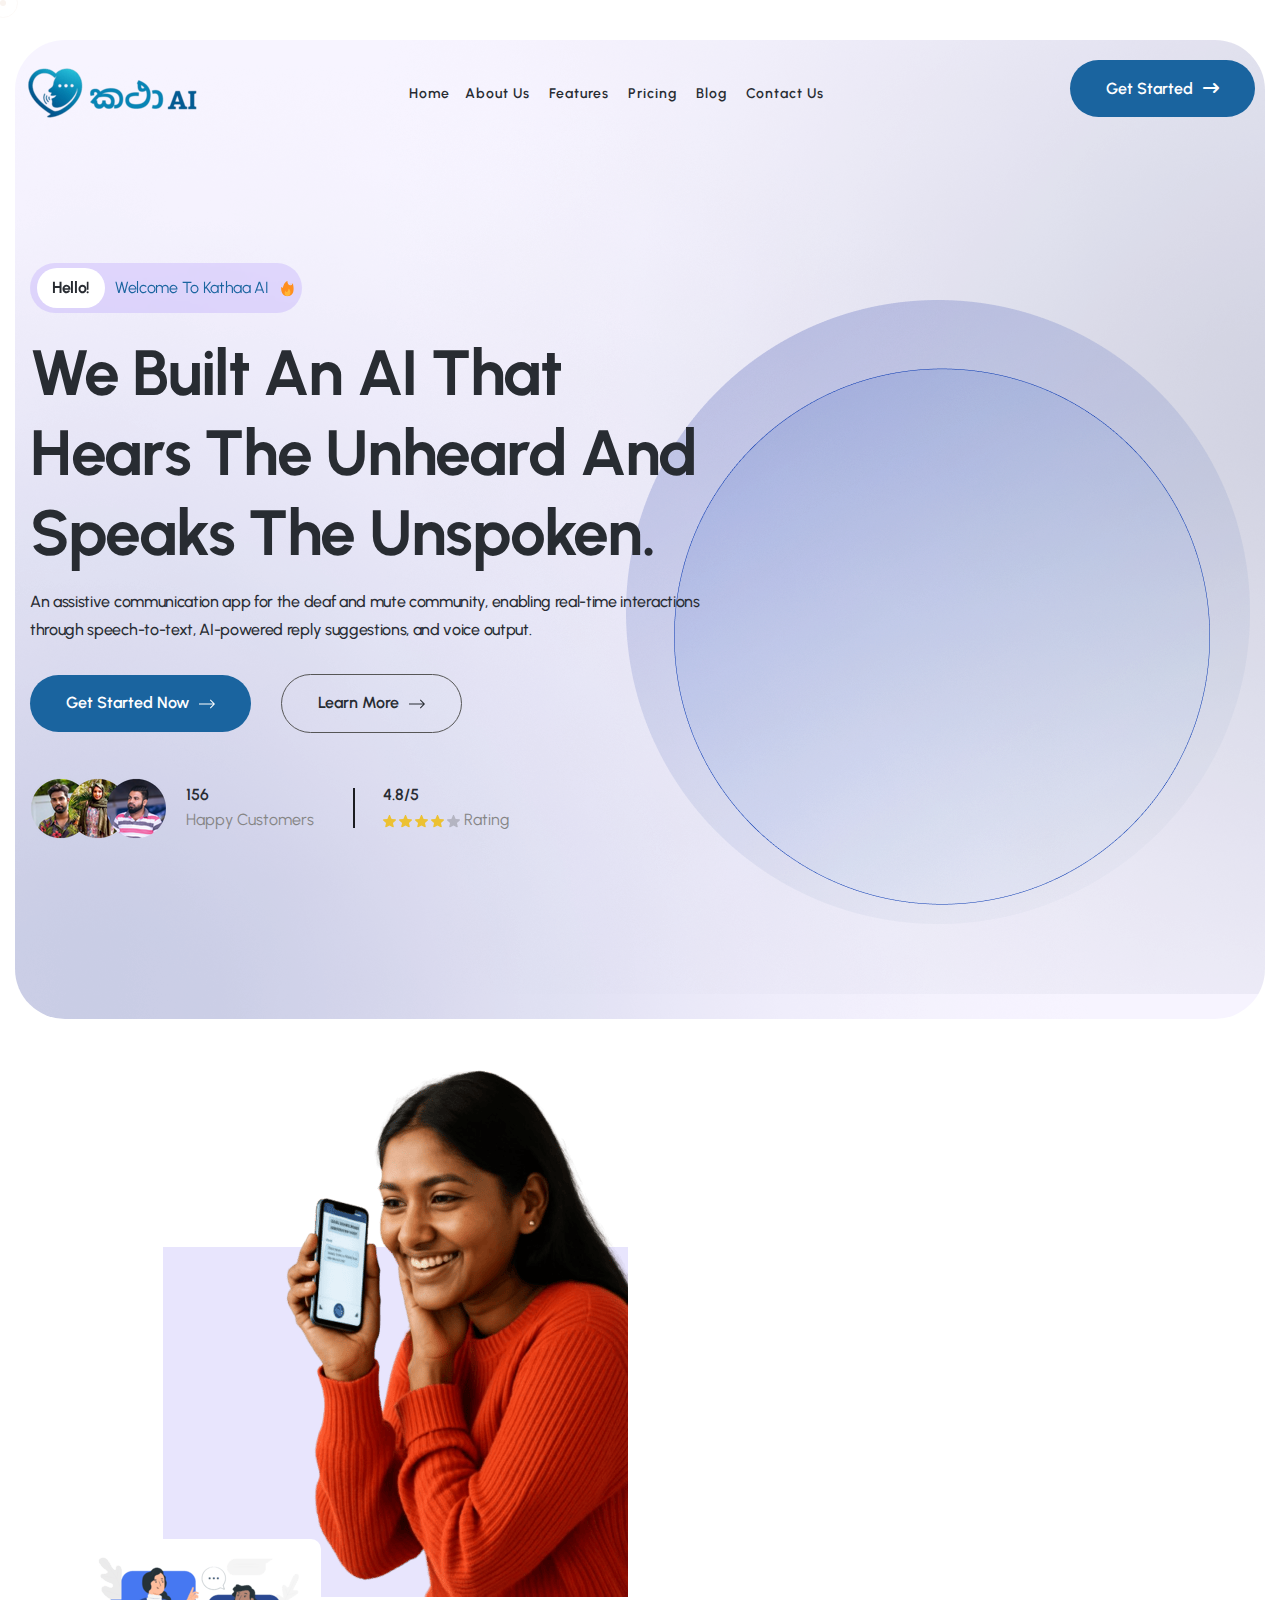
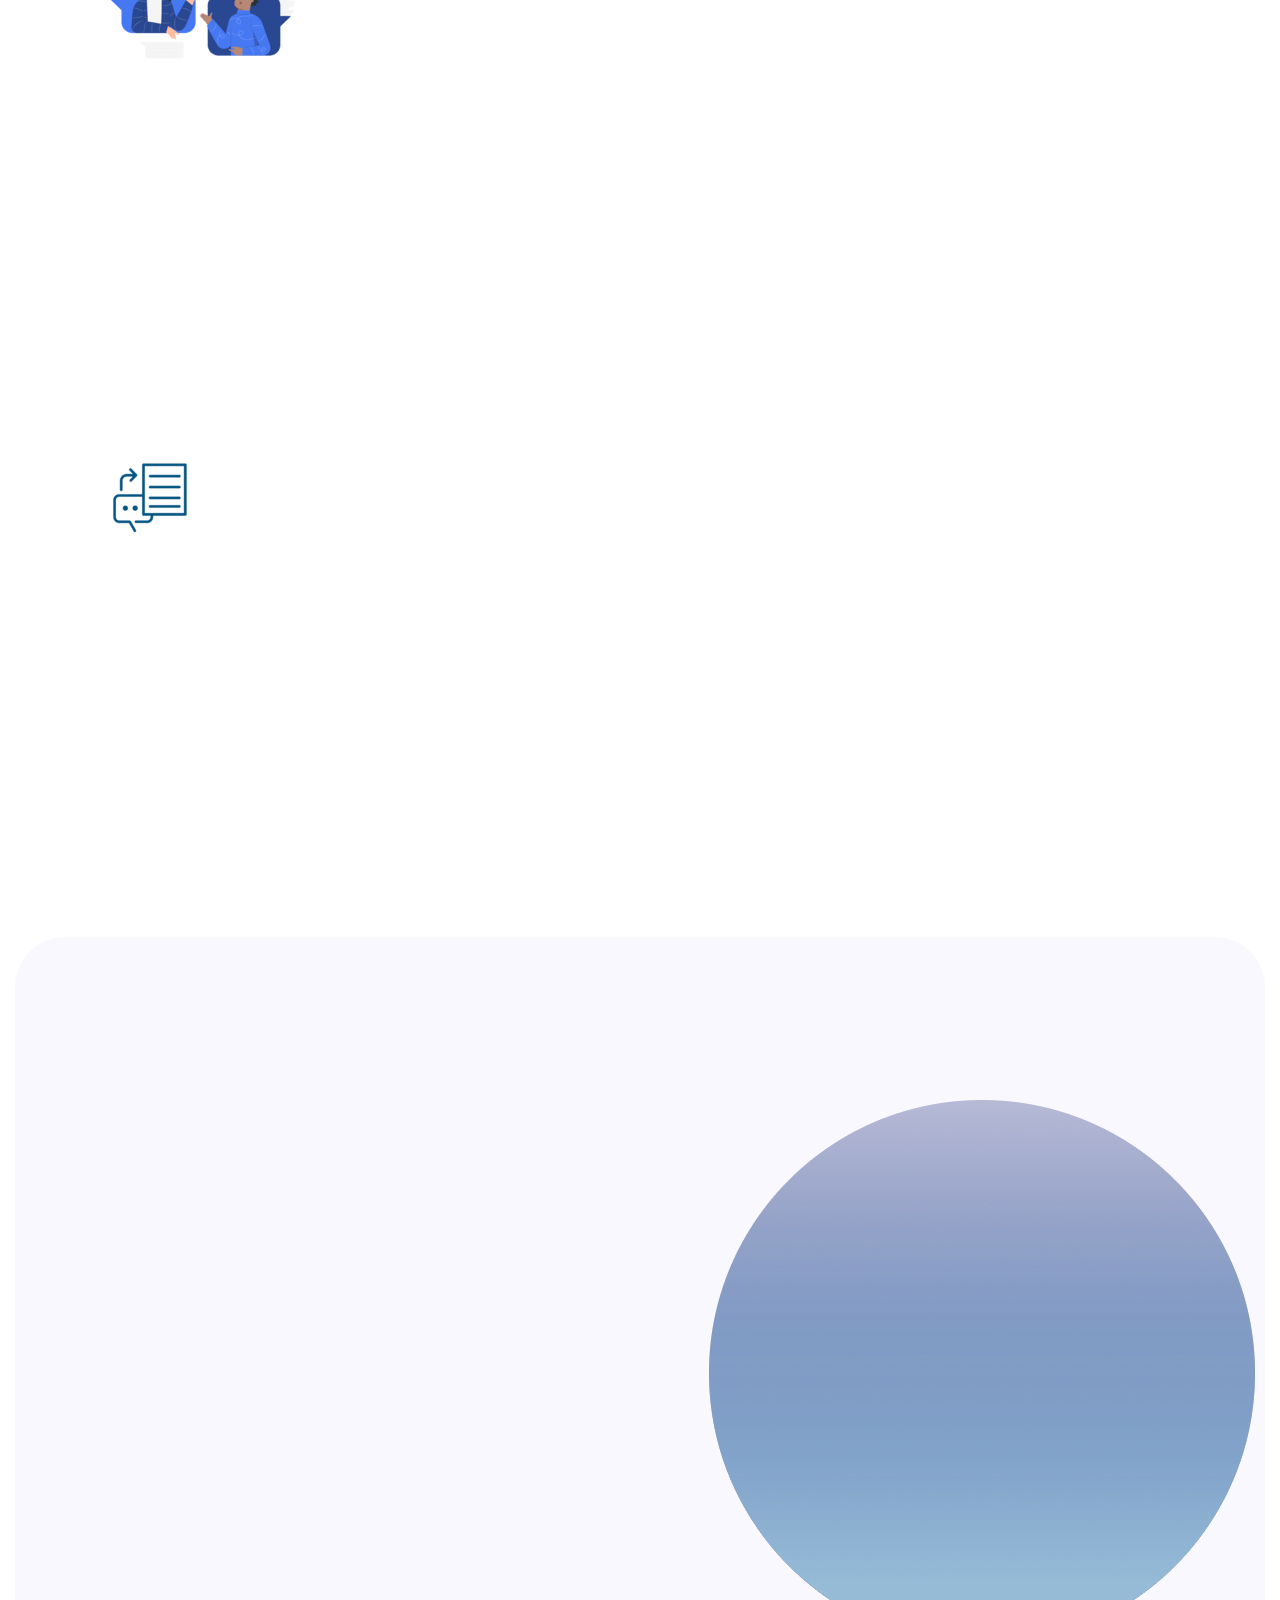
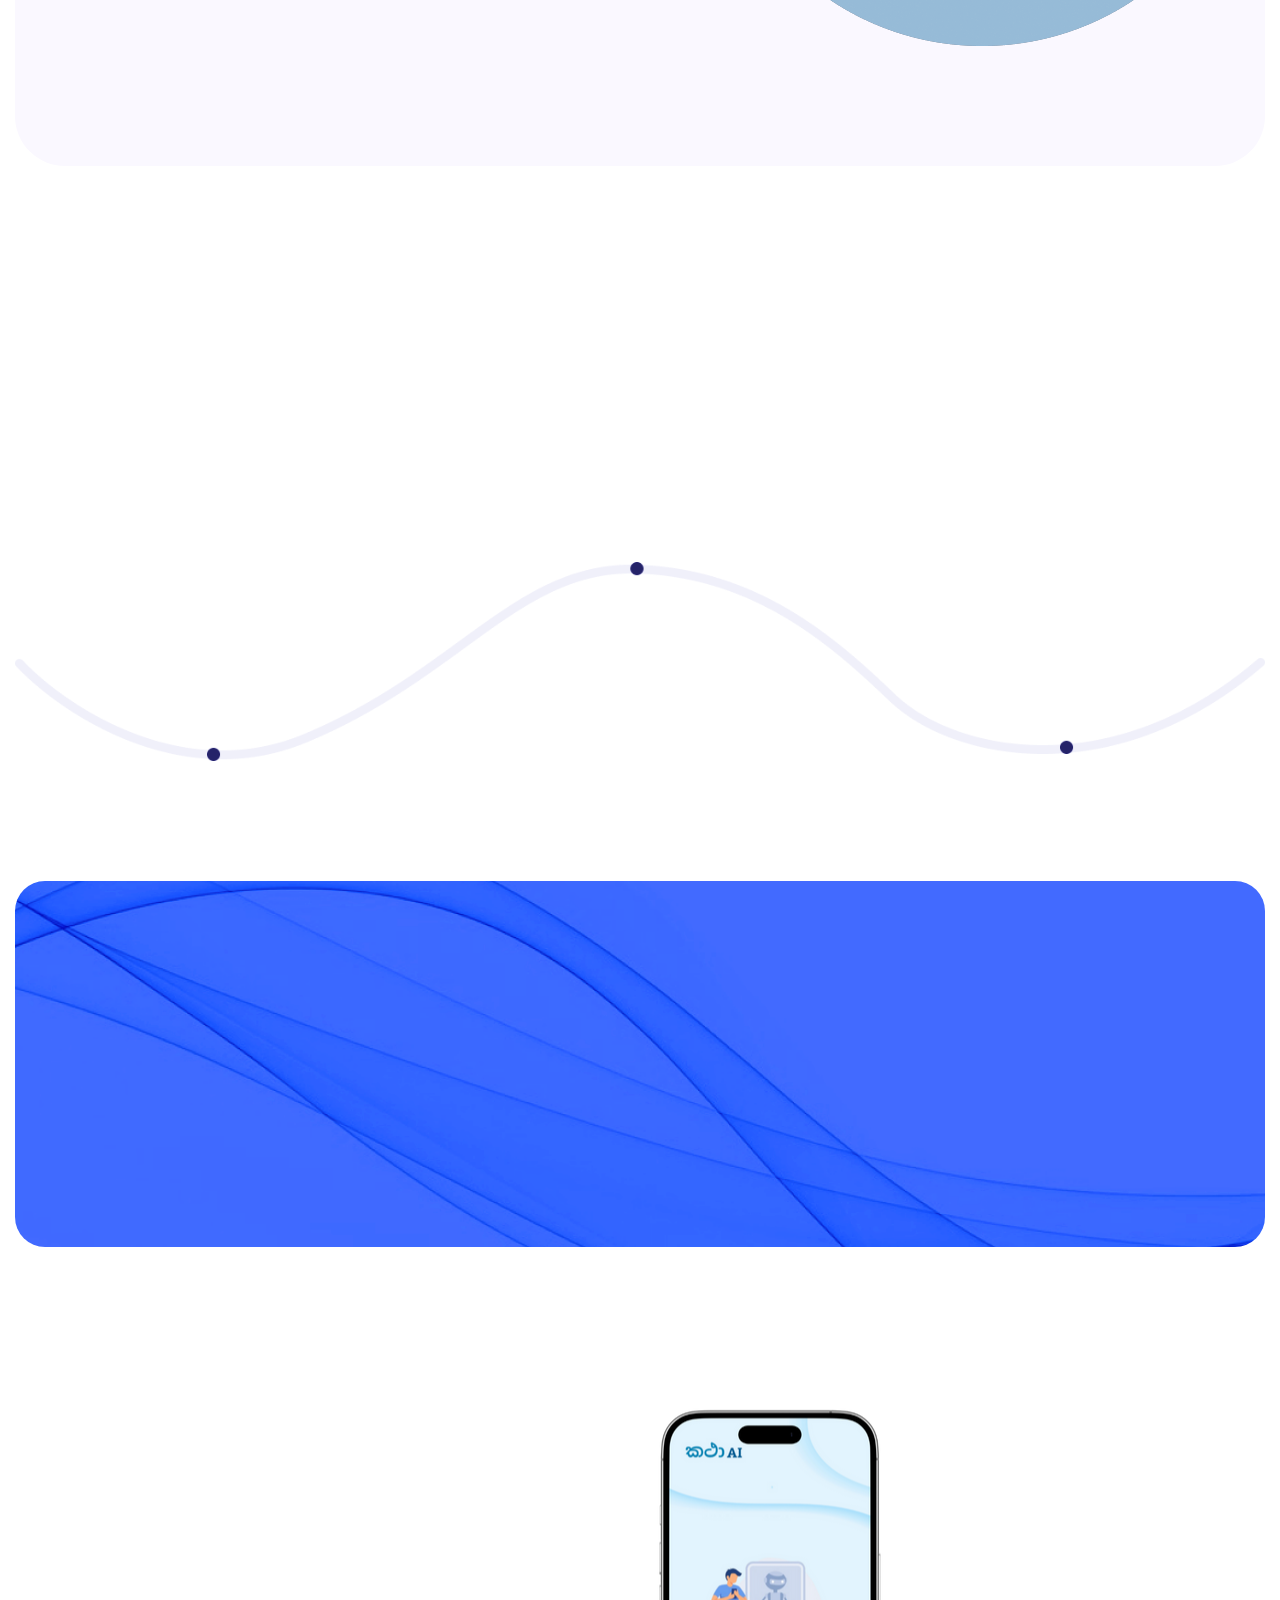
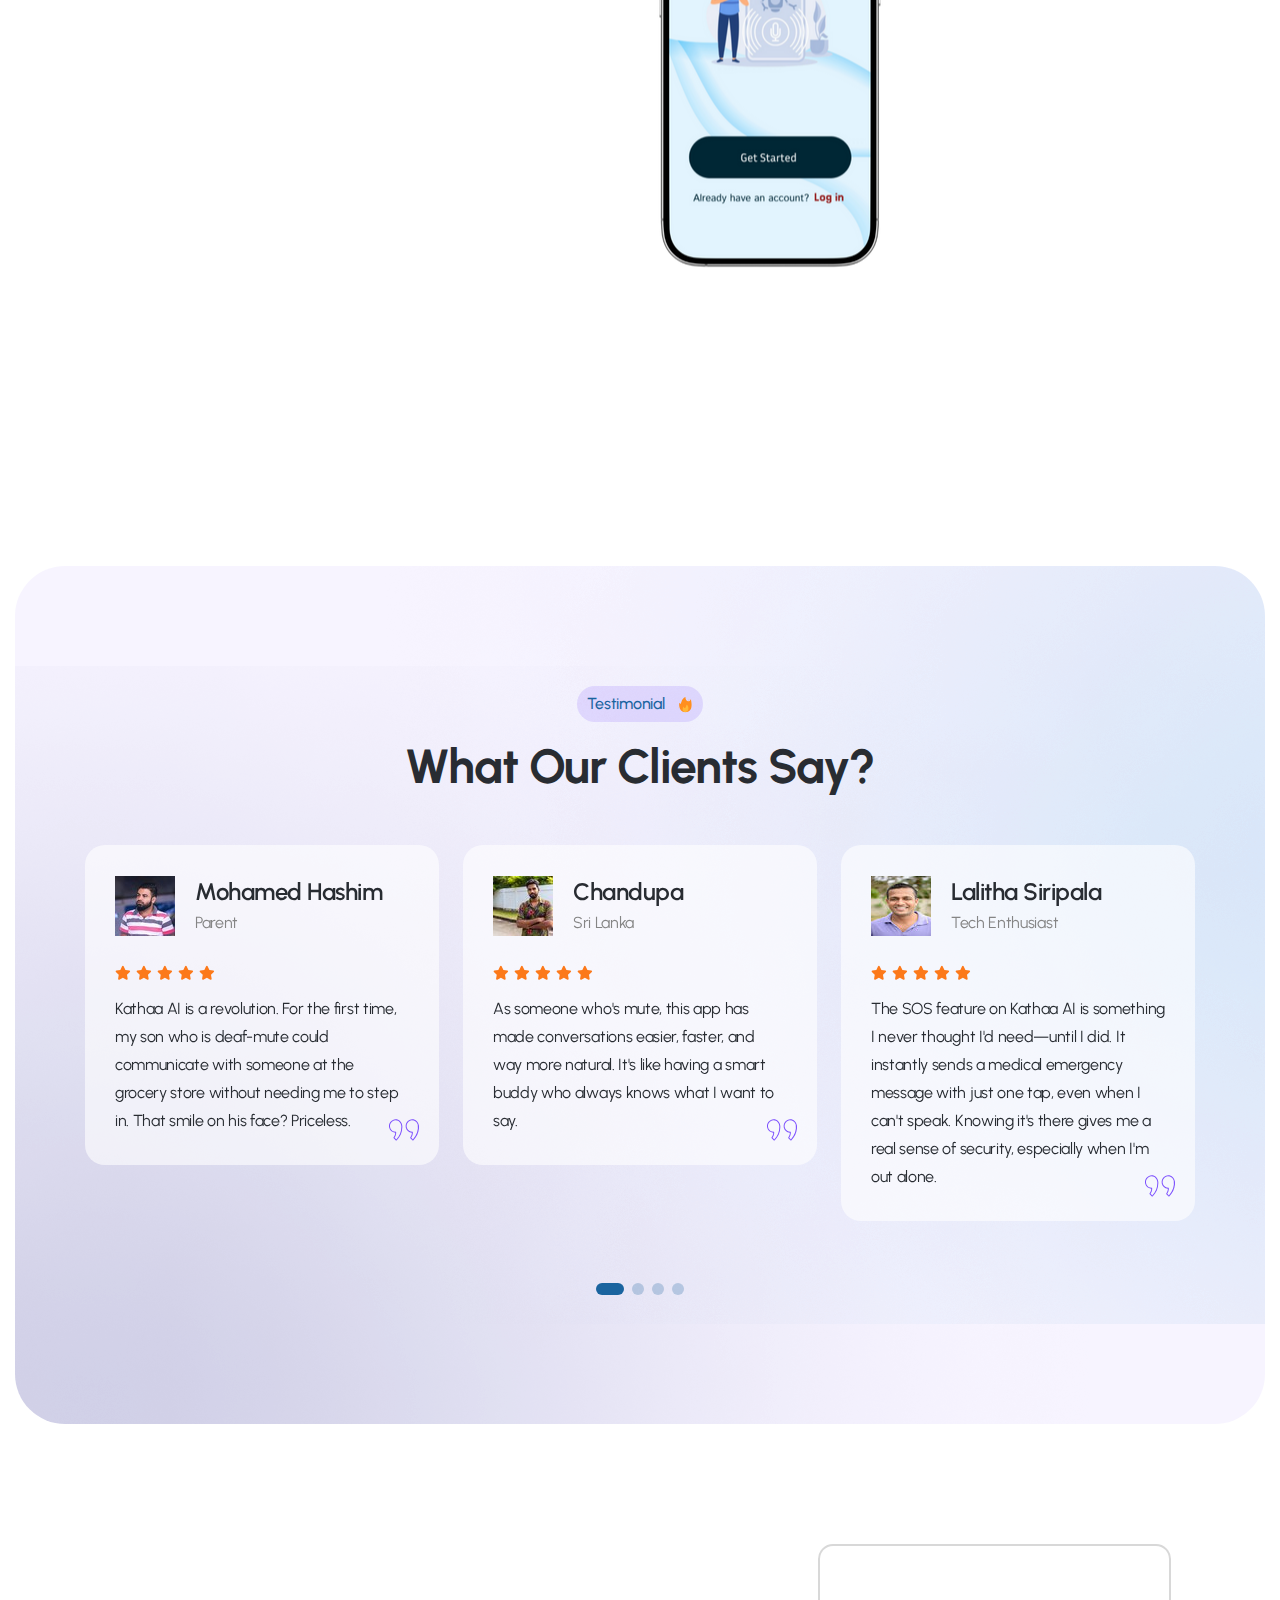
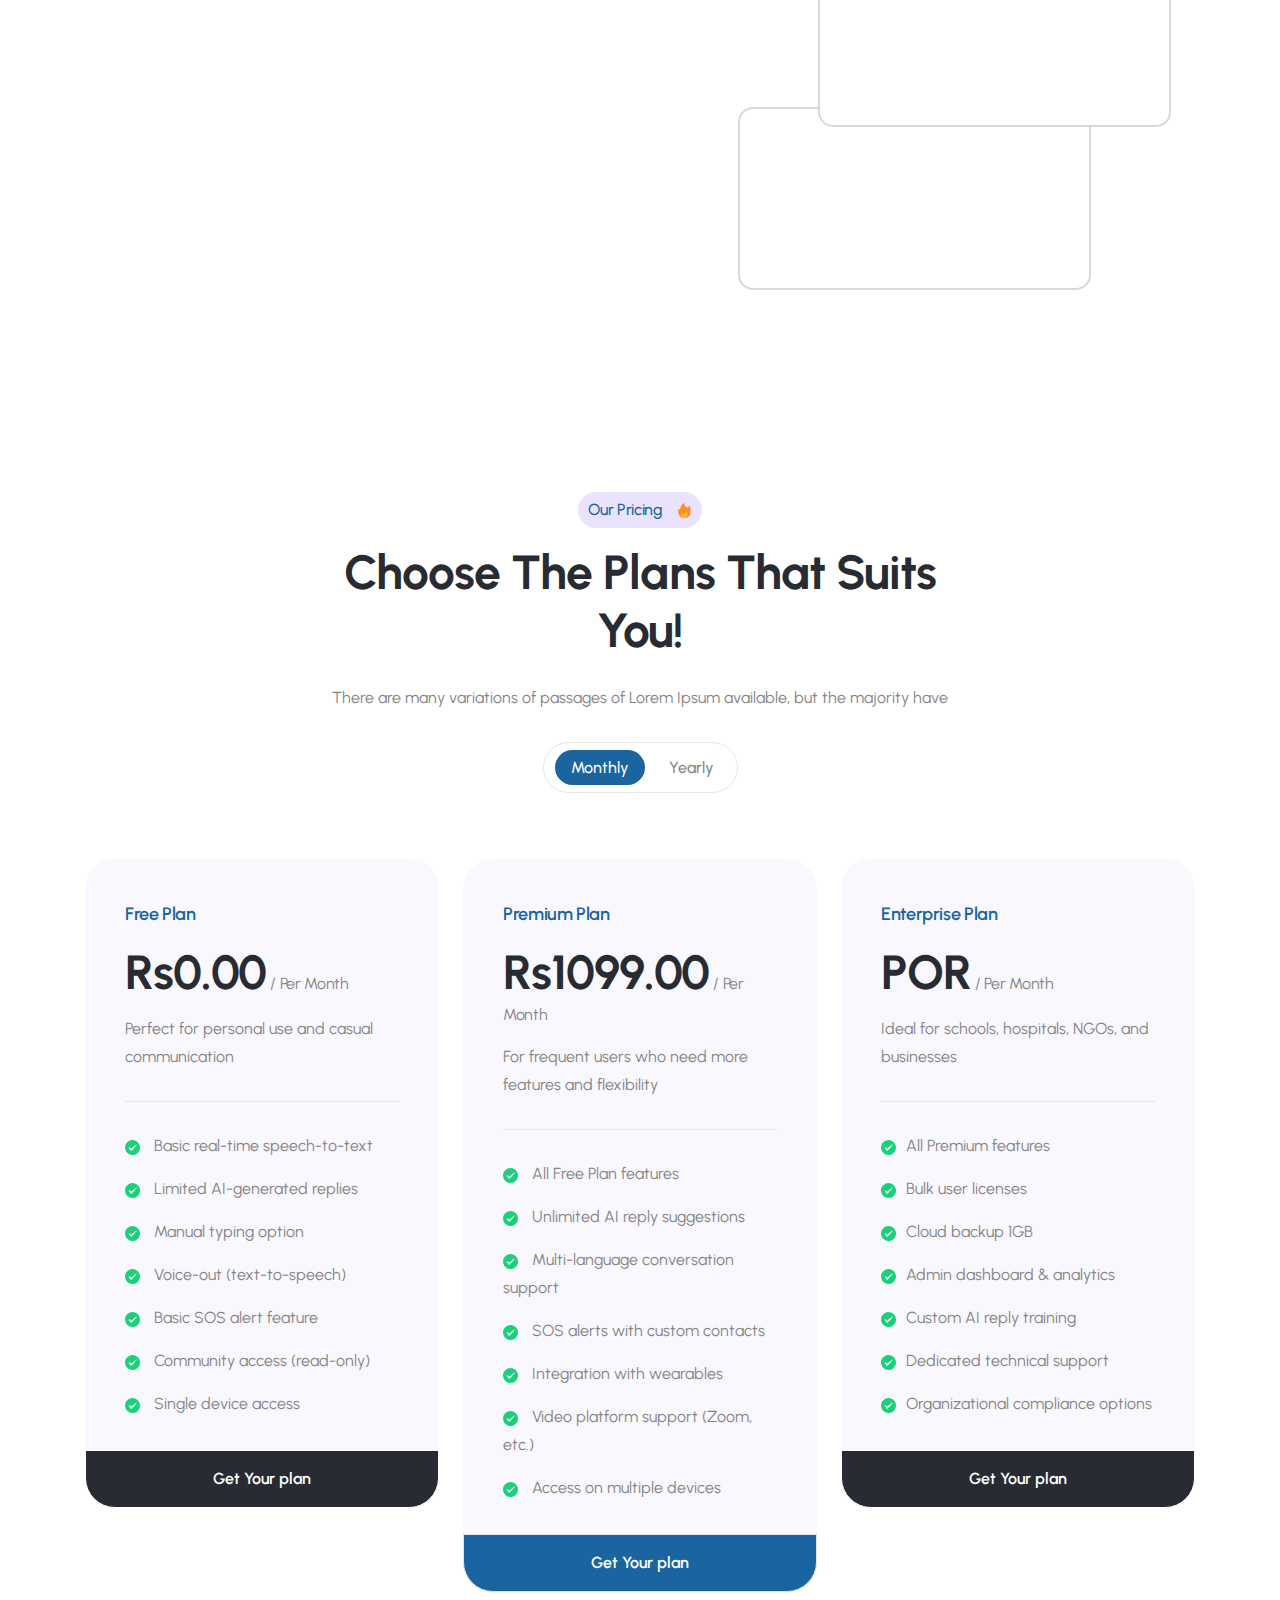
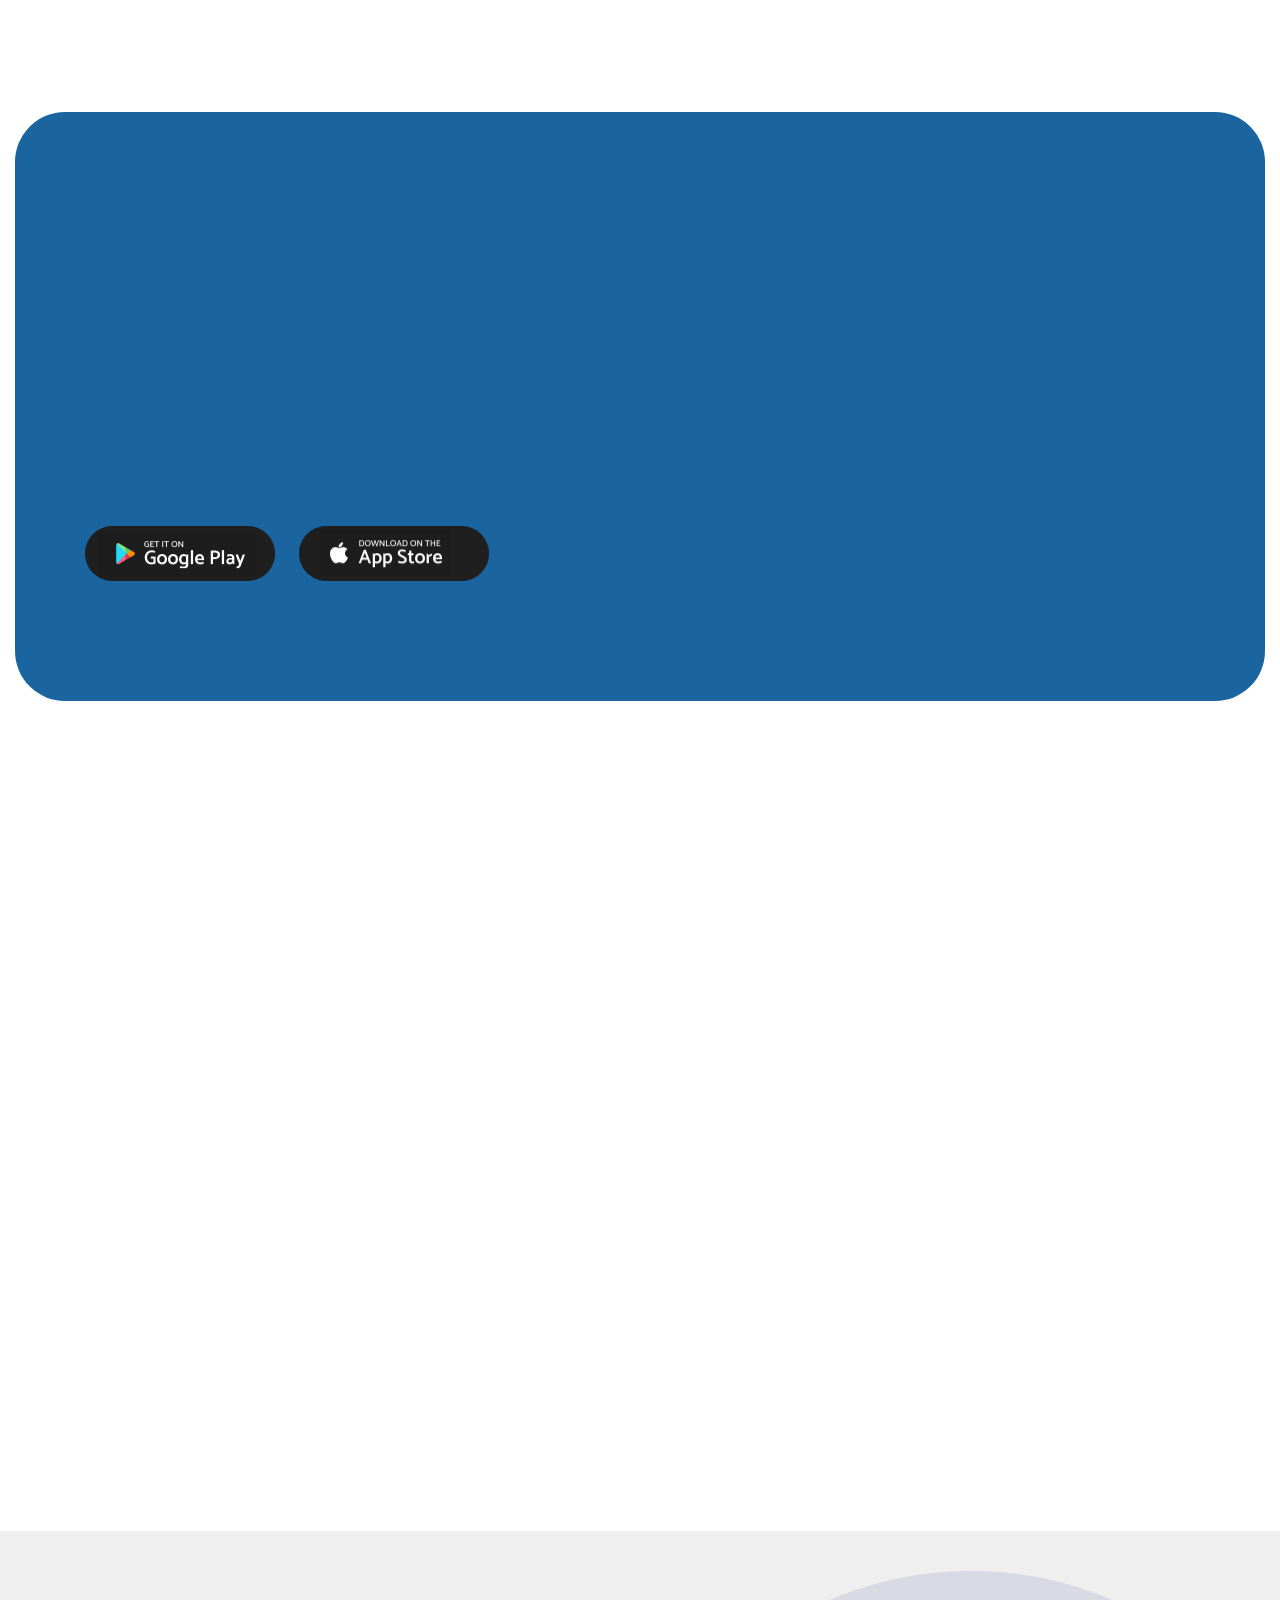
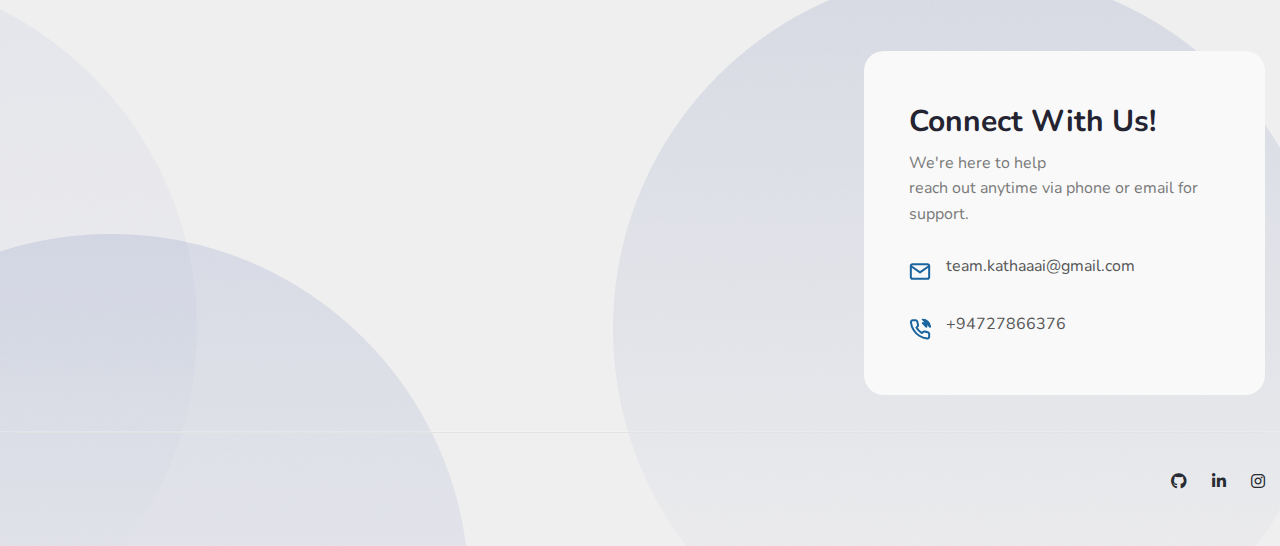
<file: index.html>
<!DOCTYPE html>
<html lang="zxx">
<!--<< Header Area >>-->

<head>
    <!-- ========== Meta Tags ========== -->
    <meta charset="UTF-8">
    <meta http-equiv="X-UA-Compatible" content="IE=edge">
    <meta name="viewport" content="width=device-width, initial-scale=1">
    <!-- ======== Page title ============ -->
    <title>Kathaa AI | Home</title>
    <!--<< Favcion >>-->
    <link rel="shortcut icon" href="assets/images/favicon.png">
    <!--<< Bootstrap min.css >>-->
    <link rel="stylesheet" href="assets/css/bootstrap.min.css">
    <!--<< All Min Css >>-->
    <link rel="stylesheet" href="assets/css/all.min.css">
    <!--<< Animate.css >>-->
    <link rel="stylesheet" href="assets/css/animate.css">
    <!--<< Magnific popup.css >>-->
    <link rel="stylesheet" href="assets/css/magnific-popup.css">
    <!--<< MeanMenu.css >>-->
    <link rel="stylesheet" href="assets/css/meanmenu.css">
    <!--<< Swiper Bundle.css >>-->
    <link rel="stylesheet" href="assets/css/swiper-bundle.min.css">
    <!--<< NiceSelect.css >>-->
    <link rel="stylesheet" href="assets/css/nice-select.css">
    <!--<< Main.css >>-->
    <link rel="stylesheet" href="assets/css/main.css">
</head>

<body>

    <!-- Preloader Start -->
    <div id="preloader" class="preloader">
        <div class="animation-preloader">
            <div class="spinner">
            </div>
            <div class="txt-loading">
                <span data-text-preloader="කථා" class="letters-loading">
                    කථා
                </span>
                <span data-text-preloader="AI" class="letters-loading">
                    AI
                </span>
            </div>
            <p class="text-center">Loading</p>
        </div>
        <div class="loader">
            <div class="row">
                <div class="col-3 loader-section section-left">
                    <div class="bg"></div>
                </div>
                <div class="col-3 loader-section section-left">
                    <div class="bg"></div>
                </div>
                <div class="col-3 loader-section section-right">
                    <div class="bg"></div>
                </div>
                <div class="col-3 loader-section section-right">
                    <div class="bg"></div>
                </div>
            </div>
        </div>
    </div>

    <!-- Mouse Cursor Start -->
    <div class="mouse-cursor cursor-outer"></div>
    <div class="mouse-cursor cursor-inner"></div>

    <!-- Back To Top Start -->
    <button id="back-top" class="back-to-top">
        <i class="fa-solid fa-chevron-up"></i>
    </button>


    <!-- Offcanvas Area Start -->
    <div class="fix-area">
        <div class="offcanvas__info">
            <div class="offcanvas__wrapper">
                <div class="offcanvas__content">
                    <div class="offcanvas__top mb-5 d-flex justify-content-between align-items-center">
                        <div class="offcanvas__logo">
                            <a href="index.html">
                                <img src="assets/images/logo/logo.png" alt="logo-img">
                            </a>
                        </div>
                        <div class="offcanvas__close">
                            <button>
                                <i class="fas fa-times"></i>
                            </button>
                        </div>
                    </div>
                    <p class="text d-none d-xl-block">
                        Nullam dignissim, ante scelerisque the is euismod fermentum odio sem semper the is erat, a
                        feugiat leo urna eget eros. Duis Aenean a imperdiet risus.
                    </p>
                    <div class="mobile-menu fix mb-3"></div>
                    <div class="offcanvas__contact">
                        <h4>Contact Info</h4>
                        <ul>
                            <li class="d-flex align-items-center">
                                <div class="offcanvas__contact-icon">
                                    <i class="fal fa-map-marker-alt"></i>
                                </div>
                                <div class="offcanvas__contact-text">
                                    <a target="_blank" href="#">IIT Business School, 528 R.A. De Mel Mawatha, Colombo
                                        03.</a>
                                </div>
                            </li>
                            <li class="d-flex align-items-center">
                                <div class="offcanvas__contact-icon mr-15">
                                    <i class="fal fa-envelope"></i>
                                </div>
                                <div class="offcanvas__contact-text">
                                    <a href="mailto:team.kathaaai@gmail.com"><span
                                            class="mailto:team.kathaaai@gmail.com">team.kathaaai@gmail.com</span></a>

                                </div>
                            </li>

                            <li class="d-flex align-items-center">
                                <div class="offcanvas__contact-icon mr-15">
                                    <i class="far fa-phone"></i>
                                </div>
                                <div class="offcanvas__contact-text">
                                    <a href="tel:+94727866376">+94727866376</a>
                                </div>
                            </li>
                        </ul>
                        <div class="header-button mt-4">
                            <a href="contact.html" class="theme-btn text-center">
                                <span>Contact us<i class="fa-solid fa-arrow-right-long"></i></span>
                            </a>
                        </div>
                        <div class="social-icon d-flex align-items-center">
                            <a href="#"><i class="fab fa-github"></i></a>
                            <a href="#"><i class="fab fa-instagram"></i></a>
                            <a href="#"><i class="fab fa-linkedin-in"></i></a>
                        </div>
                    </div>
                </div>
            </div>
        </div>
    </div>
    <div class="offcanvas__overlay"></div>

    <!-- Header Section Start -->
    <header class="header-section-1">
        <div id="header-sticky" class="header-1">
            <div class="container">
                <div class="mega-menu-wrapper">
                    <div class="header-main">
                        <div class="header-left">
                            <div class="logo">
                                <a href="index.html" class="header-logo">
                                    <img src="assets/images/logo/logo.png" alt="logo-img">
                                </a>
                            </div>
                        </div>
                        <div class="header-middle">
                            <div class="mean__menu-wrapper">
                                <div class="main-menu">
                                    <nav id="mobile-menu">
                                        <ul>
                                            <li>
                                                <a href="index.html" class="border-none">
                                                    Home
                                                </a>
                                            <li>
                                                <a href="./about.html">About Us</a>
                                            </li>
                                            <li>
                                                <a href="#feature"> Features </a>
                                            </li>
                                            <li>
                                                <a href="#pricing"> Pricing </a>
                                            </li>
                                            <li>
                                                <a href="#blog"> Blog </a>
                                            </li>
                                            <li>
                                                <a href="./contact.html">Contact Us</a>
                                            </li>
                                        </ul>
                                    </nav>
                                </div>
                            </div>
                        </div>
                        <div class="header-right d-flex justify-content-end align-items-center">
                            <!-- <a href="#0" class="search-trigger search-icon"><i class="fal fa-search"></i></a> -->

                            <div class="header-button ms-4">
                                <a href="contact.html" class="theme-btn">
                                    <span>
                                        Get Started
                                        <i class="fa-solid fa-arrow-right-long"></i>
                                    </span>
                                </a>
                            </div>
                            <div class="header__hamburger d-block d-xl-none my-auto">
                                <div class="sidebar__toggle">
                                    <i class="fas fa-bars"></i>
                                </div>
                            </div>
                        </div>
                    </div>
                </div>
            </div>
        </div>
    </header>

    <!-- Search Area Start -->

    <!-- Intro Section S T A R T -->
    <section class="intro-section">
        <div class="intro-container-wrapper style1">
            <div class="container">
                <div class="intro-wrapper style1 fix">
                    <div class="shape1"><img src="assets/images/shape/introShape1_1.png" alt="shape"></div>
                    <div class="shape2"><img src="assets/images/shape/introShape1_2.png" alt="shape"></div>

                    <div class="container">
                        <div class="row">
                            <div class="col-xl-7 order-2 order-xl-1">
                                <div class="intro-content">
                                    <div class="intro-section-title">
                                        <div class="intro-subtitle">
                                            <span>Hello!</span>Welcome To Kathaa AI <img
                                                src="assets/images/icon/fireIcon.svg" alt="icon">
                                        </div>
                                        <h1 class="intro-title wow fadeInUp" data-wow-delay=".2s">We built an AI
                                            that
                                            hears the unheard
                                            and
                                            speaks the unspoken.</h1>
                                        <p class="intro-desc wow fadeInUp" data-wow-delay=".4s">
                                            An assistive communication app for the deaf and mute community,
                                            enabling real-time interactions through speech-to-text,
                                            AI-powered reply suggestions, and voice output.</p>
                                    </div>
                                    <div class="btn-wrapper style1 wow fadeInUp" data-wow-delay=".6s">
                                        <a class="theme-btn" href="contact.html">Get Started Now
                                            <svg xmlns="http://www.w3.org/2000/svg" width="16" height="16"
                                                viewBox="0 0 16 16" fill="none">
                                                <g clip-path="url(#clip0_11_22)">
                                                    <path
                                                        d="M11.6118 3.61182L10.8991 4.32454L14.0706 7.49603H0V8.50398H14.0706L10.8991 11.6754L11.6118 12.3882L16 7.99997L11.6118 3.61182Z"
                                                        fill="white" />
                                                </g>
                                                <defs>
                                                    <clipPath id="clip0_11_22">
                                                        <rect width="16" height="16" fill="white" />
                                                    </clipPath>
                                                </defs>
                                            </svg>

                                        </a>
                                        <a class="theme-btn style2 wow fadeInUp" data-wow-delay=".2s"
                                            href="about.html">Learn More
                                            <svg xmlns="http://www.w3.org/2000/svg" width="16" height="16"
                                                viewBox="0 0 16 16" fill="none">
                                                <g clip-path="url(#clip0_11_27)">
                                                    <path
                                                        d="M11.6118 3.61182L10.8991 4.32454L14.0706 7.49603H0V8.50398H14.0706L10.8991 11.6754L11.6118 12.3882L16 7.99997L11.6118 3.61182Z"
                                                        fill="#282C32" />
                                                </g>
                                                <defs>
                                                    <clipPath id="clip0_11_27">
                                                        <rect width="16" height="16" fill="white" />
                                                    </clipPath>
                                                </defs>
                                            </svg>
                                        </a>
                                    </div>
                                    <div class="fancy-box-wrapper style1">
                                        <div class="fancy-box style1 wow fadeInUp" data-wow-delay=".2s">
                                            <div class="item">
                                                <img src="assets/images/intro/introProfileThumb1_1.png" alt="thumb">
                                            </div>
                                            <div class="item">
                                                <h6>156</h6>
                                                <p>Happy Customers</p>
                                            </div>
                                        </div>
                                        <div class="fancy-box style5 wow fadeInUp" data-wow-delay=".4s">
                                            <h6>4.8/5</h6>
                                            <div class="rating">
                                                <svg xmlns="http://www.w3.org/2000/svg" width="77" height="13"
                                                    viewBox="0 0 77 13" fill="none">
                                                    <g clip-path="url(#clip0_20_34)">
                                                        <path
                                                            d="M12.3738 4.23335L8.62048 3.8926L7.13714 0.419814C7.02762 0.164672 6.77843 0 6.50107 0C6.22371 0 5.97442 0.164672 5.8656 0.419814L4.38226 3.8926L0.62834 4.23335C0.353159 4.25875 0.120139 4.44515 0.0340334 4.70793C-0.0515761 4.9712 0.0274862 5.25997 0.235608 5.4425L3.07282 7.93034L2.23627 11.6148C2.17506 11.8857 2.28022 12.1659 2.505 12.3284C2.62583 12.4162 2.76778 12.46 2.91023 12.46C3.03265 12.46 3.15516 12.4275 3.26458 12.362L6.50107 10.4268L9.73697 12.362C9.97436 12.5038 10.2728 12.4909 10.4971 12.3284C10.7219 12.1659 10.8271 11.8857 10.7659 11.6148L9.92932 7.93034L12.7665 5.4425C12.9746 5.25997 13.0537 4.9718 12.9681 4.70793C12.8825 4.44465 12.649 4.25825 12.3738 4.23335Z"
                                                            fill="#ECC132" />
                                                        <path
                                                            d="M28.3758 4.23335L24.6224 3.8926L23.1391 0.419814C23.0296 0.164672 22.7804 0 22.503 0C22.2257 0 21.9764 0.164672 21.8676 0.419814L20.3842 3.8926L16.6303 4.23335C16.3551 4.25875 16.1221 4.44515 16.036 4.70793C15.9504 4.9712 16.0294 5.25997 16.2376 5.4425L19.0748 7.93034L18.2382 11.6148C18.177 11.8857 18.2822 12.1659 18.507 12.3284C18.6278 12.4162 18.7697 12.46 18.9122 12.46C19.0346 12.46 19.1571 12.4275 19.2665 12.362L22.503 10.4268L25.7389 12.362C25.9763 12.5038 26.2748 12.4909 26.4991 12.3284C26.7239 12.1659 26.829 11.8857 26.7678 11.6148L25.9313 7.93034L28.7685 5.4425C28.9765 5.25997 29.0557 4.9718 28.9701 4.70793C28.8845 4.44465 28.6509 4.25825 28.3758 4.23335Z"
                                                            fill="#ECC132" />
                                                        <path
                                                            d="M44.3777 4.23335L40.6244 3.8926L39.141 0.419814C39.0315 0.164672 38.7823 0 38.505 0C38.2276 0 37.9783 0.164672 37.8695 0.419814L36.3862 3.8926L32.6322 4.23335C32.3571 4.25875 32.124 4.44515 32.0379 4.70793C31.9523 4.9712 32.0314 5.25997 32.2395 5.4425L35.0767 7.93034L34.2402 11.6148C34.179 11.8857 34.2841 12.1659 34.5089 12.3284C34.6297 12.4162 34.7717 12.46 34.9141 12.46C35.0366 12.46 35.1591 12.4275 35.2685 12.362L38.505 10.4268L41.7409 12.362C41.9783 12.5038 42.2768 12.4909 42.501 12.3284C42.7258 12.1659 42.831 11.8857 42.7698 11.6148L41.9332 7.93034L44.7704 5.4425C44.9785 5.25997 45.0576 4.9718 44.972 4.70793C44.8864 4.44465 44.6529 4.25825 44.3777 4.23335Z"
                                                            fill="#ECC132" />
                                                        <path
                                                            d="M60.3797 4.23335L56.6263 3.8926L55.143 0.419814C55.0335 0.164672 54.7843 0 54.5069 0C54.2296 0 53.9803 0.164672 53.8715 0.419814L52.3881 3.8926L48.6342 4.23335C48.359 4.25875 48.126 4.44515 48.0399 4.70793C47.9543 4.9712 48.0333 5.25997 48.2415 5.4425L51.0787 7.93034L50.2421 11.6148C50.1809 11.8857 50.2861 12.1659 50.5109 12.3284C50.6317 12.4162 50.7736 12.46 50.9161 12.46C51.0385 12.46 51.161 12.4275 51.2704 12.362L54.5069 10.4268L57.7428 12.362C57.9802 12.5038 58.2787 12.4909 58.503 12.3284C58.7278 12.1659 58.8329 11.8857 58.7717 11.6148L57.9352 7.93034L60.7724 5.4425C60.9804 5.25997 61.0596 4.9718 60.974 4.70793C60.8884 4.44465 60.6548 4.25825 60.3797 4.23335Z"
                                                            fill="#ECC132" />
                                                        <path opacity="0.3"
                                                            d="M76.3816 4.23335L72.6283 3.8926L71.145 0.419814C71.0354 0.164672 70.7862 0 70.5089 0C70.2315 0 69.9822 0.164672 69.8734 0.419814L68.3901 3.8926L64.6362 4.23335C64.361 4.25875 64.128 4.44515 64.0418 4.70793C63.9562 4.9712 64.0353 5.25997 64.2434 5.4425L67.0806 7.93034L66.2441 11.6148C66.1829 11.8857 66.288 12.1659 66.5128 12.3284C66.6336 12.4162 66.7756 12.46 66.918 12.46C67.0405 12.46 67.163 12.4275 67.2724 12.362L70.5089 10.4268L73.7448 12.362C73.9822 12.5038 74.2807 12.4909 74.505 12.3284C74.7297 12.1659 74.8349 11.8857 74.7737 11.6148L73.9371 7.93034L76.7743 5.4425C76.9824 5.25997 77.0615 4.9718 76.9759 4.70793C76.8903 4.44465 76.6568 4.25825 76.3816 4.23335Z"
                                                            fill="#565656" />
                                                    </g>
                                                    <defs>
                                                        <clipPath id="clip0_20_34">
                                                            <rect width="77.0099" height="12.46" fill="white" />
                                                        </clipPath>
                                                    </defs>
                                                </svg>
                                                Rating
                                            </div>
                                        </div>
                                    </div>
                                </div>
                            </div>
                            <div class="col-xl-5 order-1 order-xl-2">
                                <div class="intro-thumb">
                                    <div class="thumbShape1"><img src="assets/images/shape/introThumbShape1_1.png"
                                            alt="thumbShape"></div>
                                    <div class="thumbShape2"><img src="assets/images/shape/introThumbShape1_2.png"
                                            alt="thumbShape"></div>
                                    <img class="main-thumb img-custom-anim-right wow fadeInUp" data-wow-delay=".4s"
                                        src="assets/images/intro/introThumb1_1.png" alt="thumb">
                                </div>
                            </div>
                        </div>
                    </div>
                </div>
            </div>
        </div>
    </section>

    <!-- Brand Slider Section S T A R T
    <div class="brand-slider-section section-padding fix">
        <div class="brand-slider-container-wrapper style1">
            <div class="container">
                <div class="brand-slider-wrapper style1">
                    <h2 class="single-section-title wow fadeInUp" data-wow-delay=".2s">
                        Millions of clients trust us.
                    </h2>
                    <div class="row">
                        <div class="slider-area brandSliderOne">
                            <div class="swiper gt-slider" id="brandSliderOne"
                                data-slider-options='{"loop": true,"breakpoints":{"0":{"slidesPerView":1},"576":{"slidesPerView":2,"centeredSlides":true},"768":{"slidesPerView":3},"1025":{"slidesPerView":4},"1400":{"slidesPerView":5}}}'>
                                <div class="swiper-wrapper">
                                    <div class="swiper-slide">
                                        <div class="brand-logo">
                                            <img src="assets/images/logo/brandLogo1_1.png" alt="logo">
                                        </div>
                                    </div>
                                    <div class="swiper-slide">
                                        <div class="brand-logo">
                                            <img src="assets/images/logo/brandLogo1_2.png" alt="logo">
                                        </div>
                                    </div>
                                    <div class="swiper-slide">
                                        <div class="brand-logo">
                                            <img src="assets/images/logo/brandLogo1_3.png" alt="logo">
                                        </div>
                                    </div>
                                    <div class="swiper-slide">
                                        <div class="brand-logo">
                                            <img src="assets/images/logo/brandLogo1_4.png" alt="logo">
                                        </div>
                                    </div>
                                    <div class="swiper-slide">
                                        <div class="brand-logo">
                                            <img src="assets/images/logo/brandLogo1_5.png" alt="logo">
                                        </div>
                                    </div>
                                    <div class="swiper-slide">
                                        <div class="brand-logo">
                                            <img src="assets/images/logo/brandLogo1_3.png" alt="logo">
                                        </div>
                                    </div>
                                </div>
                            </div>
                        </div>
                    </div>
                </div>
            </div>
        </div>
    </div>
-->

    <!-- About Us Section S T A R T -->
    <section class="about-section fix mt-5" id="about"></section>
    <div class="about-container-wrapper style1">
        <div class="container">
            <div class="about-wrapper style1">
                <div class="row gy-5 gx-60">
                    <div class="col-xl-6">
                        <div class="about-thumb">
                            <div class="bg"></div>
                            <div class="thumbShape2 d-none d-xxl-block cir36"><img
                                    src="assets/images/shape/aboutThumbShape1_2.png" alt="shape"></div>
                            <div class="thumbShape3 d-none d-xxl-block cir36 float-bob-y"><img
                                    src="assets/images/shape/aboutThumbShape1_3.png" alt="shape"></div>
                            <div class="thumbShape4 d-none d-xxl-block cir36"><img
                                    src="assets/images/shape/aboutThumbShape1_4.png" alt="shape"></div>
                            <div class="main-thumb">
                                <img src="assets/images/about/aboutThumb1_1.png" alt="thumb">
                            </div>
                            <div class="absolute-thumb float-bob-x">
                                <img src="assets/images/about/aboutThumb1_2.png" alt="thumb">
                            </div>

                        </div>
                    </div>
                    <div class="col-xl-6">
                        <div class="about-content">
                            <div class="section-title">
                                <div class="subtitle wow fadeInUp" data-wow-delay=".2s">
                                    About Our App <img src="assets/images/icon/fireIcon.svg" alt="icon">
                                </div>
                                <h2 class="title wow fadeInUp" data-wow-delay=".4s">Built to Break Barriers.
                                    Designed to Connect.
                                </h2>
                                <p class="section-desc wow fadeInUp" data-wow-delay=".6s">Our purpose is to break
                                    down the barriers that isolate deaf and mute individuals from everyday life.
                                    We're creating a future where communication is natural, inclusive, and
                                    empowering for all.Built with empathy and driven by impact, Kathaa AI is more
                                    than an app — it's a movement for connection, understanding, and equality.


                                </p>
                            </div>
                            <ul class="checklist style1 wow fadeInUp" data-wow-delay=".2s">
                                <li><img src="assets/images/icon/checkmarkIcon.svg" alt="icon">AI-Powered &
                                    Seamless : Smart, intuitive communication.
                                </li>
                                <li><img src="assets/images/icon/checkmarkIcon.svg" alt="icon">Real-Time Interaction
                                    : Connect instantly, wherever you are.

                                </li>
                                <li><img src="assets/images/icon/checkmarkIcon.svg" alt="icon">Mission-Driven :
                                    Empowering and uniting communities.

                                </li>
                            </ul>
                            <a class="theme-btn wow fadeInUp" data-wow-delay=".2s" href="about.html">Discover More
                                <svg xmlns="http://www.w3.org/2000/svg" width="16" height="16" viewBox="0 0 16 16"
                                    fill="none">
                                    <g clip-path="url(#clip0_18_41)">
                                        <path
                                            d="M11.6118 3.61182L10.8991 4.32454L14.0706 7.49603H0V8.50398H14.0706L10.8991 11.6754L11.6118 12.3882L16 7.99997L11.6118 3.61182Z"
                                            fill="white" />
                                    </g>
                                    <defs>
                                        <clipPath id="clip0_18_41">
                                            <rect width="16" height="16" fill="white" />
                                        </clipPath>
                                    </defs>
                                </svg>
                            </a>
                        </div>
                    </div>
                </div>
            </div>
        </div>
    </div>
    </section>

    <!-- Wcu Section S T A R T -->
    <section class="wcu-section section-padding fix" id="feature">
        <div class="wcu-container-wrapper style1">
            <div class="container">
                <div class="section-title text-center mxw-685 mx-auto wow fadeInUp" data-wow-delay=".2s">
                    <div class="subtitle">
                        Key Features<img src="assets/images/icon/fireIcon.svg" alt="icon">
                    </div>
                    <h2 class="title">Smart Features That Make Conversations Effortless</h2>
                </div>
                <div class="wcu-wrapper style1">
                    <div class="row gy-5 d-flex justify-content-center">
                        <div class="col-xl-4 d-flex justify-content-center">
                            <div class="wcu-content">
                                <div class="fancy-box style2">
                                    <div class="icon"><img src="assets/images/icon/icon/Sppech to Text.png" alt="icon">
                                    </div>
                                    <div class="content wow fadeInUp" data-wow-delay=".2s">
                                        <h4>Speech-to-Text</h4>
                                        <p class="text">Instantly turns spoken words into live readable text</p>
                                    </div>
                                </div>
                                <div class="fancy-box style2 wow fadeInUp" data-wow-delay=".4s">
                                    <div class="icon"><img src="assets/images/icon/icon/Customizable Suggestions.png"
                                            alt="icon"></div>
                                    <div class="content">
                                        <h4>Custom responses
                                        </h4>
                                        <p class="text">Select, regenerate with keywords, or type manually</p>
                                    </div>
                                </div>
                                <div class="fancy-box style2 wow fadeInUp" data-wow-delay=".6s">
                                    <div class="icon"><img src="assets/images/icon/icon/Community Space.png" alt="icon">
                                    </div>
                                    <div class="content">
                                        <h4>Community Space</h4>
                                        <p class="text">Connect, chat, and share text posts with other users.
                                        </p>
                                    </div>
                                </div>
                            </div>
                        </div>
                        <div class="col-xl-4 d-flex justify-content-center">
                            <div class="wcu-thumb wow fadeInUp" data-wow-delay=".2s">
                                <div class="main-thumb wow bounceInUp" data-wow-delay=".6s"><img
                                        src="assets/images/wcu/wcuThumb1_1.png" alt="thumb"></div>
                                <div class="shape"><img src="assets/images/shape/wcuThumbShape1_1.png" alt="shape">
                                </div>
                            </div>
                        </div>
                        <div class="col-xl-4 d-flex justify-content-center justify-content-xl-end">
                            <div class="wcu-content">
                                <div class="fancy-box style2 wow fadeInUp" data-wow-delay=".2s">
                                    <div class="icon"><img src="assets/images/icon/icon/AI Response Suggestions.png"
                                            alt="icon"></div>
                                    <div class="content">
                                        <h4>AI Responses</h4>
                                        <p class="text">Quick smart replies for<br>real-time chat.</p>
                                    </div>
                                </div>
                                <div class="fancy-box style2 wow fadeInUp" data-wow-delay=".4s">
                                    <div class="icon"><img src="assets/images/icon/icon/Text to speech.png" alt="icon">
                                    </div>
                                    <div class="content">
                                        <h4>Text-to-Voice</h4>
                                        <p class="text">Converts your text into clear, natural-sounding speech.</p>
                                    </div>
                                </div>
                                <div class="fancy-box style2 wow fadeInUp" data-wow-delay=".6s">
                                    <div class="icon"><img src="assets/images/icon/icon/Emergency SOS.png" alt="icon">
                                    </div>
                                    <div class="content">
                                        <h4>Emergency SOS </h4>
                                        <p class="text">Sends location and alert to contacts instantly.</p>
                                    </div>
                                </div>
                            </div>
                        </div>
                    </div>
                </div>
            </div>
        </div>
    </section>


    <!-- Advantage Section S T A R T -->
    <section class="advantage-section fix">
        <div class="advantage-container-wrapper style1">
            <div class="container">
                <div class="advantage-wrapper style1 section-padding">
                    <div class="container">
                        <div class="row gy-5 d-flex align-items-center">
                            <div class="col-xl-6 order-2 order-xl-1">
                                <div class="advantage-content">
                                    <div class="section-title wow fadeInUp" data-wow-delay=".2s">
                                        <div class="subtitle">
                                            More Features <img src="assets/images/icon/fireIcon.svg" alt="icon">
                                        </div>
                                        <h2 class="title">Additional Features <br>of කථා AI</h2>
                                        <p class="section-desc">There are many ways Kathaa AI enhances communication and
                                            accessibility for all users. With intelligent features and thoughtful
                                            design, it's more than just an app it's your smart companion.</p>
                                    </div>
                                    <div class="checklist-wrapper style1 wow fadeInUp" data-wow-delay=".4s">
                                        <ul class="checklist style1">
                                            <li><img src="assets/images/icon/checkmarkIcon.svg" alt="icon">"Get to Know
                                                You" Quiz
                                            </li>
                                            <li><img src="assets/images/icon/checkmarkIcon.svg" alt="icon">Smart
                                                Notifications
                                            </li>
                                        </ul>
                                        <ul class="checklist style1">
                                            <li><img src="assets/images/icon/checkmarkIcon.svg"
                                                    alt="icon">Multi-language Support</li>
                                            <li><img src="assets/images/icon/checkmarkIcon.svg" alt="icon">Customizable
                                                Interface</li>
                                        </ul>
                                    </div>
                                    <a class="theme-btn wow fadeInUp" data-wow-delay=".6s" href="#app"> Download
                                        App
                                        <svg xmlns="http://www.w3.org/2000/svg" width="16" height="16"
                                            viewBox="0 0 16 16" fill="none">
                                            <g clip-path="url(#clip0_43_54)">
                                                <path
                                                    d="M11.6118 3.61182L10.8991 4.32454L14.0706 7.49603H0V8.50398H14.0706L10.8991 11.6754L11.6118 12.3882L16 7.99997L11.6118 3.61182Z"
                                                    fill="white" />
                                            </g>
                                            <defs>
                                                <clipPath id="clip0_43_54">
                                                    <rect width="16" height="16" fill="white" />
                                                </clipPath>
                                            </defs>
                                        </svg>
                                    </a>
                                </div>
                            </div>
                            <div class="col-xl-6 order-1 order-xl-2">
                                <div class="advantage-thumb">
                                    <div class="thumb1 img-custom-anim-top wow fadeInDown" data-wow-delay=".8s"
                                        data-tilt data-tilt-max="10"><img
                                            src="assets/images/advantage/advantageThumb1_1.png" alt="thumb"></div>
                                    <div class="thumb2 img-custom-anim-right wow fadeInRight" data-wow-delay=".4s"
                                        data-tilt data-tilt-max="15"><img
                                            src="assets/images/advantage/advantageThumb1_2.png" alt="thumb"></div>
                                    <div class="shape1"><img src="assets/images/shape/advanceThumbShape1_1.png"
                                            alt="shape"></div>
                                </div>
                            </div>
                        </div>
                    </div>
                </div>
            </div>
        </div>
    </section>


    <!-- Work Process Section S T A R T -->
    <section class="work-process-section section-padding fix">
        <div class="work-process-container-wrapper style1">
            <div class="container">
                <div class="section-title text-center mxw-565 mx-auto">
                    <div class="subtitle wow fadeInUp" data-wow-delay=".2s">
                        How It Works <img src="assets/images/icon/fireIcon.svg" alt="icon">
                    </div>
                    <h2 class="title wow fadeInUp" data-wow-delay=".4s">Effortless communication in just three simple
                        steps.</h2>
                </div>
                <div class="work-process-wrapper style1">
                    <div class="shape"><img src="assets/images/shape/workProcessShape1_1.png" alt="shape"></div>
                    <div class="row">
                        <div class="col-xl-4">
                            <div class="work-process-box style1 wow fadeInUp" data-wow-delay=".2s">
                                <div class="step">STEP - 01</div>
                                <div class="title">Listen & Transcribe</div>
                                <div class="text"> Kathaa AI turns nearby speech into real-time on-screen text.</div>
                            </div>
                        </div>
                        <div class="col-xl-4">
                            <div class="work-process-box style1 child2 wow fadeInUp" data-wow-delay=".4s">
                                <div class="step">STEP - 02</div>
                                <div class="title">Choose or Generate a Reply</div>
                                <div class="text"> Pick a suggestion, type to generate, or write your own.</div>
                            </div>
                        </div>
                        <div class="col-xl-4">
                            <div class="work-process-box style1 wow fadeInUp" data-wow-delay=".6s">
                                <div class="step">STEP - 03</div>
                                <div class="title">Let කථා AI Speak for You</div>
                                <div class="text">The app speaks your message aloud for communication.
                                </div>
                            </div>
                        </div>
                    </div>
                </div>
            </div>
        </div>
    </section>

    <!-- Counter Section S T A R T -->
    <div class="counter-section fix">
        <div class="counter-container-wrapper style1">
            <div class="container">
                <div class="counter-wrapper style1 section-padding"
                    data-bg-src="assets/images/shape/counterShape1_1.png">
                    <div class="shape"></div>
                    <div class="container">
                        <div class="row gy-5">
                            <div class="col-xl-3 col-md-6 d-flex justify-content-center">
                                <div class="counter-box style1 wow fadeInUp" data-wow-delay=".2s">
                                    <div class="counter">
                                        <span class="counter-number">150</span> <span class="plus">+</span>
                                    </div>
                                    <p class="text">People use Kathaa AI daily</p>
                                </div>
                            </div>
                            <div class="col-xl-3 col-md-6 d-flex justify-content-center">
                                <div class="counter-box style1 wow fadeInUp" data-wow-delay=".4s">
                                    <div class="counter">
                                        <span class="counter-number">80</span> <span class="plus">+</span>
                                    </div>
                                    <p class="text">downloads across all devices</p>
                                </div>
                            </div>
                            <div class="col-xl-3 col-md-6 d-flex justify-content-center">
                                <div class="counter-box style1 wow fadeInUp" data-wow-delay=".6s">
                                    <div class="counter">
                                        <span class="counter-number">200</span> <span class="plus">k</span>
                                    </div>
                                    <p class="text">messages smartly converted
                                    </p>
                                </div>
                            </div>
                            <div class="col-xl-3 col-md-6 d-flex justify-content-center">
                                <div class="counter-box style1 wow fadeInUp" data-wow-delay=".8s">
                                    <div class="counter">
                                        <span class="counter-number">98</span> <span class="plus">%</span>
                                    </div>
                                    <p class="text">User satisfaction rate</p>
                                </div>
                            </div>
                        </div>
                    </div>
                </div>
            </div>
        </div>
    </div>

    <!-- Faq Section S T A R T -->
    <section class="faq-section section-padding fix">
        <div class="container">
            <div class="faq-wrapper style1">
                <div class="row gy-5 gy-xl-0 gx-60 d-flex align-items-start">
                    <div class="col-xl-6">
                        <div class="faq-content style1">
                            <div class="section-title">
                                <div class="subtitle wow fadeInUp" data-wow-delay=".2s">
                                    FAQs <img src="assets/images/icon/fireIcon.svg" alt="icon">
                                </div>
                                <h2 class="title wow fadeInUp" data-wow-delay=".4s">Frequently Ask Questions</h2>
                                <p class="section-desc wow fadeInUp" data-wow-delay=".6s">Find quick answers to common
                                    questions about how කථා AI (Kathaa AI) helps you connect, communicate, and stay
                                    safe.</p>
                            </div>
                            <div class="faq-accordion">
                                <div class="accordion" id="accordion">
                                    <div class="accordion-item mb-3 wow fadeInUp" data-wow-delay=".3s">
                                        <h5 class="accordion-header">
                                            <button class="accordion-button collapsed" type="button"
                                                data-bs-toggle="collapse" data-bs-target="#faq1" aria-expanded="true"
                                                aria-controls="faq1">
                                                Is it free to use?
                                            </button>
                                        </h5>
                                        <div id="faq1" class="accordion-collapse collapse" data-bs-parent="#accordion">
                                            <div class="accordion-body">
                                                We offer a free version with essential features. A premium plan with
                                                advanced tools, personalized settings, and extra support will also be
                                                available for those who want more.

                                            </div>
                                        </div>
                                    </div>
                                    <div class="accordion-item mb-3 wow fadeInUp" data-wow-delay=".5s">
                                        <h5 class="accordion-header">
                                            <button class="accordion-button collapsed" type="button"
                                                data-bs-toggle="collapse" data-bs-target="#faq2" aria-expanded="false"
                                                aria-controls="faq2">
                                                Does කථා AI (Kathaa AI) support emergencies?
                                            </button>
                                        </h5>
                                        <div id="faq2" class="accordion-collapse collapse" data-bs-parent="#accordion">
                                            <div class="accordion-body">
                                                Yes. Kathaa AI includes an SOS feature that lets users send emergency
                                                alerts quickly and contact pre-saved numbers in seconds because safety
                                                is priority.

                                            </div>
                                        </div>
                                    </div>
                                    <div class="accordion-item mb-3 wow fadeInUp" data-wow-delay=".7s">
                                        <h5 class="accordion-header">
                                            <button class="accordion-button" type="button" data-bs-toggle="collapse"
                                                data-bs-target="#faq3" aria-expanded="false" aria-controls="faq3">
                                                Is it only for Sri Lanka?
                                            </button>
                                        </h5>
                                        <div id="faq3" class="accordion-collapse show" data-bs-parent="#accordion">
                                            <div class="accordion-body">
                                                We're starting with Sri Lanka, building the app with local languages and
                                                experiences in mind. But yes, we're planning to expand worldwide soon.

                                            </div>
                                        </div>
                                    </div>
                                </div>
                            </div>
                        </div>
                    </div>
                    <div class="col-xl-6">
                        <div class="faq-thumb">
                            <img class="main-thumb  wow fadeInUp" data-wow-delay=".2s"
                                src="assets/images/faq/faqThumb1_2.png" alt="thumb">
                            <div class="absolute-thumb float-bob-x">
                                <img src="assets/images/faq/faqThumb1_1.png" alt="thumb">
                            </div>
                        </div>
                    </div>
                </div>
            </div>
        </div>
    </section>

    <!-- Testimonial Section S T A R T -->
    <section class="testimonial-section">
        <div class="testimonial-container-wrapper style1">
            <div class="container">
                <div class="testimonial-wrapper style1 section-padding fix">
                    <div class="shape1"><img src="assets/images/shape/testimonialShape1_1.png" alt="shape"></div>
                    <div class="shape2"><img src="assets/images/shape/testimonialShape1_2.png" alt="shape"></div>
                    <div class="container">
                        <div class="section-title text-center mxw-685 mx-auto">
                            <div class="subtitle">
                                Testimonial <img src="assets/images/icon/fireIcon.svg" alt="icon">
                            </div>
                            <h2 class="title">What our clients say?</h2>
                        </div>
                        <div class="slider-area testimonialSliderOne">
                            <div class="swiper gt-slider" id="testimonialSliderOne"
                                data-slider-options='{"loop": true,"breakpoints":{"0":{"slidesPerView":1},"576":{"slidesPerView":1,"centeredSlides":true},"768":{"slidesPerView":2},"992":{"slidesPerView":2},"1200":{"slidesPerView":3}}}'>
                                <div class="swiper-wrapper">
                                    <div class="swiper-slide">
                                        <div class="testimonial-card style1">
                                            <div class="testimonial-header">
                                                <div class="profile-thumb">
                                                    <img src="assets/images/testimoial/hashim.jpg" alt="thumb">
                                                </div>
                                                <div class="content">
                                                    <h5>Mohamed Hashim</h5>
                                                    <p class="text">Parent</p>
                                                </div>
                                            </div>
                                            <div class="testimonial-body">
                                                <ul class="star-wrapper style1">
                                                    <li><img src="assets/images/icon/starIcon1_1.svg" alt="icon"></li>
                                                    <li><img src="assets/images/icon/starIcon1_1.svg" alt="icon"></li>
                                                    <li><img src="assets/images/icon/starIcon1_1.svg" alt="icon"></li>
                                                    <li><img src="assets/images/icon/starIcon1_1.svg" alt="icon"></li>
                                                    <li><img src="assets/images/icon/starIcon1_1.svg" alt="icon"></li>
                                                </ul>
                                                <p class="desc">Kathaa AI is a revolution. For the first time, my son
                                                    who is deaf-mute could communicate with someone at the grocery store
                                                    without needing me to step in. That smile on his face? Priceless.
                                                </p>
                                            </div>
                                            <div class="quote-icon"><img src="assets/images/icon/quoteIcon.svg"
                                                    alt="icon"></div>
                                        </div>
                                    </div>
                                    <div class="swiper-slide">
                                        <div class="testimonial-card style1">
                                            <div class="testimonial-header">
                                                <div class="profile-thumb">
                                                    <img src="assets/images/testimoial/chandupa.jpg" alt="thumb">
                                                </div>
                                                <div class="content">
                                                    <h5>Chandupa</h5>
                                                    <p class="text">Sri Lanka</p>
                                                </div>
                                            </div>
                                            <div class="testimonial-body">
                                                <ul class="star-wrapper style1">
                                                    <li><img src="assets/images/icon/starIcon1_1.svg" alt="icon"></li>
                                                    <li><img src="assets/images/icon/starIcon1_1.svg" alt="icon"></li>
                                                    <li><img src="assets/images/icon/starIcon1_1.svg" alt="icon"></li>
                                                    <li><img src="assets/images/icon/starIcon1_1.svg" alt="icon"></li>
                                                    <li><img src="assets/images/icon/starIcon1_1.svg" alt="icon"></li>
                                                </ul>
                                                <p class="desc">As someone who's mute, this app has made conversations
                                                    easier, faster, and way more natural. It's like having a smart buddy
                                                    who always knows what I want to say.</p>
                                            </div>
                                            <div class="quote-icon"><img src="assets/images/icon/quoteIcon.svg"
                                                    alt="icon"></div>
                                        </div>
                                    </div>
                                    <div class="swiper-slide">
                                        <div class="testimonial-card style1">
                                            <div class="testimonial-header">
                                                <div class="profile-thumb">
                                                    <img src="assets/images/testimoial/siripala.jpg" alt="thumb">
                                                </div>
                                                <div class="content">
                                                    <h5>Lalitha Siripala</h5>
                                                    <p class="text">Tech Enthusiast</p>
                                                </div>
                                            </div>
                                            <div class="testimonial-body">
                                                <ul class="star-wrapper style1">
                                                    <li><img src="assets/images/icon/starIcon1_1.svg" alt="icon"></li>
                                                    <li><img src="assets/images/icon/starIcon1_1.svg" alt="icon"></li>
                                                    <li><img src="assets/images/icon/starIcon1_1.svg" alt="icon"></li>
                                                    <li><img src="assets/images/icon/starIcon1_1.svg" alt="icon"></li>
                                                    <li><img src="assets/images/icon/starIcon1_1.svg" alt="icon"></li>
                                                </ul>
                                                <p class="desc">The SOS feature on Kathaa AI is something I never
                                                    thought I'd need—until I did. It instantly sends a medical emergency
                                                    message with just one tap, even when I can't speak. Knowing it's
                                                    there gives me a real sense of security, especially when I'm out
                                                    alone.</p>
                                            </div>
                                            <div class="quote-icon"><img src="assets/images/icon/quoteIcon.svg"
                                                    alt="icon"></div>
                                        </div>
                                    </div>
                                    <div class="swiper-slide">
                                        <div class="testimonial-card style1">
                                            <div class="testimonial-header">
                                                <div class="profile-thumb">
                                                    <img src="assets/images/testimoial/hafsa.jpg" alt="thumb">
                                                </div>
                                                <div class="content">
                                                    <h5>Fathima Hafsa</h5>
                                                    <p class="text">University Student</p>
                                                </div>
                                            </div>
                                            <div class="testimonial-body">
                                                <ul class="star-wrapper style1">
                                                    <li><img src="assets/images/icon/starIcon1_1.svg" alt="icon"></li>
                                                    <li><img src="assets/images/icon/starIcon1_1.svg" alt="icon"></li>
                                                    <li><img src="assets/images/icon/starIcon1_1.svg" alt="icon"></li>
                                                    <li><img src="assets/images/icon/starIcon1_1.svg" alt="icon"></li>
                                                    <li><img src="assets/images/icon/starIcon1_1.svg" alt="icon"></li>
                                                </ul>
                                                <p class="desc">I often felt left out in group chats and meetings
                                                    because I couldn't speak. Kathaa AI changed that. Now I can join
                                                    conversations easily, and it works so smoothly.</p>
                                            </div>
                                            <div class="quote-icon"><img src="assets/images/icon/quoteIcon.svg"
                                                    alt="icon"></div>
                                        </div>
                                    </div>
                                </div>
                                <div class="slider-pagination"></div>
                            </div>
                        </div>
                    </div>
                </div>
            </div>
        </div>
    </section>

    <!-- Feature Section S T A R T -->
    <section class="feature-section section-padding fix" id="features">
        <div class="container">
            <div class="feature-wrapper style1">
                <div class="row gy-5 gx-134">
                    <div class="col-xl-6 order-2 order-xl-1">
                        <div class="feature-content">
                            <div class="section-title">
                                <div class="subtitle wow fadeInUp" data-wow-delay=".2s">
                                    Our Future <img src="assets/images/icon/fireIcon.svg" alt="icon">
                                </div>
                                <h2 class="title wow fadeInUp" data-wow-delay=".4s">Smarter Integrations, Seamless
                                    Communication
                                </h2>
                                <p class="section-desc wow fadeInUp" data-wow-delay=".6s">Kathaa AI is evolving to meet
                                    tomorrow's needs — with smart integrations designed for real-life use. Whether it's
                                    hands-free communication with wearable devices or smooth participation in meetings
                                    via live captions and AI-powered responses, we're building a future where
                                    accessibility meets innovation.</p>
                            </div>
                            <a class="theme-btn wow fadeInUp" data-wow-delay=".2s" href="contact.html">
                                Connect us <svg xmlns="http://www.w3.org/2000/svg" width="16" height="16"
                                    viewBox="0 0 16 16" fill="none">
                                    <g clip-path="url(#clip0_91_29)">
                                        <path
                                            d="M11.6118 3.61182L10.8991 4.32454L14.0706 7.49603H0V8.50398H14.0706L10.8991 11.6754L11.6118 12.3882L16 7.99997L11.6118 3.61182Z"
                                            fill="white" />
                                    </g>
                                    <defs>
                                        <clipPath id="clip0_91_29">
                                            <rect width="16" height="16" fill="white" />
                                        </clipPath>
                                    </defs>
                                </svg>
                            </a>
                        </div>
                    </div>
                    <div class="col-xl-6 order-1 order-xl-2">
                        <div class="feature-box-wrapper">
                            <div class="feature-box style1 child1">
                                <div class="feature-box-header wow fadeInUp" data-wow-delay=".2s">
                                    <div class="content">
                                        <h5> Wearable Devices
                                        </h5>
                                        <p class="text"> Hands-free communication via smartwatches and assistive
                                            wearables.</p>
                                    </div>
                                    <div class="icon">
                                        <svg xmlns="http://www.w3.org/2000/svg" width="34" height="35"
                                            viewBox="0 0 34 35" fill="none">
                                            <circle cx="17" cy="17.5" r="16" stroke="#F1F1F1" stroke-width="2" />
                                        </svg>
                                    </div>
                                </div>
                                <div class="feature-box-footer wow fadeInUp" data-wow-delay=".4s">
                                    <div class="content">
                                        <span class="day">Launching Soon</span>
                                        <!-- <span class="time">07:02 AM</span> -->
                                    </div>
                                    <!-- <div class="shape"><img src="assets/images/shape/featureProfileShape1_1.png"
                                            alt="shape"></div> -->
                                </div>
                            </div>
                            <div class="feature-box style1 child2">
                                <div class="feature-box-header wow fadeInUp" data-wow-delay=".6s">
                                    <div class="content">
                                        <h5>Video Calls & Meetings</h5>
                                        <p class="text">Live captions and instant replies in Zoom, Meet, and more.</p>
                                    </div>
                                    <div class="icon">
                                        <svg xmlns="http://www.w3.org/2000/svg" width="34" height="35"
                                            viewBox="0 0 34 35" fill="none">
                                            <circle cx="17" cy="17.5" r="16" stroke="#F1F1F1" stroke-width="2" />
                                        </svg>
                                    </div>
                                </div>
                                <div class="feature-box-footer wow fadeInUp" data-wow-delay=".6s">
                                    <div class="content">
                                        <span class="day">Launching Soon</span>
                                        <!-- <span class="time">07:02 AM</span> -->
                                    </div>
                                    <!-- <div class="shape"><img src="assets/images/shape/featureProfileShape1_1.png"
                                            alt="shape"></div> -->
                                </div>
                            </div>

                        </div>
                    </div>
                </div>
            </div>
        </div>
    </section>


    <!-- Pricing Section S T A R T -->
    <section class="pricing-section section-padding pt-0 fix" id="pricing">
        <div class="container">
            <div class="section-title text-center mxw-685 mx-auto">
                <div class="subtitle">
                    Our Pricing <img src="assets/images/icon/fireIcon.svg" alt="icon">
                </div>
                <h2 class="title">Choose The Plans That Suits You!</h2>
                <p class="text">There are many variations of passages of Lorem Ipsum available, but the majority have
                </p>
            </div>
            <div class="pricing-wrapper style1">
                <div class="tab-section d-flex justify-content-center align-items-center">
                    <ul class="nav nav-pills mb-3" id="pills-tab" role="tablist">
                        <li class="nav-item" role="presentation">
                            <button class="nav-link active" id="pills-monthly-tab" data-bs-toggle="pill"
                                data-bs-target="#pills-monthly" type="button" role="tab" aria-controls="pills-monthly"
                                aria-selected="true">Monthly</button>
                        </li>
                        <li class="nav-item" role="presentation">
                            <button class="nav-link" id="pills-yearly-tab" data-bs-toggle="pill"
                                data-bs-target="#pills-yearly" type="button" role="tab" aria-controls="pills-yearly"
                                aria-selected="false" tabindex="-1">Yearly</button>
                        </li>
                    </ul>
                </div>
                <div class="tab-content" id="pills-tabContent">
                    <div class="tab-pane fade active show" id="pills-monthly" role="tabpanel"
                        aria-labelledby="pills-monthly-tab">
                        <div class="row gy-5">
                            <div class="col-xl-4 col-md-6">
                                <div class="pricing-card style1">
                                    <div class="pricing-card-header">
                                        <h6>Free Plan</h6>
                                        <div class="price-wrapper">
                                            <span class="price">Rs0.00</span> <span class="text"> / Per Month</span>
                                        </div>
                                        <p class="text">Perfect for personal use and casual communication</p>
                                    </div>
                                    <div class="pricing-card-body">
                                        <ul class="checklist">
                                            <li><svg xmlns="http://www.w3.org/2000/svg" width="15" height="15"
                                                    viewBox="0 0 15 15" fill="none">
                                                    <path opacity="0.992" fill-rule="evenodd" clip-rule="evenodd"
                                                        d="M7.22393 0C10.1444 0.0048682 12.3871 1.22628 13.952 3.66423C15.1321 5.76513 15.3168 7.95136 14.5062 10.2229C13.3721 12.8859 11.3758 14.4614 8.51719 14.9495C5.62984 15.2424 3.28454 14.2622 1.48125 12.0088C-0.0776275 9.77987 -0.406074 7.37811 0.495906 4.80353C1.26674 2.9139 2.5754 1.53341 4.42187 0.662026C5.31983 0.270692 6.25384 0.0500183 7.22393 0ZM11.2269 4.43403C11.6225 4.43526 11.7508 4.62002 11.6118 4.98829C9.90797 6.93843 8.20413 8.8886 6.50032 10.8387C6.34295 10.9814 6.17359 10.9968 5.99226 10.8849C5.24811 9.89445 4.50399 8.904 3.75985 7.91352C3.63052 7.68883 3.67671 7.50922 3.89841 7.37466C3.99079 7.35412 4.08316 7.35412 4.17554 7.37466C4.74004 7.75441 5.30458 8.1342 5.86909 8.51396C6.02234 8.62678 6.18659 8.64729 6.36176 8.57554C7.97994 7.1872 9.60165 5.80667 11.2269 4.43403Z"
                                                        fill="#1AD079" />
                                                </svg> Basic real-time speech-to-text

                                            </li>
                                            <li><svg xmlns="http://www.w3.org/2000/svg" width="15" height="15"
                                                    viewBox="0 0 15 15" fill="none">
                                                    <path opacity="0.992" fill-rule="evenodd" clip-rule="evenodd"
                                                        d="M7.22393 0C10.1444 0.0048682 12.3871 1.22628 13.952 3.66423C15.1321 5.76513 15.3168 7.95136 14.5062 10.2229C13.3721 12.8859 11.3758 14.4614 8.51719 14.9495C5.62984 15.2424 3.28454 14.2622 1.48125 12.0088C-0.0776275 9.77987 -0.406074 7.37811 0.495906 4.80353C1.26674 2.9139 2.5754 1.53341 4.42187 0.662026C5.31983 0.270692 6.25384 0.0500183 7.22393 0ZM11.2269 4.43403C11.6225 4.43526 11.7508 4.62002 11.6118 4.98829C9.90797 6.93843 8.20413 8.8886 6.50032 10.8387C6.34295 10.9814 6.17359 10.9968 5.99226 10.8849C5.24811 9.89445 4.50399 8.904 3.75985 7.91352C3.63052 7.68883 3.67671 7.50922 3.89841 7.37466C3.99079 7.35412 4.08316 7.35412 4.17554 7.37466C4.74004 7.75441 5.30458 8.1342 5.86909 8.51396C6.02234 8.62678 6.18659 8.64729 6.36176 8.57554C7.97994 7.1872 9.60165 5.80667 11.2269 4.43403Z"
                                                        fill="#1AD079" />
                                                </svg> Limited AI-generated replies
                                            </li>
                                            <li><svg xmlns="http://www.w3.org/2000/svg" width="15" height="15"
                                                    viewBox="0 0 15 15" fill="none">
                                                    <path opacity="0.992" fill-rule="evenodd" clip-rule="evenodd"
                                                        d="M7.22393 0C10.1444 0.0048682 12.3871 1.22628 13.952 3.66423C15.1321 5.76513 15.3168 7.95136 14.5062 10.2229C13.3721 12.8859 11.3758 14.4614 8.51719 14.9495C5.62984 15.2424 3.28454 14.2622 1.48125 12.0088C-0.0776275 9.77987 -0.406074 7.37811 0.495906 4.80353C1.26674 2.9139 2.5754 1.53341 4.42187 0.662026C5.31983 0.270692 6.25384 0.0500183 7.22393 0ZM11.2269 4.43403C11.6225 4.43526 11.7508 4.62002 11.6118 4.98829C9.90797 6.93843 8.20413 8.8886 6.50032 10.8387C6.34295 10.9814 6.17359 10.9968 5.99226 10.8849C5.24811 9.89445 4.50399 8.904 3.75985 7.91352C3.63052 7.68883 3.67671 7.50922 3.89841 7.37466C3.99079 7.35412 4.08316 7.35412 4.17554 7.37466C4.74004 7.75441 5.30458 8.1342 5.86909 8.51396C6.02234 8.62678 6.18659 8.64729 6.36176 8.57554C7.97994 7.1872 9.60165 5.80667 11.2269 4.43403Z"
                                                        fill="#1AD079" />
                                                </svg> Manual typing option
                                            </li>
                                            <li><svg xmlns="http://www.w3.org/2000/svg" width="15" height="15"
                                                    viewBox="0 0 15 15" fill="none">
                                                    <path opacity="0.992" fill-rule="evenodd" clip-rule="evenodd"
                                                        d="M7.22393 0C10.1444 0.0048682 12.3871 1.22628 13.952 3.66423C15.1321 5.76513 15.3168 7.95136 14.5062 10.2229C13.3721 12.8859 11.3758 14.4614 8.51719 14.9495C5.62984 15.2424 3.28454 14.2622 1.48125 12.0088C-0.0776275 9.77987 -0.406074 7.37811 0.495906 4.80353C1.26674 2.9139 2.5754 1.53341 4.42187 0.662026C5.31983 0.270692 6.25384 0.0500183 7.22393 0ZM11.2269 4.43403C11.6225 4.43526 11.7508 4.62002 11.6118 4.98829C9.90797 6.93843 8.20413 8.8886 6.50032 10.8387C6.34295 10.9814 6.17359 10.9968 5.99226 10.8849C5.24811 9.89445 4.50399 8.904 3.75985 7.91352C3.63052 7.68883 3.67671 7.50922 3.89841 7.37466C3.99079 7.35412 4.08316 7.35412 4.17554 7.37466C4.74004 7.75441 5.30458 8.1342 5.86909 8.51396C6.02234 8.62678 6.18659 8.64729 6.36176 8.57554C7.97994 7.1872 9.60165 5.80667 11.2269 4.43403Z"
                                                        fill="#1AD079" />
                                                </svg> Voice-out (text-to-speech)
                                            </li>
                                            <li><svg xmlns="http://www.w3.org/2000/svg" width="15" height="15"
                                                    viewBox="0 0 15 15" fill="none">
                                                    <path opacity="0.992" fill-rule="evenodd" clip-rule="evenodd"
                                                        d="M7.22393 0C10.1444 0.0048682 12.3871 1.22628 13.952 3.66423C15.1321 5.76513 15.3168 7.95136 14.5062 10.2229C13.3721 12.8859 11.3758 14.4614 8.51719 14.9495C5.62984 15.2424 3.28454 14.2622 1.48125 12.0088C-0.0776275 9.77987 -0.406074 7.37811 0.495906 4.80353C1.26674 2.9139 2.5754 1.53341 4.42187 0.662026C5.31983 0.270692 6.25384 0.0500183 7.22393 0ZM11.2269 4.43403C11.6225 4.43526 11.7508 4.62002 11.6118 4.98829C9.90797 6.93843 8.20413 8.8886 6.50032 10.8387C6.34295 10.9814 6.17359 10.9968 5.99226 10.8849C5.24811 9.89445 4.50399 8.904 3.75985 7.91352C3.63052 7.68883 3.67671 7.50922 3.89841 7.37466C3.99079 7.35412 4.08316 7.35412 4.17554 7.37466C4.74004 7.75441 5.30458 8.1342 5.86909 8.51396C6.02234 8.62678 6.18659 8.64729 6.36176 8.57554C7.97994 7.1872 9.60165 5.80667 11.2269 4.43403Z"
                                                        fill="#1AD079" />
                                                </svg> Basic SOS alert feature
                                            </li>
                                            <li><svg xmlns="http://www.w3.org/2000/svg" width="15" height="15"
                                                    viewBox="0 0 15 15" fill="none">
                                                    <path opacity="0.992" fill-rule="evenodd" clip-rule="evenodd"
                                                        d="M7.22393 0C10.1444 0.0048682 12.3871 1.22628 13.952 3.66423C15.1321 5.76513 15.3168 7.95136 14.5062 10.2229C13.3721 12.8859 11.3758 14.4614 8.51719 14.9495C5.62984 15.2424 3.28454 14.2622 1.48125 12.0088C-0.0776275 9.77987 -0.406074 7.37811 0.495906 4.80353C1.26674 2.9139 2.5754 1.53341 4.42187 0.662026C5.31983 0.270692 6.25384 0.0500183 7.22393 0ZM11.2269 4.43403C11.6225 4.43526 11.7508 4.62002 11.6118 4.98829C9.90797 6.93843 8.20413 8.8886 6.50032 10.8387C6.34295 10.9814 6.17359 10.9968 5.99226 10.8849C5.24811 9.89445 4.50399 8.904 3.75985 7.91352C3.63052 7.68883 3.67671 7.50922 3.89841 7.37466C3.99079 7.35412 4.08316 7.35412 4.17554 7.37466C4.74004 7.75441 5.30458 8.1342 5.86909 8.51396C6.02234 8.62678 6.18659 8.64729 6.36176 8.57554C7.97994 7.1872 9.60165 5.80667 11.2269 4.43403Z"
                                                        fill="#1AD079" />
                                                </svg> Community access (read-only)

                                            </li>
                                            <li><svg xmlns="http://www.w3.org/2000/svg" width="15" height="15"
                                                    viewBox="0 0 15 15" fill="none">
                                                    <path opacity="0.992" fill-rule="evenodd" clip-rule="evenodd"
                                                        d="M7.22393 0C10.1444 0.0048682 12.3871 1.22628 13.952 3.66423C15.1321 5.76513 15.3168 7.95136 14.5062 10.2229C13.3721 12.8859 11.3758 14.4614 8.51719 14.9495C5.62984 15.2424 3.28454 14.2622 1.48125 12.0088C-0.0776275 9.77987 -0.406074 7.37811 0.495906 4.80353C1.26674 2.9139 2.5754 1.53341 4.42187 0.662026C5.31983 0.270692 6.25384 0.0500183 7.22393 0ZM11.2269 4.43403C11.6225 4.43526 11.7508 4.62002 11.6118 4.98829C9.90797 6.93843 8.20413 8.8886 6.50032 10.8387C6.34295 10.9814 6.17359 10.9968 5.99226 10.8849C5.24811 9.89445 4.50399 8.904 3.75985 7.91352C3.63052 7.68883 3.67671 7.50922 3.89841 7.37466C3.99079 7.35412 4.08316 7.35412 4.17554 7.37466C4.74004 7.75441 5.30458 8.1342 5.86909 8.51396C6.02234 8.62678 6.18659 8.64729 6.36176 8.57554C7.97994 7.1872 9.60165 5.80667 11.2269 4.43403Z"
                                                        fill="#1AD079" />
                                                </svg> Single device access

                                            </li>
                                        </ul>
                                    </div>
                                    <a class="theme-btn style5" href="pricing.html"> Get Your plan </a>
                                </div>
                            </div>
                            <div class="col-xl-4 col-md-6">
                                <div class="pricing-card style1">
                                    <div class="pricing-card-header">
                                        <h6>Premium Plan</h6>
                                        <div class="price-wrapper">
                                            <span class="price">Rs1099.00</span> <span class="text"> / Per Month</span>
                                        </div>
                                        <p class="text">For frequent users who need more features and flexibility</p>
                                    </div>
                                    <div class="pricing-card-body">
                                        <ul class="checklist">
                                            <li><svg xmlns="http://www.w3.org/2000/svg" width="15" height="15"
                                                    viewBox="0 0 15 15" fill="none">
                                                    <path opacity="0.992" fill-rule="evenodd" clip-rule="evenodd"
                                                        d="M7.22393 0C10.1444 0.0048682 12.3871 1.22628 13.952 3.66423C15.1321 5.76513 15.3168 7.95136 14.5062 10.2229C13.3721 12.8859 11.3758 14.4614 8.51719 14.9495C5.62984 15.2424 3.28454 14.2622 1.48125 12.0088C-0.0776275 9.77987 -0.406074 7.37811 0.495906 4.80353C1.26674 2.9139 2.5754 1.53341 4.42187 0.662026C5.31983 0.270692 6.25384 0.0500183 7.22393 0ZM11.2269 4.43403C11.6225 4.43526 11.7508 4.62002 11.6118 4.98829C9.90797 6.93843 8.20413 8.8886 6.50032 10.8387C6.34295 10.9814 6.17359 10.9968 5.99226 10.8849C5.24811 9.89445 4.50399 8.904 3.75985 7.91352C3.63052 7.68883 3.67671 7.50922 3.89841 7.37466C3.99079 7.35412 4.08316 7.35412 4.17554 7.37466C4.74004 7.75441 5.30458 8.1342 5.86909 8.51396C6.02234 8.62678 6.18659 8.64729 6.36176 8.57554C7.97994 7.1872 9.60165 5.80667 11.2269 4.43403Z"
                                                        fill="#1AD079" />
                                                </svg> All Free Plan features
                                            </li>
                                            <li><svg xmlns="http://www.w3.org/2000/svg" width="15" height="15"
                                                    viewBox="0 0 15 15" fill="none">
                                                    <path opacity="0.992" fill-rule="evenodd" clip-rule="evenodd"
                                                        d="M7.22393 0C10.1444 0.0048682 12.3871 1.22628 13.952 3.66423C15.1321 5.76513 15.3168 7.95136 14.5062 10.2229C13.3721 12.8859 11.3758 14.4614 8.51719 14.9495C5.62984 15.2424 3.28454 14.2622 1.48125 12.0088C-0.0776275 9.77987 -0.406074 7.37811 0.495906 4.80353C1.26674 2.9139 2.5754 1.53341 4.42187 0.662026C5.31983 0.270692 6.25384 0.0500183 7.22393 0ZM11.2269 4.43403C11.6225 4.43526 11.7508 4.62002 11.6118 4.98829C9.90797 6.93843 8.20413 8.8886 6.50032 10.8387C6.34295 10.9814 6.17359 10.9968 5.99226 10.8849C5.24811 9.89445 4.50399 8.904 3.75985 7.91352C3.63052 7.68883 3.67671 7.50922 3.89841 7.37466C3.99079 7.35412 4.08316 7.35412 4.17554 7.37466C4.74004 7.75441 5.30458 8.1342 5.86909 8.51396C6.02234 8.62678 6.18659 8.64729 6.36176 8.57554C7.97994 7.1872 9.60165 5.80667 11.2269 4.43403Z"
                                                        fill="#1AD079" />
                                                </svg> Unlimited AI reply suggestions
                                            </li>
                                            <li><svg xmlns="http://www.w3.org/2000/svg" width="15" height="15"
                                                    viewBox="0 0 15 15" fill="none">
                                                    <path opacity="0.992" fill-rule="evenodd" clip-rule="evenodd"
                                                        d="M7.22393 0C10.1444 0.0048682 12.3871 1.22628 13.952 3.66423C15.1321 5.76513 15.3168 7.95136 14.5062 10.2229C13.3721 12.8859 11.3758 14.4614 8.51719 14.9495C5.62984 15.2424 3.28454 14.2622 1.48125 12.0088C-0.0776275 9.77987 -0.406074 7.37811 0.495906 4.80353C1.26674 2.9139 2.5754 1.53341 4.42187 0.662026C5.31983 0.270692 6.25384 0.0500183 7.22393 0ZM11.2269 4.43403C11.6225 4.43526 11.7508 4.62002 11.6118 4.98829C9.90797 6.93843 8.20413 8.8886 6.50032 10.8387C6.34295 10.9814 6.17359 10.9968 5.99226 10.8849C5.24811 9.89445 4.50399 8.904 3.75985 7.91352C3.63052 7.68883 3.67671 7.50922 3.89841 7.37466C3.99079 7.35412 4.08316 7.35412 4.17554 7.37466C4.74004 7.75441 5.30458 8.1342 5.86909 8.51396C6.02234 8.62678 6.18659 8.64729 6.36176 8.57554C7.97994 7.1872 9.60165 5.80667 11.2269 4.43403Z"
                                                        fill="#1AD079" />
                                                </svg> Multi-language conversation support
                                            </li>
                                            <li><svg xmlns="http://www.w3.org/2000/svg" width="15" height="15"
                                                    viewBox="0 0 15 15" fill="none">
                                                    <path opacity="0.992" fill-rule="evenodd" clip-rule="evenodd"
                                                        d="M7.22393 0C10.1444 0.0048682 12.3871 1.22628 13.952 3.66423C15.1321 5.76513 15.3168 7.95136 14.5062 10.2229C13.3721 12.8859 11.3758 14.4614 8.51719 14.9495C5.62984 15.2424 3.28454 14.2622 1.48125 12.0088C-0.0776275 9.77987 -0.406074 7.37811 0.495906 4.80353C1.26674 2.9139 2.5754 1.53341 4.42187 0.662026C5.31983 0.270692 6.25384 0.0500183 7.22393 0ZM11.2269 4.43403C11.6225 4.43526 11.7508 4.62002 11.6118 4.98829C9.90797 6.93843 8.20413 8.8886 6.50032 10.8387C6.34295 10.9814 6.17359 10.9968 5.99226 10.8849C5.24811 9.89445 4.50399 8.904 3.75985 7.91352C3.63052 7.68883 3.67671 7.50922 3.89841 7.37466C3.99079 7.35412 4.08316 7.35412 4.17554 7.37466C4.74004 7.75441 5.30458 8.1342 5.86909 8.51396C6.02234 8.62678 6.18659 8.64729 6.36176 8.57554C7.97994 7.1872 9.60165 5.80667 11.2269 4.43403Z"
                                                        fill="#1AD079" />
                                                </svg> SOS alerts with custom contacts
                                            </li>
                                            <li><svg xmlns="http://www.w3.org/2000/svg" width="15" height="15"
                                                    viewBox="0 0 15 15" fill="none">
                                                    <path opacity="0.992" fill-rule="evenodd" clip-rule="evenodd"
                                                        d="M7.22393 0C10.1444 0.0048682 12.3871 1.22628 13.952 3.66423C15.1321 5.76513 15.3168 7.95136 14.5062 10.2229C13.3721 12.8859 11.3758 14.4614 8.51719 14.9495C5.62984 15.2424 3.28454 14.2622 1.48125 12.0088C-0.0776275 9.77987 -0.406074 7.37811 0.495906 4.80353C1.26674 2.9139 2.5754 1.53341 4.42187 0.662026C5.31983 0.270692 6.25384 0.0500183 7.22393 0ZM11.2269 4.43403C11.6225 4.43526 11.7508 4.62002 11.6118 4.98829C9.90797 6.93843 8.20413 8.8886 6.50032 10.8387C6.34295 10.9814 6.17359 10.9968 5.99226 10.8849C5.24811 9.89445 4.50399 8.904 3.75985 7.91352C3.63052 7.68883 3.67671 7.50922 3.89841 7.37466C3.99079 7.35412 4.08316 7.35412 4.17554 7.37466C4.74004 7.75441 5.30458 8.1342 5.86909 8.51396C6.02234 8.62678 6.18659 8.64729 6.36176 8.57554C7.97994 7.1872 9.60165 5.80667 11.2269 4.43403Z"
                                                        fill="#1AD079" />
                                                </svg> Integration with wearables
                                            </li>
                                            <li><svg xmlns="http://www.w3.org/2000/svg" width="15" height="15"
                                                    viewBox="0 0 15 15" fill="none">
                                                    <path opacity="0.992" fill-rule="evenodd" clip-rule="evenodd"
                                                        d="M7.22393 0C10.1444 0.0048682 12.3871 1.22628 13.952 3.66423C15.1321 5.76513 15.3168 7.95136 14.5062 10.2229C13.3721 12.8859 11.3758 14.4614 8.51719 14.9495C5.62984 15.2424 3.28454 14.2622 1.48125 12.0088C-0.0776275 9.77987 -0.406074 7.37811 0.495906 4.80353C1.26674 2.9139 2.5754 1.53341 4.42187 0.662026C5.31983 0.270692 6.25384 0.0500183 7.22393 0ZM11.2269 4.43403C11.6225 4.43526 11.7508 4.62002 11.6118 4.98829C9.90797 6.93843 8.20413 8.8886 6.50032 10.8387C6.34295 10.9814 6.17359 10.9968 5.99226 10.8849C5.24811 9.89445 4.50399 8.904 3.75985 7.91352C3.63052 7.68883 3.67671 7.50922 3.89841 7.37466C3.99079 7.35412 4.08316 7.35412 4.17554 7.37466C4.74004 7.75441 5.30458 8.1342 5.86909 8.51396C6.02234 8.62678 6.18659 8.64729 6.36176 8.57554C7.97994 7.1872 9.60165 5.80667 11.2269 4.43403Z"
                                                        fill="#1AD079" />
                                                </svg> Video platform support (Zoom, etc.)
                                            </li>
                                            <li><svg xmlns="http://www.w3.org/2000/svg" width="15" height="15"
                                                    viewBox="0 0 15 15" fill="none">
                                                    <path opacity="0.992" fill-rule="evenodd" clip-rule="evenodd"
                                                        d="M7.22393 0C10.1444 0.0048682 12.3871 1.22628 13.952 3.66423C15.1321 5.76513 15.3168 7.95136 14.5062 10.2229C13.3721 12.8859 11.3758 14.4614 8.51719 14.9495C5.62984 15.2424 3.28454 14.2622 1.48125 12.0088C-0.0776275 9.77987 -0.406074 7.37811 0.495906 4.80353C1.26674 2.9139 2.5754 1.53341 4.42187 0.662026C5.31983 0.270692 6.25384 0.0500183 7.22393 0ZM11.2269 4.43403C11.6225 4.43526 11.7508 4.62002 11.6118 4.98829C9.90797 6.93843 8.20413 8.8886 6.50032 10.8387C6.34295 10.9814 6.17359 10.9968 5.99226 10.8849C5.24811 9.89445 4.50399 8.904 3.75985 7.91352C3.63052 7.68883 3.67671 7.50922 3.89841 7.37466C3.99079 7.35412 4.08316 7.35412 4.17554 7.37466C4.74004 7.75441 5.30458 8.1342 5.86909 8.51396C6.02234 8.62678 6.18659 8.64729 6.36176 8.57554C7.97994 7.1872 9.60165 5.80667 11.2269 4.43403Z"
                                                        fill="#1AD079" />
                                                </svg> Access on multiple devices
                                            </li>
                                        </ul>
                                    </div>
                                    <a class="theme-btn style4" href="pricing.html"> Get Your plan </a>
                                </div>
                            </div>
                            <div class="col-xl-4 col-md-6">
                                <div class="pricing-card style1">
                                    <div class="pricing-card-header">
                                        <h6>Enterprise Plan</h6>
                                        <div class="price-wrapper">
                                            <span class="price">POR</span> <span class="text"> / Per Month</span>
                                        </div>
                                        <p class="text">Ideal for schools, hospitals, NGOs, and businesses
                                        </p>
                                    </div>
                                    <div class="pricing-card-body">
                                        <ul class="checklist">
                                            <li><svg xmlns="http://www.w3.org/2000/svg" width="15" height="15"
                                                    viewBox="0 0 15 15" fill="none">
                                                    <path opacity="0.992" fill-rule="evenodd" clip-rule="evenodd"
                                                        d="M7.22393 0C10.1444 0.0048682 12.3871 1.22628 13.952 3.66423C15.1321 5.76513 15.3168 7.95136 14.5062 10.2229C13.3721 12.8859 11.3758 14.4614 8.51719 14.9495C5.62984 15.2424 3.28454 14.2622 1.48125 12.0088C-0.0776275 9.77987 -0.406074 7.37811 0.495906 4.80353C1.26674 2.9139 2.5754 1.53341 4.42187 0.662026C5.31983 0.270692 6.25384 0.0500183 7.22393 0ZM11.2269 4.43403C11.6225 4.43526 11.7508 4.62002 11.6118 4.98829C9.90797 6.93843 8.20413 8.8886 6.50032 10.8387C6.34295 10.9814 6.17359 10.9968 5.99226 10.8849C5.24811 9.89445 4.50399 8.904 3.75985 7.91352C3.63052 7.68883 3.67671 7.50922 3.89841 7.37466C3.99079 7.35412 4.08316 7.35412 4.17554 7.37466C4.74004 7.75441 5.30458 8.1342 5.86909 8.51396C6.02234 8.62678 6.18659 8.64729 6.36176 8.57554C7.97994 7.1872 9.60165 5.80667 11.2269 4.43403Z"
                                                        fill="#1AD079" />
                                                </svg>All Premium features
                                            </li>
                                            <li><svg xmlns="http://www.w3.org/2000/svg" width="15" height="15"
                                                    viewBox="0 0 15 15" fill="none">
                                                    <path opacity="0.992" fill-rule="evenodd" clip-rule="evenodd"
                                                        d="M7.22393 0C10.1444 0.0048682 12.3871 1.22628 13.952 3.66423C15.1321 5.76513 15.3168 7.95136 14.5062 10.2229C13.3721 12.8859 11.3758 14.4614 8.51719 14.9495C5.62984 15.2424 3.28454 14.2622 1.48125 12.0088C-0.0776275 9.77987 -0.406074 7.37811 0.495906 4.80353C1.26674 2.9139 2.5754 1.53341 4.42187 0.662026C5.31983 0.270692 6.25384 0.0500183 7.22393 0ZM11.2269 4.43403C11.6225 4.43526 11.7508 4.62002 11.6118 4.98829C9.90797 6.93843 8.20413 8.8886 6.50032 10.8387C6.34295 10.9814 6.17359 10.9968 5.99226 10.8849C5.24811 9.89445 4.50399 8.904 3.75985 7.91352C3.63052 7.68883 3.67671 7.50922 3.89841 7.37466C3.99079 7.35412 4.08316 7.35412 4.17554 7.37466C4.74004 7.75441 5.30458 8.1342 5.86909 8.51396C6.02234 8.62678 6.18659 8.64729 6.36176 8.57554C7.97994 7.1872 9.60165 5.80667 11.2269 4.43403Z"
                                                        fill="#1AD079" />
                                                </svg>Bulk user licenses
                                            </li>
                                            <li><svg xmlns="http://www.w3.org/2000/svg" width="15" height="15"
                                                    viewBox="0 0 15 15" fill="none">
                                                    <path opacity="0.992" fill-rule="evenodd" clip-rule="evenodd"
                                                        d="M7.22393 0C10.1444 0.0048682 12.3871 1.22628 13.952 3.66423C15.1321 5.76513 15.3168 7.95136 14.5062 10.2229C13.3721 12.8859 11.3758 14.4614 8.51719 14.9495C5.62984 15.2424 3.28454 14.2622 1.48125 12.0088C-0.0776275 9.77987 -0.406074 7.37811 0.495906 4.80353C1.26674 2.9139 2.5754 1.53341 4.42187 0.662026C5.31983 0.270692 6.25384 0.0500183 7.22393 0ZM11.2269 4.43403C11.6225 4.43526 11.7508 4.62002 11.6118 4.98829C9.90797 6.93843 8.20413 8.8886 6.50032 10.8387C6.34295 10.9814 6.17359 10.9968 5.99226 10.8849C5.24811 9.89445 4.50399 8.904 3.75985 7.91352C3.63052 7.68883 3.67671 7.50922 3.89841 7.37466C3.99079 7.35412 4.08316 7.35412 4.17554 7.37466C4.74004 7.75441 5.30458 8.1342 5.86909 8.51396C6.02234 8.62678 6.18659 8.64729 6.36176 8.57554C7.97994 7.1872 9.60165 5.80667 11.2269 4.43403Z"
                                                        fill="#1AD079" />
                                                </svg>Cloud backup 1GB
                                            </li>
                                            <li><svg xmlns="http://www.w3.org/2000/svg" width="15" height="15"
                                                    viewBox="0 0 15 15" fill="none">
                                                    <path opacity="0.992" fill-rule="evenodd" clip-rule="evenodd"
                                                        d="M7.22393 0C10.1444 0.0048682 12.3871 1.22628 13.952 3.66423C15.1321 5.76513 15.3168 7.95136 14.5062 10.2229C13.3721 12.8859 11.3758 14.4614 8.51719 14.9495C5.62984 15.2424 3.28454 14.2622 1.48125 12.0088C-0.0776275 9.77987 -0.406074 7.37811 0.495906 4.80353C1.26674 2.9139 2.5754 1.53341 4.42187 0.662026C5.31983 0.270692 6.25384 0.0500183 7.22393 0ZM11.2269 4.43403C11.6225 4.43526 11.7508 4.62002 11.6118 4.98829C9.90797 6.93843 8.20413 8.8886 6.50032 10.8387C6.34295 10.9814 6.17359 10.9968 5.99226 10.8849C5.24811 9.89445 4.50399 8.904 3.75985 7.91352C3.63052 7.68883 3.67671 7.50922 3.89841 7.37466C3.99079 7.35412 4.08316 7.35412 4.17554 7.37466C4.74004 7.75441 5.30458 8.1342 5.86909 8.51396C6.02234 8.62678 6.18659 8.64729 6.36176 8.57554C7.97994 7.1872 9.60165 5.80667 11.2269 4.43403Z"
                                                        fill="#1AD079" />
                                                </svg>Admin dashboard & analytics
                                            </li>
                                            <li><svg xmlns="http://www.w3.org/2000/svg" width="15" height="15"
                                                    viewBox="0 0 15 15" fill="none">
                                                    <path opacity="0.992" fill-rule="evenodd" clip-rule="evenodd"
                                                        d="M7.22393 0C10.1444 0.0048682 12.3871 1.22628 13.952 3.66423C15.1321 5.76513 15.3168 7.95136 14.5062 10.2229C13.3721 12.8859 11.3758 14.4614 8.51719 14.9495C5.62984 15.2424 3.28454 14.2622 1.48125 12.0088C-0.0776275 9.77987 -0.406074 7.37811 0.495906 4.80353C1.26674 2.9139 2.5754 1.53341 4.42187 0.662026C5.31983 0.270692 6.25384 0.0500183 7.22393 0ZM11.2269 4.43403C11.6225 4.43526 11.7508 4.62002 11.6118 4.98829C9.90797 6.93843 8.20413 8.8886 6.50032 10.8387C6.34295 10.9814 6.17359 10.9968 5.99226 10.8849C5.24811 9.89445 4.50399 8.904 3.75985 7.91352C3.63052 7.68883 3.67671 7.50922 3.89841 7.37466C3.99079 7.35412 4.08316 7.35412 4.17554 7.37466C4.74004 7.75441 5.30458 8.1342 5.86909 8.51396C6.02234 8.62678 6.18659 8.64729 6.36176 8.57554C7.97994 7.1872 9.60165 5.80667 11.2269 4.43403Z"
                                                        fill="#1AD079" />
                                                </svg>Custom AI reply training
                                            </li>
                                            <li><svg xmlns="http://www.w3.org/2000/svg" width="15" height="15"
                                                    viewBox="0 0 15 15" fill="none">
                                                    <path opacity="0.992" fill-rule="evenodd" clip-rule="evenodd"
                                                        d="M7.22393 0C10.1444 0.0048682 12.3871 1.22628 13.952 3.66423C15.1321 5.76513 15.3168 7.95136 14.5062 10.2229C13.3721 12.8859 11.3758 14.4614 8.51719 14.9495C5.62984 15.2424 3.28454 14.2622 1.48125 12.0088C-0.0776275 9.77987 -0.406074 7.37811 0.495906 4.80353C1.26674 2.9139 2.5754 1.53341 4.42187 0.662026C5.31983 0.270692 6.25384 0.0500183 7.22393 0ZM11.2269 4.43403C11.6225 4.43526 11.7508 4.62002 11.6118 4.98829C9.90797 6.93843 8.20413 8.8886 6.50032 10.8387C6.34295 10.9814 6.17359 10.9968 5.99226 10.8849C5.24811 9.89445 4.50399 8.904 3.75985 7.91352C3.63052 7.68883 3.67671 7.50922 3.89841 7.37466C3.99079 7.35412 4.08316 7.35412 4.17554 7.37466C4.74004 7.75441 5.30458 8.1342 5.86909 8.51396C6.02234 8.62678 6.18659 8.64729 6.36176 8.57554C7.97994 7.1872 9.60165 5.80667 11.2269 4.43403Z"
                                                        fill="#1AD079" />
                                                </svg>Dedicated technical support
                                            </li>
                                            <li><svg xmlns="http://www.w3.org/2000/svg" width="15" height="15"
                                                    viewBox="0 0 15 15" fill="none">
                                                    <path opacity="0.992" fill-rule="evenodd" clip-rule="evenodd"
                                                        d="M7.22393 0C10.1444 0.0048682 12.3871 1.22628 13.952 3.66423C15.1321 5.76513 15.3168 7.95136 14.5062 10.2229C13.3721 12.8859 11.3758 14.4614 8.51719 14.9495C5.62984 15.2424 3.28454 14.2622 1.48125 12.0088C-0.0776275 9.77987 -0.406074 7.37811 0.495906 4.80353C1.26674 2.9139 2.5754 1.53341 4.42187 0.662026C5.31983 0.270692 6.25384 0.0500183 7.22393 0ZM11.2269 4.43403C11.6225 4.43526 11.7508 4.62002 11.6118 4.98829C9.90797 6.93843 8.20413 8.8886 6.50032 10.8387C6.34295 10.9814 6.17359 10.9968 5.99226 10.8849C5.24811 9.89445 4.50399 8.904 3.75985 7.91352C3.63052 7.68883 3.67671 7.50922 3.89841 7.37466C3.99079 7.35412 4.08316 7.35412 4.17554 7.37466C4.74004 7.75441 5.30458 8.1342 5.86909 8.51396C6.02234 8.62678 6.18659 8.64729 6.36176 8.57554C7.97994 7.1872 9.60165 5.80667 11.2269 4.43403Z"
                                                        fill="#1AD079" />
                                                </svg>Organizational compliance options
                                            </li>
                                        </ul>
                                    </div>
                                    <a class="theme-btn style5" href="pricing.html"> Get Your plan </a>
                                </div>
                            </div>
                        </div>
                    </div>
                    <div class="tab-pane fade" id="pills-yearly" role="tabpanel" aria-labelledby="pills-yearly-tab">
                        <div class="row gy-5">
                            <div class="col-xl-4 col-md-6">
                                <div class="pricing-card style1">
                                    <div class="pricing-card-header">
                                        <h6>Free Plan</h6>
                                        <div class="price-wrapper">
                                            <span class="price">Rs0.00</span> <span class="text"> / Per Yearly</span>
                                        </div>
                                        <p class="text">Perfect for personal use and casual communication</p>
                                    </div>
                                    <div class="pricing-card-body">
                                        <ul class="checklist">
                                            <li><svg xmlns="http://www.w3.org/2000/svg" width="15" height="15"
                                                    viewBox="0 0 15 15" fill="none">
                                                    <path opacity="0.992" fill-rule="evenodd" clip-rule="evenodd"
                                                        d="M7.22393 0C10.1444 0.0048682 12.3871 1.22628 13.952 3.66423C15.1321 5.76513 15.3168 7.95136 14.5062 10.2229C13.3721 12.8859 11.3758 14.4614 8.51719 14.9495C5.62984 15.2424 3.28454 14.2622 1.48125 12.0088C-0.0776275 9.77987 -0.406074 7.37811 0.495906 4.80353C1.26674 2.9139 2.5754 1.53341 4.42187 0.662026C5.31983 0.270692 6.25384 0.0500183 7.22393 0ZM11.2269 4.43403C11.6225 4.43526 11.7508 4.62002 11.6118 4.98829C9.90797 6.93843 8.20413 8.8886 6.50032 10.8387C6.34295 10.9814 6.17359 10.9968 5.99226 10.8849C5.24811 9.89445 4.50399 8.904 3.75985 7.91352C3.63052 7.68883 3.67671 7.50922 3.89841 7.37466C3.99079 7.35412 4.08316 7.35412 4.17554 7.37466C4.74004 7.75441 5.30458 8.1342 5.86909 8.51396C6.02234 8.62678 6.18659 8.64729 6.36176 8.57554C7.97994 7.1872 9.60165 5.80667 11.2269 4.43403Z"
                                                        fill="#1AD079" />
                                                </svg> Basic real-time speech-to-text

                                            </li>
                                            <li><svg xmlns="http://www.w3.org/2000/svg" width="15" height="15"
                                                    viewBox="0 0 15 15" fill="none">
                                                    <path opacity="0.992" fill-rule="evenodd" clip-rule="evenodd"
                                                        d="M7.22393 0C10.1444 0.0048682 12.3871 1.22628 13.952 3.66423C15.1321 5.76513 15.3168 7.95136 14.5062 10.2229C13.3721 12.8859 11.3758 14.4614 8.51719 14.9495C5.62984 15.2424 3.28454 14.2622 1.48125 12.0088C-0.0776275 9.77987 -0.406074 7.37811 0.495906 4.80353C1.26674 2.9139 2.5754 1.53341 4.42187 0.662026C5.31983 0.270692 6.25384 0.0500183 7.22393 0ZM11.2269 4.43403C11.6225 4.43526 11.7508 4.62002 11.6118 4.98829C9.90797 6.93843 8.20413 8.8886 6.50032 10.8387C6.34295 10.9814 6.17359 10.9968 5.99226 10.8849C5.24811 9.89445 4.50399 8.904 3.75985 7.91352C3.63052 7.68883 3.67671 7.50922 3.89841 7.37466C3.99079 7.35412 4.08316 7.35412 4.17554 7.37466C4.74004 7.75441 5.30458 8.1342 5.86909 8.51396C6.02234 8.62678 6.18659 8.64729 6.36176 8.57554C7.97994 7.1872 9.60165 5.80667 11.2269 4.43403Z"
                                                        fill="#1AD079" />
                                                </svg> Limited AI-generated replies
                                            </li>
                                            <li><svg xmlns="http://www.w3.org/2000/svg" width="15" height="15"
                                                    viewBox="0 0 15 15" fill="none">
                                                    <path opacity="0.992" fill-rule="evenodd" clip-rule="evenodd"
                                                        d="M7.22393 0C10.1444 0.0048682 12.3871 1.22628 13.952 3.66423C15.1321 5.76513 15.3168 7.95136 14.5062 10.2229C13.3721 12.8859 11.3758 14.4614 8.51719 14.9495C5.62984 15.2424 3.28454 14.2622 1.48125 12.0088C-0.0776275 9.77987 -0.406074 7.37811 0.495906 4.80353C1.26674 2.9139 2.5754 1.53341 4.42187 0.662026C5.31983 0.270692 6.25384 0.0500183 7.22393 0ZM11.2269 4.43403C11.6225 4.43526 11.7508 4.62002 11.6118 4.98829C9.90797 6.93843 8.20413 8.8886 6.50032 10.8387C6.34295 10.9814 6.17359 10.9968 5.99226 10.8849C5.24811 9.89445 4.50399 8.904 3.75985 7.91352C3.63052 7.68883 3.67671 7.50922 3.89841 7.37466C3.99079 7.35412 4.08316 7.35412 4.17554 7.37466C4.74004 7.75441 5.30458 8.1342 5.86909 8.51396C6.02234 8.62678 6.18659 8.64729 6.36176 8.57554C7.97994 7.1872 9.60165 5.80667 11.2269 4.43403Z"
                                                        fill="#1AD079" />
                                                </svg> Manual typing option
                                            </li>
                                            <li><svg xmlns="http://www.w3.org/2000/svg" width="15" height="15"
                                                    viewBox="0 0 15 15" fill="none">
                                                    <path opacity="0.992" fill-rule="evenodd" clip-rule="evenodd"
                                                        d="M7.22393 0C10.1444 0.0048682 12.3871 1.22628 13.952 3.66423C15.1321 5.76513 15.3168 7.95136 14.5062 10.2229C13.3721 12.8859 11.3758 14.4614 8.51719 14.9495C5.62984 15.2424 3.28454 14.2622 1.48125 12.0088C-0.0776275 9.77987 -0.406074 7.37811 0.495906 4.80353C1.26674 2.9139 2.5754 1.53341 4.42187 0.662026C5.31983 0.270692 6.25384 0.0500183 7.22393 0ZM11.2269 4.43403C11.6225 4.43526 11.7508 4.62002 11.6118 4.98829C9.90797 6.93843 8.20413 8.8886 6.50032 10.8387C6.34295 10.9814 6.17359 10.9968 5.99226 10.8849C5.24811 9.89445 4.50399 8.904 3.75985 7.91352C3.63052 7.68883 3.67671 7.50922 3.89841 7.37466C3.99079 7.35412 4.08316 7.35412 4.17554 7.37466C4.74004 7.75441 5.30458 8.1342 5.86909 8.51396C6.02234 8.62678 6.18659 8.64729 6.36176 8.57554C7.97994 7.1872 9.60165 5.80667 11.2269 4.43403Z"
                                                        fill="#1AD079" />
                                                </svg> Voice-out (text-to-speech)
                                            </li>
                                            <li><svg xmlns="http://www.w3.org/2000/svg" width="15" height="15"
                                                    viewBox="0 0 15 15" fill="none">
                                                    <path opacity="0.992" fill-rule="evenodd" clip-rule="evenodd"
                                                        d="M7.22393 0C10.1444 0.0048682 12.3871 1.22628 13.952 3.66423C15.1321 5.76513 15.3168 7.95136 14.5062 10.2229C13.3721 12.8859 11.3758 14.4614 8.51719 14.9495C5.62984 15.2424 3.28454 14.2622 1.48125 12.0088C-0.0776275 9.77987 -0.406074 7.37811 0.495906 4.80353C1.26674 2.9139 2.5754 1.53341 4.42187 0.662026C5.31983 0.270692 6.25384 0.0500183 7.22393 0ZM11.2269 4.43403C11.6225 4.43526 11.7508 4.62002 11.6118 4.98829C9.90797 6.93843 8.20413 8.8886 6.50032 10.8387C6.34295 10.9814 6.17359 10.9968 5.99226 10.8849C5.24811 9.89445 4.50399 8.904 3.75985 7.91352C3.63052 7.68883 3.67671 7.50922 3.89841 7.37466C3.99079 7.35412 4.08316 7.35412 4.17554 7.37466C4.74004 7.75441 5.30458 8.1342 5.86909 8.51396C6.02234 8.62678 6.18659 8.64729 6.36176 8.57554C7.97994 7.1872 9.60165 5.80667 11.2269 4.43403Z"
                                                        fill="#1AD079" />
                                                </svg> Basic SOS alert feature
                                            </li>
                                            <li><svg xmlns="http://www.w3.org/2000/svg" width="15" height="15"
                                                    viewBox="0 0 15 15" fill="none">
                                                    <path opacity="0.992" fill-rule="evenodd" clip-rule="evenodd"
                                                        d="M7.22393 0C10.1444 0.0048682 12.3871 1.22628 13.952 3.66423C15.1321 5.76513 15.3168 7.95136 14.5062 10.2229C13.3721 12.8859 11.3758 14.4614 8.51719 14.9495C5.62984 15.2424 3.28454 14.2622 1.48125 12.0088C-0.0776275 9.77987 -0.406074 7.37811 0.495906 4.80353C1.26674 2.9139 2.5754 1.53341 4.42187 0.662026C5.31983 0.270692 6.25384 0.0500183 7.22393 0ZM11.2269 4.43403C11.6225 4.43526 11.7508 4.62002 11.6118 4.98829C9.90797 6.93843 8.20413 8.8886 6.50032 10.8387C6.34295 10.9814 6.17359 10.9968 5.99226 10.8849C5.24811 9.89445 4.50399 8.904 3.75985 7.91352C3.63052 7.68883 3.67671 7.50922 3.89841 7.37466C3.99079 7.35412 4.08316 7.35412 4.17554 7.37466C4.74004 7.75441 5.30458 8.1342 5.86909 8.51396C6.02234 8.62678 6.18659 8.64729 6.36176 8.57554C7.97994 7.1872 9.60165 5.80667 11.2269 4.43403Z"
                                                        fill="#1AD079" />
                                                </svg> Community access (read-only)

                                            </li>
                                            <li><svg xmlns="http://www.w3.org/2000/svg" width="15" height="15"
                                                    viewBox="0 0 15 15" fill="none">
                                                    <path opacity="0.992" fill-rule="evenodd" clip-rule="evenodd"
                                                        d="M7.22393 0C10.1444 0.0048682 12.3871 1.22628 13.952 3.66423C15.1321 5.76513 15.3168 7.95136 14.5062 10.2229C13.3721 12.8859 11.3758 14.4614 8.51719 14.9495C5.62984 15.2424 3.28454 14.2622 1.48125 12.0088C-0.0776275 9.77987 -0.406074 7.37811 0.495906 4.80353C1.26674 2.9139 2.5754 1.53341 4.42187 0.662026C5.31983 0.270692 6.25384 0.0500183 7.22393 0ZM11.2269 4.43403C11.6225 4.43526 11.7508 4.62002 11.6118 4.98829C9.90797 6.93843 8.20413 8.8886 6.50032 10.8387C6.34295 10.9814 6.17359 10.9968 5.99226 10.8849C5.24811 9.89445 4.50399 8.904 3.75985 7.91352C3.63052 7.68883 3.67671 7.50922 3.89841 7.37466C3.99079 7.35412 4.08316 7.35412 4.17554 7.37466C4.74004 7.75441 5.30458 8.1342 5.86909 8.51396C6.02234 8.62678 6.18659 8.64729 6.36176 8.57554C7.97994 7.1872 9.60165 5.80667 11.2269 4.43403Z"
                                                        fill="#1AD079" />
                                                </svg> Single device access

                                            </li>
                                        </ul>
                                    </div>
                                    <a class="theme-btn style5" href="pricing.html"> Get Your plan </a>
                                </div>
                            </div>
                            <div class="col-xl-4 col-md-6">
                                <div class="pricing-card style1">
                                    <div class="pricing-card-header">
                                        <h6>Premium Plan</h6>
                                        <div class="price-wrapper">
                                            <span class="price">Rs19.99</span> <span class="text"> / Per Yearly</span>
                                        </div>
                                        <p class="text">For frequent users who need more features and flexibility</p>
                                    </div>
                                    <div class="pricing-card-body">
                                        <ul class="checklist">
                                            <li><svg xmlns="http://www.w3.org/2000/svg" width="15" height="15"
                                                    viewBox="0 0 15 15" fill="none">
                                                    <path opacity="0.992" fill-rule="evenodd" clip-rule="evenodd"
                                                        d="M7.22393 0C10.1444 0.0048682 12.3871 1.22628 13.952 3.66423C15.1321 5.76513 15.3168 7.95136 14.5062 10.2229C13.3721 12.8859 11.3758 14.4614 8.51719 14.9495C5.62984 15.2424 3.28454 14.2622 1.48125 12.0088C-0.0776275 9.77987 -0.406074 7.37811 0.495906 4.80353C1.26674 2.9139 2.5754 1.53341 4.42187 0.662026C5.31983 0.270692 6.25384 0.0500183 7.22393 0ZM11.2269 4.43403C11.6225 4.43526 11.7508 4.62002 11.6118 4.98829C9.90797 6.93843 8.20413 8.8886 6.50032 10.8387C6.34295 10.9814 6.17359 10.9968 5.99226 10.8849C5.24811 9.89445 4.50399 8.904 3.75985 7.91352C3.63052 7.68883 3.67671 7.50922 3.89841 7.37466C3.99079 7.35412 4.08316 7.35412 4.17554 7.37466C4.74004 7.75441 5.30458 8.1342 5.86909 8.51396C6.02234 8.62678 6.18659 8.64729 6.36176 8.57554C7.97994 7.1872 9.60165 5.80667 11.2269 4.43403Z"
                                                        fill="#1AD079" />
                                                </svg> All Free Plan features
                                            </li>
                                            <li><svg xmlns="http://www.w3.org/2000/svg" width="15" height="15"
                                                    viewBox="0 0 15 15" fill="none">
                                                    <path opacity="0.992" fill-rule="evenodd" clip-rule="evenodd"
                                                        d="M7.22393 0C10.1444 0.0048682 12.3871 1.22628 13.952 3.66423C15.1321 5.76513 15.3168 7.95136 14.5062 10.2229C13.3721 12.8859 11.3758 14.4614 8.51719 14.9495C5.62984 15.2424 3.28454 14.2622 1.48125 12.0088C-0.0776275 9.77987 -0.406074 7.37811 0.495906 4.80353C1.26674 2.9139 2.5754 1.53341 4.42187 0.662026C5.31983 0.270692 6.25384 0.0500183 7.22393 0ZM11.2269 4.43403C11.6225 4.43526 11.7508 4.62002 11.6118 4.98829C9.90797 6.93843 8.20413 8.8886 6.50032 10.8387C6.34295 10.9814 6.17359 10.9968 5.99226 10.8849C5.24811 9.89445 4.50399 8.904 3.75985 7.91352C3.63052 7.68883 3.67671 7.50922 3.89841 7.37466C3.99079 7.35412 4.08316 7.35412 4.17554 7.37466C4.74004 7.75441 5.30458 8.1342 5.86909 8.51396C6.02234 8.62678 6.18659 8.64729 6.36176 8.57554C7.97994 7.1872 9.60165 5.80667 11.2269 4.43403Z"
                                                        fill="#1AD079" />
                                                </svg> Unlimited AI reply suggestions
                                            </li>
                                            <li><svg xmlns="http://www.w3.org/2000/svg" width="15" height="15"
                                                    viewBox="0 0 15 15" fill="none">
                                                    <path opacity="0.992" fill-rule="evenodd" clip-rule="evenodd"
                                                        d="M7.22393 0C10.1444 0.0048682 12.3871 1.22628 13.952 3.66423C15.1321 5.76513 15.3168 7.95136 14.5062 10.2229C13.3721 12.8859 11.3758 14.4614 8.51719 14.9495C5.62984 15.2424 3.28454 14.2622 1.48125 12.0088C-0.0776275 9.77987 -0.406074 7.37811 0.495906 4.80353C1.26674 2.9139 2.5754 1.53341 4.42187 0.662026C5.31983 0.270692 6.25384 0.0500183 7.22393 0ZM11.2269 4.43403C11.6225 4.43526 11.7508 4.62002 11.6118 4.98829C9.90797 6.93843 8.20413 8.8886 6.50032 10.8387C6.34295 10.9814 6.17359 10.9968 5.99226 10.8849C5.24811 9.89445 4.50399 8.904 3.75985 7.91352C3.63052 7.68883 3.67671 7.50922 3.89841 7.37466C3.99079 7.35412 4.08316 7.35412 4.17554 7.37466C4.74004 7.75441 5.30458 8.1342 5.86909 8.51396C6.02234 8.62678 6.18659 8.64729 6.36176 8.57554C7.97994 7.1872 9.60165 5.80667 11.2269 4.43403Z"
                                                        fill="#1AD079" />
                                                </svg> Multi-language conversation support
                                            </li>
                                            <li><svg xmlns="http://www.w3.org/2000/svg" width="15" height="15"
                                                    viewBox="0 0 15 15" fill="none">
                                                    <path opacity="0.992" fill-rule="evenodd" clip-rule="evenodd"
                                                        d="M7.22393 0C10.1444 0.0048682 12.3871 1.22628 13.952 3.66423C15.1321 5.76513 15.3168 7.95136 14.5062 10.2229C13.3721 12.8859 11.3758 14.4614 8.51719 14.9495C5.62984 15.2424 3.28454 14.2622 1.48125 12.0088C-0.0776275 9.77987 -0.406074 7.37811 0.495906 4.80353C1.26674 2.9139 2.5754 1.53341 4.42187 0.662026C5.31983 0.270692 6.25384 0.0500183 7.22393 0ZM11.2269 4.43403C11.6225 4.43526 11.7508 4.62002 11.6118 4.98829C9.90797 6.93843 8.20413 8.8886 6.50032 10.8387C6.34295 10.9814 6.17359 10.9968 5.99226 10.8849C5.24811 9.89445 4.50399 8.904 3.75985 7.91352C3.63052 7.68883 3.67671 7.50922 3.89841 7.37466C3.99079 7.35412 4.08316 7.35412 4.17554 7.37466C4.74004 7.75441 5.30458 8.1342 5.86909 8.51396C6.02234 8.62678 6.18659 8.64729 6.36176 8.57554C7.97994 7.1872 9.60165 5.80667 11.2269 4.43403Z"
                                                        fill="#1AD079" />
                                                </svg> SOS alerts with custom contacts
                                            </li>
                                            <li><svg xmlns="http://www.w3.org/2000/svg" width="15" height="15"
                                                    viewBox="0 0 15 15" fill="none">
                                                    <path opacity="0.992" fill-rule="evenodd" clip-rule="evenodd"
                                                        d="M7.22393 0C10.1444 0.0048682 12.3871 1.22628 13.952 3.66423C15.1321 5.76513 15.3168 7.95136 14.5062 10.2229C13.3721 12.8859 11.3758 14.4614 8.51719 14.9495C5.62984 15.2424 3.28454 14.2622 1.48125 12.0088C-0.0776275 9.77987 -0.406074 7.37811 0.495906 4.80353C1.26674 2.9139 2.5754 1.53341 4.42187 0.662026C5.31983 0.270692 6.25384 0.0500183 7.22393 0ZM11.2269 4.43403C11.6225 4.43526 11.7508 4.62002 11.6118 4.98829C9.90797 6.93843 8.20413 8.8886 6.50032 10.8387C6.34295 10.9814 6.17359 10.9968 5.99226 10.8849C5.24811 9.89445 4.50399 8.904 3.75985 7.91352C3.63052 7.68883 3.67671 7.50922 3.89841 7.37466C3.99079 7.35412 4.08316 7.35412 4.17554 7.37466C4.74004 7.75441 5.30458 8.1342 5.86909 8.51396C6.02234 8.62678 6.18659 8.64729 6.36176 8.57554C7.97994 7.1872 9.60165 5.80667 11.2269 4.43403Z"
                                                        fill="#1AD079" />
                                                </svg> Integration with wearables
                                            </li>
                                            <li><svg xmlns="http://www.w3.org/2000/svg" width="15" height="15"
                                                    viewBox="0 0 15 15" fill="none">
                                                    <path opacity="0.992" fill-rule="evenodd" clip-rule="evenodd"
                                                        d="M7.22393 0C10.1444 0.0048682 12.3871 1.22628 13.952 3.66423C15.1321 5.76513 15.3168 7.95136 14.5062 10.2229C13.3721 12.8859 11.3758 14.4614 8.51719 14.9495C5.62984 15.2424 3.28454 14.2622 1.48125 12.0088C-0.0776275 9.77987 -0.406074 7.37811 0.495906 4.80353C1.26674 2.9139 2.5754 1.53341 4.42187 0.662026C5.31983 0.270692 6.25384 0.0500183 7.22393 0ZM11.2269 4.43403C11.6225 4.43526 11.7508 4.62002 11.6118 4.98829C9.90797 6.93843 8.20413 8.8886 6.50032 10.8387C6.34295 10.9814 6.17359 10.9968 5.99226 10.8849C5.24811 9.89445 4.50399 8.904 3.75985 7.91352C3.63052 7.68883 3.67671 7.50922 3.89841 7.37466C3.99079 7.35412 4.08316 7.35412 4.17554 7.37466C4.74004 7.75441 5.30458 8.1342 5.86909 8.51396C6.02234 8.62678 6.18659 8.64729 6.36176 8.57554C7.97994 7.1872 9.60165 5.80667 11.2269 4.43403Z"
                                                        fill="#1AD079" />
                                                </svg> Video platform support (Zoom, etc.)
                                            </li>
                                            <li><svg xmlns="http://www.w3.org/2000/svg" width="15" height="15"
                                                    viewBox="0 0 15 15" fill="none">
                                                    <path opacity="0.992" fill-rule="evenodd" clip-rule="evenodd"
                                                        d="M7.22393 0C10.1444 0.0048682 12.3871 1.22628 13.952 3.66423C15.1321 5.76513 15.3168 7.95136 14.5062 10.2229C13.3721 12.8859 11.3758 14.4614 8.51719 14.9495C5.62984 15.2424 3.28454 14.2622 1.48125 12.0088C-0.0776275 9.77987 -0.406074 7.37811 0.495906 4.80353C1.26674 2.9139 2.5754 1.53341 4.42187 0.662026C5.31983 0.270692 6.25384 0.0500183 7.22393 0ZM11.2269 4.43403C11.6225 4.43526 11.7508 4.62002 11.6118 4.98829C9.90797 6.93843 8.20413 8.8886 6.50032 10.8387C6.34295 10.9814 6.17359 10.9968 5.99226 10.8849C5.24811 9.89445 4.50399 8.904 3.75985 7.91352C3.63052 7.68883 3.67671 7.50922 3.89841 7.37466C3.99079 7.35412 4.08316 7.35412 4.17554 7.37466C4.74004 7.75441 5.30458 8.1342 5.86909 8.51396C6.02234 8.62678 6.18659 8.64729 6.36176 8.57554C7.97994 7.1872 9.60165 5.80667 11.2269 4.43403Z"
                                                        fill="#1AD079" />
                                                </svg> Access on multiple devices
                                            </li>
                                        </ul>
                                    </div>
                                    <a class="theme-btn style4" href="pricing.html"> Get Your plan </a>
                                </div>
                            </div>
                            <div class="col-xl-4 col-md-6">
                                <div class="pricing-card style1">
                                    <div class="pricing-card-header">
                                        <h6>Enterprise Plan</h6>
                                        <div class="price-wrapper">
                                            <span class="price">Rs240</span> <span class="text"> / Per Yearly</span>
                                        </div>
                                        <p class="text">Ideal for schools, hospitals, NGOs, and businesses
                                        </p>
                                    </div>
                                    <div class="pricing-card-body">
                                        <ul class="checklist">
                                            <li><svg xmlns="http://www.w3.org/2000/svg" width="15" height="15"
                                                    viewBox="0 0 15 15" fill="none">
                                                    <path opacity="0.992" fill-rule="evenodd" clip-rule="evenodd"
                                                        d="M7.22393 0C10.1444 0.0048682 12.3871 1.22628 13.952 3.66423C15.1321 5.76513 15.3168 7.95136 14.5062 10.2229C13.3721 12.8859 11.3758 14.4614 8.51719 14.9495C5.62984 15.2424 3.28454 14.2622 1.48125 12.0088C-0.0776275 9.77987 -0.406074 7.37811 0.495906 4.80353C1.26674 2.9139 2.5754 1.53341 4.42187 0.662026C5.31983 0.270692 6.25384 0.0500183 7.22393 0ZM11.2269 4.43403C11.6225 4.43526 11.7508 4.62002 11.6118 4.98829C9.90797 6.93843 8.20413 8.8886 6.50032 10.8387C6.34295 10.9814 6.17359 10.9968 5.99226 10.8849C5.24811 9.89445 4.50399 8.904 3.75985 7.91352C3.63052 7.68883 3.67671 7.50922 3.89841 7.37466C3.99079 7.35412 4.08316 7.35412 4.17554 7.37466C4.74004 7.75441 5.30458 8.1342 5.86909 8.51396C6.02234 8.62678 6.18659 8.64729 6.36176 8.57554C7.97994 7.1872 9.60165 5.80667 11.2269 4.43403Z"
                                                        fill="#1AD079" />
                                                </svg>All Premium features
                                            </li>
                                            <li><svg xmlns="http://www.w3.org/2000/svg" width="15" height="15"
                                                    viewBox="0 0 15 15" fill="none">
                                                    <path opacity="0.992" fill-rule="evenodd" clip-rule="evenodd"
                                                        d="M7.22393 0C10.1444 0.0048682 12.3871 1.22628 13.952 3.66423C15.1321 5.76513 15.3168 7.95136 14.5062 10.2229C13.3721 12.8859 11.3758 14.4614 8.51719 14.9495C5.62984 15.2424 3.28454 14.2622 1.48125 12.0088C-0.0776275 9.77987 -0.406074 7.37811 0.495906 4.80353C1.26674 2.9139 2.5754 1.53341 4.42187 0.662026C5.31983 0.270692 6.25384 0.0500183 7.22393 0ZM11.2269 4.43403C11.6225 4.43526 11.7508 4.62002 11.6118 4.98829C9.90797 6.93843 8.20413 8.8886 6.50032 10.8387C6.34295 10.9814 6.17359 10.9968 5.99226 10.8849C5.24811 9.89445 4.50399 8.904 3.75985 7.91352C3.63052 7.68883 3.67671 7.50922 3.89841 7.37466C3.99079 7.35412 4.08316 7.35412 4.17554 7.37466C4.74004 7.75441 5.30458 8.1342 5.86909 8.51396C6.02234 8.62678 6.18659 8.64729 6.36176 8.57554C7.97994 7.1872 9.60165 5.80667 11.2269 4.43403Z"
                                                        fill="#1AD079" />
                                                </svg>Bulk user licenses
                                            </li>
                                            <li><svg xmlns="http://www.w3.org/2000/svg" width="15" height="15"
                                                    viewBox="0 0 15 15" fill="none">
                                                    <path opacity="0.992" fill-rule="evenodd" clip-rule="evenodd"
                                                        d="M7.22393 0C10.1444 0.0048682 12.3871 1.22628 13.952 3.66423C15.1321 5.76513 15.3168 7.95136 14.5062 10.2229C13.3721 12.8859 11.3758 14.4614 8.51719 14.9495C5.62984 15.2424 3.28454 14.2622 1.48125 12.0088C-0.0776275 9.77987 -0.406074 7.37811 0.495906 4.80353C1.26674 2.9139 2.5754 1.53341 4.42187 0.662026C5.31983 0.270692 6.25384 0.0500183 7.22393 0ZM11.2269 4.43403C11.6225 4.43526 11.7508 4.62002 11.6118 4.98829C9.90797 6.93843 8.20413 8.8886 6.50032 10.8387C6.34295 10.9814 6.17359 10.9968 5.99226 10.8849C5.24811 9.89445 4.50399 8.904 3.75985 7.91352C3.63052 7.68883 3.67671 7.50922 3.89841 7.37466C3.99079 7.35412 4.08316 7.35412 4.17554 7.37466C4.74004 7.75441 5.30458 8.1342 5.86909 8.51396C6.02234 8.62678 6.18659 8.64729 6.36176 8.57554C7.97994 7.1872 9.60165 5.80667 11.2269 4.43403Z"
                                                        fill="#1AD079" />
                                                </svg>Cloud backup 1GB
                                            </li>
                                            <li><svg xmlns="http://www.w3.org/2000/svg" width="15" height="15"
                                                    viewBox="0 0 15 15" fill="none">
                                                    <path opacity="0.992" fill-rule="evenodd" clip-rule="evenodd"
                                                        d="M7.22393 0C10.1444 0.0048682 12.3871 1.22628 13.952 3.66423C15.1321 5.76513 15.3168 7.95136 14.5062 10.2229C13.3721 12.8859 11.3758 14.4614 8.51719 14.9495C5.62984 15.2424 3.28454 14.2622 1.48125 12.0088C-0.0776275 9.77987 -0.406074 7.37811 0.495906 4.80353C1.26674 2.9139 2.5754 1.53341 4.42187 0.662026C5.31983 0.270692 6.25384 0.0500183 7.22393 0ZM11.2269 4.43403C11.6225 4.43526 11.7508 4.62002 11.6118 4.98829C9.90797 6.93843 8.20413 8.8886 6.50032 10.8387C6.34295 10.9814 6.17359 10.9968 5.99226 10.8849C5.24811 9.89445 4.50399 8.904 3.75985 7.91352C3.63052 7.68883 3.67671 7.50922 3.89841 7.37466C3.99079 7.35412 4.08316 7.35412 4.17554 7.37466C4.74004 7.75441 5.30458 8.1342 5.86909 8.51396C6.02234 8.62678 6.18659 8.64729 6.36176 8.57554C7.97994 7.1872 9.60165 5.80667 11.2269 4.43403Z"
                                                        fill="#1AD079" />
                                                </svg>Admin dashboard & analytics
                                            </li>
                                            <li><svg xmlns="http://www.w3.org/2000/svg" width="15" height="15"
                                                    viewBox="0 0 15 15" fill="none">
                                                    <path opacity="0.992" fill-rule="evenodd" clip-rule="evenodd"
                                                        d="M7.22393 0C10.1444 0.0048682 12.3871 1.22628 13.952 3.66423C15.1321 5.76513 15.3168 7.95136 14.5062 10.2229C13.3721 12.8859 11.3758 14.4614 8.51719 14.9495C5.62984 15.2424 3.28454 14.2622 1.48125 12.0088C-0.0776275 9.77987 -0.406074 7.37811 0.495906 4.80353C1.26674 2.9139 2.5754 1.53341 4.42187 0.662026C5.31983 0.270692 6.25384 0.0500183 7.22393 0ZM11.2269 4.43403C11.6225 4.43526 11.7508 4.62002 11.6118 4.98829C9.90797 6.93843 8.20413 8.8886 6.50032 10.8387C6.34295 10.9814 6.17359 10.9968 5.99226 10.8849C5.24811 9.89445 4.50399 8.904 3.75985 7.91352C3.63052 7.68883 3.67671 7.50922 3.89841 7.37466C3.99079 7.35412 4.08316 7.35412 4.17554 7.37466C4.74004 7.75441 5.30458 8.1342 5.86909 8.51396C6.02234 8.62678 6.18659 8.64729 6.36176 8.57554C7.97994 7.1872 9.60165 5.80667 11.2269 4.43403Z"
                                                        fill="#1AD079" />
                                                </svg>Custom AI reply training
                                            </li>
                                            <li><svg xmlns="http://www.w3.org/2000/svg" width="15" height="15"
                                                    viewBox="0 0 15 15" fill="none">
                                                    <path opacity="0.992" fill-rule="evenodd" clip-rule="evenodd"
                                                        d="M7.22393 0C10.1444 0.0048682 12.3871 1.22628 13.952 3.66423C15.1321 5.76513 15.3168 7.95136 14.5062 10.2229C13.3721 12.8859 11.3758 14.4614 8.51719 14.9495C5.62984 15.2424 3.28454 14.2622 1.48125 12.0088C-0.0776275 9.77987 -0.406074 7.37811 0.495906 4.80353C1.26674 2.9139 2.5754 1.53341 4.42187 0.662026C5.31983 0.270692 6.25384 0.0500183 7.22393 0ZM11.2269 4.43403C11.6225 4.43526 11.7508 4.62002 11.6118 4.98829C9.90797 6.93843 8.20413 8.8886 6.50032 10.8387C6.34295 10.9814 6.17359 10.9968 5.99226 10.8849C5.24811 9.89445 4.50399 8.904 3.75985 7.91352C3.63052 7.68883 3.67671 7.50922 3.89841 7.37466C3.99079 7.35412 4.08316 7.35412 4.17554 7.37466C4.74004 7.75441 5.30458 8.1342 5.86909 8.51396C6.02234 8.62678 6.18659 8.64729 6.36176 8.57554C7.97994 7.1872 9.60165 5.80667 11.2269 4.43403Z"
                                                        fill="#1AD079" />
                                                </svg>Dedicated technical support
                                            </li>
                                            <li><svg xmlns="http://www.w3.org/2000/svg" width="15" height="15"
                                                    viewBox="0 0 15 15" fill="none">
                                                    <path opacity="0.992" fill-rule="evenodd" clip-rule="evenodd"
                                                        d="M7.22393 0C10.1444 0.0048682 12.3871 1.22628 13.952 3.66423C15.1321 5.76513 15.3168 7.95136 14.5062 10.2229C13.3721 12.8859 11.3758 14.4614 8.51719 14.9495C5.62984 15.2424 3.28454 14.2622 1.48125 12.0088C-0.0776275 9.77987 -0.406074 7.37811 0.495906 4.80353C1.26674 2.9139 2.5754 1.53341 4.42187 0.662026C5.31983 0.270692 6.25384 0.0500183 7.22393 0ZM11.2269 4.43403C11.6225 4.43526 11.7508 4.62002 11.6118 4.98829C9.90797 6.93843 8.20413 8.8886 6.50032 10.8387C6.34295 10.9814 6.17359 10.9968 5.99226 10.8849C5.24811 9.89445 4.50399 8.904 3.75985 7.91352C3.63052 7.68883 3.67671 7.50922 3.89841 7.37466C3.99079 7.35412 4.08316 7.35412 4.17554 7.37466C4.74004 7.75441 5.30458 8.1342 5.86909 8.51396C6.02234 8.62678 6.18659 8.64729 6.36176 8.57554C7.97994 7.1872 9.60165 5.80667 11.2269 4.43403Z"
                                                        fill="#1AD079" />
                                                </svg>Organizational compliance options
                                            </li>
                                        </ul>
                                    </div>
                                    <a class="theme-btn style5" href="pricing.html"> Get Your plan </a>
                                </div>
                            </div>
                        </div>
                    </div>
                </div>
            </div>
        </div>
    </section>

    <!-- Cta Section S T A R T -->
    <section class="cta-section" id="app">
        <div class="cta-container-wrapper style1">
            <div class="container">
                <div class="cta-wrapper style1  section-padding fix">
                    <div class="shape1 d-none d-xxl-block"><img src="assets/images/shape/ctaShape1_1.png" alt="shape">
                    </div>
                    <div class="shape2 d-none d-xxl-block"><img src="assets/images/shape/ctaShape1_2.png" alt="shape">
                    </div>
                    <div class="shape3 d-none d-xxl-block"><img src="assets/images/shape/ctaShape1_3.png" alt="shape">
                    </div>
                    <div class="shape4 d-none d-xxl-block"><img src="assets/images/shape/ctaShape1_4.png" alt="shape">
                    </div>
                    <div class="container">
                        <div class="row gy-5">
                            <div class="col-xl-8 order-2 order-xl-1">
                                <div class="cta-content">
                                    <div class="section-title">
                                        <div class="subtitle text-white bg2 wow fadeInUp" data-wow-delay=".2s">
                                            Our App <img src="assets/images/icon/fireIcon.svg" alt="icon">
                                        </div>
                                        <h2 class="title text-white wow fadeInUp" data-wow-delay=".4s">Download කථා AI
                                            <br>
                                            Smart Communication Assistant.
                                        </h2>
                                        <p class="section-desc text-white mxw-651 wow fadeInUp" data-wow-delay=".6s">
                                            Kathaa AI helps the deaf and mute communicate easily<br>
                                            with smart features that understand and suggest instant replies.</p>
                                    </div>
                                    <a class="playstore" href="https://play.google.com/store"><img
                                            src="assets/images/cta/ctaplayStore1_1.png" alt="img"></a>
                                    <a href="https://www.apple.com/store"><img
                                            src="assets/images/cta/ctaAppleStore1_1.png" alt="img"></a>
                                </div>
                            </div>
                            <div class="col-xl-4 order-1 order-xl-2">
                                <div class="cta-thumb wow fadeInUp" data-wow-delay=".2s">
                                    <img src="assets/images/cta/ctaThumb1_1.png" alt="thumb">
                                </div>
                            </div>
                        </div>
                    </div>
                </div>
            </div>
        </div>
    </section>

    <!-- Blog Section S T A R T -->
    <section class="blog-section section-padding fix" id="blog">
        <div class="container">
            <div class="blog-wrapper style1">
                <div class="section-title text-center mxw-685 mx-auto">
                    <div class="subtitle wow fadeInUp" data-wow-delay=".2s">
                        Our Blog <img src="assets/images/icon/fireIcon.svg" alt="icon">
                    </div>
                    <h2 class="title wow fadeInUp" data-wow-delay=".4s">Recent Articles And Latest Blog</h2>
                </div>


                <div class="row gy-5">
                    <div class="col-xl-4 col-md-6">
                        <div class="blog-card style1 wow fadeInUp" data-wow-delay=".4s">
                            <div class="thumb">
                                <img src="assets/images/blog/blogThumb1_3.jpg" alt="thumb">
                            </div>
                            <div class="body">
                                <div class="tag-meta">
                                    <img src="assets/images/icon/FolderIcon.svg" alt="icon">
                                    Testing
                                </div>
                                <h3><a href="#">Exploring Insights: User Testing with කථා AI</a></h3>
                                <div class="blog-meta">
                                    <div class="item child1">
                                        <span class="icon">
                                            <img src="assets/images/icon/userIcon.svg" alt="icon">
                                        </span>
                                        <span class="text">By Admin</span>
                                    </div>
                                    <div class="item">
                                        <span class="icon">
                                            <img src="assets/images/icon/calendar.svg" alt="icon">
                                        </span>
                                        <span class="text">May 12, 2025</span>
                                    </div>
                                </div>
                            </div>
                        </div>
                    </div>
                    <div class="col-xl-4 col-md-6">
                        <div class="blog-card style1 wow fadeInUp" data-wow-delay=".4s">
                            <div class="thumb">
                                <img src="assets/images/blog/blogThumb1_2.png" alt="thumb">
                            </div>
                            <div class="body">
                                <div class="tag-meta">
                                    <img src="assets/images/icon/FolderIcon.svg" alt="icon">
                                    NowLive
                                </div>
                                <h3><a href="#">Vision Into Reality: Launching කථා AI Website</a></h3>
                                <div class="blog-meta">
                                    <div class="item child1">
                                        <span class="icon">
                                            <img src="assets/images/icon/userIcon.svg" alt="icon">
                                        </span>
                                        <span class="text">By Admin</span>
                                    </div>
                                    <div class="item">
                                        <span class="icon">
                                            <img src="assets/images/icon/calendar.svg" alt="icon">
                                        </span>
                                        <span class="text">May 01, 2025</span>
                                    </div>
                                </div>
                            </div>
                        </div>
                    </div>
                    <div class="col-xl-4 col-md-6">
                        <div class="blog-card style1 wow fadeInUp" data-wow-delay=".2s">
                            <div class="thumb">
                                <img src="assets/images/blog/blogThumb1_1.jpg" alt="thumb">
                            </div>
                            <div class="body">
                                <div class="tag-meta">
                                    <img src="assets/images/icon/FolderIcon.svg" alt="icon">
                                    Inclusion
                                </div>
                                <h3><a href="#">Crossing Paths with Purpose: කථා AI Meets Palmingo</a></h3>
                                <div class="blog-meta">
                                    <div class="item child1">
                                        <span class="icon">
                                            <img src="assets/images/icon/userIcon.svg" alt="icon">
                                        </span>
                                        <span class="text">By Admin</span>
                                    </div>
                                    <div class="item">
                                        <span class="icon">
                                            <img src="assets/images/icon/calendar.svg" alt="icon">
                                        </span>
                                        <span class="text">Apr 09, 2025</span>
                                    </div>
                                </div>
                            </div>
                        </div>
                    </div>


                </div>
            </div>
        </div>
    </section>


    <!-- Footer Section    S T A R T -->
    <footer class="footer-section position-relative">
        <div class="footer-widgets-wrapper style1 fix">
            <div class="shape1"><img src="assets/images/shape/footerShape1_1.png" alt="shape"></div>
            <div class="shape2"><img src="assets/images/shape/footerShape1_2.png" alt="shape"></div>
            <div class="shape3"><img src="assets/images/shape/footerShape1_3.png" alt="shape"></div>
            <div class="container">
                <div class="row">
                    <div class="col-xl-4 col-lg-4 col-md-6 wow fadeInUp" data-wow-delay=".2s">
                        <div class="single-footer-widget">
                            <div class="widget-head">
                                <a href="index.html">
                                    <img src="assets/images/logo/logo.png" alt="logo-img">
                                </a>
                            </div>
                            <div class="footer-content">
                                <p>
                                    It Listens, It Responds, It Connects...
                                </p>
                                <div class="store-links">
                                    <div class="apple">
                                        <a href="#"><svg xmlns="http://www.w3.org/2000/svg" width="19" height="17"
                                                viewBox="0 0 19 17" fill="none">
                                                <path
                                                    d="M13.9741 0.148438C11.9982 0.148438 11.1631 1.09311 9.78702 1.09311C8.37612 1.09311 7.29994 0.155311 5.58766 0.155311C3.91164 0.155311 2.12437 1.1805 0.989386 2.92696C-0.604303 5.38978 -0.333787 10.0282 2.24738 13.9797C3.17066 15.3942 4.40366 16.9806 6.02087 16.9978H6.05028C7.45578 16.9978 7.87332 16.0757 9.8076 16.0649H9.837C11.7424 16.0649 12.1246 16.9924 13.5242 16.9924H13.5536C15.1709 16.9752 16.47 15.2175 17.3933 13.8083C18.0578 12.7949 18.3048 12.2863 18.8145 11.1398C15.0807 9.71985 14.4809 4.41664 18.1735 2.38344C17.0463 0.969377 15.4624 0.150401 13.9692 0.150401L13.9741 0.148438Z"
                                                    fill="white" />
                                            </svg> App Store</a>
                                    </div>
                                    <div class="play">
                                        <a href="#"><svg xmlns="http://www.w3.org/2000/svg" width="26" height="17"
                                                viewBox="0 0 26 17" fill="none">
                                                <path
                                                    d="M18.8732 5.50779L20.9775 1.64735C21.0339 1.54372 21.0493 1.42066 21.0204 1.30505C20.9914 1.18943 20.9204 1.09065 20.8229 1.03026C20.7748 1.00032 20.7215 0.980802 20.6661 0.97283C20.6108 0.964858 20.5545 0.968593 20.5005 0.983821C20.4466 0.999048 20.396 1.02546 20.3517 1.06154C20.3075 1.09761 20.2704 1.14263 20.2427 1.19398L18.1122 5.10427C16.4855 4.31717 14.6547 3.87902 12.6857 3.87902C10.7167 3.87902 8.88588 4.3177 7.25923 5.10427L5.12868 1.19398C5.07191 1.09044 4.97863 1.01502 4.86936 0.984319C4.76008 0.953616 4.64377 0.970142 4.546 1.03026C4.44823 1.09038 4.37702 1.18917 4.34803 1.3049C4.31904 1.42062 4.33464 1.54381 4.39141 1.64735L6.49075 5.50779C2.86386 7.58782 0.405796 11.4776 0 16.0313H25.3684C24.9626 11.4776 22.5046 7.58782 18.8732 5.50779ZM6.85988 12.2584C6.64958 12.2584 6.444 12.1924 6.26914 12.0687C6.09429 11.9449 5.958 11.7691 5.87752 11.5633C5.79705 11.3575 5.77599 11.1311 5.81702 10.9127C5.85804 10.6942 5.95931 10.4936 6.10802 10.3361C6.25672 10.1786 6.44618 10.0714 6.65244 10.0279C6.8587 9.98449 7.07249 10.0068 7.26678 10.092C7.46108 10.1772 7.62714 10.3216 7.74398 10.5068C7.86081 10.6919 7.92317 10.9097 7.92317 11.1324C7.92304 11.431 7.81097 11.7173 7.6116 11.9285C7.41222 12.1396 7.14184 12.2583 6.85988 12.2584ZM18.5036 12.2584C18.2935 12.2575 18.0883 12.1907 17.9141 12.0664C17.7398 11.9421 17.6042 11.7659 17.5244 11.56C17.4446 11.3542 17.4242 11.1279 17.4657 10.9098C17.5073 10.6917 17.6089 10.4915 17.7578 10.3345C17.9066 10.1775 18.0961 10.0707 18.3022 10.0276C18.5084 9.98453 18.7219 10.0071 18.916 10.0925C19.11 10.1778 19.2758 10.3222 19.3924 10.5073C19.5091 10.6923 19.5713 10.9099 19.5713 11.1324C19.5713 11.2804 19.5436 11.4271 19.49 11.5638C19.4364 11.7006 19.3579 11.8248 19.2589 11.9294C19.1599 12.034 19.0424 12.1169 18.9132 12.1733C18.7839 12.2298 18.6454 12.2587 18.5056 12.2584H18.5036Z"
                                                    fill="#242331" />
                                            </svg> Play Store</a>
                                    </div>
                                </div>
                            </div>
                        </div>
                    </div>
                    <div class="col-xl-2 col-lg-4 col-md-6 ps-lg-5 wow fadeInUp" data-wow-delay=".4s">
                        <div class="single-footer-widget">
                            <div class="widget-head">
                                <h3> Pages </h3>
                            </div>
                            <ul class="list-area">
                                <li>
                                    <a href="index.html">
                                        Home
                                    </a>
                                </li>
                                <li>
                                    <a href="about.html">
                                        About Us
                                    </a>
                                </li>
                                <li>
                                    <a href="#pricing">
                                        Pricing
                                    </a>
                                </li>

                                <li>
                                    <a href="contact.html">
                                        Contact Us
                                    </a>
                                </li>
                            </ul>
                        </div>
                    </div>
                    <div class="col-xl-2 col-lg-4 col-md-6 wow fadeInUp" data-wow-delay=".8s">
                        <div class="single-footer-widget">
                            <div class="widget-head">
                                <h3> Utility Pages </h3>
                            </div>
                            <ul class="list-area">
                                <li>
                                    <a href="#blog">
                                        Blog
                                    </a>
                                </li>
                                <li>
                                    <a href="#feature">
                                        Features
                                    </a>
                                </li>
                                <li>
                                    <a href="about.html#team">
                                        Our Team
                                    </a>
                                </li>
                            </ul>
                        </div>
                    </div>
                    <div class="col-xl-4 col-lg-4 col-md-6">
                        <div class="single-footer-widget">
                            <div class="contact-box">
                                <div class="widget-head">Connect With Us!</div>
                                <div class="text">We're here to help<br>reach out anytime via phone or email for
                                    support.
                                </div>
                                <div class="info">
                                    <div class="icon"><svg xmlns="http://www.w3.org/2000/svg" width="22" height="23"
                                            viewBox="0 0 22 23" fill="none">
                                            <path
                                                d="M3.66671 4.16699H18.3334C19.3417 4.16699 20.1667 4.99199 20.1667 6.00033V17.0003C20.1667 18.0087 19.3417 18.8337 18.3334 18.8337H3.66671C2.65837 18.8337 1.83337 18.0087 1.83337 17.0003V6.00033C1.83337 4.99199 2.65837 4.16699 3.66671 4.16699Z"
                                                stroke="#1A649F" stroke-width="2" stroke-linecap="round"
                                                stroke-linejoin="round" />
                                            <path d="M20.1667 6L11 12.4167L1.83337 6" stroke="#1A649F" stroke-width="2"
                                                stroke-linecap="round" stroke-linejoin="round" />
                                        </svg>
                                    </div>
                                    <div class="link">
                                        <a href=" team.kathaaai@gmail.com
                                        "> team.kathaaai@gmail.com
                                        </a> <br>

                                    </div>
                                </div>
                                <div class="info">
                                    <div class="icon">
                                        <svg xmlns="http://www.w3.org/2000/svg" width="22" height="23"
                                            viewBox="0 0 22 23" fill="none">
                                            <g clip-path="url(#clip0_2011_91)">
                                                <path
                                                    d="M13.7959 5.08366C14.6912 5.25834 15.514 5.69623 16.1591 6.34127C16.8041 6.9863 17.242 7.80915 17.4167 8.70449L13.7959 5.08366ZM13.7959 1.41699C15.656 1.62364 17.3906 2.45665 18.7149 3.77925C20.0392 5.10185 20.8744 6.83542 21.0834 8.69533L13.7959 1.41699ZM20.1667 16.0103V18.7603C20.1677 19.0156 20.1154 19.2683 20.0132 19.5022C19.9109 19.7361 19.7609 19.9461 19.5728 20.1187C19.3846 20.2913 19.1625 20.4227 18.9207 20.5045C18.6789 20.5863 18.4226 20.6166 18.1684 20.5937C15.3476 20.2872 12.6381 19.3233 10.2575 17.7795C8.0427 16.3721 6.16491 14.4943 4.75752 12.2795C3.20833 9.8881 2.24424 7.1654 1.94335 4.33199C1.92045 4.0785 1.95057 3.82302 2.03181 3.58181C2.11305 3.34061 2.24363 3.11896 2.41522 2.93098C2.58682 2.743 2.79567 2.59281 3.0285 2.48997C3.26132 2.38713 3.513 2.3339 3.76752 2.33366H6.51752C6.96238 2.32928 7.39366 2.48681 7.73097 2.7769C8.06827 3.06698 8.28859 3.46982 8.35085 3.91033C8.46692 4.79039 8.68218 5.65449 8.99252 6.48616C9.11585 6.81426 9.14254 7.17083 9.06943 7.51363C8.99632 7.85643 8.82648 8.17109 8.58002 8.42033L7.41585 9.58449C8.72078 11.8794 10.6209 13.7796 12.9159 15.0845L14.08 13.9203C14.3293 13.6739 14.6439 13.504 14.9867 13.4309C15.3295 13.3578 15.6861 13.3845 16.0142 13.5078C16.8459 13.8182 17.71 14.0334 18.59 14.1495C19.0353 14.2123 19.442 14.4366 19.7327 14.7797C20.0234 15.1228 20.1778 15.5608 20.1667 16.0103Z"
                                                    stroke="#1A649F" stroke-width="2" stroke-linecap="round"
                                                    stroke-linejoin="round" />
                                            </g>
                                            <defs>
                                                <clipPath id="clip0_2011_91">
                                                    <rect width="22" height="22" fill="white"
                                                        transform="translate(0 0.5)" />
                                                </clipPath>
                                            </defs>
                                        </svg>
                                    </div>
                                    <div class="link">
                                        <a href="tel:+94727866376">+94727866376</a>

                                    </div>
                                </div>
                            </div>
                        </div>
                    </div>
                </div>
            </div>
        </div>
        <div class="footer-bottom style1">
            <div class="container">
                <div class="footer-wrapper d-flex align-items-center justify-content-between">
                    <p class="wow fadeInLeft" data-wow-delay=".3s">
                        Copyright © Kathaa AI All rights
                    </p>
                    <ul class="social-links" data-wow-delay=".5s">
                        <li> <a href="#"><i class="fa-brands fa-github"></i></a> </li>
                        <li> <a href="#"><i class="fa-brands fa-linkedin-in"></i></a> </li>
                        <li> <a href="#"><i class="fa-brands fa-instagram"></i></a> </li>
                    </ul>
                </div>
            </div>
        </div>
    </footer>



    <!--<< All JS Plugins >>-->
    <script src="assets/js/jquery-3.7.1.min.js"></script>
    <!--<< Bootstrap Js >>-->
    <script src="assets/js/bootstrap.bundle.min.js"></script>
    <!--<< Waypoints Js >>-->
    <script src="assets/js/jquery.waypoints.js"></script>
    <!--<< Counterup Js >>-->
    <script src="assets/js/jquery.counterup.min.js"></script>
    <!--<< Viewport Js >>-->
    <script src="assets/js/viewport.jquery.js"></script>
    <!--<< Tilt Js >>-->
    <script src="assets/js/tilt.min.js"></script>
    <!--<< Swiper Slider Js >>-->
    <script src="assets/js/swiper-bundle.min.js"></script>
    <!--<< MeanMenu Js >>-->
    <script src="assets/js/jquery.meanmenu.min.js"></script>
    <!--<< Magnific popup Js >>-->
    <script src="assets/js/magnific-popup.min.js"></script>
    <!--<< Wow Animation Js >>-->
    <script src="assets/js/wow.min.js"></script>
    <!--<< NIce Select Js >>-->
    <script src="assets/js/nice-select.min.js"></script>
    <!--<< Main.js >>-->
    <script src="assets/js/main.js"></script>
</body>

</html>
</file>
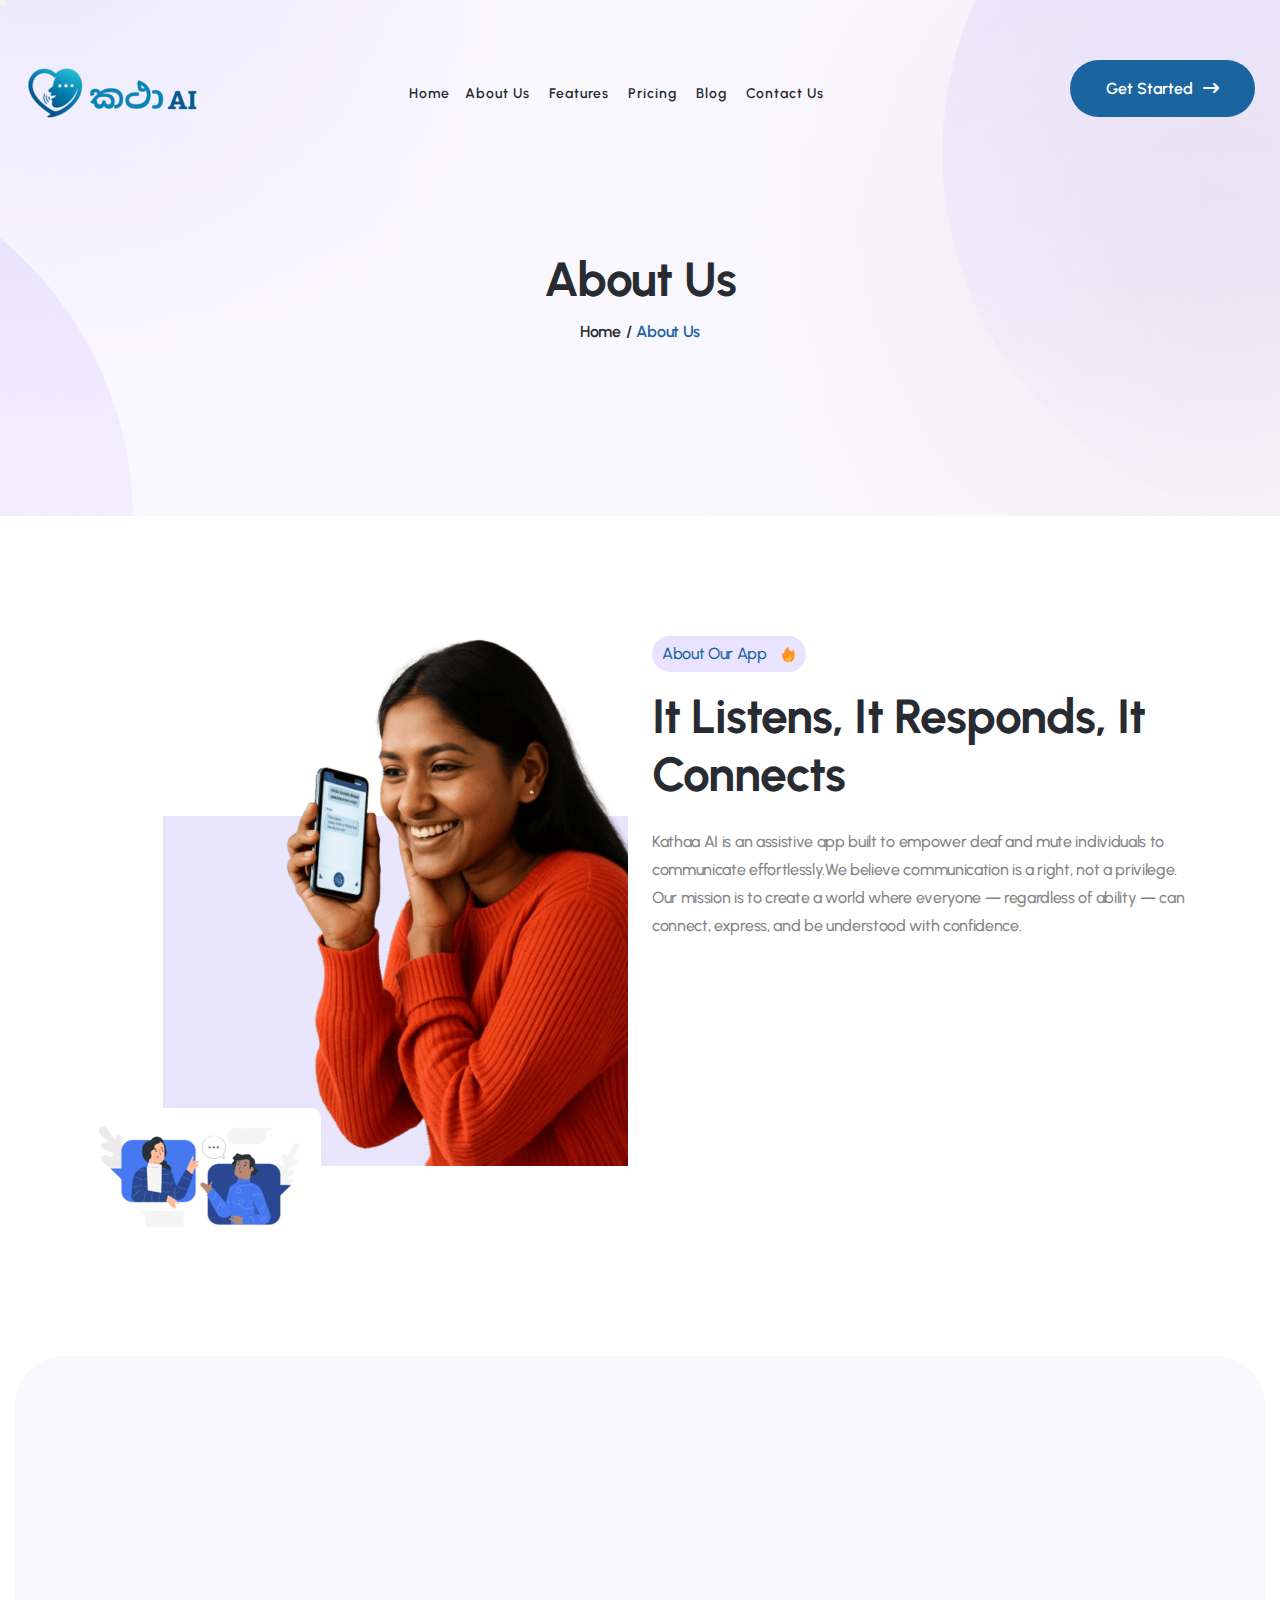
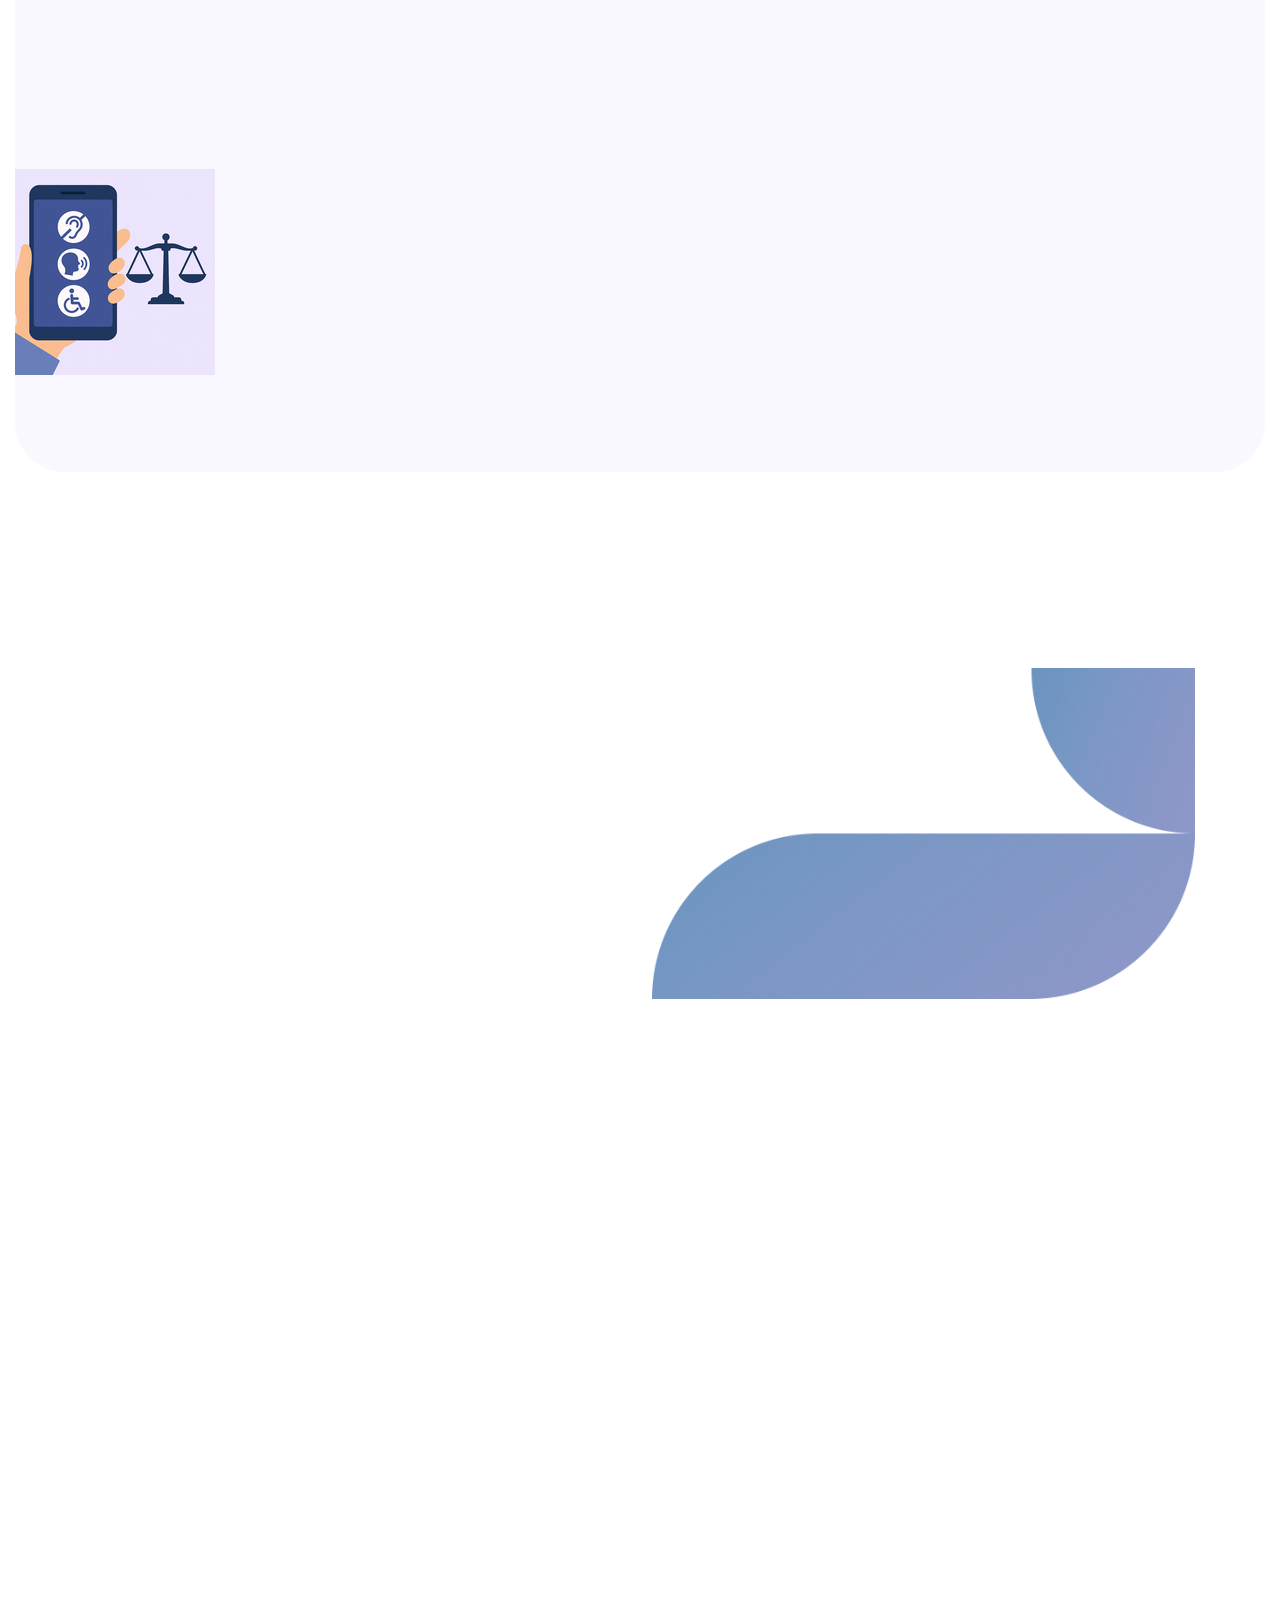
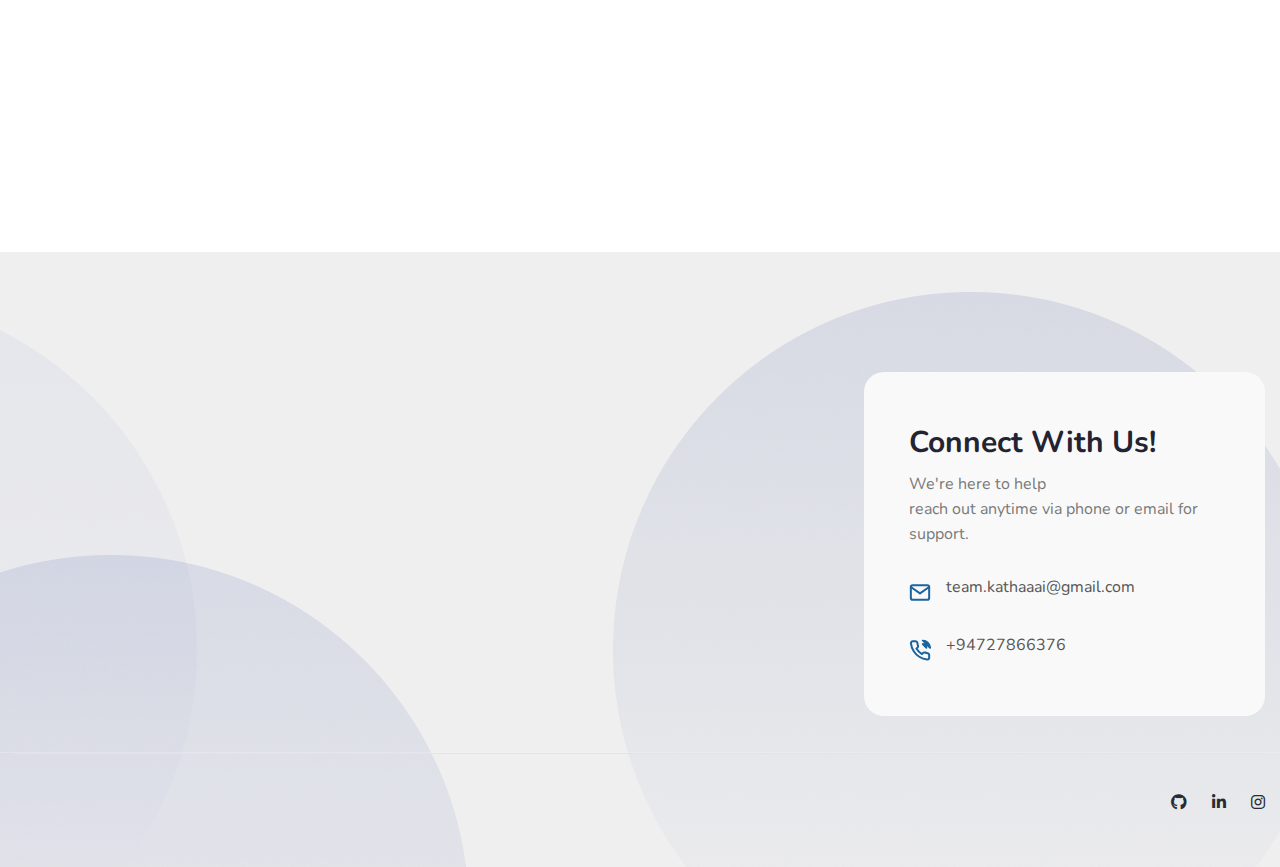
<file: about.html>
<!DOCTYPE html>
<html lang="zxx">
<!--<< Header Area >>-->

<head>
    <!-- ========== Meta Tags ========== -->
    <meta charset="UTF-8">
    <meta http-equiv="X-UA-Compatible" content="IE=edge">
    <meta name="viewport" content="width=device-width, initial-scale=1">
    <!-- ======== Page title ============ -->
    <title>Kathaa AI | About </title>
    <!--<< Favcion >>-->
    <link rel="shortcut icon" href="assets/images/favicon.png">
    <!--<< Bootstrap min.css >>-->
    <link rel="stylesheet" href="assets/css/bootstrap.min.css">
    <!--<< All Min Css >>-->
    <link rel="stylesheet" href="assets/css/all.min.css">
    <!--<< Animate.css >>-->
    <link rel="stylesheet" href="assets/css/animate.css">
    <!--<< Magnific popup.css >>-->
    <link rel="stylesheet" href="assets/css/magnific-popup.css">
    <!--<< MeanMenu.css >>-->
    <link rel="stylesheet" href="assets/css/meanmenu.css">
    <!--<< Swiper Bundle.css >>-->
    <link rel="stylesheet" href="assets/css/swiper-bundle.min.css">
    <!--<< NiceSelect.css >>-->
    <link rel="stylesheet" href="assets/css/nice-select.css">
    <!--<< Main.css >>-->
    <link rel="stylesheet" href="assets/css/main.css">
</head>

<body>

    <!-- Preloader Start -->
    <div id="preloader" class="preloader">
        <div class="animation-preloader">
            <div class="spinner">
            </div>
            <div class="txt-loading">
                <span data-text-preloader="කථා" class="letters-loading">
                    කථා
                </span>
                <span data-text-preloader="AI" class="letters-loading">
                    AI
                </span>
            </div>
            <p class="text-center">Loading</p>
        </div>
        <div class="loader">
            <div class="row">
                <div class="col-3 loader-section section-left">
                    <div class="bg"></div>
                </div>
                <div class="col-3 loader-section section-left">
                    <div class="bg"></div>
                </div>
                <div class="col-3 loader-section section-right">
                    <div class="bg"></div>
                </div>
                <div class="col-3 loader-section section-right">
                    <div class="bg"></div>
                </div>
            </div>
        </div>
    </div>
    <!-- Mouse Cursor Start -->
    <div class="mouse-cursor cursor-outer"></div>
    <div class="mouse-cursor cursor-inner"></div>

    <!-- Back To Top Start -->
    <button id="back-top" class="back-to-top">
        <i class="fa-solid fa-chevron-up"></i>
    </button>


    <!-- Offcanvas Area Start -->
    <div class="fix-area">
        <div class="offcanvas__info">
            <div class="offcanvas__wrapper">
                <div class="offcanvas__content">
                    <div class="offcanvas__top mb-5 d-flex justify-content-between align-items-center">
                        <div class="offcanvas__logo">
                            <a href="index.html">
                                <img src="assets/images/logo/logo.png" alt="logo-img">
                            </a>
                        </div>
                        <div class="offcanvas__close">
                            <button>
                                <i class="fas fa-times"></i>
                            </button>
                        </div>
                    </div>
                    <p class="text d-none d-xl-block">
                        Nullam dignissim, ante scelerisque the is euismod fermentum odio sem semper the is erat, a
                        feugiat leo urna eget eros. Duis Aenean a imperdiet risus.
                    </p>
                    <div class="mobile-menu fix mb-3"></div>
                    <div class="offcanvas__contact">
                        <h4>Contact Info</h4>
                        <ul>
                            <li class="d-flex align-items-center">
                                <div class="offcanvas__contact-icon">
                                    <i class="fal fa-map-marker-alt"></i>
                                </div>
                                <div class="offcanvas__contact-text">
                                    <a target="_blank" href="#">IIT Business School, 528 R.A. De Mel Mawatha, Colombo
                                        03.</a>
                                </div>
                            </li>
                            <li class="d-flex align-items-center">
                                <div class="offcanvas__contact-icon mr-15">
                                    <i class="fal fa-envelope"></i>
                                </div>
                                <div class="offcanvas__contact-text">
                                    <a href="mailto:team.kathaaai@gmail.com"><span
                                            class="mailto:team.kathaaai@gmail.com">team.kathaaai@gmail.com</span></a>

                                </div>
                            </li>
                            <!-- <li class="d-flex align-items-center">
                                <div class="offcanvas__contact-icon mr-15">
                                    <i class="fal fa-clock"></i>
                                </div>
                                <div class="offcanvas__contact-text">
                                    <a target="_blank" href="#">Mod-friday, 09am -05pm</a>
                                </div>
                            </li> -->
                            <li class="d-flex align-items-center">
                                <div class="offcanvas__contact-icon mr-15">
                                    <i class="far fa-phone"></i>
                                </div>
                                <div class="offcanvas__contact-text">
                                    <a href="tel:+94727866376">+94727866376</a>
                                </div>
                            </li>
                        </ul>
                        <div class="header-button mt-4">
                            <a href="contact.html" class="theme-btn text-center">
                                <span>Contact us<i class="fa-solid fa-arrow-right-long"></i></span>
                            </a>
                        </div>
                        <div class="social-icon d-flex align-items-center">
                            <a href="#"><i class="fab fa-github"></i></a>
                            <a href="#"><i class="fab fa-instagram"></i></a>
                            <a href="#"><i class="fab fa-linkedin-in"></i></a>
                        </div>
                    </div>
                </div>
            </div>
        </div>
    </div>
    <div class="offcanvas__overlay"></div>

    <!-- Header Section Start -->
    <header class="header-section-1">
        <div id="header-sticky" class="header-1">
            <div class="container">
                <div class="mega-menu-wrapper">
                    <div class="header-main">
                        <div class="header-left">
                            <div class="logo">
                                <a href="index.html" class="header-logo">
                                    <img src="assets/images/logo/logo.png" alt="logo-img">
                                </a>
                            </div>
                        </div>
                        <div class="header-middle">
                            <div class="mean__menu-wrapper">
                                <div class="main-menu">
                                    <nav id="mobile-menu">
                                        <ul>
                                            <li>
                                                <a href="index.html" class="border-none">
                                                    Home
                                                </a>
                                            <li>
                                                <a href="./about.html">About Us</a>
                                            </li>
                                            <li>
                                                <a href="./index.html#feature"> Features </a>
                                            </li>
                                            <li>
                                                <a href="./index.html#pricing"> Pricing </a>
                                            </li>
                                            <li>
                                                <a href="./index.html#blog"> Blog </a>
                                            </li>
                                            <li>
                                                <a href="./contact.html">Contact Us</a>
                                            </li>
                                        </ul>
                                    </nav>
                                </div>
                            </div>
                        </div>
                        <div class="header-right d-flex justify-content-end align-items-center">
                            <!-- <a href="#0" class="search-trigger search-icon"><i class="fal fa-search"></i></a> -->

                            <div class="header-button ms-4">
                                <a href="contact.html" class="theme-btn">
                                    <span>
                                        Get Started
                                        <i class="fa-solid fa-arrow-right-long"></i>
                                    </span>
                                </a>
                            </div>
                            <div class="header__hamburger d-block d-xl-none my-auto">
                                <div class="sidebar__toggle">
                                    <i class="fas fa-bars"></i>
                                </div>
                            </div>
                        </div>
                    </div>
                </div>
            </div>
        </div>
    </header>

    <!-- Search Area Start -->
    <div class="search-wrap">
        <div class="search-inner">
            <i class="fas fa-times search-close" id="search-close"></i>
            <div class="search-cell">
                <form method="get">
                    <div class="search-field-holder">
                        <input type="search" class="main-search-input" placeholder="Search...">
                    </div>
                </form>
            </div>
        </div>
    </div>

    <!-- Breadcumb Section S T A R T -->
    <div class="breadcumb-section fix">
        <div class="breadcumb-container-wrapper" data-bg-src="assets/images/bg/breadcumgBg.png">
            <div class="container">
                <div class="shape1"><img src="assets/images/shape/breadCumbShape1_1.png" alt="shape"></div>
                <div class="shape2"><img src="assets/images/shape/breadCumbShape1_2.png" alt="shape"></div>
                <div class="breadcumb-wrapper">
                    <div class="page-heading">
                        <h1>About Us</h1>
                        <div class="links">
                            <a href="index.html">Home<span class="slash">/</span></a>About Us
                        </div>
                    </div>
                </div>
            </div>
        </div>
    </div>

    <!-- About Us Section S T A R T -->
    <section class="about-section section-padding fix">
        <div class="about-container-wrapper style1">
            <div class="container">
                <div class="about-wrapper style1">
                    <div class="row gy-5 gx-60">
                        <div class="col-xl-6">
                            <div class="about-thumb">
                                <div class="bg"></div>
                                <div class="thumbShape1 d-none d-xxl-block cir36"><img
                                        src="assets/images/shape/aboutThumbShape1_1.png" alt="shape"></div>
                                <div class="thumbShape2 d-none d-xxl-block cir36"><img
                                        src="assets/images/shape/aboutThumbShape1_2.png" alt="shape"></div>
                                <div class="thumbShape3 d-none d-xxl-block cir36 float-bob-y"><img
                                        src="assets/images/shape/aboutThumbShape1_3.png" alt="shape"></div>
                                <div class="thumbShape4 d-none d-xxl-block cir36"><img
                                        src="assets/images/shape/aboutThumbShape1_4.png" alt="shape"></div>
                                <div class="main-thumb">
                                    <img src="assets/images/about/aboutThumb1_1.png" alt="thumb">
                                </div>
                                <div class="absolute-thumb float-bob-x">
                                    <img src="assets/images/about/aboutThumb1_2.png" alt="thumb">
                                </div>

                            </div>
                        </div>
                        <div class="col-xl-6">
                            <div class="about-content">
                                <div class="section-title">
                                    <div class="subtitle wow fadeInUp" data-wow-delay=".2s">
                                        About Our App <img src="assets/images/icon/fireIcon.svg" alt="icon">
                                    </div>
                                    <h2 class="title wow fadeInUp" data-wow-delay=".4s"> It listens, It responds, It
                                        connects </h2>
                                    <p class="section-desc wow fadeInUp" data-wow-delay=".6s">Kathaa AI is an assistive
                                        app built to empower deaf and mute individuals to communicate effortlessly.We
                                        believe communication is a right, not a privilege. Our mission is to create a
                                        world where everyone — regardless of ability — can connect, express, and be
                                        understood with confidence.</p>
                                </div>
                                <ul class="checklist style1 wow fadeInUp" data-wow-delay=".2s">
                                    <li><img src="assets/images/icon/checkmarkIcon.svg" alt="icon">Built to Meet Global
                                        & Local Accessibility Standards
                                    </li>
                                    <li><img src="assets/images/icon/checkmarkIcon.svg" alt="icon"> Our Mission:
                                        Communication Without Barriers </li>
                                    <li><img src="assets/images/icon/checkmarkIcon.svg" alt="icon"> Our Team: Built by
                                        Students, Driven by Purpose </li>
                                </ul>
                                <a class="theme-btn wow fadeInUp" data-wow-delay=".2s" href="#team">Our Team
                                    <svg xmlns="http://www.w3.org/2000/svg" width="16" height="16" viewBox="0 0 16 16"
                                        fill="none">
                                        <g clip-path="url(#clip0_18_41)">
                                            <path
                                                d="M11.6118 3.61182L10.8991 4.32454L14.0706 7.49603H0V8.50398H14.0706L10.8991 11.6754L11.6118 12.3882L16 7.99997L11.6118 3.61182Z"
                                                fill="white" />
                                        </g>
                                        <defs>
                                            <clipPath id="clip0_18_41">
                                                <rect width="16" height="16" fill="white" />
                                            </clipPath>
                                        </defs>
                                    </svg>
                                </a>
                            </div>
                        </div>
                    </div>
                </div>
            </div>
        </div>
    </section>

    <!-- Why Choose Us Section S T A R T -->
    <section class="wcu-section">
        <div class="wcu-container-wrapper style2">
            <div class="container">
                <div class="wcu-wrapper style2  section-padding fix">
                    <div class="container">
                        <div class="row gy-5 gx-60 d-flex align-items-center">
                            <div class="col-xl-6">
                                <div class="wcu-thumb">
                                    <div class="main-thumb img-custom-anim-right wow fadeInUp" data-wow-delay=".4s">
                                        <img src="assets/images/wcu/wcuThumb2_1.png" alt="thumb">
                                    </div>
                                    <div class="thumb2 float-bob-y"><img src="assets/images/wcu/wcuThumb2_2.png"
                                            alt="thumb"></div>
                                    
                                </div>
                            </div>
                            <div class="col-xl-6">
                                <div class="wcu-content">
                                    <div class="section-title">
                                        <div class="subtitle wow fadeInUp" data-wow-delay=".2s">
                                            Customizations & Analysis <img src="assets/images/icon/fireIcon.svg"
                                                alt="icon">
                                        </div>
                                        <h2 class="title wow fadeInUp" data-wow-delay=".4s">How we meet local and global
                                            standards</h2>
                                        <p class="text1 wow fadeInUp" data-wow-delay=".6s">Kathaa AI supports
                                            accessibility through
                                            smart tools for users with speech and hearing impairments.
                                        </p>
                                    </div>
                                    <div class="fancy-box style3 mb-20 wow fadeInUp" data-wow-delay=".4s">
                                        <div class="icon">
                                            <img src="assets/images/icon/wcuIcon2_1.png" alt="icon">
                                        </div>
                                        <div class="content">
                                            <h4>2007 No. 28 Disabilities Act:</h4>
                                            <p class="text">We align with Sri Lanka’s law by enabling equal access
                                                through assistive tech.
                                            </p>
                                        </div>
                                    </div>
                                    <div class="fancy-box style3 wow fadeInUp" data-wow-delay=".6s">
                                        <div class="icon">
                                            <img src="assets/images/icon/wcuIcon2_2.png" alt="icon">
                                        </div>
                                        <div class="content">
                                            <h4>WCAG Guidelines:</h4>
                                            <p class="text">Kathaa AI follows global standards to ensure clear and
                                                usable digital content for all.</p>
                                        </div>
                                    </div>
                                </div>
                            </div>
                        </div>
                    </div>
                </div>
            </div>
        </div>
    </section>


    <!-- Why Choose Us Section S T A R T -->
    <section class="wcu-section section-padding pt-6 fix">
        <div class="wcu-container-wrapper style3">
            <div class="container">
                <div class="wcu-wrapper style3">
                    <div class="row gy-5 gx-60">
                        <div class="col-xl-6">
                            <div class="wcu-content">
                                <div class="section-title">
                                    <div class="subtitle wow fadeInUp" data-wow-delay=".2s">
                                        Mission<img src="assets/images/icon/fireIcon.svg" alt="icon">
                                    </div>
                                    <h2 class="title wow fadeInUp" data-wow-delay=".4s">Our Mission and Vision</h2>
                                    <p class="text1 wow fadeInUp" data-wow-delay=".6s">At Kathaa AI, our mission is to
                                        bridge communication gaps for mute and deaf individuals with innovative tools
                                        for seamless interaction. </p>
                                    <p class="text2 wow fadeInUp" data-wow-delay=".8s">Our vision is to empower users
                                        with technology that fosters independence, confidence, and equal participation,
                                        creating meaningful connections and a more inclusive world.</p>
                                </div>
                                <a class="theme-btn rounded-5 wow fadeInUp" data-wow-delay=".4s" href="about.html">View
                                    All Project
                                    <svg class="ms-2" xmlns="http://www.w3.org/2000/svg" width="16" height="16"
                                        viewBox="0 0 16 16" fill="none">
                                        <g clip-path="url(#clip0_190_64)">
                                            <path
                                                d="M11.6118 3.61182L10.8991 4.32454L14.0706 7.49603H0V8.50398H14.0706L10.8991 11.6754L11.6118 12.3882L16 7.99997L11.6118 3.61182Z"
                                                fill="white" />
                                        </g>
                                        <defs>
                                            <clipPath id="clip0_190_64">
                                                <rect width="16" height="16" fill="white" />
                                            </clipPath>
                                        </defs>
                                    </svg>
                                </a>
                                <!-- <div class="counter-box-wrapper style3">
                                    <div class="counter-box style3 wow fadeInUp" data-wow-delay=".2s">
                                        <div class="counter">
                                            <span class="counter-nubmer">56</span> <span>k+</span>
                                        </div>
                                        <p class="text">Comparers</p>
                                    </div>
                                    <div class="counter-box style3 wow fadeInUp" data-wow-delay=".4s">
                                        <div class="counter">
                                            <span class="counter-nubmer">126</span> <span>k+</span>
                                        </div>
                                        <p class="text">Use People</p>
                                    </div>
                                    <div class="counter-box style3 wow fadeInUp" data-wow-delay=".6s">
                                        <div class="counter">
                                            <span class="counter-nubmer">1.2</span> <span>M+</span>
                                        </div>
                                        <p class="text">Download It</p>
                                    </div>
                                </div> -->
                            </div>
                        </div>
                        <div class="col-xl-6">
                            <div class="wcu-thumb">
                                <div class="main-thumb img-custom-anim-left wow fadeInUp" data-wow-delay=".4s">
                                    <img src="assets/images/wcu/wcuThumb3_1.png" alt="thumb">
                                </div>
                                <div class="thumb2">
                                    <img src="assets/images/wcu/wcuThumb3_2.png" alt="thumb">
                                </div>
                                <!-- <div class="thumb-box wow fadeInUp" data-wow-delay=".4s">
                                    <h5>Accessibility Impact
                                    </h5>
                                    <p class="text">Inclusive communication tools
                                    </p>
                                    <div class="shape-box">
                                        <img src="assets/images/shape/wcuThumbShape3_1.png" alt="shape">
                                        <div class="shape-content">
                                            <h6>Satisfaction</h6>
                                            <h3>86%</h3>
                                        </div>
                                    </div>
                                </div> -->
                            </div>
                        </div>
                    </div>
                </div>
            </div>
        </div>
    </section>
    <!-- Team Section S T A R T -->
    <section class="team-section-3 section-padding pt-0 fix" id="team">
        <div class="container">
            <div class="section-title text-center mxw-565 mx-auto">
                <div class="subtitle wow fadeInUp" data-wow-delay=".2s">
                    Our Team <img src="assets/images/icon/fireIcon.svg" alt="icon">
                </div>
                <div class="section-title text-center mxw-685 mx-auto">
                    <h2 class="title wow fadeInUp" data-wow-delay=".4s">We Provide the Best Quality</h2>
                </div>
            </div>
            <div class="row">
                <div class="col-xl-3 col-md-6">
                    <div class="team-card style1 wow fadeInLeft" data-wow-delay=".3s">
                        <div class="team-thumb">
                            <img src="assets/images/team/Akmal.jpg" alt="thumb">
                        </div>
                        <div class="team-card-content">
                            <h3>
                                <a href="team-details.html">Akmal Iqbarek</a>
                            </h3>
                            <p class="designation">Team Lead,<br> Developer,<br> UI/UX Designer</p>
                            <ul class="social-links">
                                <li><a href="https://github.com/akmal-iqbarek"><i class="fa-brands fa-github"></i></a></li>
                                <li><a href="http://www.linkedin.com/in/akmal-iqbarek-7065a7246"><i class="fa-brands fa-linkedin-in"></i></a></li>
                                <li><a href="#"><i class="fa-brands fa-instagram"></i></a></li>
                            </ul>
                        </div>
                    </div>
                </div>
                <div class="col-xl-3 col-md-6">
                    <div class="team-card style1 wow fadeInLeft" data-wow-delay=".5s">
                        <div class="team-thumb">
                            <img src="assets/images/team/ravindu.jpg" alt="thumb">
                        </div>
                        <div class="team-card-content">
                            <h3>
                                <a href="team-details.html">Ravindu Wickramasinghe</a>
                            </h3>
                            <p class="designation">Lead Developer,<br> UI/UX Designer</p>
                            <ul class="social-links">
                                <li><a href="https://github.com/Ravindukavi"><i class="fa-brands fa-github"></i></a></li>
                                <li><a href="https://www.linkedin.com/in/ravindu-wickramasinghe-116063241/"><i class="fa-brands fa-linkedin-in"></i></a></li>
                                <li><a href="https://www.instagram.com/rav1ndu_kav1/"><i class="fa-brands fa-instagram"></i></a></li>
                            </ul>
                        </div>
                    </div>
                </div>
                <div class="col-xl-3 col-md-6">
                    <div class="team-card style1 wow fadeInLeft" data-wow-delay=".6s">
                        <div class="team-thumb">
                            <img src="assets/images/team/Pasi.jpg" alt="thumb">
                        </div>
                        <div class="team-card-content">
                            <h3>
                                <a href="team-details.html">Pasindi Dassanayaka</a>
                            </h3>
                            <p class="designation">Developer,<br> UI/UX Designer</p>
                            <ul class="social-links">
                                <li><a href="https://github.com/Pasindi09"><i class="fa-brands fa-github"></i></a></li>
                                <li><a href="http://www.linkedin.com/in/pasindi-dassanayaka-b24bba34a"><i class="fa-brands fa-linkedin-in"></i></a></li>
                                <li><a href="https://www.instagram.com/pasi_09_?igsh=bHN0dm5oNzJjeXBt"><i class="fa-brands fa-instagram"></i></a></li>
                            </ul>
                        </div>
                    </div>
                </div>
                <div class="col-xl-3 col-md-6">
                    <div class="team-card style1 wow fadeInLeft" data-wow-delay=".7s">
                        <div class="team-thumb">
                            <img src="assets/images/team/Viduu.jpg" alt="thumb">
                        </div>
                        <div class="team-card-content">
                            <h3>
                                <a href="team-details.html">Viduranga Thrimahavithana</a>
                            </h3>
                            <p class="designation">Business Analysis,<br> UI/UX Designer</p>
                            <ul class="social-links">
                                <li><a href="https://github.com/Sanduvidut2004"><i class="fa-brands fa-github"></i></a></li>
                                <li><a href="http://www.linkedin.com/in/sanduni-viduranga-thrimahavithana-877246352"><i class="fa-brands fa-linkedin-in"></i></a></li>
                                <li><a href="https://www.instagram.com/vidu__thrima?igsh=MWQ0ZWw2emZveWZjdQ=="><i class="fa-brands fa-instagram"></i></a></li>
                            </ul>
                        </div>
                    </div>
                </div>
            </div>
        </div>
    </section>

    <!-- Footer Section    S T A R T -->
    <footer class="footer-section position-relative">
        <div class="footer-widgets-wrapper style1 fix">
            <div class="shape1"><img src="assets/images/shape/footerShape1_1.png" alt="shape"></div>
            <div class="shape2"><img src="assets/images/shape/footerShape1_2.png" alt="shape"></div>
            <div class="shape3"><img src="assets/images/shape/footerShape1_3.png" alt="shape"></div>
            <div class="container">
                <div class="row">
                    <div class="col-xl-4 col-lg-4 col-md-6 wow fadeInUp" data-wow-delay=".2s">
                        <div class="single-footer-widget">
                            <div class="widget-head">
                                <a href="index.html">
                                    <img src="assets/images/logo/logo.png" alt="logo-img">
                                </a>
                            </div>
                            <div class="footer-content">
                                <p>
                                    It Listens, It Responds, It Connects...
                                </p>
                                <div class="store-links">
                                    <div class="apple">
                                        <a href="#"><svg xmlns="http://www.w3.org/2000/svg" width="19" height="17"
                                                viewBox="0 0 19 17" fill="none">
                                                <path
                                                    d="M13.9741 0.148438C11.9982 0.148438 11.1631 1.09311 9.78702 1.09311C8.37612 1.09311 7.29994 0.155311 5.58766 0.155311C3.91164 0.155311 2.12437 1.1805 0.989386 2.92696C-0.604303 5.38978 -0.333787 10.0282 2.24738 13.9797C3.17066 15.3942 4.40366 16.9806 6.02087 16.9978H6.05028C7.45578 16.9978 7.87332 16.0757 9.8076 16.0649H9.837C11.7424 16.0649 12.1246 16.9924 13.5242 16.9924H13.5536C15.1709 16.9752 16.47 15.2175 17.3933 13.8083C18.0578 12.7949 18.3048 12.2863 18.8145 11.1398C15.0807 9.71985 14.4809 4.41664 18.1735 2.38344C17.0463 0.969377 15.4624 0.150401 13.9692 0.150401L13.9741 0.148438Z"
                                                    fill="white" />
                                            </svg> App Store</a>
                                    </div>
                                    <div class="play">
                                        <a href="#"><svg xmlns="http://www.w3.org/2000/svg" width="26" height="17"
                                                viewBox="0 0 26 17" fill="none">
                                                <path
                                                    d="M18.8732 5.50779L20.9775 1.64735C21.0339 1.54372 21.0493 1.42066 21.0204 1.30505C20.9914 1.18943 20.9204 1.09065 20.8229 1.03026C20.7748 1.00032 20.7215 0.980802 20.6661 0.97283C20.6108 0.964858 20.5545 0.968593 20.5005 0.983821C20.4466 0.999048 20.396 1.02546 20.3517 1.06154C20.3075 1.09761 20.2704 1.14263 20.2427 1.19398L18.1122 5.10427C16.4855 4.31717 14.6547 3.87902 12.6857 3.87902C10.7167 3.87902 8.88588 4.3177 7.25923 5.10427L5.12868 1.19398C5.07191 1.09044 4.97863 1.01502 4.86936 0.984319C4.76008 0.953616 4.64377 0.970142 4.546 1.03026C4.44823 1.09038 4.37702 1.18917 4.34803 1.3049C4.31904 1.42062 4.33464 1.54381 4.39141 1.64735L6.49075 5.50779C2.86386 7.58782 0.405796 11.4776 0 16.0313H25.3684C24.9626 11.4776 22.5046 7.58782 18.8732 5.50779ZM6.85988 12.2584C6.64958 12.2584 6.444 12.1924 6.26914 12.0687C6.09429 11.9449 5.958 11.7691 5.87752 11.5633C5.79705 11.3575 5.77599 11.1311 5.81702 10.9127C5.85804 10.6942 5.95931 10.4936 6.10802 10.3361C6.25672 10.1786 6.44618 10.0714 6.65244 10.0279C6.8587 9.98449 7.07249 10.0068 7.26678 10.092C7.46108 10.1772 7.62714 10.3216 7.74398 10.5068C7.86081 10.6919 7.92317 10.9097 7.92317 11.1324C7.92304 11.431 7.81097 11.7173 7.6116 11.9285C7.41222 12.1396 7.14184 12.2583 6.85988 12.2584ZM18.5036 12.2584C18.2935 12.2575 18.0883 12.1907 17.9141 12.0664C17.7398 11.9421 17.6042 11.7659 17.5244 11.56C17.4446 11.3542 17.4242 11.1279 17.4657 10.9098C17.5073 10.6917 17.6089 10.4915 17.7578 10.3345C17.9066 10.1775 18.0961 10.0707 18.3022 10.0276C18.5084 9.98453 18.7219 10.0071 18.916 10.0925C19.11 10.1778 19.2758 10.3222 19.3924 10.5073C19.5091 10.6923 19.5713 10.9099 19.5713 11.1324C19.5713 11.2804 19.5436 11.4271 19.49 11.5638C19.4364 11.7006 19.3579 11.8248 19.2589 11.9294C19.1599 12.034 19.0424 12.1169 18.9132 12.1733C18.7839 12.2298 18.6454 12.2587 18.5056 12.2584H18.5036Z"
                                                    fill="#242331" />
                                            </svg> Play Store</a>
                                    </div>
                                </div>
                            </div>
                        </div>
                    </div>
                    <div class="col-xl-2 col-lg-4 col-md-6 ps-lg-5 wow fadeInUp" data-wow-delay=".4s">
                        <div class="single-footer-widget">
                            <div class="widget-head">
                                <h3> Pages </h3>
                            </div>
                            <ul class="list-area">
                                <li>
                                    <a href="index.html">
                                        Home
                                    </a>
                                </li>
                                <li>
                                    <a href="about.html">
                                        About Us
                                    </a>
                                </li>
                                <li>
                                    <a href="index.html#pricing">
                                        Pricing
                                    </a>
                                </li>

                                <li>
                                    <a href="contact.html">
                                        Contact Us
                                    </a>
                                </li>
                            </ul>
                        </div>
                    </div>
                    <div class="col-xl-2 col-lg-4 col-md-6 wow fadeInUp" data-wow-delay=".8s">
                        <div class="single-footer-widget">
                            <div class="widget-head">
                                <h3> Utility Pages </h3>
                            </div>
                            <ul class="list-area">
                                <li>
                                    <a href="index.html#blog">
                                        Blog
                                    </a>
                                </li>
                                <li>
                                    <a href="index.html#feature">
                                        Features
                                    </a>
                                </li>
                                <li>
                                    <a href="about.html#team">
                                        Our Team
                                    </a>
                                </li>
                            </ul>
                        </div>
                    </div>
                    <div class="col-xl-4 col-lg-4 col-md-6">
                        <div class="single-footer-widget">
                            <div class="contact-box">
                                <div class="widget-head">Connect With Us!</div>
                                <div class="text">We're here to help<br>reach out anytime via phone or email for
                                    support.
                                </div>
                                <div class="info">
                                    <div class="icon"><svg xmlns="http://www.w3.org/2000/svg" width="22" height="23"
                                            viewBox="0 0 22 23" fill="none">
                                            <path
                                                d="M3.66671 4.16699H18.3334C19.3417 4.16699 20.1667 4.99199 20.1667 6.00033V17.0003C20.1667 18.0087 19.3417 18.8337 18.3334 18.8337H3.66671C2.65837 18.8337 1.83337 18.0087 1.83337 17.0003V6.00033C1.83337 4.99199 2.65837 4.16699 3.66671 4.16699Z"
                                                stroke="#1A649F" stroke-width="2" stroke-linecap="round"
                                                stroke-linejoin="round" />
                                            <path d="M20.1667 6L11 12.4167L1.83337 6" stroke="#1A649F" stroke-width="2"
                                                stroke-linecap="round" stroke-linejoin="round" />
                                        </svg>
                                    </div>
                                    <div class="link">
                                        <a href=" team.kathaaai@gmail.com
                                        "> team.kathaaai@gmail.com
                                        </a> <br>

                                    </div>
                                </div>
                                <div class="info">
                                    <div class="icon">
                                        <svg xmlns="http://www.w3.org/2000/svg" width="22" height="23"
                                            viewBox="0 0 22 23" fill="none">
                                            <g clip-path="url(#clip0_2011_91)">
                                                <path
                                                    d="M13.7959 5.08366C14.6912 5.25834 15.514 5.69623 16.1591 6.34127C16.8041 6.9863 17.242 7.80915 17.4167 8.70449L13.7959 5.08366ZM13.7959 1.41699C15.656 1.62364 17.3906 2.45665 18.7149 3.77925C20.0392 5.10185 20.8744 6.83542 21.0834 8.69533L13.7959 1.41699ZM20.1667 16.0103V18.7603C20.1677 19.0156 20.1154 19.2683 20.0132 19.5022C19.9109 19.7361 19.7609 19.9461 19.5728 20.1187C19.3846 20.2913 19.1625 20.4227 18.9207 20.5045C18.6789 20.5863 18.4226 20.6166 18.1684 20.5937C15.3476 20.2872 12.6381 19.3233 10.2575 17.7795C8.0427 16.3721 6.16491 14.4943 4.75752 12.2795C3.20833 9.8881 2.24424 7.1654 1.94335 4.33199C1.92045 4.0785 1.95057 3.82302 2.03181 3.58181C2.11305 3.34061 2.24363 3.11896 2.41522 2.93098C2.58682 2.743 2.79567 2.59281 3.0285 2.48997C3.26132 2.38713 3.513 2.3339 3.76752 2.33366H6.51752C6.96238 2.32928 7.39366 2.48681 7.73097 2.7769C8.06827 3.06698 8.28859 3.46982 8.35085 3.91033C8.46692 4.79039 8.68218 5.65449 8.99252 6.48616C9.11585 6.81426 9.14254 7.17083 9.06943 7.51363C8.99632 7.85643 8.82648 8.17109 8.58002 8.42033L7.41585 9.58449C8.72078 11.8794 10.6209 13.7796 12.9159 15.0845L14.08 13.9203C14.3293 13.6739 14.6439 13.504 14.9867 13.4309C15.3295 13.3578 15.6861 13.3845 16.0142 13.5078C16.8459 13.8182 17.71 14.0334 18.59 14.1495C19.0353 14.2123 19.442 14.4366 19.7327 14.7797C20.0234 15.1228 20.1778 15.5608 20.1667 16.0103Z"
                                                    stroke="#1A649F" stroke-width="2" stroke-linecap="round"
                                                    stroke-linejoin="round" />
                                            </g>
                                            <defs>
                                                <clipPath id="clip0_2011_91">
                                                    <rect width="22" height="22" fill="white"
                                                        transform="translate(0 0.5)" />
                                                </clipPath>
                                            </defs>
                                        </svg>
                                    </div>
                                    <div class="link">
                                        <a href="tel:+94727866376">+94727866376</a>

                                    </div>
                                </div>
                            </div>
                        </div>
                    </div>
                </div>
            </div>
        </div>
        <div class="footer-bottom style1">
            <div class="container">
                <div class="footer-wrapper d-flex align-items-center justify-content-between">
                    <p class="wow fadeInLeft" data-wow-delay=".3s">
                        Copyright © Kathaa AI All rights
                    </p>
                    <ul class="social-links" data-wow-delay=".5s">
                        <li> <a href="#"><i class="fa-brands fa-github"></i></a> </li>
                        <li> <a href="#"><i class="fa-brands fa-linkedin-in"></i></a> </li>
                        <li> <a href="#"><i class="fa-brands fa-instagram"></i></a> </li>
                    </ul>
                </div>
            </div>
        </div>
    </footer>


    <!--<< All JS Plugins >>-->
    <script src="assets/js/jquery-3.7.1.min.js"></script>
    <!--<< Bootstrap Js >>-->
    <script src="assets/js/bootstrap.bundle.min.js"></script>
    <!--<< Waypoints Js >>-->
    <script src="assets/js/jquery.waypoints.js"></script>
    <!--<< Counterup Js >>-->
    <script src="assets/js/jquery.counterup.min.js"></script>
    <!--<< Viewport Js >>-->
    <script src="assets/js/viewport.jquery.js"></script>
    <!--<< Tilt Js >>-->
    <script src="assets/js/tilt.min.js"></script>
    <!--<< Swiper Slider Js >>-->
    <script src="assets/js/swiper-bundle.min.js"></script>
    <!--<< MeanMenu Js >>-->
    <script src="assets/js/jquery.meanmenu.min.js"></script>
    <!--<< Magnific popup Js >>-->
    <script src="assets/js/magnific-popup.min.js"></script>
    <!--<< Wow Animation Js >>-->
    <script src="assets/js/wow.min.js"></script>
    <!--<< NIce Select Js >>-->
    <script src="assets/js/nice-select.min.js"></script>
    <!--<< Main.js >>-->
    <script src="assets/js/main.js"></script>
</body>

</html>
</file>
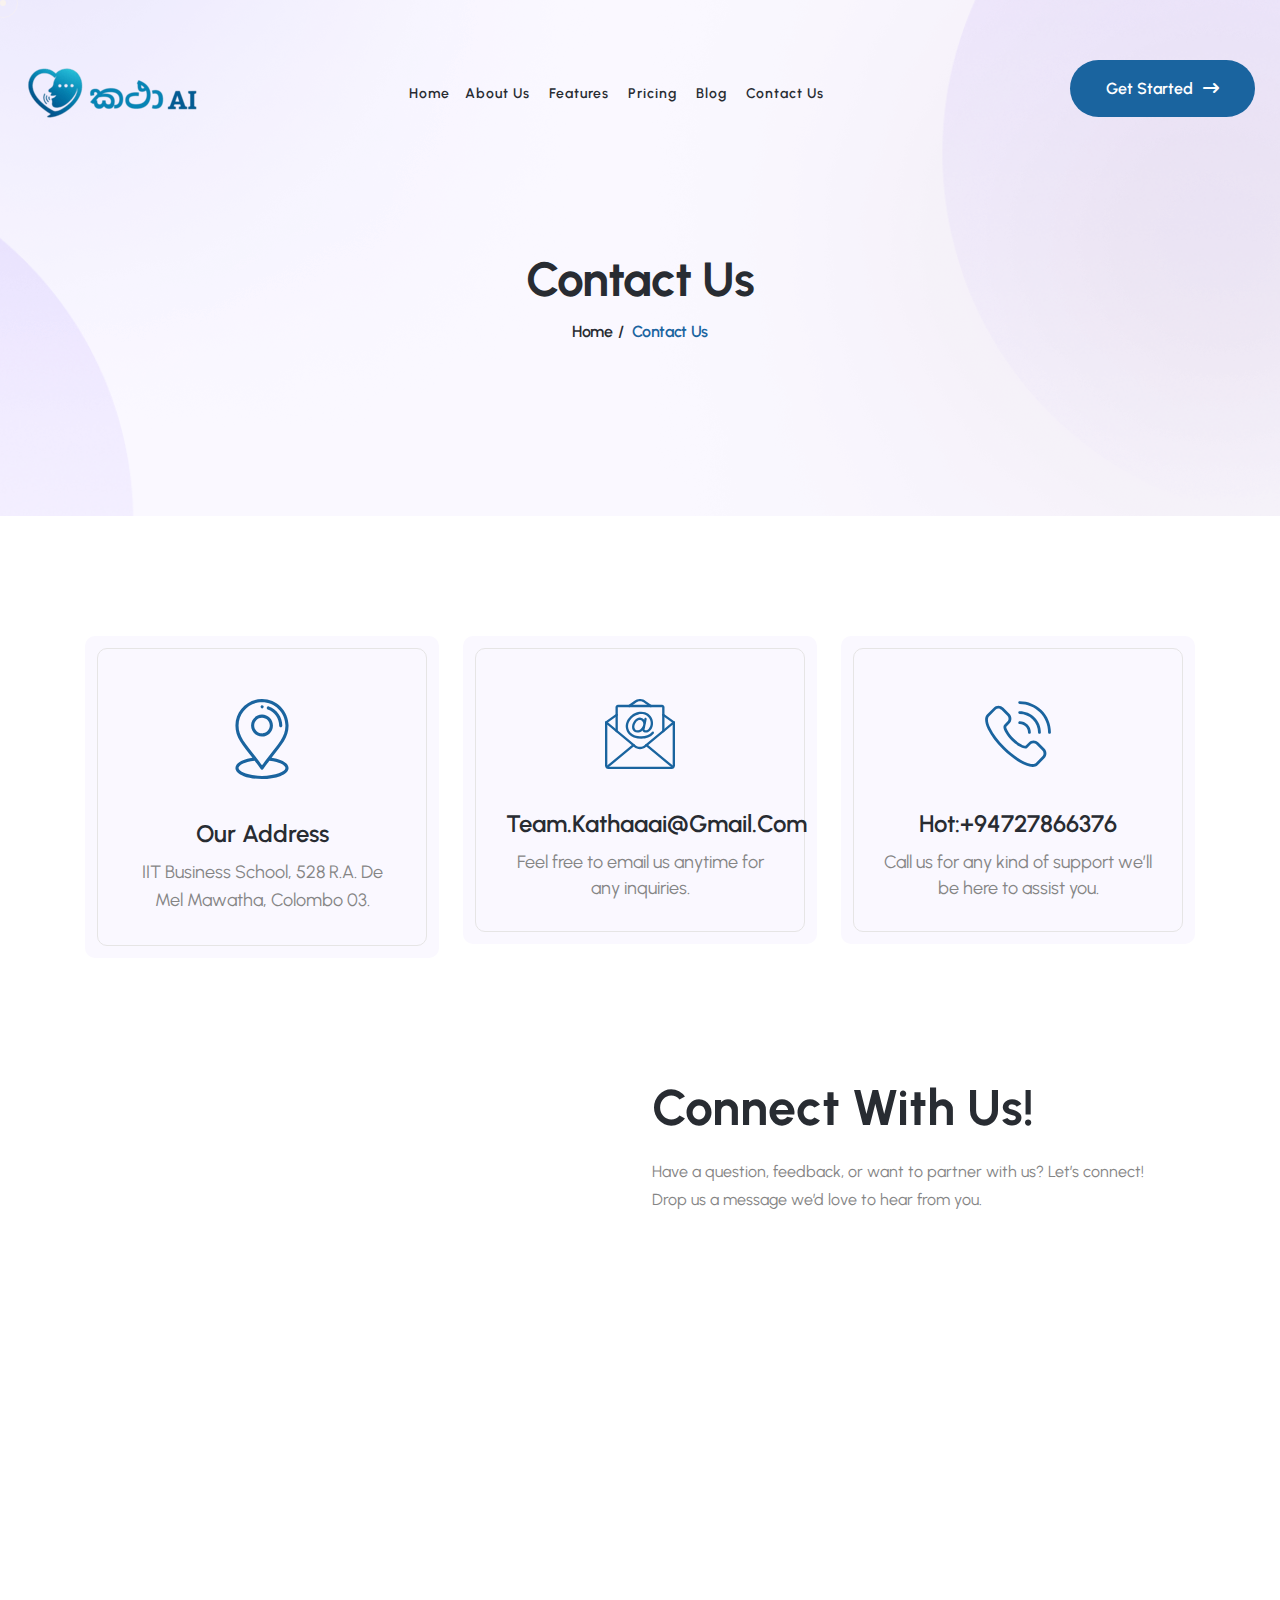
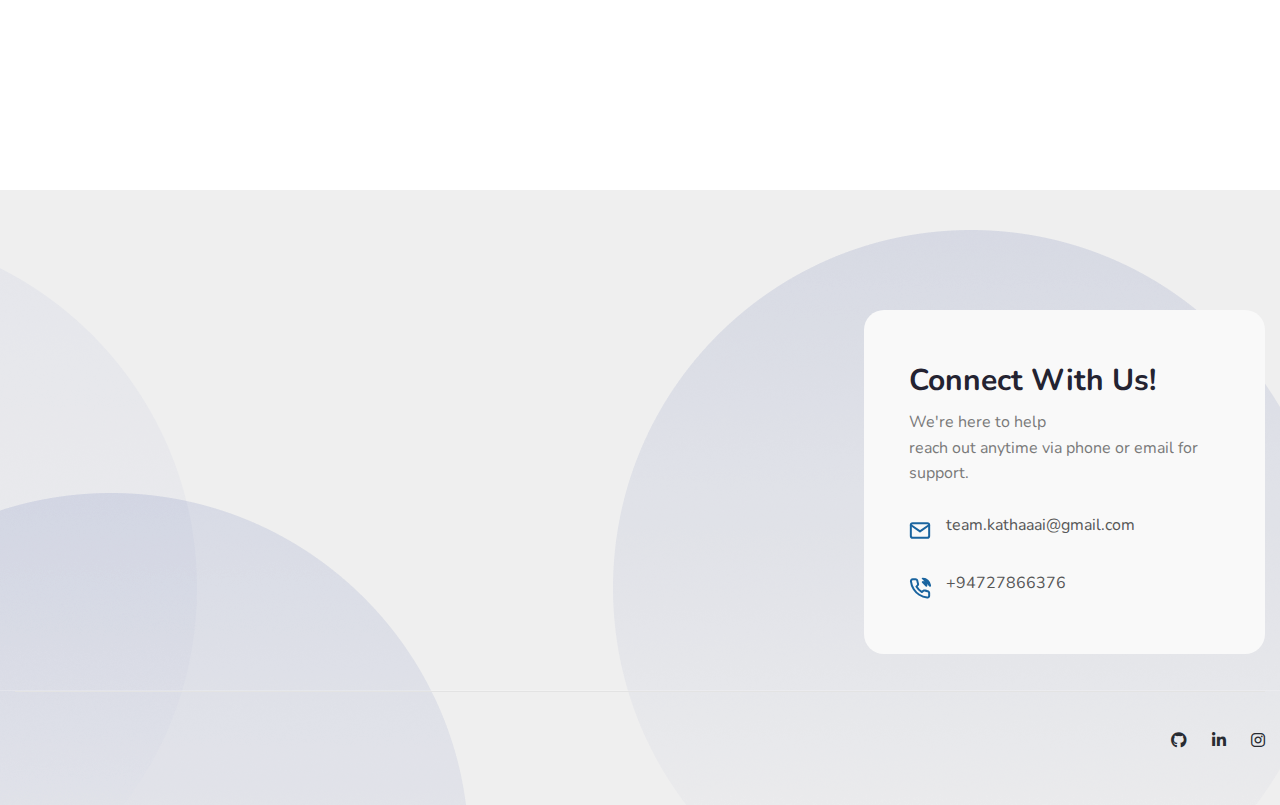
<file: contact.html>
<!DOCTYPE html>
<html lang="zxx">
<!--<< Header Area >>-->

<head>
    <!-- ========== Meta Tags ========== -->
    <meta charset="UTF-8">
    <meta http-equiv="X-UA-Compatible" content="IE=edge">
    <meta name="viewport" content="width=device-width, initial-scale=1">
    <!-- ======== Page title ============ -->
    <title>Kathaa AI | Contact </title>
    <!--<< Favcion >>-->
    <link rel="shortcut icon" href="assets/images/favicon.png">
    <!--<< Bootstrap min.css >>-->
    <link rel="stylesheet" href="assets/css/bootstrap.min.css">
    <!--<< All Min Css >>-->
    <link rel="stylesheet" href="assets/css/all.min.css">
    <!--<< Animate.css >>-->
    <link rel="stylesheet" href="assets/css/animate.css">
    <!--<< Magnific popup.css >>-->
    <link rel="stylesheet" href="assets/css/magnific-popup.css">
    <!--<< MeanMenu.css >>-->
    <link rel="stylesheet" href="assets/css/meanmenu.css">
    <!--<< Swiper Bundle.css >>-->
    <link rel="stylesheet" href="assets/css/swiper-bundle.min.css">
    <!--<< NiceSelect.css >>-->
    <link rel="stylesheet" href="assets/css/nice-select.css">
    <!--<< Main.css >>-->
    <link rel="stylesheet" href="assets/css/main.css">
</head>

<body>

    <!-- Preloader Start -->
    <div id="preloader" class="preloader">
        <div class="animation-preloader">
            <div class="spinner">
            </div>
            <div class="txt-loading">
                <span data-text-preloader="කථා" class="letters-loading">
                    කථා
                </span>
                <span data-text-preloader="AI" class="letters-loading">
                    AI
                </span>
            </div>
            <p class="text-center">Loading</p>
        </div>
        <div class="loader">
            <div class="row">
                <div class="col-3 loader-section section-left">
                    <div class="bg"></div>
                </div>
                <div class="col-3 loader-section section-left">
                    <div class="bg"></div>
                </div>
                <div class="col-3 loader-section section-right">
                    <div class="bg"></div>
                </div>
                <div class="col-3 loader-section section-right">
                    <div class="bg"></div>
                </div>
            </div>
        </div>
    </div>
    <!-- Mouse Cursor Start -->
    <div class="mouse-cursor cursor-outer"></div>
    <div class="mouse-cursor cursor-inner"></div>

    <!-- Back To Top Start -->
    <button id="back-top" class="back-to-top">
        <i class="fa-solid fa-chevron-up"></i>
    </button>

    <!-- Offcanvas Area Start -->
    <div class="fix-area">
        <div class="offcanvas__info">
            <div class="offcanvas__wrapper">
                <div class="offcanvas__content">
                    <div class="offcanvas__top mb-5 d-flex justify-content-between align-items-center">
                        <div class="offcanvas__logo">
                            <a href="index.html">
                                <img src="assets/images/logo/logo.png" alt="logo-img">
                            </a>
                        </div>
                        <div class="offcanvas__close">
                            <button>
                                <i class="fas fa-times"></i>
                            </button>
                        </div>
                    </div>
                    <p class="text d-none d-xl-block">
                        Nullam dignissim, ante scelerisque the is euismod fermentum odio sem semper the is erat, a
                        feugiat leo urna eget eros. Duis Aenean a imperdiet risus.
                    </p>
                    <div class="mobile-menu fix mb-3"></div>
                    <div class="offcanvas__contact">
                        <h4>Contact Info</h4>
                        <ul>
                            <li class="d-flex align-items-center">
                                <div class="offcanvas__contact-icon">
                                    <i class="fal fa-map-marker-alt"></i>
                                </div>
                                <div class="offcanvas__contact-text">
                                    <a target="_blank" href="#">IIT Business School, 528 R.A. De Mel Mawatha, Colombo 03.</a>
                                </div>
                            </li>
                            <li class="d-flex align-items-center">
                                <div class="offcanvas__contact-icon mr-15">
                                    <i class="fal fa-envelope"></i>
                                </div>
                                <div class="offcanvas__contact-text">
                                    <a href="mailto:team.kathaaai@gmail.com"><span
                                            class="mailto:team.kathaaai@gmail.com">team.kathaaai@gmail.com</span></a>
                                                  
                                </div>
                            </li>
                          
                            <li class="d-flex align-items-center">
                                <div class="offcanvas__contact-icon mr-15">
                                    <i class="far fa-phone"></i>
                                </div>
                                <div class="offcanvas__contact-text">
                                    <a href="tel:+94727866376">+94727866376</a>
                                </div>
                            </li>
                        </ul>
                        <div class="header-button mt-4">
                            <a href="contact.html" class="theme-btn text-center">
                                <span>Contact us<i class="fa-solid fa-arrow-right-long"></i></span>
                            </a>
                        </div>
                        <div class="social-icon d-flex align-items-center">
                            <a href="#"><i class="fab fa-github"></i></a>
                            <a href="#"><i class="fab fa-instagram"></i></a>
                            <a href="#"><i class="fab fa-linkedin-in"></i></a>
                        </div>
                    </div>
                </div>
            </div>
        </div>
    </div>
    <div class="offcanvas__overlay"></div>


    <!-- Header Section Start -->
    <header class="header-section-1">
        <div id="header-sticky" class="header-1">
            <div class="container">
                <div class="mega-menu-wrapper">
                    <div class="header-main">
                        <div class="header-left">
                            <div class="logo">
                                <a href="index.html" class="header-logo">
                                    <img src="assets/images/logo/logo.png" alt="logo-img">
                                </a>
                            </div>
                        </div>
                        <div class="header-middle">
                            <div class="mean__menu-wrapper">
                                <div class="main-menu">
                                    <nav id="mobile-menu">
                                        <ul>
                                            <li>
                                                <a href="./index.html" class="border-none">
                                                    Home
                                                </a>
                                            <li>
                                                <a href="./about.html">About Us</a>
                                            </li>
                                            <li>
                                                <a href="./index.html#features"> Features </a>
                                            </li>
                                            <li>
                                                <a href="./index.html#pricing"> Pricing </a>
                                            </li>
                                            <li>
                                                <a href="index.html#blog"> Blog </a>
                                            </li>
                                            <li>
                                                <a href="./contact.html">Contact Us</a>
                                            </li>
                                        </ul>
                                    </nav>
                                </div>
                            </div>
                        </div>
                        <div class="header-right d-flex justify-content-end align-items-center">
                            <!-- <a href="#0" class="search-trigger search-icon"><i class="fal fa-search"></i></a> -->

                            <div class="header-button ms-4">
                                <a href="contact.html" class="theme-btn">
                                    <span>
                                        Get Started
                                        <i class="fa-solid fa-arrow-right-long"></i>
                                    </span>
                                </a>
                            </div>
                            <div class="header__hamburger d-block d-xl-none my-auto">
                                <div class="sidebar__toggle">
                                    <i class="fas fa-bars"></i>
                                </div>
                            </div>
                        </div>
                    </div>
                </div>
            </div>
        </div>
    </header>

    <!-- Search Area Start -->
    <div class="search-wrap">
        <div class="search-inner">
            <i class="fas fa-times search-close" id="search-close"></i>
            <div class="search-cell">
                <form method="get">
                    <div class="search-field-holder">
                        <input type="search" class="main-search-input" placeholder="Search...">
                    </div>
                </form>
            </div>
        </div>
    </div>

    <!-- Breadcumb Section S T A R T -->
    <div class="breadcumb-section fix">
        <div class="breadcumb-container-wrapper" data-bg-src="assets/images/bg/breadcumgBg.png">
            <div class="container">
                <div class="shape1"><img src="assets/images/shape/breadCumbShape1_1.png" alt="shape"></div>
                <div class="shape2"><img src="assets/images/shape/breadCumbShape1_2.png" alt="shape"></div>
                <div class="breadcumb-wrapper">
                    <div class="page-heading">
                        <h1>Contact Us</h1>
                        <div class="links">
                            <a href="index.html">Home<span class="slash">/</span></a> Contact Us
                        </div>
                    </div>
                </div>
            </div>
        </div>
    </div>

    <!--Contact Section S T A R T -->
    <section class="contact-section section-padding fix">
        <div class="container">
            <div class="contact-wrapper style1">
                <div class="row gy-5">
                    <div class="col-xl-4 col-md-6">
                        <div class="contact-info-box style1">
                            <div class="contact-content">
                                <div class="icon">
                                    <svg xmlns="http://www.w3.org/2000/svg" width="80" height="80" viewBox="0 0 80 80"
                                        fill="none">
                                        <path
                                            d="M40.1533 6.25004C39.2892 6.24379 38.5845 6.9391 38.5783 7.8016C38.572 8.6641 39.2658 9.36879 40.1298 9.37504C40.9923 9.38129 41.697 8.68754 41.7033 7.82504C41.7095 6.96254 41.0158 6.25785 40.1533 6.25004ZM40.0822 15.6249C34.0492 15.5821 29.1084 20.4491 29.0628 26.4802C29.0173 32.511 33.887 37.4541 39.9181 37.4996L40.0019 37.4999C45.9945 37.4999 50.8922 32.6474 50.9375 26.6443C50.983 20.6138 46.1134 15.6704 40.0822 15.6249ZM40.0016 34.375L39.9416 34.3747C35.6336 34.3422 32.1552 30.8113 32.1877 26.5036C32.22 22.2154 35.7181 18.7494 39.9988 18.7494L40.0588 18.7497C44.3667 18.7822 47.8452 22.3132 47.8127 26.6208C47.7802 30.9091 44.2822 34.375 40.0016 34.375ZM46.8175 7.43504C46.0047 7.1466 45.1111 7.57239 44.8227 8.38582C44.5344 9.19926 44.9602 10.0922 45.7734 10.3807C52.6558 12.8199 57.2425 19.3747 57.1875 26.6914C57.1811 27.5543 57.8753 28.2591 58.7383 28.2657H58.7503C59.6075 28.2657 60.3059 27.5738 60.3125 26.7149C60.3775 18.0669 54.9542 10.3189 46.8175 7.43504Z"
                                            fill="#7444FD" />
                                        <path
                                            d="M49.5876 58.8191C59.9803 45.4417 66.4751 38.4659 66.5628 26.7622C66.6728 12.0367 54.7225 0 39.9981 0C25.4456 0 13.549 11.7856 13.4384 26.3638C13.349 38.3848 19.9645 45.3511 30.4289 58.8169C20.0187 60.3725 13.4384 64.2814 13.4384 69.0625C13.4384 72.2652 16.3987 75.1391 21.7742 77.1547C26.6668 78.9894 33.1398 79.9998 40.0006 79.9998C46.8614 79.9998 53.3343 78.9894 58.227 77.1547C63.6025 75.1389 66.5628 72.265 66.5628 69.0623C66.5628 64.2839 59.9885 60.3759 49.5876 58.8191ZM16.5632 26.3873C16.6607 13.5234 27.1568 3.125 39.9984 3.125C52.992 3.125 63.5348 13.7481 63.4379 26.7389C63.3548 37.8536 56.467 44.7031 45.4706 59.038C43.5092 61.5936 41.7079 64.0098 40.0029 66.3734C38.3029 64.0084 36.5376 61.6355 34.5468 59.037C23.0959 44.102 16.4786 37.7702 16.5632 26.3873ZM40.0006 76.875C26.5864 76.875 16.5632 72.7505 16.5632 69.0625C16.5632 66.3275 22.5551 62.8725 32.6298 61.6761C34.8568 64.5981 36.8093 67.2528 38.7243 69.9641C38.8685 70.1682 39.0595 70.3347 39.2813 70.4497C39.5031 70.5647 39.7493 70.6248 39.9992 70.625H40.0006C40.2502 70.625 40.4963 70.5652 40.718 70.4505C40.9398 70.3359 41.1309 70.1698 41.2753 69.9661C43.1721 67.2902 45.1781 64.57 47.3861 61.6778C57.4514 62.8755 63.4379 66.3294 63.4379 69.0627C63.4378 72.7505 53.4148 76.875 40.0006 76.875Z"
                                            fill="#7444FD" />
                                    </svg>
                                </div>
                                <div class="title">Our Address</div>
                                <a class="text" href="#">IIT Business School, 528 R.A. De Mel Mawatha, Colombo 03.
                                </a>
                            </div>
                        </div>
                    </div>
                    <div class="col-xl-4 col-md-6">
                        <div class="contact-info-box style1">
                            <div class="contact-content">
                                <div class="icon">
                                    <svg xmlns="http://www.w3.org/2000/svg" width="70" height="70" viewBox="0 0 70 70"
                                        fill="none">
                                        <g clip-path="url(#clip0_268_873)">
                                            <path
                                                d="M36.4441 39.654C33.8291 39.6416 31.2312 39.2317 28.7394 38.4383C26.7837 37.784 25.0366 36.6225 23.6765 35.0724C22.3164 33.5222 21.3919 31.639 20.9974 29.6148C20.1189 25.3845 21.7208 20.9115 25.3888 17.3415C25.7828 16.9579 26.1923 16.5905 26.6161 16.2401C28.4664 14.691 30.6658 13.6154 33.0246 13.1063C35.3835 12.5971 37.8308 12.6696 40.1553 13.3176C42.3846 14.0295 44.3389 15.4138 45.7502 17.2806C47.1614 19.1474 47.9603 21.4052 48.0373 23.7441C48.2083 26.5031 47.3091 29.2217 45.5266 31.3345C44.8523 32.1837 43.957 32.8307 42.9391 33.2045C41.9212 33.5782 40.8199 33.6643 39.7563 33.4531C39.3174 33.362 38.9014 33.1834 38.5331 32.9278C38.1649 32.6722 37.852 32.3449 37.6131 31.9656C37.3988 31.5971 37.261 31.1892 37.2081 30.7662C37.1552 30.3432 37.1882 29.9139 37.3051 29.504C38.3259 25.647 39.3631 19.7856 39.3736 19.7273C39.4003 19.5764 39.4564 19.4322 39.5388 19.303C39.6211 19.1738 39.7282 19.062 39.8537 18.9742C39.9793 18.8863 40.1209 18.824 40.2706 18.7909C40.4202 18.7578 40.5749 18.7545 40.7258 18.7811C40.8767 18.8078 41.0209 18.8639 41.1501 18.9463C41.2793 19.0287 41.391 19.1357 41.4789 19.2613C41.5668 19.3868 41.629 19.5285 41.6621 19.6781C41.6953 19.8277 41.6986 19.9824 41.6719 20.1333C41.6288 20.3771 40.6068 26.1498 39.5614 30.1001C39.5246 30.2085 39.5103 30.3233 39.5193 30.4375C39.5283 30.5516 39.5605 30.6627 39.6139 30.764C39.7754 30.987 40.0187 31.1368 40.2906 31.1805C40.942 31.2892 41.6106 31.2179 42.2244 30.9743C42.8382 30.7306 43.3737 30.3239 43.7731 29.798C45.1573 28.1421 45.8508 26.0168 45.7098 23.8631C45.6541 22.0012 45.0236 20.2022 43.9048 18.7128C42.7861 17.2235 41.2338 16.1169 39.4611 15.5448C37.5081 15.0076 35.4538 14.9536 33.4753 15.3876C31.4968 15.8215 29.6536 16.7304 28.1048 18.0356C27.7303 18.3471 27.3651 18.6726 27.0151 19.0133C25.2021 20.7773 22.3053 24.4383 23.2818 29.14C23.6041 30.7541 24.3427 32.2561 25.4242 33.497C26.5057 34.7379 27.8926 35.6747 29.4476 36.2146C34.9193 37.96 42.7826 38.1711 46.9243 33.0203C47.1205 32.7869 47.4002 32.6396 47.7037 32.6099C48.0071 32.5802 48.3101 32.6705 48.5478 32.8614C48.7855 33.0523 48.9391 33.3287 48.9756 33.6314C49.0121 33.9341 48.9286 34.239 48.7431 34.481C45.6794 38.2913 41.0174 39.654 36.4441 39.654Z"
                                                fill="white" />
                                            <path
                                                d="M32.4537 33.606C31.2203 33.6275 30.0172 33.2233 29.047 32.4615C26.8082 30.6695 26.7463 27.5556 27.374 25.4358C27.5863 24.73 27.8698 24.0475 28.2222 23.4C29.0975 21.6337 30.4971 20.1811 32.2297 19.2408C33.2805 18.6957 34.4787 18.5031 35.6474 18.6913C36.8161 18.8795 37.8933 19.4387 38.7198 20.2861C39.5617 21.2087 40.1959 22.3012 40.5795 23.4898C40.6759 23.7795 40.655 24.0954 40.5211 24.3699C40.3873 24.6443 40.1512 24.8553 39.8635 24.9576C39.5758 25.0599 39.2595 25.0453 38.9824 24.9171C38.7054 24.7888 38.4896 24.557 38.3815 24.2715C38.1049 23.3936 37.6452 22.5844 37.0328 21.8973C36.5514 21.4048 35.9222 21.0832 35.241 20.9815C34.5599 20.8798 33.8642 21.0035 33.2598 21.3338C31.9605 22.0666 30.9163 23.1792 30.2673 24.5223C29.9948 25.0257 29.7747 25.5559 29.6105 26.1043C29.1567 27.6373 29.257 29.6393 30.5077 30.6403C31.875 31.7393 34.1827 31.275 35.4812 30.155C36.4484 29.2837 37.2793 28.2722 37.9463 27.1543C38.0271 27.0241 38.1328 26.911 38.2573 26.8217C38.3818 26.7323 38.5227 26.6683 38.6719 26.6333C38.8212 26.5984 38.9758 26.5932 39.1271 26.618C39.2783 26.6429 39.4232 26.6972 39.5534 26.778C39.6836 26.8589 39.7967 26.9645 39.8861 27.089C39.9754 27.2135 40.0394 27.3544 40.0744 27.5037C40.1093 27.6529 40.1145 27.8076 40.0897 27.9588C40.0649 28.11 40.0105 28.2549 39.9297 28.3851C39.1389 29.7021 38.1545 30.8926 37.0095 31.9166C35.7339 32.993 34.1226 33.5904 32.4537 33.606Z"
                                                fill="white" />
                                            <path
                                                d="M66.5 69.9993H3.5C2.57203 69.9984 1.68233 69.6293 1.02615 68.9731C0.369973 68.317 0.000926812 67.4273 2.2814e-07 66.4993V23.3326C-0.000138442 23.1108 0.0629417 22.8936 0.181848 22.7064C0.300754 22.5192 0.470559 22.3697 0.671362 22.2756C0.872165 22.1814 1.09565 22.1465 1.31561 22.1748C1.53558 22.2031 1.74292 22.2935 1.91333 22.4355L30.5387 46.2261C31.7943 47.2637 33.3723 47.8312 35.0012 47.8312C36.63 47.8312 38.208 47.2637 39.4637 46.2261L68.0867 22.4343C68.2572 22.2923 68.4646 22.2018 68.6847 22.1736C68.9047 22.1453 69.1283 22.1804 69.3292 22.2747C69.53 22.369 69.6998 22.5186 69.8186 22.706C69.9374 22.8934 70.0004 23.1107 70 23.3326V66.4993C69.9991 67.4273 69.63 68.317 68.9738 68.9731C68.3177 69.6293 67.428 69.9984 66.5 69.9993ZM2.33333 25.8188V66.4993C2.33333 67.1433 2.856 67.666 3.5 67.666H66.5C66.8094 67.666 67.1062 67.543 67.325 67.3243C67.5437 67.1055 67.6667 66.8087 67.6667 66.4993V25.8188L40.9523 48.0205C39.2778 49.4044 37.1734 50.1616 35.001 50.1621C32.8286 50.1625 30.7239 49.406 29.0488 48.0228L2.33333 25.8188Z"
                                                fill="white" />
                                            <path
                                                d="M1.16894 24.4994C0.921179 24.4998 0.679694 24.4214 0.479472 24.2755C0.279249 24.1296 0.130687 23.9237 0.0553064 23.6876C-0.0200742 23.4516 -0.0183585 23.1977 0.0602049 22.9628C0.138768 22.7278 0.2901 22.5239 0.492276 22.3807L10.9923 14.9374C11.2448 14.7584 11.558 14.687 11.8631 14.739C12.1682 14.7909 12.4402 14.962 12.6192 15.2144C12.7982 15.4669 12.8696 15.7802 12.8176 16.0853C12.7656 16.3904 12.5946 16.6624 12.3421 16.8414L1.84211 24.2847C1.64551 24.4245 1.4102 24.4996 1.16894 24.4994ZM68.8333 24.4994C68.592 24.4996 68.3567 24.4245 68.1601 24.2847L57.6601 16.8414C57.4103 16.6615 57.2417 16.3901 57.191 16.0865C57.1404 15.7828 57.2118 15.4714 57.3898 15.2202C57.5677 14.969 57.8378 14.7983 58.141 14.7453C58.4443 14.6923 58.7562 14.7614 59.0088 14.9374L69.5088 22.3807C69.7108 22.5238 69.862 22.7275 69.9407 22.9622C70.0193 23.197 70.0212 23.4506 69.9461 23.6865C69.871 23.9224 69.7228 24.1283 69.523 24.2745C69.3232 24.4206 69.0808 24.4993 68.8333 24.4994ZM45.7811 8.16603C45.5395 8.16624 45.3038 8.09122 45.1068 7.95136L39.5301 3.99636C38.2758 2.93613 36.689 2.34988 35.0466 2.33986C33.4043 2.32984 31.8105 2.89668 30.5433 3.94152L24.8966 7.95136C24.6441 8.13036 24.3309 8.20173 24.0258 8.14976C23.7207 8.0978 23.4487 7.92676 23.2697 7.67427C23.0907 7.42179 23.0193 7.10854 23.0713 6.80343C23.1233 6.49832 23.2943 6.22636 23.5468 6.04736L29.1234 2.09236C30.7941 0.726275 32.8883 -0.0155566 35.0463 -0.00576365C37.2044 0.00402929 39.2917 0.764835 40.9499 2.14602L46.4566 6.04736C46.6588 6.19058 46.8101 6.39444 46.8887 6.62942C46.9672 6.8644 46.969 7.11829 46.8936 7.35431C46.8182 7.59033 46.6696 7.79622 46.4694 7.94216C46.2692 8.0881 46.0277 8.16651 45.7799 8.16603H45.7811ZM1.92611 69.3694C1.68588 69.3698 1.45136 69.2961 1.25458 69.1583C1.0578 69.0205 0.908365 68.8253 0.826677 68.5994C0.744989 68.3735 0.735034 68.1279 0.798172 67.8961C0.86131 67.6643 0.994463 67.4576 1.17944 67.3044L27.8028 45.1844C27.9207 45.0865 28.0567 45.0127 28.2031 44.9674C28.3495 44.9221 28.5033 44.906 28.6559 44.9202C28.8085 44.9343 28.9568 44.9783 29.0924 45.0498C29.228 45.1213 29.3481 45.2187 29.446 45.3366C29.5439 45.4545 29.6176 45.5905 29.663 45.7369C29.7083 45.8833 29.7244 46.0372 29.7102 46.1898C29.6961 46.3424 29.652 46.4907 29.5806 46.6262C29.5091 46.7618 29.4117 46.882 29.2938 46.9799L2.67044 69.0999C2.46147 69.274 2.1981 69.3693 1.92611 69.3694ZM68.0749 69.3694C67.8029 69.3696 67.5394 69.2742 67.3306 69.0999L40.7073 46.9799C40.5863 46.883 40.4859 46.763 40.4119 46.6268C40.3379 46.4907 40.2917 46.3412 40.2761 46.187C40.2604 46.0328 40.2757 45.8771 40.3209 45.7289C40.3661 45.5807 40.4404 45.443 40.5395 45.3238C40.6385 45.2046 40.7603 45.1063 40.8977 45.0347C41.0351 44.9631 41.1855 44.9196 41.3399 44.9068C41.4943 44.8939 41.6497 44.9119 41.7971 44.9598C41.9445 45.0076 42.0809 45.0844 42.1983 45.1855L68.8216 67.3055C69.0066 67.4588 69.1397 67.6655 69.2029 67.8972C69.266 68.129 69.2561 68.3747 69.1744 68.6006C69.0927 68.8265 68.9433 69.0217 68.7465 69.1595C68.5497 69.2973 68.3152 69.3698 68.0749 69.3694Z"
                                                fill="white" />
                                            <path
                                                d="M58.3333 33.2261C58.0239 33.2261 57.7272 33.1032 57.5084 32.8844C57.2896 32.6656 57.1667 32.3689 57.1667 32.0594V8.17543C57.1632 8.19876 57.1165 8.1661 57.0383 8.1661H12.9617C12.9362 8.16456 12.9106 8.16821 12.8865 8.17683C12.8625 8.18546 12.8404 8.19887 12.8217 8.21626L12.8333 32.0594C12.8333 32.3689 12.7104 32.6656 12.4916 32.8844C12.2728 33.1032 11.9761 33.2261 11.6667 33.2261C11.3572 33.2261 11.0605 33.1032 10.8417 32.8844C10.6229 32.6656 10.5 32.3689 10.5 32.0594V8.1661C10.5183 7.53068 10.7876 6.9284 11.249 6.49109C11.7104 6.05379 12.3262 5.81707 12.9617 5.83276H57.0383C57.6738 5.81707 58.2896 6.05379 58.751 6.49109C59.2124 6.9284 59.4817 7.53068 59.5 8.1661V32.0594C59.5 32.3689 59.3771 32.6656 59.1583 32.8844C58.9395 33.1032 58.6428 33.2261 58.3333 33.2261Z"
                                                fill="white" />
                                        </g>
                                        <defs>
                                            <clipPath id="clip0_268_873">
                                                <rect width="70" height="70" fill="white" />
                                            </clipPath>
                                        </defs>
                                    </svg>
                                </div>
                                <h3 class="title">
                                    <a href="mailto:team.kathaaai@gmail.com
                                    ">  team.kathaaai@gmail.com
                                </a>
                                </h3>

                                <p class="text">Feel free to email us anytime for any inquiries.
                                </p>

                            </div>
                        </div>
                    </div>
                    <div class="col-xl-4 col-md-6">
                        <div class="contact-info-box style1">
                            <div class="contact-content">
                                <div class="icon">
                                    <svg xmlns="http://www.w3.org/2000/svg" width="70" height="70" viewBox="0 0 70 70"
                                        fill="none">
                                        <path
                                            d="M63.4214 54.3759C63.4171 53.4634 63.2325 52.5607 62.8781 51.7198C62.5237 50.8788 62.0065 50.1163 61.3564 49.4759L55.4064 43.5749C54.1048 42.2791 52.343 41.5517 50.5064 41.5519C49.5916 41.5619 48.6877 41.7526 47.8468 42.113C47.0059 42.4734 46.2445 42.9964 45.6064 43.6519L42.5474 46.7459C41.5114 47.3129 35.9324 44.7089 30.7034 39.5289C25.4744 34.3489 22.7514 28.6999 23.2904 27.7059L26.3704 24.5979C27.6771 23.2797 28.4068 21.4964 28.3989 19.6402C28.391 17.7841 27.6463 16.007 26.3284 14.6999L20.3854 8.80592C19.0644 7.50849 17.2879 6.77982 15.4364 6.77592C14.5214 6.78514 13.6174 6.97546 12.7764 7.3359C11.9354 7.69633 11.174 8.21974 10.5364 8.87592L3.95638 15.4769C1.23338 18.1999 1.54138 23.4709 4.83138 30.2469C7.90438 36.5469 13.2314 43.7009 19.8954 50.2879C29.5694 59.8779 41.7704 67.8999 49.5614 67.8999C50.528 67.9492 51.4947 67.8022 52.403 67.4677C53.3113 67.1333 54.1425 66.6183 54.8464 65.9539L61.3984 59.3459C62.0459 58.6913 62.5579 57.9153 62.905 57.0625C63.2521 56.2096 63.4276 55.2967 63.4214 54.3759ZM59.4104 57.3509L52.8584 63.9589C49.2954 67.5499 35.7014 62.0059 21.8694 48.2999C15.4434 41.9299 10.2844 35.0839 7.35138 29.0219C4.69838 23.5619 4.17338 19.2219 5.95138 17.4439L12.5034 10.8359C13.2857 10.0489 14.3477 9.60346 15.4574 9.59692C16.0046 9.59604 16.5466 9.70318 17.0523 9.91219C17.558 10.1212 18.0175 10.428 18.4044 10.8149L24.3544 16.7089C25.1345 17.4956 25.5722 18.5585 25.5722 19.6664C25.5722 20.7743 25.1345 21.8373 24.3544 22.6239L21.2744 25.7389C19.9234 27.0969 20.2104 29.5539 22.1354 33.0399C23.9074 36.1232 26.093 38.9494 28.6314 41.4399C31.1471 43.9616 33.9971 46.1261 37.1014 47.8729C40.6014 49.7629 43.0654 50.0359 44.4164 48.6779L47.4964 45.5629C48.2787 44.7759 49.3407 44.3305 50.4504 44.3239C51.5512 44.3267 52.6069 44.7616 53.3904 45.5349L59.3404 51.4359C60.1205 52.2226 60.5582 53.2856 60.5582 54.3934C60.5582 55.5013 60.1205 56.5643 59.3404 57.3509H59.4104ZM66.5014 34.8039C66.8727 34.8039 67.2288 34.6564 67.4913 34.3939C67.7539 34.1313 67.9014 33.7752 67.9014 33.4039C67.8921 25.1242 64.5994 17.1862 58.7454 11.3309C52.8914 5.47555 44.9541 2.18104 36.6744 2.16992C36.3031 2.16992 35.947 2.31742 35.6844 2.57997C35.4219 2.84252 35.2744 3.19862 35.2744 3.56992C35.2744 3.94123 35.4219 4.29732 35.6844 4.55987C35.947 4.82242 36.3031 4.96992 36.6744 4.96992C44.2121 4.97919 51.4382 7.9781 56.7675 13.3087C62.0968 18.6393 65.094 25.8662 65.1014 33.4039C65.1014 33.7752 65.2489 34.1313 65.5114 34.3939C65.774 34.6564 66.1301 34.8039 66.5014 34.8039Z"
                                            fill="#7444FD" />
                                        <path
                                            d="M55.0624 33.403C55.0624 33.7743 55.2099 34.1304 55.4725 34.393C55.735 34.6555 56.0911 34.803 56.4624 34.803C56.8337 34.803 57.1898 34.6555 57.4524 34.393C57.7149 34.1304 57.8624 33.7743 57.8624 33.403C57.8569 27.7844 55.6229 22.3974 51.6506 18.4238C47.6783 14.4502 42.292 12.2144 36.6734 12.207C36.3021 12.207 35.946 12.3545 35.6835 12.6171C35.4209 12.8796 35.2734 13.2357 35.2734 13.607C35.2734 13.9783 35.4209 14.3344 35.6835 14.597C35.946 14.8595 36.3021 15.007 36.6734 15.007C41.5494 15.0144 46.2235 16.9552 49.6707 20.4037C53.1179 23.8522 55.0569 28.527 55.0624 33.403ZM35.2734 23.645C35.2734 24.0163 35.4209 24.3724 35.6835 24.635C35.946 24.8975 36.3021 25.045 36.6734 25.045C38.8855 25.0579 41.0032 25.9428 42.5667 27.5077C44.1303 29.0725 45.0134 31.191 45.0244 33.403C45.0244 33.7743 45.1719 34.1304 45.4345 34.393C45.697 34.6555 46.0531 34.803 46.4244 34.803C46.7957 34.803 47.1518 34.6555 47.4144 34.393C47.6769 34.1304 47.8244 33.7743 47.8244 33.403C47.8134 30.4484 46.6352 27.6178 44.5466 25.5278C42.458 23.4379 39.6281 22.2579 36.6734 22.245C36.3021 22.245 35.946 22.3925 35.6835 22.6551C35.4209 22.9176 35.2734 23.2737 35.2734 23.645Z"
                                            fill="#7444FD" />
                                    </svg>
                                </div>
                                <h3 class="title">
                                    <a href="tel:+94727866376
                                    "> Hot:+94727866376 </a>
                                </h3>

                                <p class="text">Call us for any kind of support we’ll be here to assist you.
                                </p>
                            </div>
                        </div>
                    </div>
                </div>
            </div>
        </div>
    </section>

    <!--Contact Form Section S T A R T -->
    <section class="contact-form-section section-padding pt-0 fix">
        <div class="container">
            <div class="contact-form-wrapper style1">
                <div class="row gy-5 gx-60">
                    <div class="col-xl-6">
                        <div class="contact-map">
                            <iframe
                                src="https://www.google.com/maps/embed?pb=!1m18!1m12!1m3!1d3960.9383334432187!2d79.85339767588603!3d6.897979218696531!2m3!1f0!2f0!3f0!3m2!1i1024!2i768!4f13.1!3m3!1m2!1s0x3ae25ba747b14ead%3A0x5bc31d9bb52de9ac!2sIIT%20School%20of%20Business%20-%20Building%202%20(DB)!5e0!3m2!1sen!2slk!4v1745045211076!5m2!1sen!2slk" width="600" height="450" style="border:0;" allowfullscreen="" loading="lazy" referrerpolicy="no-referrer-when-downgrade"
                                style="border:0;" allowfullscreen="" loading="lazy"
                                referrerpolicy="no-referrer-when-downgrade"></iframe>
                        </div>
                    </div>
                    <div class="col-xl-6">
                        <div class="contact-form style1">
                            <h2 class="contact-title">
                                Connect With Us!

                            </h2>
                            <p class="desc">Have a question, feedback, or want to partner with us? Let’s connect!<br>
                                Drop us a message we’d love to hear from you.
                                
                                </p>

                            <form action="contact.php" id="contact-form" method="POST" class="contact-form-items">
                                <div class="row g-4">
                                    <div class="col-lg-6 wow fadeInUp" data-wow-delay=".3s">
                                        <div class="form-clt">
                                            <span>Your name*</span>
                                            <input type="text" name="name" id="name" placeholder="Your Name">
                                        </div>
                                    </div>
                                    <div class="col-lg-6 wow fadeInUp" data-wow-delay=".5s">
                                        <div class="form-clt">
                                            <span>Your Email*</span>
                                            <input type="text" name="email2" id="email2" placeholder="Your Email">
                                        </div>
                                    </div>
                                    <div class="col-lg-12 wow fadeInUp" data-wow-delay=".7s">
                                        <div class="form-clt">
                                            <span>Write Message*</span>
                                            <textarea name="message" id="message"
                                                placeholder="Write Message"></textarea>
                                        </div>
                                    </div>
                                    <div class="col-lg-7 wow fadeInUp" data-wow-delay=".9s">
                                        <button type="submit" class="theme-btn">
                                            Send Message <i class="fa-solid fa-arrow-right-long ms-1"></i>
                                        </button>
                                    </div>
                                </div>
                            </form>
                        </div>
                    </div>
                </div>
            </div>
        </div>
    </section>



   <!-- Footer Section    S T A R T -->
   <footer class="footer-section position-relative">
    <div class="footer-widgets-wrapper style1 fix">
        <div class="shape1"><img src="assets/images/shape/footerShape1_1.png" alt="shape"></div>
        <div class="shape2"><img src="assets/images/shape/footerShape1_2.png" alt="shape"></div>
        <div class="shape3"><img src="assets/images/shape/footerShape1_3.png" alt="shape"></div>
        <div class="container">
            <div class="row">
                <div class="col-xl-4 col-lg-4 col-md-6 wow fadeInUp" data-wow-delay=".2s">
                    <div class="single-footer-widget">
                        <div class="widget-head">
                            <a href="index.html">
                                <img src="assets/images/logo/logo.png" alt="logo-img">
                            </a>
                        </div>
                        <div class="footer-content">
                            <p>
                                It Listens, It Responds, It Connects...
                            </p>
                            <div class="store-links">
                                <div class="apple">
                                    <a href="#"><svg xmlns="http://www.w3.org/2000/svg" width="19" height="17"
                                            viewBox="0 0 19 17" fill="none">
                                            <path
                                                d="M13.9741 0.148438C11.9982 0.148438 11.1631 1.09311 9.78702 1.09311C8.37612 1.09311 7.29994 0.155311 5.58766 0.155311C3.91164 0.155311 2.12437 1.1805 0.989386 2.92696C-0.604303 5.38978 -0.333787 10.0282 2.24738 13.9797C3.17066 15.3942 4.40366 16.9806 6.02087 16.9978H6.05028C7.45578 16.9978 7.87332 16.0757 9.8076 16.0649H9.837C11.7424 16.0649 12.1246 16.9924 13.5242 16.9924H13.5536C15.1709 16.9752 16.47 15.2175 17.3933 13.8083C18.0578 12.7949 18.3048 12.2863 18.8145 11.1398C15.0807 9.71985 14.4809 4.41664 18.1735 2.38344C17.0463 0.969377 15.4624 0.150401 13.9692 0.150401L13.9741 0.148438Z"
                                                fill="white" />
                                        </svg> App Store</a>
                                </div>
                                <div class="play">
                                    <a href="#"><svg xmlns="http://www.w3.org/2000/svg" width="26" height="17"
                                            viewBox="0 0 26 17" fill="none">
                                            <path
                                                d="M18.8732 5.50779L20.9775 1.64735C21.0339 1.54372 21.0493 1.42066 21.0204 1.30505C20.9914 1.18943 20.9204 1.09065 20.8229 1.03026C20.7748 1.00032 20.7215 0.980802 20.6661 0.97283C20.6108 0.964858 20.5545 0.968593 20.5005 0.983821C20.4466 0.999048 20.396 1.02546 20.3517 1.06154C20.3075 1.09761 20.2704 1.14263 20.2427 1.19398L18.1122 5.10427C16.4855 4.31717 14.6547 3.87902 12.6857 3.87902C10.7167 3.87902 8.88588 4.3177 7.25923 5.10427L5.12868 1.19398C5.07191 1.09044 4.97863 1.01502 4.86936 0.984319C4.76008 0.953616 4.64377 0.970142 4.546 1.03026C4.44823 1.09038 4.37702 1.18917 4.34803 1.3049C4.31904 1.42062 4.33464 1.54381 4.39141 1.64735L6.49075 5.50779C2.86386 7.58782 0.405796 11.4776 0 16.0313H25.3684C24.9626 11.4776 22.5046 7.58782 18.8732 5.50779ZM6.85988 12.2584C6.64958 12.2584 6.444 12.1924 6.26914 12.0687C6.09429 11.9449 5.958 11.7691 5.87752 11.5633C5.79705 11.3575 5.77599 11.1311 5.81702 10.9127C5.85804 10.6942 5.95931 10.4936 6.10802 10.3361C6.25672 10.1786 6.44618 10.0714 6.65244 10.0279C6.8587 9.98449 7.07249 10.0068 7.26678 10.092C7.46108 10.1772 7.62714 10.3216 7.74398 10.5068C7.86081 10.6919 7.92317 10.9097 7.92317 11.1324C7.92304 11.431 7.81097 11.7173 7.6116 11.9285C7.41222 12.1396 7.14184 12.2583 6.85988 12.2584ZM18.5036 12.2584C18.2935 12.2575 18.0883 12.1907 17.9141 12.0664C17.7398 11.9421 17.6042 11.7659 17.5244 11.56C17.4446 11.3542 17.4242 11.1279 17.4657 10.9098C17.5073 10.6917 17.6089 10.4915 17.7578 10.3345C17.9066 10.1775 18.0961 10.0707 18.3022 10.0276C18.5084 9.98453 18.7219 10.0071 18.916 10.0925C19.11 10.1778 19.2758 10.3222 19.3924 10.5073C19.5091 10.6923 19.5713 10.9099 19.5713 11.1324C19.5713 11.2804 19.5436 11.4271 19.49 11.5638C19.4364 11.7006 19.3579 11.8248 19.2589 11.9294C19.1599 12.034 19.0424 12.1169 18.9132 12.1733C18.7839 12.2298 18.6454 12.2587 18.5056 12.2584H18.5036Z"
                                                fill="#242331" />
                                        </svg> Play Store</a>
                                </div>
                            </div>
                        </div>
                    </div>
                </div>
                <div class="col-xl-2 col-lg-4 col-md-6 ps-lg-5 wow fadeInUp" data-wow-delay=".4s">
                    <div class="single-footer-widget">
                        <div class="widget-head">
                            <h3> Pages </h3>
                        </div>
                        <ul class="list-area">
                            <li>
                                <a href="index.html">
                                    Home
                                </a>
                            </li>
                            <li>
                                <a href="about.html">
                                    About Us
                                </a>
                            </li>
                            <li>
                                <a href="index.html#pricing">
                                    Pricing
                                </a>
                            </li>

                            <li>
                                <a href="contact.html">
                                    Contact Us
                                </a>
                            </li>
                        </ul>
                    </div>
                </div>
                <div class="col-xl-2 col-lg-4 col-md-6 wow fadeInUp" data-wow-delay=".8s">
                    <div class="single-footer-widget">
                        <div class="widget-head">
                            <h3> Utility Pages </h3>
                        </div>
                        <ul class="list-area">
                            <li>
                                <a href="index.html#blog">
                                    Blog
                                </a>
                            </li>
                            <li>
                                <a href="index.html#feature">
                                    Features
                                </a>
                            </li>
                            <li>
                                <a href="about.html#team">
                                    Our Team
                                </a>
                            </li>
                        </ul>
                    </div>
                </div>
                <div class="col-xl-4 col-lg-4 col-md-6">
                    <div class="single-footer-widget">
                        <div class="contact-box">
                            <div class="widget-head">Connect With Us!</div>
                            <div class="text">We're here to help<br>reach out anytime via phone or email for
                                support.
                            </div>
                            <div class="info">
                                <div class="icon"><svg xmlns="http://www.w3.org/2000/svg" width="22" height="23"
                                        viewBox="0 0 22 23" fill="none">
                                        <path
                                            d="M3.66671 4.16699H18.3334C19.3417 4.16699 20.1667 4.99199 20.1667 6.00033V17.0003C20.1667 18.0087 19.3417 18.8337 18.3334 18.8337H3.66671C2.65837 18.8337 1.83337 18.0087 1.83337 17.0003V6.00033C1.83337 4.99199 2.65837 4.16699 3.66671 4.16699Z"
                                            stroke="#1A649F" stroke-width="2" stroke-linecap="round"
                                            stroke-linejoin="round" />
                                        <path d="M20.1667 6L11 12.4167L1.83337 6" stroke="#1A649F" stroke-width="2"
                                            stroke-linecap="round" stroke-linejoin="round" />
                                    </svg>
                                </div>
                                <div class="link">
                                    <a href=" team.kathaaai@gmail.com
                                    "> team.kathaaai@gmail.com
                                    </a> <br>

                                </div>
                            </div>
                            <div class="info">
                                <div class="icon">
                                    <svg xmlns="http://www.w3.org/2000/svg" width="22" height="23"
                                        viewBox="0 0 22 23" fill="none">
                                        <g clip-path="url(#clip0_2011_91)">
                                            <path
                                                d="M13.7959 5.08366C14.6912 5.25834 15.514 5.69623 16.1591 6.34127C16.8041 6.9863 17.242 7.80915 17.4167 8.70449L13.7959 5.08366ZM13.7959 1.41699C15.656 1.62364 17.3906 2.45665 18.7149 3.77925C20.0392 5.10185 20.8744 6.83542 21.0834 8.69533L13.7959 1.41699ZM20.1667 16.0103V18.7603C20.1677 19.0156 20.1154 19.2683 20.0132 19.5022C19.9109 19.7361 19.7609 19.9461 19.5728 20.1187C19.3846 20.2913 19.1625 20.4227 18.9207 20.5045C18.6789 20.5863 18.4226 20.6166 18.1684 20.5937C15.3476 20.2872 12.6381 19.3233 10.2575 17.7795C8.0427 16.3721 6.16491 14.4943 4.75752 12.2795C3.20833 9.8881 2.24424 7.1654 1.94335 4.33199C1.92045 4.0785 1.95057 3.82302 2.03181 3.58181C2.11305 3.34061 2.24363 3.11896 2.41522 2.93098C2.58682 2.743 2.79567 2.59281 3.0285 2.48997C3.26132 2.38713 3.513 2.3339 3.76752 2.33366H6.51752C6.96238 2.32928 7.39366 2.48681 7.73097 2.7769C8.06827 3.06698 8.28859 3.46982 8.35085 3.91033C8.46692 4.79039 8.68218 5.65449 8.99252 6.48616C9.11585 6.81426 9.14254 7.17083 9.06943 7.51363C8.99632 7.85643 8.82648 8.17109 8.58002 8.42033L7.41585 9.58449C8.72078 11.8794 10.6209 13.7796 12.9159 15.0845L14.08 13.9203C14.3293 13.6739 14.6439 13.504 14.9867 13.4309C15.3295 13.3578 15.6861 13.3845 16.0142 13.5078C16.8459 13.8182 17.71 14.0334 18.59 14.1495C19.0353 14.2123 19.442 14.4366 19.7327 14.7797C20.0234 15.1228 20.1778 15.5608 20.1667 16.0103Z"
                                                stroke="#1A649F" stroke-width="2" stroke-linecap="round"
                                                stroke-linejoin="round" />
                                        </g>
                                        <defs>
                                            <clipPath id="clip0_2011_91">
                                                <rect width="22" height="22" fill="white"
                                                    transform="translate(0 0.5)" />
                                            </clipPath>
                                        </defs>
                                    </svg>
                                </div>
                                <div class="link">
                                    <a href="tel:+94727866376">+94727866376</a>

                                </div>
                            </div>
                        </div>
                    </div>
                </div>
            </div>
        </div>
    </div>
    <div class="footer-bottom style1">
        <div class="container">
            <div class="footer-wrapper d-flex align-items-center justify-content-between">
                <p class="wow fadeInLeft" data-wow-delay=".3s">
                    Copyright © Kathaa AI All rights
                </p>
                <ul class="social-links" data-wow-delay=".5s">
                    <li> <a href="#"><i class="fa-brands fa-github"></i></a> </li>
                    <li> <a href="#"><i class="fa-brands fa-linkedin-in"></i></a> </li>
                    <li> <a href="#"><i class="fa-brands fa-instagram"></i></a> </li>
                </ul>
            </div>
        </div>
    </div>
</footer>

    <!--<< All JS Plugins >>-->
    <script src="assets/js/jquery-3.7.1.min.js"></script>
    <!--<< Bootstrap Js >>-->
    <script src="assets/js/bootstrap.bundle.min.js"></script>
    <!--<< Waypoints Js >>-->
    <script src="assets/js/jquery.waypoints.js"></script>
    <!--<< Counterup Js >>-->
    <script src="assets/js/jquery.counterup.min.js"></script>
    <!--<< Viewport Js >>-->
    <script src="assets/js/viewport.jquery.js"></script>
    <!--<< Tilt Js >>-->
    <script src="assets/js/tilt.min.js"></script>
    <!--<< Swiper Slider Js >>-->
    <script src="assets/js/swiper-bundle.min.js"></script>
    <!--<< MeanMenu Js >>-->
    <script src="assets/js/jquery.meanmenu.min.js"></script>
    <!--<< Magnific popup Js >>-->
    <script src="assets/js/magnific-popup.min.js"></script>
    <!--<< Wow Animation Js >>-->
    <script src="assets/js/wow.min.js"></script>
    <!--<< NIce Select Js >>-->
    <script src="assets/js/nice-select.min.js"></script>
    <!--<< Main.js >>-->
    <script src="assets/js/main.js"></script>
</body>

</html>
</file>
<file: assets/css/nice-select.css>
.nice-select {
    -webkit-tap-highlight-color: transparent;
    background-color: #fff;
    border-radius: 5px; 
    border: 1px solid  #CCCCCC;
    box-sizing: border-box;
    clear: both;
    cursor: pointer;
    display: block;
    float: left;
    color: #6E6E6E; 
    font-family:  "Plus Jakarta Sans", system-ui;
    font-size: 16px;
    font-style: normal;
    font-weight: 400;
    line-height: 26.08px;  
    height: 57px;
    line-height: 40px;
    outline: none;
    padding: 8px 10px; 
    position: relative;
    text-align: left !important;
    -webkit-transition: all 0.2s ease-in-out;
    transition: all 0.2s ease-in-out;
    -webkit-user-select: none;
       -moz-user-select: none;
        -ms-user-select: none;
            user-select: none;
    white-space: nowrap;
    width: auto; }
    .nice-select:hover {
      border-color: #6E6E6E; }
    .nice-select:active, .nice-select.open, .nice-select:focus {
      border-color: #6E6E6E; }
    .nice-select:after {
      border-bottom: 2px solid #6E6E6E;
      border-right: 2px solid #6E6E6E;
      content: '';
      display: block;
      height: 5px;
      margin-top: -4px;
      pointer-events: none;
      position: absolute;
      right: 12px;
      top: 50%;
      -webkit-transform-origin: 66% 66%;
          -ms-transform-origin: 66% 66%;
              transform-origin: 66% 66%;
      -webkit-transform: rotate(45deg);
          -ms-transform: rotate(45deg);
              transform: rotate(45deg);
      -webkit-transition: all 0.15s ease-in-out;
      transition: all 0.15s ease-in-out;
      width: 5px; }
    .nice-select.open:after {
      -webkit-transform: rotate(-135deg);
          -ms-transform: rotate(-135deg);
              transform: rotate(-135deg); }
    .nice-select.open .list {
      opacity: 1;
      pointer-events: auto;
      -webkit-transform: scale(1) translateY(0);
          -ms-transform: scale(1) translateY(0);
              transform: scale(1) translateY(0); }
    .nice-select.disabled {
      border-color: #6E6E6E;
      color: #6E6E6E;
      pointer-events: none; }
      .nice-select.disabled:after {
        border-color: #6E6E6E; }
    .nice-select.wide {
      width: 100%; }
      .nice-select.wide .list {
        left: 0 !important;
        right: 0 !important; }
    .nice-select.right {
      float: right; }
      .nice-select.right .list {
        left: auto;
        right: 0; }
    .nice-select.small {
      font-size: 12px;
      height: 36px;
      line-height: 34px; }
      .nice-select.small:after {
        height: 4px;
        width: 4px; }
      .nice-select.small .option {
        line-height: 34px;
        min-height: 34px; }
    .nice-select .list {
      background-color: #fff;
      border-radius: 5px;
      box-shadow: 0 0 0 1px rgba(68, 68, 68, 0.11);
      box-sizing: border-box;
      margin-top: 4px;
      opacity: 0;
      overflow: hidden;
      padding: 0;
      pointer-events: none;
      position: absolute;
      top: 100%;
      left: 0;
      -webkit-transform-origin: 50% 0;
          -ms-transform-origin: 50% 0;
              transform-origin: 50% 0;
      -webkit-transform: scale(0.75) translateY(-21px);
          -ms-transform: scale(0.75) translateY(-21px);
              transform: scale(0.75) translateY(-21px);
      -webkit-transition: all 0.2s cubic-bezier(0.5, 0, 0, 1.25), opacity 0.15s ease-out;
      transition: all 0.2s cubic-bezier(0.5, 0, 0, 1.25), opacity 0.15s ease-out;
      z-index: 9; }
      .nice-select .list:hover .option:not(:hover) {
        background-color: transparent !important; }
    .nice-select .option {
      cursor: pointer;
      font-weight: 400;
      line-height: 40px;
      list-style: none;
      min-height: 40px;
      outline: none;
      padding-left: 18px;
      padding-right: 29px;
      text-align: left;
      -webkit-transition: all 0.2s;
      transition: all 0.2s; }
      .nice-select .option:hover, .nice-select .option.focus, .nice-select .option.selected.focus {
        background-color: #f6f6f6; }
      .nice-select .option.selected {
        font-weight: bold; }
      .nice-select .option.disabled {
        background-color: transparent;
        color: #999;
        cursor: default; }
  
  .no-csspointerevents .nice-select .list {
    display: none; }
  
  .no-csspointerevents .nice-select.open .list {
    display: block; }
</file>
<file: assets/css/main.css>
/*-----------------------------------------------------------------
Theme Name: Niotech
Author: Gramentheme
Author URI: https://themeforest.net/user/gramentheme
Version: 1.0.0 
Description: Niotech - App Landing HTML Template <

-------------------------------------------------------------------
 CSS TABLE OF CONTENTS
-------------------------------------------------------------------

    01.Mixins
    02.Variables
    03.Typography
    04.Buttons 
    05.Gutter 
    06.Container 
    07.Animation 
    08.Helping 
    09.MeanMenu 
    10.Preloader
    11.Title 
    12.Common 
    13.Header
    14.Breadcumb
    15.Footer
    16.Intro 
    17.Brand 
    18.About
    19.Work Process 
    20.Advantage
    21.Wcu
    22.Counter
    23.Faq
    24.Testimonial
    25.Feature
    26.Pricing 
    27.Cta
    28.Blog
    29.Services
    30.Project 
    31.Team
    32.Team Extra
    33.Sidebar
    34.Contact
    35.Input
    36.Useed Technologies
------------------------------------------------------------------*/
/* 01.Mixins */
/* 02.Variables */
/*----------------------------------------------
    # All Variables here
----------------------------------------------*/
@import url("https://fonts.googleapis.com/css2?family=Urbanist:ital,wght@0,100..900;1,100..900&display=swap");
@import url("https://fonts.googleapis.com/css2?family=Nunito:ital,wght@0,200..1000;1,200..1000&display=swap");
:root {
  --body: #fff;
  --black: #000;
  --white: #fff;
  --theme: #1A649F;
  --theme2: #F9F3EF;
  --theme3: #FAF8FF;
  --title: #282C32;
  --header: #282C32;
  --orange: #e78c45;
  --text: #858585;
  --text2: #cbcbcb;
  --border: #E6E6E6;
  --border-2: #F1F1F1;
  --border-3: #D8D8D8;
  --border-4: #E0E0E0;
  --border-5: #565656;
  --bg-1: #161921;
  --bg-2: #F6F7FF;
  --box-shadow: 0px 4px 25px 0px rgba(0, 0, 0, 0.06);
}

/* 03.Typography */
/* --------------------------------------------
    Template Default Fonts & Fonts Styles
 ---------------------------------------------- */
body {
  font-family: "Urbanist", sans-serif;
  font-size: 16px;
  font-weight: normal;
  line-height: 28px;
  color: var(--text);
  background-color: var(--white);
  padding: 0;
  margin: 0;
  overflow-x: hidden;
}

ul {
  padding: 0;
  margin: 0;
  list-style: none;
}

button {
  border: none;
  background-color: transparent;
  padding: 0;
}

input:focus {
  color: var(--text);
  outline: none;
}

input::placeholder {
  color: #767771;
}

h1,
h2,
h3,
h4,
h5,
h6 {
  font-family: "Urbanist", sans-serif;
  margin: 0px;
  padding: 0;
  color: var(--title);
  text-transform: capitalize;
  transition: all 0.4s ease-in-out;
}

h1 {
  font-size: 42px;
  font-weight: 700;
  line-height: 120%;
}

h2 {
  font-size: 40px;
  line-height: 145%;
  font-weight: 700;
}
@media (max-width: 767px) {
  h2 {
    font-size: 34px;
  }
}
@media (max-width: 575px) {
  h2 {
    font-size: 28px;
  }
}

h3 {
  font-size: 18px;
  font-weight: 700;
  line-height: 145%;
}
@media (max-width: 767px) {
  h3 {
    font-size: 16px;
  }
}

h4 {
  font-size: 20px;
  font-weight: 700;
  line-height: 130%;
}

h5 {
  font-size: 18px;
  font-weight: 700;
}

h6 {
  font-size: 16px;
  font-weight: 600;
  line-height: 145%;
}

a {
  text-decoration: none;
  outline: none !important;
  cursor: pointer;
  color: var(--title);
  transition: all 0.4s ease-in-out;
}
a:hover {
  color: var(--theme) !important;
}

p {
  margin: 0px;
  transition: all 0.4s ease-in-out;
}

span {
  margin: 0px;
  transition: all 0.4s ease-in-out;
}

.info-text-style {
  color: var(--white);
  font-family: "Urbanist", sans-serif;
  font-size: 18px;
  font-style: normal;
  font-weight: 400;
  line-height: 35.04px;
}

.form-contl {
  position: relative;
  margin-top: 30px;
}
.form-contl input {
  position: relative;
  padding: 17px 20px;
  height: 60px;
  background: var(--theme2);
  width: 100%;
  border: 1px solid #6E6E6E;
  opacity: 0.8;
}
.form-contl input::placeholder {
  color: var(--white);
  font-family: "Urbanist", sans-serif;
  font-size: 16px;
  font-style: normal;
  font-weight: 400;
  line-height: 26.08px;
}
.form-contl input.style2 {
  border: none;
}
.form-contl button {
  position: absolute;
  top: 0;
  right: 0;
  width: 60px;
  height: 60px;
  line-height: 60px;
  text-align: center;
  background: var(--theme);
  color: var(--white);
}
.form-contl button.style2 {
  background: transparent;
  color: var(--theme);
}

input.form-control,
textarea.form-control {
  outline: none;
  box-shadow: none;
  background-color: var(--white);
  border: 1px solid var(--border);
  padding: 17px 10px;
  font-size: 1rem;
  border-radius: 5px;
  -webkit-border-radius: 5px;
  -moz-border-radius: 5px;
  -ms-border-radius: 5px;
  -o-border-radius: 5px;
}

input.form-control:focus,
textarea.form-control:focus {
  background-color: var(--white);
  border: 1px solid var(--border);
  outline: none;
  box-shadow: none;
}

label {
  color: var(--title);
  font-family: "Urbanist", sans-serif;
  font-size: 16px;
  font-style: normal;
  font-weight: 400;
  line-height: 35.04px;
}

.form-group {
  margin-bottom: var(--bs-gutter-x);
  position: relative;
}

.form-group > i {
  display: inline-block;
  position: absolute;
  right: 25px;
  top: 13px;
  font-size: 16px;
  color: var(--text);
}

.form-group > i.fa-envelope {
  padding-top: 1px;
}

/* Firefox */
input[type=number] {
  -moz-appearance: textfield;
}

input[type=checkbox] {
  visibility: hidden;
  opacity: 0;
  display: inline-block;
  vertical-align: middle;
  width: 0;
  height: 0;
  -webkit-border-radius: 10px;
  -moz-border-radius: 10px;
  border-radius: 10px;
}

input[type=checkbox]:checked ~ label:after {
  opacity: 1;
}

input[type=checkbox] ~ label {
  position: relative;
  padding-left: 30px;
  cursor: pointer;
  display: block;
  line-height: 30px;
}

input[type=checkbox] ~ label:before {
  content: "";
  position: absolute;
  left: 0px;
  top: 3.5px;
  background: var(--white);
  border: 1px solid var(--border-2);
  height: 20px;
  width: 20px;
  text-align: center;
  z-index: 9;
}

input[type=checkbox] ~ label:after {
  content: "";
  position: absolute;
  left: 6px;
  top: 9px;
  background: var(--theme);
  height: 8px;
  width: 8px;
  opacity: 0;
  -webkit-transition: 0.4s;
  -o-transition: 0.4s;
  -moz-transition: 0.4s;
  transition: 0.4s;
  z-index: 9;
}

input[type=checkbox].style2 ~ label {
  color: #8B929C;
  padding-left: 23px;
  margin-bottom: -0.5em;
}

input[type=checkbox].style2 ~ label:before {
  background-color: white;
  border: 1px solid #f7ccd7;
  height: 14px;
  width: 14px;
  line-height: 14px;
  -webkit-border-radius: 3px;
  -moz-border-radius: 3px;
  border-radius: 3px;
  top: 6px;
}

input[type=checkbox].style2:checked ~ label:before {
  color: var(--theme);
}

input[type=radio] {
  visibility: hidden;
  opacity: 0;
  display: inline-block;
  vertical-align: middle;
  width: 0;
  height: 0;
  display: none;
}

input[type=radio] ~ label {
  position: relative;
  padding-left: 30px;
  cursor: pointer;
  line-height: 1;
  display: inline-block;
  font-weight: 600;
  margin-bottom: 0;
}

input[type=radio] ~ label::before {
  content: "\f111";
  position: absolute;
  font-family: "Font Awesome 6 Pro";
  left: 0;
  top: -2px;
  width: 20px;
  height: 20px;
  padding-left: 0;
  font-size: 0.6em;
  line-height: 19px;
  text-align: center;
  border: 1px solid var(--theme);
  -webkit-border-radius: 100%;
  -moz-border-radius: 100%;
  border-radius: 100%;
  font-weight: 700;
  background: var(--white);
  color: transparent;
  -webkit-transition: all 0.2s ease;
  -o-transition: all 0.2s ease;
  -moz-transition: all 0.2s ease;
  transition: all 0.2s ease;
}

input[type=radio]:checked ~ label::before {
  border-color: var(--theme);
  background-color: var(--theme);
  color: var(--white);
}

/* 04.Buttons */
/*----------------------------------------------
    # Buttons style here
----------------------------------------------*/
.theme-btn {
  display: inline-block;
  position: relative;
  padding: 20px 36px;
  gap: 10px;
  color: var(--white);
  font-family: "Urbanist", sans-serif;
  text-align: center;
  font-size: 16px;
  font-style: normal;
  font-weight: 600;
  line-height: normal;
  background: var(--theme);
  z-index: 1;
  line-height: 1;
  overflow: hidden;
  border: none;
  border-radius: 100px;
  transition: all 0.3s ease-in-out;
  -webkit-transition: all 0.3s ease-in-out;
  -moz-transition: all 0.3s ease-in-out;
  -ms-transition: all 0.3s ease-in-out;
  -o-transition: all 0.3s ease-in-out;
}
.theme-btn i, .theme-btn svg {
  margin-left: 6px;
}
.theme-btn:before {
  transition-duration: 800ms;
  position: absolute;
  width: 210%;
  height: 290%;
  content: "";
  top: 162%;
  left: 50%;
  background: var(--title);
  -webkit-transform: translateX(-50%);
  transform: translateX(-50%) rotate(-8deg);
  border-radius: 80%;
  z-index: -1;
}
.theme-btn.style2 {
  display: inline-block;
  background: transparent;
  border: 1px solid var(--border-5);
  color: var(--title);
}
.theme-btn.style2 i, .theme-btn.style2 svg {
  margin-left: 6px;
}
.theme-btn.style2:before {
  transition-duration: 800ms;
  background: var(--theme);
}
.theme-btn.style2 svg path,
.theme-btn.style2 svg rect {
  fill: var(--title);
  transition: all 0.4s;
  -webkit-transition: all 0.4s;
  -moz-transition: all 0.4s;
  -ms-transition: all 0.4s;
  -o-transition: all 0.4s;
}
.theme-btn.style2:hover svg path,
.theme-btn.style2:hover svg rect {
  fill: var(--white);
}
.theme-btn.style3 {
  display: flex;
  align-items: center;
  justify-content: space-between;
  background: transparent !important;
  border: 1px solid var(--white);
  color: var(--white);
}
.theme-btn.style3 i, .theme-btn.style3 svg {
  margin-left: 6px;
  color: var(--white);
}
.theme-btn.style3:before {
  transition-duration: 800ms;
  background: var(--theme);
}
.theme-btn.style3 svg path,
.theme-btn.style3 svg rect {
  fill: var(--white);
  transition: all 0.4s;
  -webkit-transition: all 0.4s;
  -moz-transition: all 0.4s;
  -ms-transition: all 0.4s;
  -o-transition: all 0.4s;
}
.theme-btn.style3:hover svg path,
.theme-btn.style3:hover svg rect {
  fill: var(--white);
}
.theme-btn.style4 {
  display: flex;
  align-items: center;
  justify-content: space-between;
  background: var(--theme);
  color: var(--white);
  border: 1px solid var(--border-4);
}
.theme-btn.style4:before {
  transition-duration: 800ms;
  background: var(--title);
  color: var(--white);
}
.theme-btn.style4 svg path,
.theme-btn.style4 svg rect {
  fill: var(--title);
  transition: all 0.4s;
  -webkit-transition: all 0.4s;
  -moz-transition: all 0.4s;
  -ms-transition: all 0.4s;
  -o-transition: all 0.4s;
}
.theme-btn.style4:hover {
  color: var(--white) !important;
}
.theme-btn.style4:hover svg path,
.theme-btn.style4:hover svg rect {
  fill: var(--white);
}
.theme-btn.style5 {
  display: flex;
  align-items: center;
  justify-content: space-between;
  background: var(--title) !important;
  border: 1px solid var(--white);
  color: var(--white);
}
.theme-btn.style5 i, .theme-btn.style5 svg {
  margin-left: 6px;
  color: var(--white);
}
.theme-btn.style5:before {
  transition-duration: 800ms;
  background: var(--theme);
}
.theme-btn.style5 svg path,
.theme-btn.style5 svg rect {
  fill: var(--white);
  transition: all 0.4s;
  -webkit-transition: all 0.4s;
  -moz-transition: all 0.4s;
  -ms-transition: all 0.4s;
  -o-transition: all 0.4s;
}
.theme-btn.style5:hover svg path,
.theme-btn.style5:hover svg rect {
  fill: var(--white);
}
.theme-btn:hover {
  color: var(--white) !important;
}
.theme-btn:hover:before {
  top: -96%;
}

.slider-arrow-btn {
  display: flex;
  gap: 15px;
}

.slider-arrow.style1 {
  display: inline-block;
  width: 56px;
  height: 56px;
  line-height: 56px;
  text-align: center;
  background: var(--theme);
  color: var(--white);
  margin-top: -0.4em;
  box-shadow: 0px 10px 30px 0px rgba(52, 55, 170, 0.15);
  border-radius: 50%;
  -webkit-border-radius: 50%;
  -moz-border-radius: 50%;
  -ms-border-radius: 50%;
  -o-border-radius: 50%;
  transition: all 0.4s ease-in-out;
}
.slider-arrow.style1:hover {
  background: var(--white);
  color: var(--theme);
  box-shadow: 0px 10px 30px 0px rgba(52, 55, 170, 0.15);
}
.slider-arrow.style1.style2 {
  background: var(--theme2);
  color: var(--title);
}
.slider-arrow.style1.style2:hover {
  background: var(--theme);
  color: var(--white);
}

.link-btn.style1 {
  color: var(--title);
  font-family: "Urbanist", sans-serif;
  font-size: 16px;
  font-style: normal;
  font-weight: 400;
  line-height: 28px;
}
.link-btn.style1 i,
.link-btn.style1 svg {
  margin-left: 0px;
}
.link-btn.style3 {
  display: inline-block;
  background: var(--theme);
  color: var(--title);
  font-family: "Urbanist", sans-serif;
  font-size: 16px;
  font-style: normal;
  font-weight: 400;
  line-height: 28px;
  width: 40px;
  height: 40px;
  line-height: 40px;
  text-align: center;
}
.link-btn.style3 i path,
.link-btn.style3 svg path {
  fill: var(--white);
}

/* 05.Gutter */
/*----------------------------------------------
    # Gutter  style here
----------------------------------------------*/
@media (min-width: 1600px) {
  .gx-25 {
    --bs-gutter-x: 25px;
  }
  .gx-30 {
    --bs-gutter-x: 30px;
  }
  .gx-40 {
    --bs-gutter-x: 40px;
  }
  .gx-60 {
    --bs-gutter-x: 60px;
  }
  .gx-80 {
    --bs-gutter-x: 80px;
  }
  .gx-95 {
    --bs-gutter-x: 95px;
  }
  .gx-100 {
    --bs-gutter-x: 100px;
  }
  .gx-114 {
    --bs-gutter-x: 114px;
  }
  .gx-85 {
    --bs-gutter-x: 85px;
  }
  .gx-134 {
    --bs-gutter-x: 134px;
  }
  .gx-165 {
    --bs-gutter-x: 165px;
  }
}
.gy-30 {
  --bs-gutter-y: 30px;
}

.gx-0 {
  --bs-gutter-x: 0px;
}

/* 06.Container */
/*----------------------------------------------
    # Container  style here
----------------------------------------------*/
@media (min-width: 550px) {
  .header-1 .container {
    max-width: 1620px;
  }
  .header-2 .container,
  .header-3 .container {
    max-width: 1620px;
  }
  .intro-container-wrapper.style1 .container {
    max-width: 1820px;
  }
  .intro-wrapper.style1 .container {
    max-width: 1450px;
  }
  .brand-slider-container-wrapper.style1 .container {
    max-width: 1450px;
  }
  .brand-slider-container-wrapper.style2 .container {
    max-width: 1450px;
  }
  .work-process-container-wrapper.style1 .container {
    max-width: 1440px;
  }
  .advantage-container-wrapper.style1 .container {
    max-width: 1820px;
  }
  .advantage-wrapper.style1 .container {
    max-width: 1200px;
  }
  .counter-container-wrapper.style1 .container {
    max-width: 1820px;
  }
  .counter-wrapper.style1 .container {
    max-width: 1450px;
  }
  .testimonial-container-wrapper.style1 > .container {
    max-width: 1820px;
  }
  .testimonial-container-wrapper.style2 > .container {
    max-width: 1820px;
  }
  .cta-container-wrapper.style1 > .container {
    max-width: 1820px;
  }
  .wcu-container-wrapper.style2 > .container {
    max-width: 1820px;
  }
  .about-container-wrapper.style2 .container {
    max-width: 1820px;
  }
  .about-wrapper.style2 .container {
    max-width: 1450px;
  }
  .project-container-wrapper.style2 .container {
    max-width: 1790px;
  }
  .project-details-container-wrapper .container {
    max-width: 1440px;
  }
  .team-page-container-wrapper .container {
    max-width: 1330px;
  }
  .footer-widgets-wrapper.style1 .container {
    max-width: 1580px;
  }
  .footer-bottom.style1 .container {
    max-width: 1580px;
  }
  .service-details-container-wrapper .container {
    max-width: 1440px;
  }
}
/* 07.Animation */
/*----------------------------------------------
    # All Animation style here
----------------------------------------------*/
@-webkit-keyframes rippleOne {
  70% {
    -webkit-box-shadow: 0 0 0 40px rgba(244, 68, 56, 0);
    box-shadow: 0 0 0 40px rgba(244, 68, 56, 0);
  }
  100% {
    -webkit-box-shadow: 0 0 0 0 rgba(244, 68, 56, 0);
    box-shadow: 0 0 0 0 rgba(244, 68, 56, 0);
  }
}
@keyframes rippleOne {
  70% {
    -webkit-box-shadow: 0 0 0 40px rgba(244, 68, 56, 0);
    box-shadow: 0 0 0 40px rgba(244, 68, 56, 0);
  }
  100% {
    -webkit-box-shadow: 0 0 0 0 rgba(244, 68, 56, 0);
    box-shadow: 0 0 0 0 rgba(244, 68, 56, 0);
  }
}
.ripple-effect {
  display: inline-block;
  width: 60px;
  height: 60px;
  line-height: 60px;
  text-align: center;
  background-color: #F3E7E0;
  border: 1px solid var(--white);
  border-radius: 50%;
  -webkit-box-shadow: 0 0 0 0 rgb(255, 238, 211);
  box-shadow: 0 0 0 0 rgb(255, 217, 196);
  animation: rippleOne 2s infinite;
}
.ripple-effect .playerImg {
  width: 19px;
  height: 24px;
}

/*img-animation**********************/
.img-custom-anim-right {
  animation: img-anim-right 1.3s forwards cubic-bezier(0.645, 0.045, 0.355, 1) 0.4s;
  opacity: 0;
}

@keyframes img-anim-right {
  0% {
    transform: translateX(5%);
    clip-path: inset(0 0 0 100%);
    opacity: 0;
  }
  100% {
    transform: translateX(0);
    clip-path: inset(0 0 0 0);
    opacity: 1;
  }
}
.img-custom-anim-left {
  animation: img-anim-left 1.3s forwards cubic-bezier(0.645, 0.045, 0.355, 1) 0.4s;
  opacity: 0;
}

@keyframes img-anim-left {
  0% {
    transform: translateX(-5%);
    clip-path: inset(0 100% 0 0);
    opacity: 0;
  }
  100% {
    transform: translateX(0);
    clip-path: inset(0 0 0 0);
    opacity: 1;
  }
}
.img-custom-anim-top {
  animation: img-anim-top 1.3s forwards cubic-bezier(0.645, 0.045, 0.355, 1);
  opacity: 0;
}

@keyframes img-anim-top {
  0% {
    transform: translateY(-5%);
    clip-path: inset(0 0 100% 0);
    opacity: 0;
  }
  100% {
    transform: translateY(0);
    clip-path: inset(0 0 0 0);
    opacity: 1;
  }
}
@keyframes up-down {
  0% {
    transform: translateY(10px);
  }
  100% {
    transform: translateY(-10px);
  }
}
@-webkit-keyframes spinner {
  to {
    -webkit-transform: rotateZ(360deg);
    transform: rotateZ(360deg);
  }
}
@keyframes spinner {
  to {
    -webkit-transform: rotateZ(360deg);
    transform: rotateZ(360deg);
  }
}
@-webkit-keyframes letters-loading {
  0%, 75%, 100% {
    opacity: 0;
    transform: rotateY(-90deg);
  }
  25%, 50% {
    opacity: 1;
    transform: rotateY(0deg);
  }
}
@keyframes letters-loading {
  0%, 75%, 100% {
    opacity: 0;
    transform: rotateY(-90deg);
  }
  25%, 50% {
    opacity: 1;
    transform: rotateY(0deg);
  }
}
@keyframes loaderspin {
  0% {
    transform: translate(-50%, -50%) rotate(0deg);
  }
  100% {
    transform: translate(-50%, -50%) rotate(360deg);
  }
}
@keyframes tpswing {
  0% {
    -webkit-transform: rotate(20deg);
    -ms-transform: rotate(20deg);
    transform: rotate(20deg);
  }
  100% {
    -webkit-transform: rotate(0deg);
    -ms-transform: rotate(0deg);
    transform: rotate(0deg);
  }
}
@keyframes width {
  0% {
    width: 0%;
  }
  100% {
    width: 100%;
  }
}
@-webkit-keyframes width {
  0% {
    width: 0%;
  }
  100% {
    width: 100%;
  }
}
@-webkit-keyframes loaderspin {
  0% {
    transform: translate(-50%, -50%) rotate(0deg);
  }
  100% {
    transform: translate(-50%, -50%) rotate(360deg);
  }
}
@keyframes loaderpulse {
  0% {
    transform: scale(1);
  }
  100% {
    transform: scale(1.2);
  }
}
@keyframes rounded {
  50% {
    transform: rotate(20deg);
  }
}
.cir36 {
  animation: cir36 20s linear infinite;
  -webkit-animation: cir36 20s linear infinite;
}

@keyframes cir36 {
  100% {
    transform: rotate(360deg);
  }
}
.float-bob-y {
  -webkit-animation-name: float-bob-y;
  animation-name: float-bob-y;
  -webkit-animation-duration: 3s;
  animation-duration: 3s;
  -webkit-animation-iteration-count: infinite;
  animation-iteration-count: infinite;
  -webkit-animation-timing-function: linear;
  animation-timing-function: linear;
}

@-webkit-keyframes float-bob-y {
  0% {
    -webkit-transform: translateY(-30px);
    transform: translateY(-30px);
  }
  50% {
    -webkit-transform: translateY(-10px);
    transform: translateY(-10px);
  }
  100% {
    -webkit-transform: translateY(-30px);
    transform: translateY(-30px);
  }
}
@keyframes float-bob-y {
  0% {
    -webkit-transform: translateY(-30px);
    transform: translateY(-30px);
  }
  50% {
    -webkit-transform: translateY(-10px);
    transform: translateY(-10px);
  }
  100% {
    -webkit-transform: translateY(-30px);
    transform: translateY(-30px);
  }
}
.float-bob-x {
  -webkit-animation-name: float-bob-x;
  animation-name: float-bob-x;
  -webkit-animation-duration: 3s;
  animation-duration: 3s;
  -webkit-animation-iteration-count: infinite;
  animation-iteration-count: infinite;
  -webkit-animation-timing-function: linear;
  animation-timing-function: linear;
}

@-webkit-keyframes float-bob-x {
  0% {
    -webkit-transform: translateX(0px);
    transform: translateX(30px);
  }
  50% {
    -webkit-transform: translateX(10px);
    transform: translateX(10px);
  }
  100% {
    -webkit-transform: translateX(30px);
    transform: translateX(30px);
  }
}
@keyframes float-bob-x {
  0% {
    -webkit-transform: translateX(30px);
    transform: translateX(30px);
  }
  50% {
    -webkit-transform: translateX(10px);
    transform: translateX(10px);
  }
  100% {
    -webkit-transform: translateX(30px);
    transform: translateX(30px);
  }
}
@keyframes bounce-x {
  0% {
    -webkit-transform: translateX(0);
    transform: translateX(0);
  }
  50% {
    -webkit-transform: translateX(30px);
    transform: translateX(30px);
  }
  100% {
    -webkit-transform: translateX(0);
    transform: translateX(0);
  }
}
.bounce-x {
  -webkit-animation: bounce-x 7s infinite linear;
  animation: bounce-x 7s infinite linear;
}

@keyframes criss-cross-left {
  0% {
    left: -20px;
  }
  50% {
    left: 50%;
    width: 20px;
    height: 20px;
  }
  100% {
    left: 50%;
    width: 375px;
    height: 375px;
  }
}
@keyframes criss-cross-right {
  0% {
    right: -20px;
  }
  50% {
    right: 50%;
    width: 20px;
    height: 20px;
  }
  100% {
    right: 50%;
    width: 375px;
    height: 375px;
  }
}
@keyframes rotated2 {
  0% {
    transform: rotate(0);
  }
  100% {
    transform: rotate(-360deg);
  }
}
@keyframes wave {
  0% {
    transform: translateX(0);
  }
  50% {
    transform: translateX(-25%);
  }
  100% {
    transform: translateX(-50%);
  }
}
@keyframes animate-positive {
  0% {
    width: 0;
  }
  100% {
    width: var(--progress-width);
  }
}
.reveal {
  position: relative;
  display: -ms-inline-flexbox;
  visibility: hidden;
  overflow: hidden;
}

.reveal img {
  height: 100%;
  width: 100%;
  display: inline-block;
  -o-object-fit: cover;
  object-fit: cover;
  transform-origin: left;
}

.image-anime {
  position: relative;
  overflow: hidden;
}

.image-anime:after {
  content: "";
  position: absolute;
  width: 200%;
  height: 0%;
  left: 50%;
  top: 50%;
  background-color: rgba(255, 255, 255, 0.3);
  transform: translate(-50%, -50%) rotate(-45deg);
  z-index: 1;
}

.image-anime:hover:after {
  height: 250%;
  transition: all 600ms linear;
  background-color: transparent;
}

/*------------------- 3.10. Animation -------------------*/
.ripple-animation,
.play-btn:after,
.play-btn:before {
  animation-duration: var(--ripple-ani-duration);
  animation-timing-function: ease-in-out;
  animation-iteration-count: infinite;
  animation-name: ripple;
}

@keyframes ripple {
  0% {
    transform: scale(1);
    opacity: 0;
  }
  30% {
    opacity: 0.4;
  }
  100% {
    transform: scale(1.8);
    opacity: 0;
  }
}
@keyframes ripple2 {
  0% {
    transform: scale(1);
    opacity: 0;
  }
  30% {
    opacity: 0.4;
  }
  100% {
    transform: scale(2.8);
    opacity: 0;
  }
}
.wave-anim {
  width: 105px;
  height: 69px;
  background-repeat: repeat;
  background-size: auto;
  animation: wave 70s linear infinite;
}

@keyframes wave {
  0% {
    background-position: top left;
  }
  100% {
    background-position: top left -2000px;
  }
}
.fancy-animation {
  animation: morph 8s ease-in-out infinite;
}

@keyframes morph {
  0% {
    border-radius: 60% 40% 30% 70%/60% 30% 70% 40%;
  }
  50% {
    border-radius: 30% 60% 70% 40%/50% 60% 30% 60%;
  }
  100% {
    border-radius: 60% 40% 30% 70%/60% 30% 70% 40%;
  }
}
.movingX {
  animation: movingX 8s linear infinite;
}

@keyframes movingX {
  0% {
    transform: translateX(0);
  }
  50% {
    transform: translateX(50px);
  }
  100% {
    transform: translateX(0);
  }
}
.movingCar {
  animation: movingCar 25s linear infinite;
}

@keyframes movingCar {
  0% {
    transform: translateX(0) rotateY(0deg);
  }
  50% {
    transform: translateX(calc(-100vw + 108%));
  }
  51% {
    transform: translateX(calc(-100vw + 108%)) rotateY(180deg);
  }
  100% {
    transform: translateX(0) rotateY(180deg);
  }
}
.moving {
  animation: moving 8s linear infinite;
}

@keyframes moving {
  0% {
    transform: translateX(0);
  }
  50% {
    transform: translateX(-50px);
  }
  100% {
    transform: translateX(0);
  }
}
.moving2 {
  animation: moving2 8s linear infinite;
}

@keyframes moving2 {
  0% {
    transform: translateX(0);
  }
  50% {
    transform: translateX(100%);
  }
  100% {
    transform: translateX(0);
  }
}
.moving3 {
  animation: moving3 8s linear infinite;
}

@keyframes moving3 {
  0% {
    transform: translateX(0);
  }
  50% {
    transform: translateX(10px);
  }
  100% {
    transform: translateX(0);
  }
}
.jump {
  animation: jumpAni 7s linear infinite;
}

@keyframes jumpAni {
  0% {
    transform: translateY(0);
  }
  40% {
    transform: translateY(-30px);
  }
  100% {
    transform: translateY(0);
  }
}
.jump-reverse {
  animation: jumpReverseAni 7s linear infinite;
}

@keyframes jumpReverseAni {
  0% {
    transform: translateY(0);
  }
  50% {
    transform: translateY(30px);
  }
  100% {
    transform: translateY(0);
  }
}
.spin {
  animation: spin 10s linear infinite;
}

@keyframes spin {
  0% {
    transform: rotate(0);
  }
  100% {
    transform: rotate(360deg);
  }
}
.bg-color-ani,
.color-animate {
  animation: bgColor 6s linear infinite;
}

@keyframes bgColor {
  0% {
    background-color: #F2BA4C;
  }
  25% {
    background-color: #81F24C;
  }
  50% {
    background-color: #41F27D;
  }
  75% {
    background-color: #0500FF;
  }
  100% {
    background-color: #F2BA4C;
  }
}
@keyframes animate-positive {
  0% {
    width: 0;
  }
}
.fadein,
.scalein,
.slidetopleft,
.slidebottomright,
.slideinleft,
.slideinright,
.slideindown,
.slideinup,
.rollinleft,
.rollinright {
  opacity: 0;
  animation-fill-mode: forwards;
  animation-iteration-count: 1;
  animation-duration: 1.3s;
  animation-delay: 0.3s;
  animation-name: var(--animation-name);
}

.swiper-slide-active .fadein {
  --animation-name: fadein;
}

.swiper-slide-active .scalein {
  --animation-name: scalein;
}

.swiper-slide-active .slidetopleft {
  --animation-name: slidetopleft;
}

.swiper-slide-active .slidebottomright {
  --animation-name: slidebottomright;
}

.swiper-slide-active .slideinleft {
  --animation-name: slideinleft;
}

.swiper-slide-active .slideinright {
  --animation-name: slideinright;
}

.swiper-slide-active .slideinup {
  --animation-name: slideinup;
}

.swiper-slide-active .slideindown {
  --animation-name: slideindown;
}

.swiper-slide-active .rollinleft {
  --animation-name: rollinleft;
}

.swiper-slide-active .rollinright {
  --animation-name: rollinright;
}

@keyframes fadein {
  0% {
    opacity: 0;
  }
  100% {
    opacity: 1;
  }
}
@keyframes scalein {
  0% {
    transform: scale(1);
  }
  100% {
    transform: scale(1.3);
  }
}
@keyframes slideinup {
  0% {
    opacity: 0;
    transform: translateY(100px);
  }
  100% {
    opacity: 1;
    transform: translateY(0);
  }
}
@keyframes slideinright {
  0% {
    opacity: 0;
    transform: translateX(180px);
  }
  100% {
    opacity: 1;
    transform: translateX(0);
  }
}
@keyframes slideindown {
  0% {
    opacity: 0;
    transform: translateY(-100px);
  }
  100% {
    opacity: 1;
    transform: translateY(0);
  }
}
@keyframes slideinleft {
  0% {
    opacity: 0;
    transform: translateX(-100px);
  }
  100% {
    opacity: 1;
    transform: translateX(0);
  }
}
@keyframes slidebottomright {
  0% {
    opacity: 0;
    transform: translateX(120px) translateY(120px);
  }
  100% {
    opacity: 1;
    transform: translateX(0) translateY(0);
  }
}
@keyframes slidetopleft {
  0% {
    opacity: 0;
    transform: translateX(-100px) translateY(-100px);
  }
  100% {
    opacity: 1;
    transform: translateX(0) translateY(0);
  }
}
.spin2 {
  animation: spin2 10s linear infinite;
}

@keyframes spin2 {
  0% {
    transform: rotate(0);
  }
  100% {
    transform: rotate(-360deg);
  }
}
/*animation bubble****************/
.animation-bubble {
  width: 100%;
  position: absolute;
  top: 0;
  left: 0;
  height: 100%;
  overflow: hidden;
  z-index: 1;
  pointer-events: none;
}

.animation-bubble div[class^=bubble-] {
  height: 1px;
  width: 1px;
  position: absolute;
  background: url(../img/shape/star.html) no-repeat center center;
  background-size: cover;
  border-radius: 50%;
  transform: translateX(-50%);
  pointer-events: none;
}

@media (max-width: 1024px) {
  .animation-bubble > :nth-child(even) {
    display: none;
  }
}
.bubble-1 {
  bottom: -5px;
  left: 68%;
  animation: bubble-animation 4.5s infinite ease-in -6.57s;
}

.bubble-2 {
  bottom: -71px;
  left: 97%;
  animation: bubble-animation 4.5s infinite ease-in -5.07s;
}

.bubble-3 {
  bottom: -71px;
  left: 43%;
  animation: bubble-animation 4.5s infinite ease-in -6.73s;
}

.bubble-4 {
  bottom: -3.8px;
  left: 82%;
  animation: bubble-animation 4.5s infinite ease-in -4.04s;
}

.bubble-5 {
  bottom: -73.4px;
  left: 29%;
  animation: bubble-animation 4.5s infinite ease-in -3.11s;
}

.bubble-6 {
  bottom: -71px;
  left: 41%;
  animation: bubble-animation 4.5s infinite ease-in -5.95s;
}

.bubble-7 {
  bottom: -79.4px;
  left: 14%;
  animation: bubble-animation 4.5s infinite ease-in -3.68s;
}

.bubble-8 {
  bottom: -115.4px;
  left: 90%;
  animation: bubble-animation 4.5s infinite ease-in -3.89s;
}

.bubble-9 {
  bottom: -44.6px;
  left: 33%;
  animation: bubble-animation 4.5s infinite ease-in -1.09s;
}

.bubble-10 {
  bottom: -6.2px;
  left: 59%;
  animation: bubble-animation 4.5s infinite ease-in -0.96s;
}

@keyframes bubble-animation {
  0% {
    transform: translate3d(-50%, 0, 0);
    height: 1px;
    width: 1px;
  }
  100% {
    transform: translate3d(-50%, -280px, 0);
    height: 30px;
    width: 30px;
  }
}
@keyframes toTopFromBottom {
  49% {
    transform: translateY(-100%);
  }
  50% {
    opacity: 0;
    transform: translateY(100%);
  }
  51% {
    opacity: 1;
  }
}
@keyframes icon-anim {
  0% {
    top: 26px;
    right: 90px;
  }
  25% {
    top: 86px;
    right: 110px;
  }
  100% {
    top: 26px;
    right: 90px;
  }
}
.img-shine {
  position: relative;
}

.img-shine:after {
  position: absolute;
  top: 0;
  left: -75%;
  z-index: 2;
  display: block;
  content: "";
  width: 50%;
  height: 100%;
  background: linear-gradient(to right, rgba(255, 255, 255, 0) 0%, rgba(255, 255, 255, 0.3) 100%);
  transform: skewX(-20deg);
}

.img-shine:hover:after {
  animation: imgShine 1s;
}

@keyframes imgShine {
  100% {
    left: 125%;
  }
}
/* 08.Helping */
/*----------------------------------------------
    # Helping  style here
----------------------------------------------*/
::-webkit-scrollbar {
  width: 8px;
  height: 4px;
}

/* Track */
::-webkit-scrollbar-track {
  box-shadow: inset 0 0 5px var(--orange);
}

/* Handle */
::-webkit-scrollbar-thumb {
  background: var(--orange);
  border-radius: 5px;
  -webkit-border-radius: 5px;
  -moz-border-radius: 5px;
  -ms-border-radius: 5px;
  -o-border-radius: 5px;
}

.fix {
  overflow: hidden;
}

.ralt {
  position: relative;
}

.ripple {
  position: relative;
}
.ripple::before, .ripple::after {
  position: absolute;
  left: 50%;
  top: 50%;
  width: 60px;
  height: 60px;
  -webkit-transform: translateX(-50%) translateY(-50%);
  transform: translateX(-50%) translateY(-50%);
  border-radius: 50%;
  box-shadow: 0 0 0 0 rgba(56, 75, 255, 0.5);
  -webkit-animation: rippleOne 3s infinite;
  animation: rippleOne 3s infinite;
}
.ripple::before {
  -webkit-animation-delay: 0.9s;
  animation-delay: 0.9s;
  content: "";
  position: absolute;
  right: 0;
  bottom: 0;
}
.ripple::after {
  -webkit-animation-delay: 0.6s;
  animation-delay: 0.6s;
  content: "";
  position: absolute;
  right: 0;
  bottom: 0;
}

.mega-hover {
  position: relative;
  overflow: hidden;
  z-index: 2;
}

.mega-hover:after,
.mega-hover:before {
  content: "";
  position: absolute;
  pointer-events: none;
  opacity: 1;
  z-index: -1;
}

.mega-hover:before {
  top: 0;
  right: 51%;
  bottom: 0;
  left: 50%;
  background: rgba(255, 255, 255, 0.2);
}

.mega-hover:after {
  top: 50%;
  right: 0;
  bottom: 50%;
  left: 0;
  background: rgba(245, 255, 255, 0.3);
}

.mega-hover:hover:before {
  left: 0;
  right: 0;
  opacity: 0;
  -webkit-transition: all 900ms linear;
  transition: all 900ms linear;
}

.mega-hover:hover:after {
  top: 0;
  bottom: 0;
  opacity: 0;
  -webkit-transition: all 900ms linear;
  transition: all 900ms linear;
}

@media (max-width: 767px) {
  br {
    display: none;
  }
}

/* background */
.bg-cover {
  background-repeat: no-repeat;
  background-size: cover;
  position: relative;
  background-position: center;
}

.bg-cover-2 {
  background-repeat: no-repeat;
  background-size: cover;
  position: relative;
  background-position: center;
  width: 100%;
  height: 100%;
}

.page-nav-wrap ul li {
  display: inline-block;
  text-align: center;
}
.page-nav-wrap ul li .page-numbers {
  display: inline-block;
  width: 50px;
  height: 50px;
  line-height: 50px;
  background: transparent;
  font-weight: 600;
  transition: all 0.3s ease-in-out;
  margin: 0 2px;
  border: 1px solid #E3E3E3;
  color: var(--title);
}
.page-nav-wrap ul li .page-numbers.current {
  background-color: var(--theme);
  color: var(--white);
}
@media (max-width: 767px) {
  .page-nav-wrap ul li .page-numbers {
    margin-top: 10px;
    width: 50px;
    height: 50px;
    line-height: 50px;
    font-size: 14px;
  }
}
.page-nav-wrap ul li .page-numbers i {
  margin-top: 2px;
}
.page-nav-wrap ul li .page-numbers.icon {
  border: none;
  background-color: transparent;
  color: var(--theme);
}
.page-nav-wrap ul li .page-numbers.icon:hover {
  border: none;
  background-color: transparent;
  color: var(--theme);
}
.page-nav-wrap ul li .page-numbers:hover {
  background-color: var(--theme);
  color: var(--white) !important;
  border: 1px solid transparent;
}

.box-shadow {
  box-shadow: 0px 4px 40px 0px rgba(0, 0, 0, 0.06);
}

.pt-100 {
  padding-top: 100px;
}
@media (max-width: 991px) {
  .pt-100 {
    padding-top: 80px;
  }
}

.pt-110 {
  padding-top: 110px;
}
@media (max-width: 991px) {
  .pt-110 {
    padding-top: 80px;
  }
}

.pb-100 {
  padding-bottom: 100px;
}
@media (max-width: 991px) {
  .pb-100 {
    padding-bottom: 80px;
  }
}

.pb-110 {
  padding-bottom: 110px;
}
@media (max-width: 991px) {
  .pb-110 {
    padding-bottom: 80px;
  }
}

.pb-30 {
  padding-bottom: 30px;
}

.pt-30 {
  padding-top: 30px;
}

.margin-top-10 {
  margin-top: -10px;
}

.margin-top-5 {
  margin-top: -5px;
}

.margin-top-60 {
  margin-top: -65px;
}
@media (max-width: 1399px) {
  .margin-top-60 {
    margin-top: -25px;
  }
}
@media (max-width: 1199px) {
  .margin-top-60 {
    margin-top: -27px;
  }
}
@media (max-width: 991px) {
  .margin-top-60 {
    margin-top: -75px;
  }
}
@media (max-width: 767px) {
  .margin-top-60 {
    margin-top: -65px;
  }
}

.margin-top-8 {
  margin-top: -10px;
}

.mt-n30 {
  margin-top: -30px !important;
}

.mt-n50 {
  margin-top: -50px !important;
}

.mt-10 {
  margin-top: 10px;
}

.mt-15 {
  margin-top: 15px;
}

.mr-7 {
  margin-right: 7px;
}

.mb-20 {
  margin-bottom: 20px;
}

.mr-44 {
  margin-right: 44px;
}

.mb-40 {
  margin-bottom: 40px;
}
@media (max-width: 767px) {
  .mb-40 {
    margin-bottom: 35px;
  }
}
@media (max-width: 575px) {
  .mb-40 {
    margin-bottom: 25px;
  }
}

.ml-50 {
  margin-left: 50px;
}
@media (max-width: 1199px) {
  .ml-50 {
    margin-left: 0;
  }
}

.mt-n10 {
  margin-top: -10px;
}

.mt-n5 {
  margin-top: -5px;
}

.mt-10 {
  margin-top: 10px;
}

.mt-15 {
  margin-top: 15px;
}

.mt-25 {
  margin-top: 25px;
}

.mt-40 {
  margin-top: 40px;
}

.mt-60 {
  margin-top: 60px;
}

.mt-90 {
  margin-top: 90px;
}

.mb-20 {
  margin-bottom: 20px;
}

.mb-30 {
  margin-bottom: 30px;
}

.mb-40 {
  margin-bottom: 40px;
}

.mb-50 {
  margin-bottom: 50px;
}

.mb-55 {
  margin-bottom: 55px;
}

.mb-60 {
  margin-bottom: 60px;
}
@media (max-width: 767px) {
  .mb-60 {
    margin-bottom: 40px;
  }
}
@media (max-width: 575px) {
  .mb-60 {
    margin-bottom: 30px;
  }
}

.mb-70 {
  margin-bottom: 70px;
}

.mb-80 {
  margin-bottom: 80px;
}

.mb-90 {
  margin-bottom: 90px;
}

.mb-100 {
  margin-bottom: 100px;
}

@media (min-width: 992px) {
  .mb-md-100 {
    margin-bottom: 100px;
  }
}
.pb-262 {
  padding-bottom: 262px !important;
}
@media (max-width: 767px) {
  .pb-262 {
    padding-bottom: 80px !important;
  }
}

.mxw-345 {
  max-width: 345px;
}

.mxw-410 {
  max-width: 410px;
}

.mxw-440 {
  max-width: 440px;
}

.mxw-530 {
  max-width: 530px;
}

.mxw-565 {
  max-width: 565px;
}

.mxw-570 {
  max-width: 570px;
}

.mxw-586 {
  max-width: 586px;
}

.mxw-630 {
  max-width: 630px;
}

.mxw-640 {
  max-width: 640px;
}

.mxw-651 {
  max-width: 651px;
}

.mxw-685 {
  max-width: 685px;
}

.mxw-850 {
  max-width: 850px;
}

.mxw-848 {
  max-width: 848px;
}

.mxw-705 {
  max-width: 705px;
}

.mxw-770 {
  max-width: 770px;
}

.mxw-300 {
  max-width: 300px;
}

.mxw-1450 {
  max-width: 1450px;
}

.bg-img {
  background-position: center;
  background-size: cover;
  background-repeat: no-repeat;
}

.center {
  text-align: center;
  margin: 0 auto;
}

.bg-theme {
  background-color: var(--theme) !important;
}

.bg-theme2 {
  background: var(--theme2) !important;
}

.bg-theme3 {
  background: var(--theme3) !important;
}

.bg-orange {
  background-color: var(--orange) !important;
}

.bg-color1 {
  background-color: #0B0B0C;
}

.bg-color2 {
  background-color: #343434;
}

.bg-title {
  background-color: var(--title);
}

.text-title {
  color: var(--title);
}

.text-dark2 {
  color: #838387 !important;
}

.text-bg-color2 {
  color: var(--theme2) !important;
}

.text-theme-color {
  color: var(--theme) !important;
}

.text-theme-color2 {
  color: var(--theme2) !important;
}

.text-orange-color {
  color: var(--orange) !important;
}

.bg-transparent {
  background: transparent;
}

.border-theme {
  border: 1px solid var(--theme);
}

.border-dark {
  border-bottom: 1px solid #54595F;
}

.mb-20 {
  margin-bottom: 20px !important;
}

.mb-30 {
  margin-bottom: 30px !important;
}

.mb-60 {
  margin-bottom: 60px !important;
}

.mt-30 {
  margin-top: 30px !important;
}

/* 09.MeanMenu */
/*----------------------------------------------
    # Meanmenu style here
----------------------------------------------*/
.mean-container a.meanmenu-reveal {
  display: none;
}

.mean-container .mean-nav {
  background: none;
  margin-top: 0;
}

.mean-container .mean-bar {
  padding: 0;
  min-height: auto;
  background: none;
}

.mean-container .mean-nav > ul {
  padding: 0;
  margin: 0;
  width: 100%;
  list-style-type: none;
  display: block !important;
}
.mean-container .mean-nav > ul .homemenu-items {
  display: flex;
  align-items: center;
  gap: 30px;
  justify-content: space-between;
}
@media (max-width: 1199px) {
  .mean-container .mean-nav > ul .homemenu-items {
    flex-wrap: wrap;
  }
}
.mean-container .mean-nav > ul .homemenu-items .homemenu {
  position: relative;
}
@media (max-width: 1199px) {
  .mean-container .mean-nav > ul .homemenu-items .homemenu {
    max-width: 300px;
    text-align: center;
    margin: 0 auto;
    border: 1px solid var(--border);
    padding: 10px;
  }
}
.mean-container .mean-nav > ul .homemenu-items .homemenu .homemenu-thumb {
  position: relative;
}
.mean-container .mean-nav > ul .homemenu-items .homemenu .homemenu-thumb .demo-button {
  position: absolute;
  top: 50%;
  left: 50%;
  transform: translate(-50%, -50%);
  width: 60%;
  gap: 10px;
  display: flex;
  justify-content: center;
  flex-direction: column;
  opacity: 0;
  visibility: hidden;
  transition: all 0.4s ease-in-out;
  margin-top: 20px;
}
.mean-container .mean-nav > ul .homemenu-items .homemenu .homemenu-thumb .demo-button .theme-btn {
  padding: 12px 20px;
  color: var(--white) !important;
  width: initial;
  font-size: 16px;
  text-align: center;
  border-radius: 0;
}
.mean-container .mean-nav > ul .homemenu-items .homemenu .homemenu-thumb .demo-button .theme-btn:hover {
  color: var(--white) !important;
}
.mean-container .mean-nav > ul .homemenu-items .homemenu .homemenu-thumb::before {
  background: -webkit-gradient(linear, left top, left bottom, from(rgba(20, 19, 19, 0)), to(#5e5ef6));
  background: linear-gradient(to bottom, rgba(99, 92, 92, 0) 0%, #252527 100%);
  background-repeat: no-repeat;
  background-size: cover;
  background-position: center;
  width: 100%;
  height: 100%;
  position: absolute;
  left: 0;
  top: 0;
  overflow: hidden;
  opacity: 0;
  -webkit-transition: all 0.3s ease-in-out;
  transition: all 0.3s ease-in-out;
  content: "";
}
.mean-container .mean-nav > ul .homemenu-items .homemenu .homemenu-thumb:hover::before {
  visibility: visible;
  opacity: 1;
}
.mean-container .mean-nav > ul .homemenu-items .homemenu .homemenu-thumb:hover .demo-button {
  opacity: 1;
  visibility: visible;
  margin-top: 0;
}
.mean-container .mean-nav > ul .homemenu-items .homemenu .homemenu-thumb:hover .homemenu-btn {
  opacity: 1;
  visibility: visible;
  bottom: 50%;
  transform: translateY(50%);
}
.mean-container .mean-nav > ul .homemenu-items .homemenu .homemenu-thumb img {
  width: 100%;
}
.mean-container .mean-nav > ul .homemenu-items .homemenu .homemenu-title {
  text-align: center;
  margin: 15px auto;
  display: inline-block;
  font-size: 16px;
}

.mean-container a.meanmenu-reveal {
  display: none !important;
}

.mean-container .mean-nav ul li a {
  width: 100%;
  padding: 10px 0;
  color: var(--white) !important;
  font-size: 16px;
  line-height: 1.5;
  font-weight: 600;
  text-transform: capitalize;
  border-bottom: 1px solid var(--border) !important;
  border: none;
}
.mean-container .mean-nav ul li a:hover {
  color: var(--theme);
}

.mean-container .mean-nav ul li a:last-child {
  border-bottom: 0;
}

.mean-container .mean-nav ul li a:hover {
  color: var(--theme2);
}

.mean-container .mean-nav ul li a.mean-expand {
  margin-top: 5px;
  padding: 0 !important;
}

.mean-container .mean-nav ul li > a > i {
  display: none;
}

.mean-container .mean-nav ul li > a.mean-expand i {
  display: inline-block;
  font-size: 18px;
}

.mean-container .mean-nav > ul > li:first-child > a {
  border-top: 0;
}

.mean-container .mean-nav ul li a.mean-expand.mean-clicked i {
  transform: rotate(45deg);
  -webkit-transform: rotate(45deg);
  -moz-transform: rotate(45deg);
  -ms-transform: rotate(45deg);
  -o-transform: rotate(45deg);
  transition: all 0.4s ease-in-out;
}

.mean-container .mean-nav ul li .mega-menu li a {
  height: 200px;
  width: 100%;
  padding: 0;
  border-top: 0;
  margin-bottom: 20px;
}

/* 10.Preloader */
/*----------------------------------------------
    # Preloader style here
----------------------------------------------*/
.preloader {
  align-items: center;
  cursor: default;
  display: flex;
  height: 100%;
  justify-content: center;
  position: fixed;
  left: 0;
  top: 0;
  width: 100%;
  z-index: 9999999;
}
.preloader .animation-preloader {
  z-index: 1000;
}
.preloader .animation-preloader .spinner {
  animation: spinner 1s infinite linear;
  border-radius: 50%;
  border: 3px solid rgba(0, 0, 0, 0.2);
  border-top-color: var(--theme);
  height: 9em;
  margin: 0 auto 3.5em auto;
  width: 9em;
}
@media (max-width: 767px) {
  .preloader .animation-preloader .spinner {
    width: 7.5em;
    height: 7.5em;
    margin: 0 auto 1.5em auto;
  }
}
.preloader .animation-preloader .txt-loading {
  font: bold 5em "Urbanist", sans-serif, "Urbanist", sans-serif;
  text-align: center;
  user-select: none;
}
@media (max-width: 767px) {
  .preloader .animation-preloader .txt-loading {
    font-size: 2.5em;
  }
}
.preloader .animation-preloader .txt-loading .letters-loading {
  color: var(--theme);
  position: relative;
}
.preloader .animation-preloader .txt-loading .letters-loading:nth-child(2):before {
  animation-delay: 0.2s;
}
.preloader .animation-preloader .txt-loading .letters-loading:nth-child(3):before {
  animation-delay: 0.4s;
}
.preloader .animation-preloader .txt-loading .letters-loading:nth-child(4):before {
  animation-delay: 0.6s;
}
.preloader .animation-preloader .txt-loading .letters-loading:nth-child(5):before {
  animation-delay: 0.8s;
}
.preloader .animation-preloader .txt-loading .letters-loading:nth-child(6):before {
  animation-delay: 1s;
}
.preloader .animation-preloader .txt-loading .letters-loading:nth-child(7):before {
  animation-delay: 1.2s;
}
.preloader .animation-preloader .txt-loading .letters-loading:nth-child(8):before {
  animation-delay: 1.4s;
}
.preloader .animation-preloader .txt-loading .letters-loading::before {
  animation: letters-loading 4s infinite;
  color: var(--header);
  content: attr(data-text-preloader);
  left: 0;
  opacity: 0;
  font-family: "Urbanist", sans-serif;
  position: absolute;
  top: -3px;
  transform: rotateY(-90deg);
}
.preloader p {
  font-size: 15px;
  font-weight: 600;
  text-transform: uppercase;
  letter-spacing: 8px;
  color: var(--theme);
}
.preloader .loader {
  position: fixed;
  top: 0;
  left: 0;
  width: 100%;
  height: 100%;
  font-size: 0;
  z-index: 1;
  pointer-events: none;
}
.preloader .loader .row {
  height: 100%;
}
.preloader .loader .loader-section {
  padding: 0px;
}
.preloader .loader .loader-section .bg {
  background-color: #fff;
  height: 100%;
  left: 0;
  width: 100%;
  transition: all 800ms cubic-bezier(0.77, 0, 0.175, 1);
}
.preloader.loaded .animation-preloader {
  opacity: 0;
  transition: 0.3s ease-out;
}
.preloader.loaded .loader-section .bg {
  width: 0;
  transition: 0.7s 0.3s allcubic-bezier(0.1, 0.1, 0.1, 1);
}

.back-to-top {
  border-radius: 12px;
  background-color: var(--theme);
  width: 50px;
  height: 50px;
  line-height: 50px;
  color: var(--white);
  font-size: 18px;
  position: fixed;
  display: inline-block;
  z-index: 99;
  right: 30px;
  bottom: 30px;
  transition: all 0.4s ease-in-out;
  opacity: 0;
  visibility: hidden;
  transform: translateY(20px);
}
.back-to-top:hover {
  background-color: var(--title);
}
.back-to-top.show {
  opacity: 1;
  visibility: visible;
  transform: translate(0);
}

/* 11.Title */
/*----------------------------------------------
    # Title style here
----------------------------------------------*/
.single-section-title {
  color: var(--title);
  text-align: center;
  font-family: "Urbanist", sans-serif;
  font-size: 48px;
  font-style: normal;
  font-weight: 700;
  line-height: normal;
  letter-spacing: -0.96px;
}
@media (max-width: 1199px) {
  .single-section-title {
    font-size: 35px;
  }
}

.section-title .subtitle {
  display: inline-flex;
  padding: 4px 10px;
  align-items: center;
  gap: 10px;
  border-radius: 100px;
  background: rgba(116, 68, 253, 0.15);
  color: var(--theme);
  font-family: "Urbanist", sans-serif;
  font-size: 16px;
  font-style: normal;
  font-weight: 500;
  line-height: 28px;
  letter-spacing: -0.32px;
  margin-bottom: 15px;
  border-radius: 100px;
}
.section-title .subtitle.bg2 {
  background: rgba(255, 255, 255, 0.15);
}
.section-title .subtitle img {
  margin-left: 3px;
}
.section-title .title {
  color: var(--title);
  font-family: "Urbanist", sans-serif;
  font-size: 48px;
  font-style: normal;
  font-weight: 700;
  line-height: normal;
  letter-spacing: -0.96px;
  margin-bottom: 25px;
}
@media (max-width: 1199px) {
  .section-title .title {
    font-size: 35px;
  }
}
.section-title .section-desc {
  color: var(--text);
  font-family: "Urbanist", sans-serif;
  font-size: 16px;
  font-style: normal;
  font-weight: 500;
  line-height: 28px;
  letter-spacing: -0.32px;
  margin-bottom: 30px;
}

/* 12.Common */
.brandSliderTwo .brand-logo {
  text-align: center;
}

.swiper-pagination-bullet {
  width: 12px;
  height: 12px;
  background-color: var(--theme);
  opacity: 0.25;
  border-radius: 50%;
  margin: 0 6px;
  transition: all 0.3s ease;
}

.swiper-pagination-bullet-active {
  width: 28px;
  background-color: var(--theme);
  opacity: 1;
  border-radius: 8px;
}

.social-profile {
  position: absolute;
  left: 40px;
  bottom: 100px;
  text-align: center;
  content: "";
  -webkit-transition: all 0.4s ease-in-out;
  transition: all 0.4s ease-in-out;
  z-index: 2;
  display: inline-block;
  overflow: hidden;
  z-index: 9;
}
.social-profile ul {
  padding-left: 0;
  margin-bottom: 5px;
  transform: translateY(100px);
  transition: all 0.6s ease-in-out;
  opacity: 0;
  visibility: hidden;
}
.social-profile ul li {
  margin-bottom: 5px;
}
.social-profile ul li a {
  width: 36px;
  height: 36px;
  line-height: 36px;
  text-align: center;
  font-size: 14px;
  display: block;
  background: var(--white);
  color: var(--theme);
  -webkit-transition: all 0.4s ease-in-out;
  transition: all 0.4s ease-in-out;
  text-align: center;
  margin: 0 auto;
  border-radius: 50%;
}
.social-profile ul li a:hover {
  background-color: var(--theme);
  color: var(--white) !important;
}
.social-profile .plus-btn {
  position: relative;
  z-index: 2;
  cursor: pointer;
  width: 36px;
  height: 36px;
  line-height: 36px;
  text-align: center;
  font-size: 14px;
  display: inline-block;
  background: var(--theme);
  color: var(--white);
  transition: all 0.4s ease-in-out;
  border-radius: 50%;
}
.social-profile .plus-btn:hover {
  background: var(--theme) !important;
}
.social-profile:hover .plus-btn {
  background-color: var(--theme3);
  color: var(--white);
}
.social-profile:hover ul {
  transform: translateY(0);
  opacity: 1;
  visibility: visible;
  -webkit-transform: translateY(0);
  -moz-transform: translateY(0);
  -ms-transform: translateY(0);
  -o-transform: translateY(0);
}

.social-media {
  display: flex;
  align-items: center;
  gap: 10px;
  z-index: 5;
}
.social-media li a {
  display: inline-block;
  width: 50px;
  height: 50px;
  line-height: 50px;
  text-align: center;
  background: var(--theme2);
  color: var(--theme);
  transition: all 0.4s;
  border-radius: 5px;
  -webkit-border-radius: 50%;
  -moz-border-radius: 5px;
  -ms-border-radius: 5px;
  -o-border-radius: 5px;
  -webkit-transition: all 0.4s;
  -moz-transition: all 0.4s;
  -ms-transition: all 0.4s;
  -o-transition: all 0.4s;
}
.social-media li a:hover {
  background: var(--theme);
  color: var(--white) !important;
  border: 1px solid var(--border);
}
.social-media.style2 li a {
  display: inline-block;
  width: 35px;
  height: 35px;
  line-height: 35px;
  text-align: center;
  background: var(--white);
  color: var(--title);
  transition: all 0.4s;
  border-radius: 0px;
  -webkit-border-radius: 0px;
  -moz-border-radius: 0px;
  -ms-border-radius: 0px;
  -o-border-radius: 0px;
  -webkit-transition: all 0.4s;
  -moz-transition: all 0.4s;
  -ms-transition: all 0.4s;
  -o-transition: all 0.4s;
}
.social-media.style2 li a:hover {
  background: var(--theme);
  color: var(--white) !important;
  border: 1px solid var(--theme);
}
.social-media.style3 li a {
  display: inline-block;
  width: 15px;
  height: 15px;
  line-height: 15px;
  text-align: center;
  background: transparent;
  color: var(--title);
  transition: all 0.4s;
  border-radius: 0px;
  -webkit-border-radius: 0px;
  -moz-border-radius: 0px;
  -ms-border-radius: 0px;
  -o-border-radius: 0px;
  -webkit-transition: all 0.4s;
  -moz-transition: all 0.4s;
  -ms-transition: all 0.4s;
  -o-transition: all 0.4s;
}
.social-media.style3 li a:hover {
  color: var(--theme) !important;
  border: none;
}

.fancy-box-wrapper.style1 {
  display: flex;
  align-items: center;
  gap: 45px;
}
@media (max-width: 767px) {
  .fancy-box-wrapper.style1 {
    flex-direction: column;
    gap: 20px;
  }
}
.fancy-box-wrapper.style3 {
  display: flex;
  padding: 20px;
  gap: 40px;
  border-top: 1px solid var(--border);
  border-bottom: 1px solid var(--border);
  margin-bottom: 40px;
}
.fancy-box-wrapper.style3 .box-text {
  max-width: 245px;
}
@media (max-width: 1899px) {
  .fancy-box-wrapper.style3 {
    padding: 10px;
  }
}
@media (max-width: 767px) {
  .fancy-box-wrapper.style3 {
    flex-direction: column;
    flex-wrap: wrap;
    gap: 20px;
  }
}

.fancy-box.style1 {
  display: flex;
  align-items: center;
  gap: 20px;
}
.fancy-box.style1 .icon {
  width: 60px;
  height: 60px;
  line-height: 60px;
  text-align: center;
  background: var(--theme2);
  border-radius: 50%;
  -webkit-border-radius: 50%;
  -moz-border-radius: 50%;
  -ms-border-radius: 50%;
  -o-border-radius: 50%;
}
.fancy-box.style1 h4 {
  color: var(--title);
  font-family: "Urbanist", sans-serif;
  font-size: 18px;
  font-style: normal;
  font-weight: 500;
  line-height: normal;
  letter-spacing: -0.54px;
}
.fancy-box.style2 {
  display: flex;
  align-items: center;
  gap: 19px;
  margin-bottom: 30px;
}
.fancy-box.style2 .content {
  max-width: 205px;
}
.fancy-box.style2 .content h4 {
  color: var(--title);
  font-family: "Urbanist", sans-serif;
  font-size: 24px;
  font-style: normal;
  font-weight: 600;
  line-height: 34px;
  letter-spacing: -0.48px;
  margin-bottom: 1px;
}
.fancy-box.style2 .content .text {
  color: var(--text);
  font-family: "Urbanist", sans-serif;
  font-size: 16px;
  font-style: normal;
  font-weight: 500;
  line-height: 28px;
  letter-spacing: -0.32px;
}
.fancy-box.style3 {
  display: flex;
  align-items: center;
  gap: 20px;
}
.fancy-box.style3 .content {
  max-width: 330px;
}
.fancy-box.style3 .content h4 {
  color: var(--title);
  font-family: "Urbanist", sans-serif;
  font-size: 20px;
  font-style: normal;
  font-weight: 600;
  line-height: 30px;
  letter-spacing: -0.4px;
  margin-bottom: 3px;
}
.fancy-box.style3 .content .text {
  color: var(--text);
  font-family: "Urbanist", sans-serif;
  font-size: 16px;
  font-style: normal;
  font-weight: 500;
  line-height: 28px;
  letter-spacing: -0.32px;
}
.fancy-box.style4 {
  padding: 20px 20px 20px 30px;
  border: 1px solid #E5E5E5;
  display: flex;
  align-items: center;
  justify-content: space-between;
}
.fancy-box.style4 .content {
  position: relative;
}
.fancy-box.style4 .content h5 {
  color: var(--title);
  font-family: "Urbanist", sans-serif;
  font-size: 20px;
  font-style: normal;
  font-weight: 600;
  line-height: 140%;
  text-transform: capitalize;
}
.fancy-box.style4 .content .text {
  color: var(--text);
  font-family: "Urbanist", sans-serif;
  font-size: 16px;
  font-style: normal;
  font-weight: 400;
  line-height: 130%;
  text-transform: capitalize;
}
.fancy-box.style4 .content:before {
  position: absolute;
  content: "";
  width: 5px;
  height: 5px;
  background-color: #EE332B;
  top: 10px;
  left: -10px;
  border-radius: 50%;
  -webkit-border-radius: 50%;
  -moz-border-radius: 50%;
  -ms-border-radius: 50%;
  -o-border-radius: 50%;
}
.fancy-box.style5 {
  padding-left: 24px;
  position: relative;
}
.fancy-box.style5:before {
  position: absolute;
  content: "";
  width: 2px;
  height: 40px;
  top: 5px;
  background-color: #1B1C20;
  margin-left: -30px;
}

.icon-box.style1 {
  width: 70px;
  height: 70px;
  line-height: 70px;
  text-align: center;
  background: linear-gradient(90deg, #AC60E5 0%, #0C87F0 100%);
  border-radius: 8px;
  -webkit-border-radius: 8px;
  -moz-border-radius: 8px;
  -ms-border-radius: 8px;
  -o-border-radius: 8px;
}
.icon-box.style2 {
  width: 105px;
  height: 105px;
  line-height: 105px;
  text-align: center;
  background: var(--theme);
  border-radius: 8px;
  -webkit-border-radius: 8px;
  -moz-border-radius: 8px;
  -ms-border-radius: 8px;
  -o-border-radius: 8px;
}
.icon-box.style3 {
  width: 70px;
  height: 70px;
  line-height: 70px;
  text-align: center;
  background: linear-gradient(90deg, rgba(172, 96, 229, 0.2509803922) 25%, rgba(12, 135, 240, 0.2509803922) 100%);
  border-radius: 8px;
  -webkit-border-radius: 8px;
  -moz-border-radius: 8px;
  -ms-border-radius: 8px;
  -o-border-radius: 8px;
}

.counter-box-wrapper.style3 {
  display: flex;
  align-items: center;
  gap: 60px;
}
@media (max-width: 767px) {
  .counter-box-wrapper.style3 {
    flex-direction: column;
  }
}

@media (max-width: 767px) {
  .counter-box.style1 {
    text-align: center;
  }
}
.counter-box.style1 .counter {
  color: var(--theme);
  font-family: "Urbanist", sans-serif;
  font-size: 30px;
  font-style: normal;
  font-weight: 700;
  line-height: 30px;
  letter-spacing: -0.9px;
}
.counter-box.style1 p {
  color: var(--title);
  font-family: "Urbanist", sans-serif;
  font-size: 16px;
  font-style: normal;
  font-weight: 400;
  line-height: 30px;
}
.counter-box.style3 .counter {
  color: var(--title);
  font-family: "Urbanist", sans-serif;
  font-size: 24px;
  font-style: normal;
  font-weight: 700;
  line-height: 1;
  letter-spacing: -0.48px;
  margin-bottom: 2px;
}
.counter-box.style3 .text {
  color: var(--text);
  font-family: "Urbanist", sans-serif;
  font-size: 18px;
  font-style: normal;
  font-weight: 600;
  line-height: 26px;
  letter-spacing: -0.36px;
}

.checklist-wrapper.style1 {
  display: flex;
  align-items: center;
  gap: 40px;
}
@media (max-width: 767px) {
  .checklist-wrapper.style1 {
    flex-direction: column;
    gap: 5px;
  }
}

.checklist.style1 li {
  color: var(--title);
  font-family: "Urbanist", sans-serif;
  font-size: 18px;
  font-style: normal;
  font-weight: 500;
  line-height: 28px;
  letter-spacing: -0.36px;
  margin-bottom: 20px;
}
.checklist.style1 li img {
  margin-right: 10px;
}

.contact-meta {
  position: relative;
  display: flex;
  align-items: center;
  gap: 30px;
}
.contact-meta .video-box {
  display: flex;
  align-items: center;
  gap: 10px;
}
.contact-meta .video-box .video-wrap {
  position: relative;
}
.contact-meta .video-box .video-wrap .play-btn {
  position: absolute;
  top: 50%;
  left: 50%;
  transform: translate(-50%, -50%);
  z-index: 5;
  -webkit-transform: translate(-50%, -50%);
  -moz-transform: translate(-50%, -50%);
  -ms-transform: translate(-50%, -50%);
  -o-transform: translate(-50%, -50%);
  animation: 6s rippleOne linear infinite;
}
.contact-meta .video-box h4 {
  color: var(--title);
  font-family: "Urbanist", sans-serif;
  font-size: 24px;
  font-style: normal;
  font-weight: 400;
  line-height: 35.04px;
}
@media (max-width: 767px) {
  .contact-meta {
    display: flex;
    flex-direction: column;
    align-items: start;
  }
}

.marquee-wrapper {
  position: relative;
  overflow: hidden;
  white-space: nowrap;
  height: 107px;
  padding-top: 24px;
  background: var(--theme);
  z-index: 9;
}
.marquee-wrapper.style-1 {
  background-color: transparent;
  line-height: 55px;
}
@media (max-width: 1399px) {
  .marquee-wrapper.style-1 {
    margin-bottom: 0px;
    margin: 30px 0;
  }
}
@media (max-width: 767px) {
  .marquee-wrapper.style-1 {
    margin-bottom: -50px;
    margin: 0px 0px;
  }
}
.marquee-wrapper.style-1.text-slider {
  height: auto;
}
.marquee-wrapper.style-2 {
  line-height: 55px;
}

.text-slider {
  font-family: var(--title);
  font-size: 48px;
  font-style: normal;
  font-weight: 400;
  line-height: 57.6px;
  color: var(--white);
}
@media (max-width: 767px) {
  .text-slider {
    font-size: 36px;
  }
}
.text-slider img {
  margin-bottom: 10px;
  margin-right: 8px;
  margin-left: 10px;
}

.marquee-inner {
  position: absolute;
  display: inline-flex;
  width: 200%;
}

.marquee-list {
  float: left;
  width: 50%;
}

.marquee-item {
  float: left;
  transition: animation 0.2s ease-out;
}
.marquee-item.style1 .text-style {
  transition: all 0.4s ease-in-out;
  background-image: linear-gradient(var(--theme), var(--theme));
  background-position: 0 95%;
  background-repeat: no-repeat;
  background-size: 0% 2px;
  color: transparent;
  -webkit-text-stroke: 1px #bcb8b1;
  font-family: "Urbanist", sans-serif;
  font-size: 80px;
  font-style: normal;
  font-weight: 700;
  line-height: normal;
  text-transform: uppercase;
}
.marquee-item.style1 .text-style:hover {
  color: var(--theme);
  background-size: 100% 3px;
  opacity: 1;
}
.marquee-item.style-2 .text-slider {
  font-family: var(--title);
  font-size: 48px;
  font-style: normal;
  font-weight: 400;
  line-height: 57.6px;
  color: var(--white);
}
@media (max-width: 767px) {
  .marquee-item.style-2 .text-slider {
    font-size: 36px;
  }
}
.marquee-item.style-2 .text-style {
  transition: all 0.4s ease-in-out;
  background-image: linear-gradient(var(--theme2), var(--theme2));
  background-position: 0 95%;
  background-repeat: no-repeat;
  background-size: 0% 2px;
}
.marquee-item.style-2 .text-style:hover {
  color: var(--theme2);
  background-size: 100% 3px;
  opacity: 0.7;
}

.marquee-inner.to-left {
  animation: marqueeLeft 25s linear infinite;
}

@keyframes marqueeLeft {
  0% {
    left: 0;
  }
  100% {
    left: -100%;
  }
}
.marquee-inner.to-right {
  animation: marqueeRight 25s linear infinite;
}

@keyframes marqueeRight {
  0% {
    right: 0;
  }
  100% {
    right: -100%;
  }
}
.marque-section-2 {
  position: relative;
}

.modal-details .title-box {
  display: flex;
  align-items: center;
  justify-content: space-between;
  padding-bottom: 30px;
  margin-bottom: 30px;
  border-bottom: 1px solid #E5E5E5;
}
.modal-details .title-box .title h3 {
  color: var(--title);
  font-family: "Urbanist", sans-serif;
  font-size: 24px;
  font-style: normal;
  font-weight: 700;
  line-height: 50px;
  text-transform: capitalize;
}
.modal-details .title-box .price {
  color: var(--title);
  font-family: "Urbanist", sans-serif;
  font-size: 36px;
  font-style: normal;
  font-weight: 700;
  line-height: 30px;
  text-transform: capitalize;
}
.modal-details .desc p {
  color: var(--text);
  font-family: "Urbanist", sans-serif;
  font-size: 16px;
  font-style: normal;
  font-weight: 400;
  line-height: 26px;
}

.progress-wrap {
  margin-bottom: 15px;
}
.progress-wrap .progress-meta {
  display: flex;
  justify-content: space-between;
  margin-bottom: 15px;
}
.progress-wrap .progress-meta .title {
  color: var(--title);
  font-family: "Urbanist", sans-serif;
  font-size: 20px;
  font-style: normal;
  font-weight: 700;
  line-height: 130%;
}
.progress-wrap .progress-meta .percentage {
  color: var(--theme);
  font-family: "Urbanist", sans-serif;
  font-size: 20px;
  font-style: normal;
  font-weight: 700;
  line-height: 130%;
}
@media (max-width: 500px) {
  .progress-wrap .progress-meta {
    gap: 210px;
  }
}
@media (max-width: 470px) {
  .progress-wrap .progress-meta {
    gap: 150px;
  }
}
.progress-wrap .progress-container {
  position: relative;
  max-width: 504px;
  height: 7px;
  background-color: #D9DDFF !important;
  border-radius: 10px;
  overflow: visible;
}
.progress-wrap .progress-container .progress-bar {
  height: 7px;
  background-color: var(--theme);
  border-radius: 10px;
  position: relative;
  display: flex;
  align-items: center;
  justify-content: center;
  white-space: nowrap;
  z-index: 1;
}
@media (max-width: 575px) {
  .progress-wrap .progress-container {
    width: 85%;
  }
}
.progress-wrap .progress-container.style2:before, .progress-wrap .progress-container.style2:after {
  background-color: var(--theme2);
}

.slider-arrow-button.style2 {
  display: flex;
  align-items: center;
  justify-content: end;
  gap: 20px;
}
@media (max-width: 1199px) {
  .slider-arrow-button.style2 {
    margin-bottom: 30px;
  }
}
.slider-arrow-button.style2 .arrowPrev {
  width: 56px;
  height: 56px;
  line-height: 56px;
  text-align: center;
  border-radius: 8px;
  background: var(--white);
  box-shadow: 0px 4px 20px 0px rgba(52, 55, 170, 0.15);
}
.slider-arrow-button.style2 .arrowNext {
  width: 56px;
  height: 56px;
  line-height: 56px;
  text-align: center;
  border-radius: 8px;
  background: var(--theme);
  color: var(--white);
}

.mouse-cursor {
  position: fixed;
  left: 0;
  top: 0;
  pointer-events: none;
  border-radius: 50%;
  -webkit-transform: translateZ(0);
  transform: translateZ(0);
  visibility: hidden;
}

.cursor-inner {
  width: 6px;
  height: 6px;
  z-index: 10000001;
  background-color: var(--theme2);
  -webkit-transition: width 0.3s ease-in-out, height 0.3s ease-in-out, margin 0.3s ease-in-out, opacity 0.3s ease-in-out;
  -o-transition: width 0.3s ease-in-out, height 0.3s ease-in-out, margin 0.3s ease-in-out, opacity 0.3s ease-in-out;
  transition: width 0.3s ease-in-out, height 0.3s ease-in-out, margin 0.3s ease-in-out, opacity 0.3s ease-in-out;
}
.cursor-inner.cursor-hover {
  margin-left: -35px;
  margin-top: -35px;
  width: 70px;
  height: 70px;
  background-color: var(--theme2);
  opacity: 0.3;
}

.cursor-outer {
  margin-left: -12px;
  margin-top: -12px;
  width: 30px;
  height: 30px;
  border: 1px solid var(--theme2);
  -webkit-box-sizing: border-box;
  box-sizing: border-box;
  z-index: 10000000;
  opacity: 0.5;
  -webkit-transition: all 0.08s ease-out;
  -o-transition: all 0.08s ease-out;
  transition: all 0.08s ease-out;
}
.cursor-outer.cursor-hover {
  opacity: 0;
}

.before-after-section .thumb {
  width: 100%;
}
.before-after-section .thumb img {
  width: 100%;
}

.comment-list .comment-item {
  position: relative;
  padding-bottom: 30px;
  margin-bottom: 30px;
  border-bottom: 1px solid var(--border-2);
}
.comment-list .comment-item .post-comment {
  display: flex;
  align-items: center;
  justify-content: space-between;
  gap: 20px;
}
.comment-list .comment-item .post-comment .comment-content .name {
  color: var(--title);
  font-family: "Urbanist", sans-serif;
  font-size: 20px;
  font-style: normal;
  font-weight: 700;
  line-height: 30px;
  text-transform: capitalize;
  margin-bottom: 5px;
}
.comment-list .comment-item .post-comment .comment-content .commented-on {
  margin-bottom: 15px;
}
@media (max-width: 575px) {
  .comment-list .comment-item .post-comment .comment-content .commented-on {
    margin-bottom: -10px;
  }
}
.comment-list .comment-item .post-comment .comment-content .star {
  position: absolute;
  top: 15px;
  right: 15px;
}
@media (max-width: 575px) {
  .comment-list .comment-item .post-comment .comment-content .star {
    position: relative;
    margin: 0px 0 25px 12px;
  }
}
@media (max-width: 575px) {
  .comment-list .comment-item .post-comment {
    display: flex;
    flex-direction: column;
  }
}

.star-wrapper.style1 {
  display: inline-flex;
  align-items: center;
  gap: 5px;
}
.star-wrapper.style1 li {
  color: var(--theme);
}

.profile-meta {
  display: flex;
  align-items: center;
  gap: 20px;
}
.profile-meta .content h6 {
  color: var(--title);
  font-family: "Urbanist", sans-serif;
  font-size: 20px;
  font-style: normal;
  font-weight: 700;
  line-height: 28px;
}
.profile-meta .content p {
  color: var(--text);
  font-family: "Urbanist", sans-serif;
  font-size: 16px;
  font-style: normal;
  font-weight: 400;
  line-height: 28px;
}

.comment-form {
  margin-top: var(--blog-space-y, 50px);
  padding: 60px;
  position: relative;
  -webkit-border-radius: 0;
  -moz-border-radius: 0;
  border-radius: 0;
  background: var(--theme2);
  border: 0;
  border-radius: 10px;
  -webkit-border-radius: 10px;
  -moz-border-radius: 10px;
  -ms-border-radius: 10px;
  -o-border-radius: 10px;
}
.comment-form .inner-title {
  color: var(--title);
  font-family: "Urbanist", sans-serif;
  font-size: 30px;
  font-style: normal;
  font-weight: 900;
  line-height: 50px;
  text-transform: capitalize;
  margin-bottom: 25px;
}
.comment-form .rating {
  display: flex;
  align-items: center;
  gap: 25px;
  margin-top: 15px;
  margin-bottom: 35px;
}
@media (max-width: 575px) {
  .comment-form {
    padding: 30px;
  }
}

.search-wrap {
  width: 100%;
  height: 100%;
  overflow: hidden;
  display: none;
  position: fixed;
  top: 0;
  left: 0;
  z-index: 999999;
  background-color: rgba(255, 255, 255, 0.9);
}
.search-wrap .search-inner {
  position: relative;
  width: 100%;
  height: 100%;
}
.search-wrap .search-cell {
  position: absolute;
  top: 50%;
  width: 100%;
  transform: translateY(-50%);
}
.search-wrap .search-field-holder {
  width: 50%;
  margin: auto;
  position: relative;
  animation: slideInUp 0.3s;
}

@media only screen and (min-width: 768px) and (max-width: 991px) {
  .search-wrap .search-field-holder {
    width: 70%;
  }
}
@media (max-width: 575px) {
  .search-wrap .search-field-holder {
    width: 80%;
  }
}
.search-wrap .main-search-input {
  width: 100%;
  height: 70px;
  border: 0;
  padding: 0 50px;
  text-transform: capitalize;
  background: transparent;
  font-size: 25px;
  color: var(--theme);
  border-bottom: 2px solid var(--theme);
  text-align: center;
  letter-spacing: 2px;
}

@media (max-width: 575px) {
  .search-wrap .main-search-input {
    height: 50px;
    padding: 0 0;
    line-height: 50px;
    font-size: 18px;
  }
}
.search-wrap input.form-control,
.search-wrap input.form-control:focus {
  background-color: var(--theme);
}

input.main-search-input::placeholder {
  color: var(--theme);
  opacity: 1;
  font-size: 25px;
}

@media (max-width: 575px) {
  input.main-search-input::placeholder {
    font-size: 18px;
  }
}
.search-close {
  position: absolute;
  top: 50px;
  right: 50px;
  font-size: 30px;
  color: var(--theme);
  cursor: pointer;
}

.inner-section-padding {
  padding: 100px 0;
}
@media (max-width: 1199px) {
  .inner-section-padding {
    padding: 100px 0;
  }
}
@media (max-width: 991px) {
  .inner-section-padding {
    padding: 90px 0;
  }
}
@media (max-width: 575px) {
  .inner-section-padding {
    padding: 80px 0;
  }
}

.section-padding {
  padding: 120px 0;
}
@media (max-width: 1199px) {
  .section-padding {
    padding: 100px 0;
  }
}
@media (max-width: 991px) {
  .section-padding {
    padding: 80px 0;
  }
}
@media (max-width: 575px) {
  .section-padding {
    padding: 60px 0;
  }
}

.section-padding1 {
  padding: 200px 0 110px;
}
@media (max-width: 1199px) {
  .section-padding1 {
    padding: 180px 0 90px;
  }
}
@media (max-width: 991px) {
  .section-padding1 {
    padding: 170px 0 80px;
  }
}

.section-padding2 {
  padding: 110px 0 270px;
}
@media (max-width: 1199px) {
  .section-padding2 {
    padding: 90px 0 240px;
  }
}
@media (max-width: 991px) {
  .section-padding2 {
    padding: 80px 0 230px;
  }
}
@media (max-width: 767px) {
  .section-padding2 {
    padding: 80px 0 190px;
  }
}

.background-image,
[data-bg-src] {
  background-repeat: no-repeat;
  background-size: cover;
  background-position: center center;
}

.mask-content {
  mask-repeat: no-repeat;
  -webkit-mask-repeat: no-repeat;
  mask-size: cover;
  -webkit-mask-size: cover;
  mask-position: center center;
  -webkit-mask-position: center center;
  width: 100%;
}

.gt-social a {
  display: inline-block;
  width: 36px;
  height: 36px;
  line-height: 36px;
  text-align: center;
  background: linear-gradient(90deg, #384BFF 0%, #B42AF3 123.82%);
  color: var(--white);
  margin-right: 5px;
  border: 1px solid rgba(255, 255, 255, 0.8);
  transition: 0.4s ease-in-out;
  -webkit-transition: 0.4s ease-in-out;
  -moz-transition: 0.4s ease-in-out;
  -ms-transition: 0.4s ease-in-out;
  -o-transition: 0.4s ease-in-out;
}
.gt-social a:hover {
  background: var(--white);
  color: var(--theme);
}
.gt-social.style2 a {
  display: inline-block;
  width: 36px;
  height: 36px;
  line-height: 36px;
  text-align: center;
  background: transparent;
  color: var(--white);
  margin-right: 5px;
  border: 1px solid rgba(255, 255, 255, 0.2);
  transition: 0.4s ease-in-out;
  -webkit-transition: 0.4s ease-in-out;
  -moz-transition: 0.4s ease-in-out;
  -ms-transition: 0.4s ease-in-out;
  -o-transition: 0.4s ease-in-out;
}
.gt-social.style2 a:hover {
  background: linear-gradient(90deg, #384BFF 0%, #B42AF3 123.82%);
  color: var(--white);
  border: 1px solid var(--title);
}

/* 13.Header */
/*----------------------------------------------
    # Header style here
----------------------------------------------*/
.header-section-1 {
  position: absolute;
  top: 40px;
  left: 0;
  width: 100%;
  z-index: 150;
}

.header-section-2 {
  position: absolute;
  top: 0px;
  left: 0;
  width: 100%;
  z-index: 150;
}

.header-section-3 {
  position: absolute;
  top: 40px;
  left: 0;
  width: 100%;
  z-index: 150;
}

.main-header-wrapper {
  display: flex;
  align-items: center;
  gap: 100px;
}
@media (max-width: 1899px) {
  .main-header-wrapper {
    gap: 70px;
  }
}
@media (max-width: 1600px) {
  .main-header-wrapper {
    gap: 40px;
  }
}
@media (max-width: 1199px) {
  .main-header-wrapper {
    padding: 15px 0;
  }
}
.main-header-wrapper .main-header-items {
  width: 100%;
}
.main-header-wrapper .main-header-items .header-contact-info-area {
  display: flex;
  align-items: center;
  justify-content: space-between;
  padding: 0 50px;
  border: 1px solid #D4DCED;
}
@media (max-width: 1600px) {
  .main-header-wrapper .main-header-items .header-contact-info-area {
    padding: 0 30px;
  }
}
@media (max-width: 1199px) {
  .main-header-wrapper .main-header-items .header-contact-info-area {
    display: none;
  }
}
@media (max-width: 575px) {
  .main-header-wrapper .main-header-items .header-contact-info-area {
    gap: 30px;
  }
}
.main-header-wrapper .main-header-items .header-contact-info-area .contact-info-items {
  display: flex;
  align-items: center;
  gap: 20px;
  justify-content: space-between;
  position: relative;
  padding: 30px 0;
  border-right: 1px solid #D4DCED;
  padding-right: 50px;
}
@media (max-width: 1399px) {
  .main-header-wrapper .main-header-items .header-contact-info-area .contact-info-items {
    border-right: none;
    padding-right: 0;
  }
}
.main-header-wrapper .main-header-items .header-contact-info-area .contact-info-items .icon {
  width: 40px;
  height: 40px;
  line-height: 40px;
  text-align: center;
  position: relative;
  background-color: var(--white);
  border-radius: 50%;
  color: var(--theme);
  box-shadow: 0px 4px 25px rgba(0, 0, 0, 0.06);
  position: relative;
}
@media (max-width: 1399px) {
  .main-header-wrapper .main-header-items .header-contact-info-area .contact-info-items .icon {
    width: 30px;
    height: 30px;
    line-height: 30px;
  }
}
.main-header-wrapper .main-header-items .header-contact-info-area .contact-info-items .icon::before {
  position: absolute;
  top: 50%;
  left: 50%;
  width: 64px;
  height: 64px;
  content: "";
  background-color: transparent;
  border-radius: 50%;
  border: 1px solid rgba(30, 32, 35, 0.1);
  transform: translate(-50%, -50%);
}
@media (max-width: 1399px) {
  .main-header-wrapper .main-header-items .header-contact-info-area .contact-info-items .icon::before {
    width: 54px;
    height: 54px;
  }
}
.main-header-wrapper .main-header-items .header-contact-info-area .contact-info-items .content p {
  color: var(--text);
  margin-bottom: 5px;
  text-transform: capitalize;
  font-size: 14px;
  font-weight: 500;
  opacity: 0.7;
}
.main-header-wrapper .main-header-items .header-contact-info-area .contact-info-items .content h3 {
  font-size: 20px;
  color: var(--title);
  text-transform: initial;
}
@media (max-width: 1600px) {
  .main-header-wrapper .main-header-items .header-contact-info-area .contact-info-items .content h3 {
    font-size: 18px;
  }
}
.main-header-wrapper .main-header-items .header-contact-info-area .contact-info-items .content h3 a {
  color: var(--title);
}
.main-header-wrapper .main-header-items .header-contact-info-area .contact-info-items.style-2 {
  border: none;
  padding-right: 0;
}
@media (max-width: 1600px) {
  .main-header-wrapper .main-header-items .header-contact-info-area .header-button .theme-btn {
    font-size: 14px;
    padding: 24px 27px;
  }
}

.header-1 {
  background-color: transparent;
}
.header-1.sticky-bg-dark .header-main .main-menu ul li a {
  color: var(--white) !important;
}
.header-1 .mega-menu-wrapper {
  position: relative;
  z-index: 1;
}
@media (max-width: 470px) {
  .header-1 .mega-menu-wrapper {
    padding: 0 15px;
  }
}
@media (max-width: 450px) {
  .header-1 .mega-menu-wrapper {
    padding: 0;
  }
}
@media (max-width: 1399px) {
  .header-1 .mega-menu-wrapper .header-main {
    gap: 30px;
  }
}
@media (max-width: 450px) {
  .header-1 .mega-menu-wrapper .header-main {
    gap: 0;
  }
  .header-1 .mega-menu-wrapper .header-main .header-logo img {
    max-width: 100%;
  }
}
@media (max-width: 1399px) {
  .header-1 .mega-menu-wrapper .header-main .main-menu ul li {
    margin-inline-end: 15px;
  }
  .header-1 .mega-menu-wrapper .header-main .main-menu ul li a {
    font-size: 14px;
  }
}
@media (max-width: 1899px) {
  .header-1 .mega-menu-wrapper .header-main .main-menu ul li .has-homemenu {
    left: -50px;
  }
}
.header-1 .header-right .header-button {
  margin-left: 25px;
}
@media (max-width: 767px) {
  .header-1 .header-right .header-button {
    display: none;
  }
}
.header-1 .header-right .sidebar__toggle {
  color: var(--white);
  margin-left: 30px;
}
@media (max-width: 1399px) {
  .header-1 .header-right .sidebar__toggle {
    color: var(--theme);
  }
}
.header-1.header-3 {
  background-color: var(--white);
}
.header-1.header-3 .container-fluid {
  padding: 0 225px;
}
@media (max-width: 1899px) {
  .header-1.header-3 .container-fluid {
    padding: 0 60px;
  }
}
@media (max-width: 1600px) {
  .header-1.header-3 .container-fluid {
    padding: 0 50px;
  }
}
@media (max-width: 1399px) {
  .header-1.header-3 .container-fluid {
    padding: 0 40px;
  }
}
@media (max-width: 1199px) {
  .header-1.header-3 .container-fluid {
    padding: 0 30px;
  }
}

.header-2 {
  background-color: transparent;
}
.header-2 .header-main .main-menu ul li a {
  color: var(--white);
}
.header-2 .header-main .main-menu ul li a:hover {
  color: var(--white) !important;
}
.header-2 .header-main .main-menu ul li:hover > a {
  color: var(--white) !important;
}
.header-2.sticky-bg-dark .header-main .main-menu ul li a {
  color: var(--white) !important;
}
.header-2.sticky-bg-dark .header-right .header-contact-info.style2 .content h6 {
  color: var(--white) !important;
}
.header-2.sticky-bg-dark .header-right .header-contact-info.style2 .content h5 a {
  color: var(--white) !important;
}
.header-2.sticky-bg-dark .header-right .search-icon {
  color: var(--white) !important;
}
.header-2.sticky-bg-dark .header-right .header__cart > a {
  color: var(--white) !important;
}
.header-2.sticky-bg-dark .header-right .sidebar__toggle {
  color: var(--white) !important;
}
.header-2.sticky-bg-dark .header-right .sidebar__toggle svg line {
  stroke: var(--white) !important;
}
.header-2 .mega-menu-wrapper {
  position: relative;
  z-index: 9;
}
@media (max-width: 470px) {
  .header-2 .mega-menu-wrapper {
    padding: 0 15px;
  }
}
@media (max-width: 450px) {
  .header-2 .mega-menu-wrapper {
    padding: 0;
  }
}
@media (max-width: 1399px) {
  .header-2 .mega-menu-wrapper .header-main {
    gap: 30px;
  }
}
@media (max-width: 450px) {
  .header-2 .mega-menu-wrapper .header-main {
    gap: 0;
  }
}
@media (max-width: 1399px) {
  .header-2 .mega-menu-wrapper .header-main .main-menu ul li {
    margin-inline-end: 10px;
  }
  .header-2 .mega-menu-wrapper .header-main .main-menu ul li a {
    font-size: 14px;
  }
}
@media (max-width: 1899px) {
  .header-2 .mega-menu-wrapper .header-main .main-menu ul li .has-homemenu {
    left: -50px;
  }
}
.header-2 .header-right {
  gap: 30px !important;
}
.header-2 .header-right .search-icon {
  color: var(--white) !important;
  font-size: 15px;
}
.header-2 .header-right .cart {
  color: var(--white) !important;
  font-size: 15px;
}
@media (max-width: 1399px) {
  .header-2 .header-right {
    gap: 10px !important;
  }
}
@media (max-width: 450px) {
  .header-2 .header-right {
    gap: 5px !important;
  }
}
.header-2 .header-right .header-button {
  margin-left: 25px;
}
@media (max-width: 767px) {
  .header-2 .header-right .header-button {
    display: none;
  }
}
.header-2 .header-right .header-contact-info.style2 {
  display: flex;
  align-items: center;
  gap: 15px;
}
.header-2 .header-right .header-contact-info.style2 .icon {
  width: 48px;
  height: 48px;
  line-height: 48px;
  text-align: center;
  background: var(--theme);
}
.header-2 .header-right .header-contact-info.style2 .content h6 {
  color: var(--title);
  font-family: "Urbanist", sans-serif;
  font-size: 16px;
  font-style: normal;
  font-weight: 400;
  line-height: normal;
  margin-bottom: 7px;
}
.header-2 .header-right .header-contact-info.style2 .content h5 a {
  color: var(--title);
  font-family: "Urbanist", sans-serif;
  font-size: 18px;
  font-style: normal;
  font-weight: 700;
  line-height: normal;
}
@media (max-width: 1399px) {
  .header-2 .header-right .header-contact-info.style2 {
    display: none;
  }
}
@media (max-width: 767px) {
  .header-2 .header-right .search-icon {
    display: none;
  }
}
@media (max-width: 767px) {
  .header-2 .header-right .header__cart {
    display: none;
  }
}
.header-2 .header-right .sidebar__toggle {
  color: var(--white);
  margin-left: 30px;
}
@media (max-width: 1399px) {
  .header-2 .header-right .sidebar__toggle {
    color: var(--white);
  }
}

.header-3 .header-right .search-icon {
  margin-left: 30px;
}
@media (max-width: 1399px) {
  .header-3 .header-right .search-icon {
    margin-left: 10px;
  }
}

.header-right {
  gap: 30px;
}
@media (max-width: 1399px) {
  .header-right {
    gap: 20px;
  }
}
@media (max-width: 767px) {
  .header-right {
    gap: 5px;
  }
  .header-right .theme-btn {
    display: none;
  }
}
.header-right .search-icon {
  color: var(--text);
  font-size: 18px;
}
.header-right .header__cart {
  padding: 0 8px;
  position: relative;
  display: flex;
  align-items: center;
  height: 100%;
}
@media (max-width: 991px) {
  .header-right .header__cart {
    padding: 0px 10px;
  }
}
.header-right .header__cart:hover > a {
  color: var(--theme);
}
.header-right .header__cart:hover .header__right__dropdown__wrapper {
  visibility: visible;
  opacity: 1;
  top: 100%;
  transition: 0.3s;
}
.header-right .header__cart > a {
  font-size: 18px;
  color: var(--text);
  padding: 15px 0;
  position: relative;
}
.header-right .header__cart > a::before {
  font-size: 10px;
  font-weight: 500;
  line-height: 15px;
  position: absolute;
  top: 0;
  right: -10px;
  width: 15px;
  height: 15px;
  padding: 0 4px;
  content: "3";
  text-align: center;
  border-radius: 100%;
  background: var(--theme);
  color: var(--white);
}
@media (max-width: 991px) {
  .header-right .header__cart > a::before {
    top: 7px;
    right: 11px;
  }
}
.header-right .header__cart .header__right__dropdown__wrapper {
  position: absolute;
  width: 300px;
  max-height: 700px;
  padding: 20px;
  border-bottom: 3px solid var(--border);
  background-color: var(--white);
  box-shadow: 0 0 50px 10px rgba(95, 45, 237, 0.15);
  top: 100%;
  left: -235px;
  opacity: 0;
  visibility: hidden;
  z-index: 999;
}
@media (max-width: 767px) {
  .header-right .header__cart .header__right__dropdown__wrapper {
    left: -220px;
  }
}
.header-right .header__cart .header__right__dropdown__wrapper .header__right__dropdown__close {
  position: absolute;
  right: 0;
  top: -10px;
}
.header-right .header__cart .header__right__dropdown__wrapper .header__right__dropdown__close a :hover {
  color: var(--theme2);
}
.header-right .header__cart .header__right__dropdown__wrapper .header__right__dropdown__inner {
  border-bottom: 1px solid var(--border-2);
  margin-bottom: 30px;
}
.header-right .header__cart .header__right__dropdown__wrapper .header__right__dropdown__inner .single__header__right__dropdown {
  display: flex;
  justify-content: space-between;
  margin-bottom: 20px;
  position: relative;
}
.header-right .header__cart .header__right__dropdown__wrapper .header__right__dropdown__inner .single__header__right__dropdown .header__right__dropdown__img {
  width: 30%;
}
.header-right .header__cart .header__right__dropdown__wrapper .header__right__dropdown__inner .single__header__right__dropdown .header__right__dropdown__img a {
  display: inline-block;
  border-radius: 16px;
  -webkit-border-radius: 16px;
  -moz-border-radius: 16px;
  -ms-border-radius: 16px;
  -o-border-radius: 16px;
}
.header-right .header__cart .header__right__dropdown__wrapper .header__right__dropdown__inner .single__header__right__dropdown .header__right__dropdown__img img {
  width: 100%;
  border-radius: 16px;
  -webkit-border-radius: 16px;
  -moz-border-radius: 16px;
  -ms-border-radius: 16px;
  -o-border-radius: 16px;
}
.header-right .header__cart .header__right__dropdown__wrapper .header__right__dropdown__inner .single__header__right__dropdown .header__right__dropdown__content {
  text-align: left;
  width: 70%;
  margin-left: 15px;
}
.header-right .header__cart .header__right__dropdown__wrapper .header__right__dropdown__inner .single__header__right__dropdown .header__right__dropdown__content a {
  font-size: 14px;
  font-weight: 600;
  line-height: 20px;
  color: var(--title);
}
.header-right .header__cart .header__right__dropdown__wrapper .header__right__dropdown__inner .single__header__right__dropdown .header__right__dropdown__content a:hover {
  color: var(--theme2);
}
.header-right .header__cart .header__right__dropdown__wrapper .header__right__dropdown__inner .single__header__right__dropdown .header__right__dropdown__content p {
  color: var(--title);
  font-size: 14px;
}
.header-right .header__cart .header__right__dropdown__wrapper .header__right__dropdown__inner .single__header__right__dropdown .header__right__dropdown__content p span {
  color: var(--theme);
}
.header-right .header__cart .header__right__dropdown__wrapper .dropdown__price {
  text-align: left;
  font-size: 17px;
  margin-bottom: 20px;
}
.header-right .header__cart .header__right__dropdown__wrapper .dropdown__price span {
  float: right;
  color: var(--theme);
  font-weight: 700;
}
.header-right .header__cart .header__right__dropdown__wrapper .header__right__dropdown__button a {
  display: block;
  font-size: 14px;
  font-weight: 700;
  text-align: center;
  width: 100%;
  padding: 10px 0px;
}
.header-right .header__cart .header__right__dropdown__wrapper .header__right__dropdown__button a.white__color {
  border: 1px solid var(--theme2);
  margin-bottom: 20px;
}
.header-right .header__cart .header__right__dropdown__wrapper .header__right__dropdown__button a.white__color:hover {
  background: var(--theme2);
  color: var(--white);
}
.header-right .header__cart .header__right__dropdown__wrapper .header__right__dropdown__button a.blue__color {
  background: var(--title);
  color: var(--white);
}
.header-right .header__cart .header__right__dropdown__wrapper .header__right__dropdown__button a.blue__color:hover {
  background: var(--theme2);
}

.sidebar__toggle {
  cursor: pointer;
  font-size: 20px;
  color: var(--text);
}

@media (max-width: 1199px) {
  .menu-thumb {
    display: none !important;
  }
}

.header-main {
  position: relative;
  display: flex;
  align-items: center;
  justify-content: space-between;
  padding: 20px 0;
  z-index: 99;
}
@media (max-width: 1899px) {
  .header-main {
    padding: 20px 10px;
  }
}
.header-main .main-menu ul {
  margin-bottom: 0;
}
.header-main .main-menu ul li {
  position: relative;
  list-style: none;
  display: inline-block;
  margin-inline-end: 55px;
}
@media (max-width: 1899px) {
  .header-main .main-menu ul li {
    margin-inline-end: 25px;
  }
}
.header-main .main-menu ul li:last-child {
  margin-inline-end: 0;
}
.header-main .main-menu ul li a {
  display: inline-block;
  padding: 20px 0;
  text-align: left;
  position: relative;
  color: var(--title);
  font-family: "Urbanist", sans-serif;
  font-size: 16px;
  font-style: normal;
  font-weight: 600;
  line-height: normal;
  transition: all 0.4s ease-in-out;
}
@media (max-width: 1399px) {
  .header-main .main-menu ul li a {
    letter-spacing: 1px;
  }
}
.header-main .main-menu ul li a i {
  margin-left: 7px;
}
.header-main .main-menu ul li a:hover, .header-main .main-menu ul li a.active {
  color: var(--title) !important;
}
.header-main .main-menu ul li .submenu {
  position: absolute;
  top: 113%;
  inset-inline-start: 0;
  width: max-content;
  background: var(--white);
  z-index: 99999;
  visibility: hidden;
  opacity: 0;
  transform-origin: top center;
  color: var(--title);
  border-top: 6px solid var(--theme);
  box-shadow: 0px 0px 10px 0px rgba(0, 0, 0, 0.2);
  -webkit-box-shadow: 0px 0px 10px 0px rgba(0, 0, 0, 0.2);
  -moz-box-shadow: 0px 0px 10px 0px rgba(0, 0, 0, 0.2);
  transition: all 0.4s ease-in-out;
  transform: translateY(10px);
  -webkit-transform: translateY(10px);
  -moz-transform: translateY(10px);
  -ms-transform: translateY(10px);
  -o-transform: translateY(10px);
}
.header-main .main-menu ul li .submenu li {
  display: block;
  width: 100%;
  margin: 0;
  padding: 0;
}
.header-main .main-menu ul li .submenu li a {
  position: relative;
  z-index: 999;
  color: var(--title);
  font-family: "Urbanist", sans-serif;
  font-size: 16px;
  font-style: normal;
  font-weight: 600;
  line-height: normal;
  text-transform: capitalize;
  color: var(--title);
  padding: 0 25px;
  padding-bottom: 11px;
  padding-top: 11px;
  width: 100%;
  border-bottom: 1px solid #eeeeee;
}
.header-main .main-menu ul li .submenu li a.active, .header-main .main-menu ul li .submenu li a:hover {
  background-color: var(--theme2);
  color: var(--title) !important;
}
.header-main .main-menu ul li .submenu li:last-child a {
  border: none;
}
.header-main .main-menu ul li .submenu li .submenu {
  inset-inline-start: 100%;
  top: 0;
  visibility: hidden;
  opacity: 0;
}
.header-main .main-menu ul li .submenu li:hover > a {
  background: var(--theme2);
  color: var(--theme) !important;
  padding: 11px 35px;
}
.header-main .main-menu ul li .submenu li:hover > a::after {
  color: var(--theme2);
}
.header-main .main-menu ul li .submenu li:hover > .submenu {
  visibility: visible;
  opacity: 1;
}
.header-main .main-menu ul li .submenu li.has-dropdown > a::after {
  position: absolute;
  top: 50%;
  inset-inline-end: 25px;
  -webkit-transform: translateY(-50%);
  -moz-transform: translateY(-50%);
  -ms-transform: translateY(-50%);
  -o-transform: translateY(-50%);
  transform: translateY(-50%);
  color: var(--theme);
}
.header-main .main-menu ul li .has-homemenu {
  width: 800px;
  padding: 30px 30px 10px 30px;
  opacity: 0;
  left: -100px;
  visibility: hidden;
  padding: 30px 30px 10px 30px;
}
.header-main .main-menu ul li .has-homemenu .homemenu-items {
  position: relative;
  z-index: 99999;
  display: flex;
  align-items: center;
  gap: 30px;
  justify-content: space-between;
}
@media (max-width: 991px) {
  .header-main .main-menu ul li .has-homemenu .homemenu-items {
    flex-wrap: wrap;
  }
}
.header-main .main-menu ul li .has-homemenu .homemenu-items .homemenu {
  position: relative;
}
.header-main .main-menu ul li .has-homemenu .homemenu-items .homemenu .homemenu-thumb {
  position: relative;
}
.header-main .main-menu ul li .has-homemenu .homemenu-items .homemenu .homemenu-thumb .demo-button {
  position: absolute;
  top: 50%;
  left: 50%;
  transform: translate(-50%, -50%);
  width: 70%;
  gap: 10px;
  display: flex;
  justify-content: center;
  flex-direction: column;
  opacity: 0;
  visibility: hidden;
  transition: all 0.4s ease-in-out;
  margin-top: 20px;
}
.header-main .main-menu ul li .has-homemenu .homemenu-items .homemenu .homemenu-thumb .demo-button .theme-btn {
  padding: 14px 20px;
  color: var(--white) !important;
  width: initial;
  font-size: 14px;
  text-align: center;
  border-radius: 0px !important;
  background-color: var(--theme);
}
.header-main .main-menu ul li .has-homemenu .homemenu-items .homemenu .homemenu-thumb .demo-button .theme-btn:hover {
  color: var(--title) !important;
}
.header-main .main-menu ul li .has-homemenu .homemenu-items .homemenu .homemenu-thumb .demo-button .theme-btn:hover::before {
  background-color: var(--theme2);
}
.header-main .main-menu ul li .has-homemenu .homemenu-items .homemenu .homemenu-thumb::before {
  background: -webkit-gradient(linear, left top, left bottom, from(rgba(20, 19, 19, 0)), to(#5e5ef6));
  background: linear-gradient(to bottom, rgba(99, 92, 92, 0) 0%, #252527 100%);
  background-repeat: no-repeat;
  background-size: cover;
  background-position: center;
  width: 100%;
  height: 100%;
  position: absolute;
  left: 0;
  top: 0;
  overflow: hidden;
  opacity: 0;
  -webkit-transition: all 0.3s ease-in-out;
  transition: all 0.3s ease-in-out;
  content: "";
}
.header-main .main-menu ul li .has-homemenu .homemenu-items .homemenu .homemenu-thumb:hover::before {
  visibility: visible;
  opacity: 1;
}
.header-main .main-menu ul li .has-homemenu .homemenu-items .homemenu .homemenu-thumb:hover .demo-button {
  opacity: 1;
  visibility: visible;
  margin-top: 0;
}
.header-main .main-menu ul li .has-homemenu .homemenu-items .homemenu .homemenu-thumb:hover .homemenu-btn {
  opacity: 1;
  visibility: visible;
  bottom: 50%;
  transform: translateY(50%);
}
.header-main .main-menu ul li .has-homemenu .homemenu-items .homemenu .homemenu-thumb img {
  width: 100%;
}
.header-main .main-menu ul li .has-homemenu .homemenu-items .homemenu .homemenu-title {
  text-align: center;
  margin: 15px auto;
  display: inline-block;
  font-size: 16px;
}
.header-main .main-menu ul li:hover > a {
  color: var(--title);
}
.header-main .main-menu ul li:hover > a::after {
  color: var(--theme);
}
.header-main .main-menu ul li:hover > .submenu {
  visibility: visible;
  opacity: 1;
  transform: translateY(10px);
  -webkit-transform: translateY(10px);
  -moz-transform: translateY(10px);
  -ms-transform: translateY(10px);
  -o-transform: translateY(10px);
}
.header-main .header-right {
  gap: 30px;
}
@media (max-width: 1399px) {
  .header-main .header-right {
    gap: 20px;
  }
}
.header-main .header-right .search-icon {
  color: var(--title);
  font-size: 18px;
}
@media (max-width: 767px) {
  .header-main .header-right .search-icon {
    display: none;
  }
}
@media (max-width: 767px) {
  .header-main .header-right .cart {
    display: none;
  }
}
.header-main .sidebar__toggle {
  cursor: pointer;
  font-size: 20px;
  color: var(--title);
}

.sticky {
  position: fixed !important;
  top: 0 !important;
  left: 0;
  width: 100%;
  z-index: 999;
  transition: all 0.9s;
  background-color: var(--white);
  box-shadow: var(--box-shadow);
  -webkit-animation: 500ms ease-in-out 0s normal none 1 running fadeInDown;
  animation: 500ms ease-in-out 0s normal none 1 running fadeInDown;
}
.sticky.sticky-bg-dark {
  background-color: #161921;
}
.sticky.sticky-bg-dark .header-main .main-menu ul li a {
  color: var(--white) !important;
}
.sticky.header-1 {
  padding: 0 10px;
}
.sticky.header-1 .logo {
  display: block;
}
.sticky.header-1 .header-main .main-menu ul li .submenu li a {
  color: var(--title);
}
.sticky.header-1 .header-main .main-menu ul li a {
  color: var(--title);
}
.sticky.header-1 .header-main .main-menu ul li a.active, .sticky.header-1 .header-main .main-menu ul li a:hover {
  color: var(--title) !important;
}
@media (max-width: 450px) {
  .sticky.header-1 {
    padding: 0;
  }
}
.sticky.header-2 {
  padding: 0 10px;
  background-color: #2b00a5;
}
.sticky.header-2 .logo {
  display: block;
}
.sticky.header-2 .header-main .main-menu ul li .submenu li a {
  color: var(--title) !important;
}
.sticky.header-2 .header-main .main-menu ul li a {
  color: var(--white) !important;
}
.sticky.header-2 .header-main .main-menu ul li a.active, .sticky.header-2 .header-main .main-menu ul li a:hover {
  color: var(--white) !important;
}
@media (max-width: 450px) {
  .sticky.header-2 {
    padding: 0;
  }
}
.sticky.header-2 .theme-btn {
  background: var(--white);
  color: var(--title);
}
.sticky.header-3 {
  padding: 0 10px;
}
.sticky.header-3 .logo {
  display: block;
}
.sticky.header-3 .header-main .main-menu ul li .submenu li a {
  color: var(--title);
}
.sticky.header-3 .header-main .main-menu ul li a {
  color: var(--title);
}
.sticky.header-3 .header-main .main-menu ul li a.active, .sticky.header-3 .header-main .main-menu ul li a:hover {
  color: var(--title) !important;
}
@media (max-width: 450px) {
  .sticky.header-3 {
    padding: 0;
  }
}

.offcanvas__info {
  background: var(--title) none repeat scroll 0 0;
  border-left: 2px solid var(--theme);
  position: fixed;
  right: 0;
  top: 0;
  width: 400px;
  height: 100%;
  -webkit-transform: translateX(calc(100% + 80px));
  -moz-transform: translateX(calc(100% + 80px));
  -ms-transform: translateX(calc(100% + 80px));
  -o-transform: translateX(calc(100% + 80px));
  transform: translateX(calc(100% + 80px));
  -webkit-transition: transform 0.45s ease-in-out, opacity 0.45s ease-in-out;
  -moz-transition: transform 0.45s ease-in-out, opacity 0.45s ease-in-out;
  transition: transform 0.45s ease-in-out, opacity 0.45s ease-in-out;
  z-index: 99999;
  overflow-y: scroll;
  overscroll-behavior-y: contain;
  scrollbar-width: none;
}
.offcanvas__info::-webkit-scrollbar {
  display: none;
}

.offcanvas__info.info-open {
  opacity: 1;
  -webkit-transform: translateX(0);
  -moz-transform: translateX(0);
  -ms-transform: translateX(0);
  -o-transform: translateX(0);
  transform: translateX(0);
}

.offcanvas__logo a img {
  width: 150px;
}

.offcanvas__wrapper {
  position: relative;
  height: 133vh;
  padding: 30px 30px;
  background-color: var(--bg-1);
}
.offcanvas__wrapper .offcanvas__content .text {
  color: var(--white);
}
.offcanvas__wrapper .offcanvas__content .offcanvas__close {
  width: 45px;
  height: 45px;
  line-height: 45px;
  text-align: center;
  border-radius: 50%;
  background-color: var(--theme);
  position: relative;
  z-index: 9;
  cursor: pointer;
}
.offcanvas__wrapper .offcanvas__content .offcanvas__close i {
  color: var(--white);
}
.offcanvas__wrapper .offcanvas__content .offcanvas__contact {
  margin-top: 20px;
}
.offcanvas__wrapper .offcanvas__content .offcanvas__contact h4 {
  color: var(--theme2);
}
.offcanvas__wrapper .offcanvas__content .offcanvas__contact ul {
  margin-top: 20px;
}
.offcanvas__wrapper .offcanvas__content .offcanvas__contact ul li {
  font-size: 16px;
  font-weight: 600;
  text-transform: capitalize;
}
.offcanvas__wrapper .offcanvas__content .offcanvas__contact ul li a {
  color: var(--white);
}
.offcanvas__wrapper .offcanvas__content .offcanvas__contact ul li:not(:last-child) {
  margin-bottom: 15px;
}
.offcanvas__wrapper .offcanvas__content .offcanvas__contact ul li .offcanvas__contact-icon {
  margin-right: 20px;
}
.offcanvas__wrapper .offcanvas__content .offcanvas__contact ul li .offcanvas__contact-icon i {
  color: var(--theme2);
}
.offcanvas__wrapper .offcanvas__content .offcanvas__contact span {
  text-transform: initial;
}
.offcanvas__wrapper .offcanvas__content .offcanvas__contact .header-button .theme-btn {
  width: 100%;
  padding: 16px 40px;
  text-transform: capitalize !important;
}
.offcanvas__wrapper .offcanvas__content .offcanvas__contact .social-icon {
  margin-top: 30px;
  gap: 10px;
}
.offcanvas__wrapper .offcanvas__content .offcanvas__contact .social-icon a {
  width: 45px;
  height: 45px;
  line-height: 45px;
  text-align: center;
  font-size: 16px;
  display: block;
  background: var(--theme);
  color: var(--white);
  border-radius: 50%;
  -webkit-transition: all 0.4s ease-in-out;
  transition: all 0.4s ease-in-out;
  text-align: center;
  border: 1px solid var(--border);
}
.offcanvas__wrapper .offcanvas__content .offcanvas__contact .social-icon a:hover {
  background-color: var(--theme2);
  color: var(--title) !important;
}

.offcanvas__overlay {
  position: fixed;
  height: 100%;
  width: 100%;
  background: #151515;
  z-index: 900;
  top: 0;
  opacity: 0;
  visibility: hidden;
  right: 0;
}

.offcanvas__overlay.overlay-open {
  opacity: 0.8;
  visibility: visible;
}

@media (max-width: 450px) {
  .offcanvas__info {
    width: 300px;
  }
}
@media (max-width: 575px) {
  .offcanvas__wrapper {
    padding: 20px;
  }
}
.breadcrumb-wrapper {
  position: relative;
  overflow: hidden;
  z-index: 9;
  padding-top: 150px;
  padding-bottom: 50px;
}
.breadcrumb-wrapper::before {
  position: absolute;
  top: 0;
  left: 0;
  right: 0;
  bottom: 0;
  width: 100%;
  height: 100%;
  content: "";
  z-index: -1;
  background: var(--theme);
}
.breadcrumb-wrapper .shape-image {
  position: absolute;
  right: 0;
  bottom: 10%;
}
@media (max-width: 991px) {
  .breadcrumb-wrapper .shape-image {
    display: none;
  }
}
.breadcrumb-wrapper .page-heading {
  position: relative;
  display: flex;
  align-items: end;
  justify-content: space-between;
}
.breadcrumb-wrapper .page-heading .shape {
  position: absolute;
  top: 0px;
  right: 180px;
  animation: float-bob-x 5s linear infinite;
  -webkit-animation: float-bob-x 5s linear infinite;
}
.breadcrumb-wrapper .page-heading .title .title-heading {
  display: inline-block;
  padding: 8px 24px;
  background-color: var(--theme2);
  color: var(--title);
  font-family: "Urbanist", sans-serif;
  font-size: 18px;
  font-style: normal;
  font-weight: 400;
  line-height: 150%;
  margin-bottom: 20px;
  border-radius: 60px;
  transform: rotate(-20deg);
  -webkit-border-radius: 60px;
  -moz-border-radius: 60px;
  -ms-border-radius: 60px;
  -o-border-radius: 60px;
  -webkit-transform: rotate(-20deg);
  -moz-transform: rotate(-20deg);
  -ms-transform: rotate(-20deg);
  -o-transform: rotate(-20deg);
}
.breadcrumb-wrapper .page-heading h1 {
  color: var(--white);
  color: var(--theme2);
  font-family: "Urbanist", sans-serif;
  font-size: 40px;
  font-style: normal;
  font-weight: 700;
  line-height: 120%;
  max-width: 528px;
}
@media (max-width: 991px) {
  .breadcrumb-wrapper .page-heading h1 {
    font-size: 60px;
  }
}
@media (max-width: 575px) {
  .breadcrumb-wrapper .page-heading h1 {
    font-size: 42px;
  }
}
.breadcrumb-wrapper .page-heading .breadcrumb-items {
  display: flex;
  align-items: center;
  margin-top: 20px;
  gap: 10px;
}
@media (max-width: 575px) {
  .breadcrumb-wrapper .page-heading .breadcrumb-items {
    margin-top: 15px;
  }
}
.breadcrumb-wrapper .page-heading .breadcrumb-items li {
  color: var(--theme2);
  text-transform: capitalize;
  font-weight: 500;
  font-size: 18px;
}
.breadcrumb-wrapper .page-heading .breadcrumb-items li a {
  color: var(--white);
  transition: all 0.4s ease-in-out;
}
.breadcrumb-wrapper .page-heading .breadcrumb-items li a:hover {
  color: var(--theme);
}
.breadcrumb-wrapper .page-heading .breadcrumb-items li i {
  color: var(--white);
  opacity: 0.8;
}
@media (max-width: 991px) {
  .breadcrumb-wrapper .page-heading {
    display: block;
  }
  .breadcrumb-wrapper .page-heading h1 {
    max-width: 100%;
  }
}
.breadcrumb-wrapper .breadcrumb-wrapper-items {
  display: flex;
  align-items: center;
  justify-content: space-between;
}
@media (max-width: 991px) {
  .breadcrumb-wrapper .breadcrumb-wrapper-items {
    flex-wrap: wrap;
  }
}
.breadcrumb-wrapper .breadcrumb-wrapper-items .breadcrumb-image {
  position: relative;
  height: 380px;
  margin-bottom: -50px;
}
@media (max-width: 991px) {
  .breadcrumb-wrapper .breadcrumb-wrapper-items .breadcrumb-image {
    margin-bottom: 0;
  }
  .breadcrumb-wrapper .breadcrumb-wrapper-items .breadcrumb-image img {
    width: 100%;
    height: 100%;
  }
}
.breadcrumb-wrapper .breadcrumb-wrapper-items .breadcrumb-image .bar-shape {
  position: absolute;
  top: -60px;
  bottom: 0;
  left: -27%;
  z-index: -1;
}
@media (max-width: 991px) {
  .breadcrumb-wrapper .breadcrumb-wrapper-items .breadcrumb-image .bar-shape {
    display: none;
  }
}
.breadcrumb-wrapper .breadcrumb-wrapper-items .breadcrumb-image img {
  width: 100%;
  height: 100%;
  object-fit: cover;
}

.error-wrapper {
  position: relative;
}
.error-wrapper .shape1 {
  position: absolute;
  top: 60%;
  left: 10%;
  z-index: 1;
}
.error-wrapper .shape2 {
  position: absolute;
  top: 10%;
  right: 8%;
  z-index: 1;
}
.error-wrapper .error-items h1 {
  color: var(--title);
  text-align: center;
  font-family: "Urbanist", sans-serif;
  font-size: 48px;
  font-style: normal;
  font-weight: 700;
  line-height: 120%;
  margin-top: 15px;
  margin-bottom: 15px;
}
.error-wrapper .error-items p {
  color: var(--text);
  text-align: center;
  font-family: "Urbanist", sans-serif;
  font-size: 16px;
  font-style: normal;
  font-weight: 300;
  line-height: 150%;
  margin-bottom: 30px;
}
.error-wrapper .error-items .btn-wrapper {
  text-align: center;
  max-width: 160px;
  margin: 0 auto;
}

/* 14.Breadcumb */
.breadcumb-container-wrapper {
  padding: 250px 0 170px;
  background-color: var(--theme3);
  position: relative;
  overflow: hidden;
}
.breadcumb-container-wrapper .shape1 {
  position: absolute;
  bottom: 0;
  left: 0;
  z-index: 1;
}
@media (max-width: 991px) {
  .breadcumb-container-wrapper .shape1 {
    display: none;
  }
}
.breadcumb-container-wrapper .shape2 {
  position: absolute;
  top: 0;
  right: 0;
  z-index: 1;
}
@media (max-width: 991px) {
  .breadcumb-container-wrapper .shape2 {
    display: none;
  }
}
.breadcumb-container-wrapper .breadcumb-wrapper {
  position: relative;
  z-index: 3;
  display: flex;
  align-items: center;
  justify-content: center;
}
@media (max-width: 991px) {
  .breadcumb-container-wrapper .breadcumb-wrapper {
    justify-content: center;
  }
}
.breadcumb-container-wrapper .breadcumb-wrapper .page-heading {
  text-align: center;
}
.breadcumb-container-wrapper .breadcumb-wrapper .page-heading h1 {
  color: var(--title);
  text-align: center;
  font-family: "Urbanist", sans-serif;
  font-size: 48px;
  font-style: normal;
  font-weight: 700;
  line-height: normal;
  letter-spacing: -0.96px;
  margin-bottom: 10px;
}
@media (max-width: 991px) {
  .breadcumb-container-wrapper .breadcumb-wrapper .page-heading h1 {
    font-size: 40px;
  }
}
.breadcumb-container-wrapper .breadcumb-wrapper .page-heading .links {
  color: var(--theme);
  font-family: "Urbanist", sans-serif;
  font-size: 16px;
  font-style: normal;
  font-weight: 600;
  line-height: 28px;
  letter-spacing: -0.32px;
}
.breadcumb-container-wrapper .breadcumb-wrapper .page-heading .links .slash {
  margin: 0 5px;
}

/* 15.Footer */
/*----------------------------------------------
    # Footer style here
----------------------------------------------*/
.footer-top {
  padding: 50px 50px;
  background: var(--theme);
  margin-bottom: 40px;
}
.footer-top .fancy-box {
  display: flex;
  align-items: center;
  gap: 15px;
}
.footer-top .fancy-box .item1 i {
  width: 39px;
  height: 39px;
  line-height: 39px;
  text-align: center;
  background: var(--white);
  color: var(--theme);
  border-radius: 50%;
  -webkit-border-radius: 50%;
  -moz-border-radius: 50%;
  -ms-border-radius: 50%;
  -o-border-radius: 50%;
}
.footer-top .fancy-box .item2 h6 {
  color: var(--white);
  font-family: "Urbanist", sans-serif;
  font-size: 14px;
  font-style: normal;
  font-weight: 500;
  line-height: normal;
  text-transform: capitalize;
  margin-bottom: 10px;
}
.footer-top .fancy-box .item2 p {
  color: var(--white);
  font-family: "Urbanist", sans-serif;
  font-size: 20px;
  font-style: normal;
  font-weight: 500;
  line-height: normal;
}

.footer-thumb {
  position: absolute;
  bottom: 0px;
  left: 0;
  width: 100%;
  height: 100%;
  z-index: 1;
  opacity: 0.2;
}

.footer-thumb3 {
  position: absolute;
  bottom: 0px;
  right: 0;
  z-index: 1;
  opacity: 0.5;
}

.footer-widgets-wrapper {
  padding: 220px 0 60px;
  position: relative;
  z-index: 9;
}
.footer-widgets-wrapper .single-footer-widget {
  margin-top: 30px;
}
.footer-widgets-wrapper .single-footer-widget .widget-head {
  margin-bottom: 30px;
}
@media (max-width: 575px) {
  .footer-widgets-wrapper .single-footer-widget .widget-head {
    margin-bottom: 20px;
  }
}
.footer-widgets-wrapper .single-footer-widget .widget-head h3 {
  color: var(--white);
  font-family: "Urbanist", sans-serif;
  font-size: 20px;
  font-style: normal;
  font-weight: 600;
  line-height: normal;
  display: inline-block;
  position: relative;
  padding-bottom: 20px;
}
.footer-widgets-wrapper .single-footer-widget .widget-head h3::before {
  position: absolute;
  bottom: 0;
  left: 0;
  content: "";
  width: 25px;
  height: 2px;
  background-color: #1A649F;
}
.footer-widgets-wrapper .single-footer-widget .widget-head h3::after {
  position: absolute;
  bottom: 0;
  left: 40px;
  content: "";
  width: 55px;
  height: 2px;
  background-color: #C2C2C2;
}
@media (max-width: 767px) {
  .footer-widgets-wrapper .single-footer-widget .widget-head h3 {
    font-size: 23px;
  }
}
@media (max-width: 575px) {
  .footer-widgets-wrapper .single-footer-widget .widget-head h3 {
    font-size: 20px;
  }
}
.footer-widgets-wrapper .single-footer-widget .widget-head h4 {
  font-weight: bold;
  color: var(--white);
  font-size: 24px;
  display: inline-block;
}
.footer-widgets-wrapper .single-footer-widget .widget-head .footer-input {
  position: relative;
}
.footer-widgets-wrapper .single-footer-widget .widget-head .footer-input input {
  background: transparent;
  border: none;
  outline: none;
  width: 100%;
  color: rgba(255, 255, 255, 0.69);
  border-bottom: 1px solid rgba(255, 255, 255, 0.55);
  padding-bottom: 20px;
}
.footer-widgets-wrapper .single-footer-widget .widget-head .footer-input input::placeholder {
  color: rgba(255, 255, 255, 0.69);
}
.footer-widgets-wrapper .single-footer-widget .widget-head .footer-input .newsletter-btn {
  position: absolute;
  top: 10px;
  right: 0;
  color: var(--white);
}
.footer-widgets-wrapper .single-footer-widget .widget-head .footer-input .newsletter-btn i {
  font-size: 22px;
  transform: rotate(-40deg);
}
.footer-widgets-wrapper .single-footer-widget .footer-content p {
  color: rgba(255, 255, 255, 0.85);
}
.footer-widgets-wrapper .single-footer-widget .footer-content .social-icon {
  margin-top: 40px;
  gap: 10px;
  position: relative;
  z-index: 9;
}
@media (max-width: 575px) {
  .footer-widgets-wrapper .single-footer-widget .footer-content .social-icon {
    margin-top: 20px;
  }
}
.footer-widgets-wrapper .single-footer-widget .footer-content .social-icon a {
  width: 36px;
  height: 36px;
  line-height: 36px;
  text-align: center;
  border: 1px solid rgba(255, 255, 255, 0.2);
  background-color: transparent;
  color: var(--white);
}
.footer-widgets-wrapper .single-footer-widget .footer-content .social-icon a:hover {
  background-color: var(--theme2);
  color: var(--title) !important;
}
.footer-widgets-wrapper .single-footer-widget .footer-content .social-icon.style2 a {
  border: none;
  background-color: transparent;
  color: var(--white);
  border-radius: 5px;
  -webkit-border-radius: 5px;
  -moz-border-radius: 5px;
  -ms-border-radius: 5px;
  -o-border-radius: 5px;
}
.footer-widgets-wrapper .single-footer-widget .footer-content .social-icon.style2 a:hover {
  background-color: var(--theme);
  color: var(--white) !important;
}
.footer-widgets-wrapper .single-footer-widget .footer-content .footer-input {
  position: relative;
  margin-top: 40px;
}
.footer-widgets-wrapper .single-footer-widget .footer-content .footer-input input {
  background: transparent;
  border: none;
  outline: none;
  padding: 18px 20px;
  width: 100%;
  border-radius: 8px;
  border: 1px solid rgba(255, 255, 255, 0.3);
  color: rgba(255, 255, 255, 0.8);
}
.footer-widgets-wrapper .single-footer-widget .footer-content .footer-input input::placeholder {
  color: rgba(255, 255, 255, 0.8);
}
.footer-widgets-wrapper .single-footer-widget .footer-content .footer-input .newsletter-btn {
  position: absolute;
  top: 5px;
  right: 5px;
  width: 60px;
  height: 55px;
  line-height: 60px;
  border-radius: 8px;
  text-align: center;
  background-color: var(--theme);
  color: var(--white);
  bottom: 5px;
}
.footer-widgets-wrapper .single-footer-widget .footer-content .footer-input .newsletter-btn i {
  font-size: 24px;
}
.footer-widgets-wrapper .single-footer-widget .list-area li {
  transition: all 0.4s ease-in-out;
  font-weight: 500;
}
.footer-widgets-wrapper .single-footer-widget .list-area li:not(:last-child) {
  margin-bottom: 20px;
}
.footer-widgets-wrapper .single-footer-widget .list-area li a {
  color: rgba(255, 255, 255, 0.8);
}
.footer-widgets-wrapper .single-footer-widget .list-area li a i {
  margin-right: 5px;
}
.footer-widgets-wrapper .single-footer-widget .list-area li a:hover {
  margin-left: 5px;
}
.footer-widgets-wrapper .single-footer-widget .list-area li a:hover a {
  color: var(--theme2);
}
.footer-widgets-wrapper.style1 {
  padding: 90px 0 151px;
  position: relative;
  z-index: 9;
  background-color: #EFEFEF;
}
.footer-widgets-wrapper.style1 .shape1 {
  position: absolute;
  top: 40px;
  left: -40px;
  z-index: 1;
}
.footer-widgets-wrapper.style1 .shape2 {
  position: absolute;
  bottom: -40px;
  left: 0;
  z-index: 1;
}
.footer-widgets-wrapper.style1 .shape3 {
  position: absolute;
  top: 40px;
  right: 0;
  z-index: 1;
}
.footer-widgets-wrapper.style1 .single-footer-widget {
  position: relative;
  z-index: 5;
}
.footer-widgets-wrapper.style1 .single-footer-widget .widget-head h3 {
  font-family: "Nunito", sans-serif;
  color: #242331;
  font-size: 30px;
  font-style: normal;
  font-weight: 700;
  line-height: 128.182%;
  text-transform: capitalize;
}
.footer-widgets-wrapper.style1 .single-footer-widget .footer-content {
  max-width: 366px;
}
.footer-widgets-wrapper.style1 .single-footer-widget .footer-content p {
  color: #565656;
  font-family: "Nunito", sans-serif;
  font-size: 16px;
  font-style: normal;
  font-weight: 400;
  line-height: 157.4%;
}
.footer-widgets-wrapper.style1 .single-footer-widget .footer-content .store-links {
  display: flex;
  align-items: center;
  gap: 16px;
  margin-top: 30px;
}
@media (max-width: 1199px) {
  .footer-widgets-wrapper.style1 .single-footer-widget .footer-content .store-links {
    flex-direction: column;
    align-items: start;
  }
}
.footer-widgets-wrapper.style1 .single-footer-widget .footer-content .store-links .apple a {
  display: inline-block;
  padding: 18px 25px;
  border-radius: 39px;
  background: var(--title);
  color: var(--white);
  font-family: "Nunito", sans-serif;
  font-size: 16px;
  font-style: normal;
  font-weight: 700;
  line-height: normal;
}
.footer-widgets-wrapper.style1 .single-footer-widget .footer-content .store-links .apple a svg {
  margin-right: 5px;
}
.footer-widgets-wrapper.style1 .single-footer-widget .footer-content .store-links .apple a:hover {
  color: var(--white) !important;
}
.footer-widgets-wrapper.style1 .single-footer-widget .footer-content .store-links .play a {
  display: inline-block;
  padding: 18px 25px;
  border-radius: 39px;
  border: 1px solid #D3D3D3;
  font-family: "Nunito", sans-serif;
  color: #242331;
  font-size: 16px;
  font-style: normal;
  font-weight: 700;
  line-height: normal;
}
.footer-widgets-wrapper.style1 .single-footer-widget .footer-content .store-links .play a svg {
  margin-right: 5px;
}
.footer-widgets-wrapper.style1 .single-footer-widget .footer-content .store-links .play a:hover {
  color: var(--title) !important;
}
@media (max-width: 767px) {
  .footer-widgets-wrapper.style1 .single-footer-widget .footer-content .store-links {
    flex-direction: column;
  }
}
.footer-widgets-wrapper.style1 .single-footer-widget .list-area li a {
  color: #565656;
  font-family: "Nunito", sans-serif;
  font-size: 16px;
  font-style: normal;
  font-weight: 400;
  line-height: 267.5%;
  text-transform: capitalize;
}
.footer-widgets-wrapper.style1 .single-footer-widget .list-area li:not(:last-child) {
  margin-bottom: 5px;
}
.footer-widgets-wrapper.style1 .single-footer-widget .contact-box {
  border-radius: 20px;
  background: #F9F9F9;
  padding: 52px 58px 52px 45px;
}
.footer-widgets-wrapper.style1 .single-footer-widget .contact-box .subtitle {
  color: #5236FF;
  font-family: "Nunito", sans-serif;
  font-size: 16px;
  font-style: normal;
  font-weight: 700;
  line-height: normal;
  text-transform: capitalize;
  margin-bottom: 8px;
}
.footer-widgets-wrapper.style1 .single-footer-widget .contact-box .widget-head {
  font-family: "Nunito", sans-serif;
  color: #242331;
  font-size: 30px;
  font-style: normal;
  font-weight: 700;
  line-height: 128.182%;
  text-transform: capitalize;
  margin-bottom: 10px;
}
.footer-widgets-wrapper.style1 .single-footer-widget .contact-box .text {
  color: #797979;
  font-family: "Nunito", sans-serif;
  font-size: 16px;
  font-style: normal;
  font-weight: 400;
  line-height: 157.4%;
}
.footer-widgets-wrapper.style1 .single-footer-widget .contact-box .info {
  display: flex;
  align-items: start;
  gap: 15px;
  margin-top: 30px;
}
.footer-widgets-wrapper.style1 .single-footer-widget .contact-box .info .link {
  margin-top: -0.3em;
}
.footer-widgets-wrapper.style1 .single-footer-widget .contact-box .info .link a {
  color: #565656;
  font-family: "Nunito", sans-serif;
  font-size: 16px;
  font-style: normal;
  font-weight: 400;
  line-height: 157.4%;
}
@media (max-width: 767px) {
  .footer-widgets-wrapper.style1 .single-footer-widget .contact-box {
    padding: 25px;
  }
}

.footer-top-logo {
  position: relative;
}
.footer-top-logo:before {
  position: absolute;
  content: "";
  top: 35px;
  left: -555px;
  width: 515px;
  height: 1px;
  background: var(--border-2);
}
.footer-top-logo:after {
  position: absolute;
  content: "";
  top: 35px;
  right: -555px;
  width: 515px;
  height: 1px;
  background: var(--border-2);
}

.footer-bottom {
  position: relative;
  z-index: 9;
  background: #0B0B0C;
  border-top: 1px solid rgba(255, 255, 255, 0.2);
}
.footer-bottom .footer-wrapper {
  padding: 18px 0;
}
@media (max-width: 767px) {
  .footer-bottom .footer-wrapper {
    flex-wrap: wrap;
    gap: 5px;
    justify-content: center !important;
  }
}
.footer-bottom .footer-wrapper p {
  color: var(--white);
}
@media (max-width: 500px) {
  .footer-bottom .footer-wrapper p {
    font-size: 13px;
  }
}
.footer-bottom .footer-wrapper p a {
  color: var(--white);
  font-weight: 600;
}
.footer-bottom.style1 {
  position: absolute;
  bottom: 0;
  left: 0;
  width: 100%;
  background: transparent !important;
}
.footer-bottom.style1 .footer-wrapper {
  padding: 35px 0 50px;
  border-top: 1px solid #E3E3E3;
}
@media (max-width: 767px) {
  .footer-bottom.style1 .footer-wrapper {
    flex-wrap: wrap;
    gap: 15px;
    justify-content: center !important;
  }
}
.footer-bottom.style1 .footer-wrapper p {
  color: #797979;
  font-family: "Nunito", sans-serif;
  font-size: 16px;
  font-style: normal;
  font-weight: 400;
  line-height: 157.4%;
  text-transform: capitalize;
}
@media (max-width: 500px) {
  .footer-bottom.style1 .footer-wrapper p {
    font-size: 13px;
  }
}
.footer-bottom.style1 .footer-wrapper p a {
  color: var(--white);
  font-weight: 600;
}
.footer-bottom.style1 .footer-wrapper .social-links {
  display: flex;
  align-items: center;
  gap: 25px;
}
@media (max-width: 767px) {
  .footer-bottom.style1 .footer-wrapper .social-links {
    gap: 5px;
  }
}

.contact-info-area {
  padding-top: 120px;
  display: flex;
  align-items: center;
  justify-content: space-between;
  border-bottom: 1px solid rgba(255, 255, 255, 0.2);
  padding-bottom: 50px;
}
@media (max-width: 1399px) {
  .contact-info-area {
    flex-wrap: wrap;
    gap: 40px;
    padding-top: 80px;
    justify-content: initial;
  }
}
@media (max-width: 575px) {
  .contact-info-area {
    gap: 30px;
  }
}
.contact-info-area .contact-info-items {
  display: flex;
  align-items: center;
  gap: 20px;
  justify-content: space-between;
  position: relative;
}
@media (max-width: 1199px) {
  .contact-info-area .contact-info-items {
    flex-wrap: wrap;
  }
}
.contact-info-area .contact-info-items .icon {
  width: 65px;
  height: 65px;
  line-height: 65px;
  text-align: center;
  position: relative;
  border: 2px dotted var(--white);
  border-radius: 50%;
  font-size: 30px;
  color: var(--white);
}
.contact-info-area .contact-info-items .content p {
  color: var(--white);
  margin-bottom: 5px;
}
.contact-info-area .contact-info-items .content h3 {
  font-size: 24px;
  color: var(--white);
  text-transform: initial;
}
.contact-info-area .contact-info-items .content h3 a {
  color: var(--white);
}

/* 16.Intro */
.intro-wrapper.style1 {
  position: relative;
  border-radius: 50px;
  background: rgba(116, 68, 253, 0.06);
  margin-top: 40px;
}
@media (max-width: 767px) {
  .intro-wrapper.style1 {
    margin-top: 10px;
  }
}
.intro-wrapper.style1 .shape1 {
  position: absolute;
  bottom: 0;
  left: 0;
  z-index: 1;
}
.intro-wrapper.style1 .shape2 {
  position: absolute;
  top: 0;
  right: 0;
  z-index: 1;
}
.intro-wrapper.style1 .shape3 {
  position: absolute;
  top: 110px;
  left: 34px;
  z-index: 1;
}
.intro-wrapper.style1 .shape4 {
  position: absolute;
  bottom: 111px;
  right: 22px;
  z-index: 1;
}
.intro-wrapper.style1 .shape5 {
  position: absolute;
  bottom: 162px;
  right: 874px;
  z-index: 1;
}
.intro-wrapper.style1 .intro-content {
  position: relative;
  padding: 223px 0 180px;
  z-index: 5;
  max-width: 720px;
}
@media (max-width: 1199px) {
  .intro-wrapper.style1 .intro-content {
    padding: 120px 0;
  }
}
@media (max-width: 767px) {
  .intro-wrapper.style1 .intro-content {
    padding: 80px 0;
  }
}
.intro-wrapper.style1 .intro-content .intro-section-title .intro-subtitle {
  display: inline-flex;
  padding: 5px 7px;
  align-items: center;
  gap: 10px;
  border-radius: 30px;
  background: rgba(116, 68, 253, 0.15);
  backdrop-filter: blur(2px);
  color: var(--theme);
  font-family: "Urbanist", sans-serif;
  font-size: 16px;
  font-style: normal;
  font-weight: 400;
  line-height: 28px;
  letter-spacing: -0.32px;
  margin-bottom: 20px;
}
.intro-wrapper.style1 .intro-content .intro-section-title .intro-subtitle span {
  display: inline-block;
  padding: 5px 15px;
  gap: 10px;
  border-radius: 30px;
  background: var(--white);
  color: var(--title);
  font-family: "Urbanist", sans-serif;
  font-size: 16px;
  font-style: normal;
  font-weight: 700;
  line-height: 30px;
  letter-spacing: -0.32px;
}
.intro-wrapper.style1 .intro-content .intro-section-title .intro-title {
  color: var(--title);
  font-family: "Urbanist", sans-serif;
  font-size: 64px;
  font-style: normal;
  font-weight: 700;
  line-height: 80px;
  letter-spacing: -1.28px;
  margin-bottom: 15px;
}
@media (max-width: 1199px) {
  .intro-wrapper.style1 .intro-content .intro-section-title .intro-title {
    font-size: 50px;
    line-height: 62px;
  }
}
@media (max-width: 767px) {
  .intro-wrapper.style1 .intro-content .intro-section-title .intro-title {
    font-size: 42px;
    line-height: 140%;
  }
}
@media (max-width: 575px) {
  .intro-wrapper.style1 .intro-content .intro-section-title .intro-title {
    font-size: 36px;
  }
}
.intro-wrapper.style1 .intro-content .intro-section-title .intro-desc {
  color: var(--title);
  font-family: "Urbanist", sans-serif;
  font-size: 16px;
  font-style: normal;
  font-weight: 500;
  line-height: 28px;
  letter-spacing: -0.32px;
  margin-bottom: 30px;
}
.intro-wrapper.style1 .intro-content .btn-wrapper {
  display: flex;
  align-items: center;
  gap: 30px;
  margin-bottom: 45px;
}
@media (max-width: 767px) {
  .intro-wrapper.style1 .intro-content .btn-wrapper {
    flex-direction: column;
    gap: 20px;
  }
}
.intro-wrapper.style1 .intro-thumb {
  position: relative;
  padding: 223px 0 0;
  z-index: 3;
}
@media (max-width: 767px) {
  .intro-wrapper.style1 .intro-thumb {
    padding: 160px 0 0;
  }
}
.intro-wrapper.style1 .intro-thumb .main-thumb {
  position: relative;
  z-index: 3;
}
@media (max-width: 767px) {
  .intro-wrapper.style1 .intro-thumb .main-thumb {
    max-width: 100%;
  }
}
.intro-wrapper.style1 .intro-thumb .thumbShape1 {
  position: absolute;
  top: 260px;
  right: 0px;
  z-index: 1;
}
@media (max-width: 767px) {
  .intro-wrapper.style1 .intro-thumb .thumbShape1 {
    display: none;
  }
}
.intro-wrapper.style1 .intro-thumb .thumbShape2 {
  position: absolute;
  top: 328px;
  right: 40px;
  z-index: 2;
}
@media (max-width: 767px) {
  .intro-wrapper.style1 .intro-thumb .thumbShape2 {
    display: none;
  }
}
.intro-wrapper.style2 {
  position: relative;
  background: rgba(116, 68, 253, 0.06);
}
.intro-wrapper.style2 .intro-content {
  position: relative;
  padding: 120px 0 350px;
  z-index: 5;
  text-align: center;
}
.intro-wrapper.style2 .intro-content .intro-section-title .intro-subtitle {
  margin-top: 60px;
  margin-bottom: 20px;
  display: inline-block;
  padding: 5px 7px;
  align-items: center;
  gap: 10px;
  border-radius: 30px;
  background: rgba(255, 255, 255, 0.15);
  backdrop-filter: blur(2px);
  backdrop-filter: blur(2px);
  color: var(--white);
  font-family: "Urbanist", sans-serif;
  font-size: 16px;
  font-style: normal;
  font-weight: 400;
  line-height: 28px;
  letter-spacing: -0.32px;
}
.intro-wrapper.style2 .intro-content .intro-section-title .intro-subtitle span {
  display: inline-block;
  padding: 5px 15px;
  gap: 10px;
  border-radius: 30px;
  background: var(--white);
  color: var(--title);
  font-family: "Urbanist", sans-serif;
  font-size: 16px;
  font-style: normal;
  font-weight: 700;
  line-height: 30px;
  letter-spacing: -0.32px;
  margin-right: 10px;
}
.intro-wrapper.style2 .intro-content .intro-section-title .intro-subtitle img {
  width: 16px;
  height: 16px;
  margin-left: 10px;
}
.intro-wrapper.style2 .intro-content .intro-section-title .intro-title {
  color: var(--white);
  font-family: "Urbanist", sans-serif;
  text-align: center;
  font-size: 64px;
  font-style: normal;
  font-weight: 700;
  line-height: 80px;
  letter-spacing: -1.28px;
  margin-bottom: 20px;
}
@media (max-width: 1399px) {
  .intro-wrapper.style2 .intro-content .intro-section-title .intro-title {
    font-size: 50px;
    line-height: 60px;
  }
}
.intro-wrapper.style2 .intro-content .intro-section-title .intro-desc {
  color: var(--white);
  font-family: "Urbanist", sans-serif;
  text-align: center;
  font-size: 16px;
  font-style: normal;
  font-weight: 500;
  line-height: 28px;
  letter-spacing: -0.32px;
  max-width: 627px;
  margin: 0 auto;
}
.intro-wrapper.style2 .intro-content .btn-wrapper {
  display: flex;
  justify-content: center;
  margin-top: 30px;
  margin-bottom: 155px;
  gap: 30px;
}
@media (max-width: 991px) {
  .intro-wrapper.style2 .intro-content .btn-wrapper {
    flex-direction: column;
    display: inline-block;
  }
}

.intro-container-wrapper.style2 .intro-wrapper {
  position: relative;
}
.intro-container-wrapper.style2 .intro-wrapper.style2 {
  max-width: 1920px;
  position: relative;
  mask: url('data:image/svg+xml;utf8,<svg xmlns="http://www.w3.org/2000/svg" viewBox="0 0 1920 1000"><path fill-rule="evenodd" clip-rule="evenodd" d="M-276 0H2195V653.846L-276 1000V0Z"/></svg>');
  mask-repeat: no-repeat;
  mask-position: center center;
  mask-size: cover;
}
.intro-container-wrapper.style2 .intro-wrapper.style2 img {
  width: 100%;
  height: 100%;
}
.intro-container-wrapper.style2 .thumb-box {
  position: relative;
}
.intro-container-wrapper.style2 .thumb-box .main-thumb {
  position: relative;
  z-index: 9;
  max-width: 1000px;
  margin: -410px auto auto auto;
  box-shadow: none;
  border-radius: 36.955px;
  box-shadow: 0px 83.148px 110.864px 0px rgba(2, 46, 86, 0.24);
  -webkit-border-radius: 36.955px;
  -moz-border-radius: 36.955px;
  -ms-border-radius: 36.955px;
  -o-border-radius: 36.955px;
}
.intro-container-wrapper.style2 .thumb-box .main-thumb > img {
  position: relative;
  border-radius: 36.955px;
  -webkit-border-radius: 36.955px;
  -moz-border-radius: 36.955px;
  -ms-border-radius: 36.955px;
  -o-border-radius: 36.955px;
}
@media (max-width: 1199px) {
  .intro-container-wrapper.style2 .thumb-box .main-thumb > img {
    max-width: 100%;
  }
}
.intro-container-wrapper.style2 .thumb-box .main-thumb .thumb1 {
  position: absolute;
  left: -76px;
  top: 176px;
  border-radius: 5px;
  -webkit-border-radius: 5px;
  -moz-border-radius: 5px;
  -ms-border-radius: 5px;
  -o-border-radius: 5px;
}
@media (max-width: 1399px) {
  .intro-container-wrapper.style2 .thumb-box .main-thumb .thumb1 {
    left: 0;
  }
}
@media (max-width: 1199px) {
  .intro-container-wrapper.style2 .thumb-box .main-thumb .thumb1 {
    left: 0;
    top: 0;
  }
}
.intro-container-wrapper.style2 .thumb-box .main-thumb .thumb2 {
  position: absolute;
  right: -89px;
  top: 76px;
  border-radius: 36.955px;
}
@media (max-width: 1399px) {
  .intro-container-wrapper.style2 .thumb-box .main-thumb .thumb2 {
    right: 0;
  }
}
@media (max-width: 767px) {
  .intro-container-wrapper.style2 .thumb-box .main-thumb .thumb2 {
    right: 50px;
  }
}

.hero-3 {
  padding: 100px 0;
  overflow: hidden;
}
.hero-3 .container-fluid {
  padding: 0 225px;
}
@media (max-width: 1899px) {
  .hero-3 .container-fluid {
    padding: 0 60px;
  }
}
@media (max-width: 1600px) {
  .hero-3 .container-fluid {
    padding: 0 50px;
  }
}
@media (max-width: 1399px) {
  .hero-3 .container-fluid {
    padding: 0 40px;
  }
}
@media (max-width: 1199px) {
  .hero-3 .container-fluid {
    padding: 0 30px;
  }
}
.hero-3 .hero-content h6 {
  font-size: 20px;
  font-weight: 600;
  letter-spacing: -0.4px;
  color: #1AD079;
}
.hero-3 .hero-content h1 {
  font-size: 80px;
  font-weight: 700;
  letter-spacing: -1.6px;
  line-height: 125%;
  margin-bottom: 30px;
}
@media (max-width: 1199px) {
  .hero-3 .hero-content h1 {
    font-size: 65px;
  }
}
@media (max-width: 991px) {
  .hero-3 .hero-content h1 {
    font-size: 60px;
  }
}
@media (max-width: 767px) {
  .hero-3 .hero-content h1 {
    font-size: 46px;
  }
}
@media (max-width: 575px) {
  .hero-3 .hero-content h1 {
    font-size: 34px;
  }
}
.hero-3 .hero-content h1 span {
  color: var(--theme);
}
.hero-3 .hero-content p {
  font-weight: 500;
  max-width: 760px;
  line-height: 175%;
  color: #565656;
}
.hero-3 .hero-content .btn-wrapper {
  display: flex;
  align-items: center;
  margin-top: 40px;
  gap: 25px;
}
@media (max-width: 1199px) {
  .hero-3 .hero-content .btn-wrapper {
    flex-wrap: wrap;
    gap: 20px;
  }
}
.hero-3 .hero-image {
  margin-right: -60%;
  position: relative;
}
.hero-3 .hero-image .mobile-image {
  position: absolute;
  bottom: 0;
  left: -60px;
  max-width: 180px;
}
@media (max-width: 1399px) {
  .hero-3 .hero-image .mobile-image {
    max-width: 140px;
    left: 0;
  }
}
@media (max-width: 1199px) {
  .hero-3 .hero-image .mobile-image {
    max-width: 180px;
  }
}
@media (max-width: 767px) {
  .hero-3 .hero-image .mobile-image {
    max-width: 100px;
  }
}
@media (max-width: 1199px) {
  .hero-3 .hero-image {
    margin-right: 0;
  }
}
.hero-3 .hero-image img {
  width: 100%;
  height: 100%;
  border-radius: 26px 0px 0px 26px;
}

/* 17.Brand */
.brandSliderOne {
  padding: 30px 0 110px;
  border-bottom: 1px solid var(--border);
}
.brandSliderOne .brand-logo {
  text-align: center;
}

.brandSliderTwo {
  padding: 30px 0 0px;
  border-bottom: 0px;
}
.brandSliderTwo .brand-logo {
  text-align: center;
}

.brand-slider-wrapper.style1 .single-section-title {
  font-size: 24px;
}
.brand-slider-wrapper.style2 .single-section-title {
  font-size: 24px;
}

/* 18.About */
.about-wrapper.style1 .about-thumb {
  position: relative;
  padding-bottom: 70px;
}
.about-wrapper.style1 .about-thumb .bg {
  position: absolute;
  bottom: 70px;
  right: 0;
  z-index: 1;
  width: 465px;
  height: 350px;
  border-radius: 0px 0px 50px 50px;
  background: #E8E5FD;
}
@media (max-width: 767px) {
  .about-wrapper.style1 .about-thumb .bg {
    max-width: 100%;
  }
}
.about-wrapper.style1 .about-thumb .thumbShape1 {
  position: absolute;
  top: 0;
  left: -100px;
  z-index: 1;
}
.about-wrapper.style1 .about-thumb .thumbShape2 {
  position: absolute;
  bottom: 0;
  right: -20px;
  z-index: 1;
}
.about-wrapper.style1 .about-thumb .thumbShape3 {
  position: absolute;
  top: -10px;
  left: -20px;
  z-index: 1;
}
.about-wrapper.style1 .about-thumb .thumbShape4 {
  position: absolute;
  top: 200px;
  left: 130px;
  z-index: 1;
}
.about-wrapper.style1 .about-thumb .main-thumb {
  position: relative;
  z-index: 3;
  display: flex;
  justify-content: end;
}
@media (max-width: 767px) {
  .about-wrapper.style1 .about-thumb .main-thumb img {
    max-width: 100%;
  }
}
.about-wrapper.style1 .about-thumb .absolute-thumb {
  padding: 15px;
  background: var(--white);
  position: absolute;
  bottom: -10px;
  left: -10px;
  z-index: 3;
  border-radius: 10px;
  -webkit-border-radius: 10px;
  -moz-border-radius: 10px;
  -ms-border-radius: 10px;
  -o-border-radius: 10px;
}
@media (max-width: 1199px) {
  .about-wrapper.style1 .about-thumb .absolute-thumb {
    bottom: 59px;
    left: 236px;
  }
}
@media (max-width: 991px) {
  .about-wrapper.style1 .about-thumb .absolute-thumb {
    bottom: 0;
    left: 0;
  }
}
.about-wrapper.style1 .about-content .checklist {
  margin-bottom: 30px;
}
.about-wrapper.style2 {
  border-radius: 50px;
  background-color: var(--theme3);
}
.about-wrapper.style2 .about-thumb {
  position: relative;
  width: 100%;
}
.about-wrapper.style2 .about-thumb > img {
  width: 100%;
  position: relative;
}
.about-wrapper.style2 .about-thumb .absolute-thumb {
  position: absolute;
  top: 12px;
  right: -31px;
}
.about-wrapper.style2 .about-thumb .absolute-thumb img {
  max-width: 100%;
}
.about-wrapper.style2 .about-content .section-title .text1 {
  margin-bottom: 30px;
}
.about-wrapper.style2 .counter-box-wrapper {
  margin-top: 40px;
}

.about-wrapper-3 .about-image {
  margin-left: -70%;
}
@media (max-width: 1199px) {
  .about-wrapper-3 .about-image {
    margin-left: 0;
  }
}
.about-wrapper-3 .about-image img {
  width: 100%;
  height: 100%;
}
.about-wrapper-3 .about-content {
  margin-left: 40px;
}
@media (max-width: 1199px) {
  .about-wrapper-3 .about-content {
    margin-left: 0;
  }
}
.about-wrapper-3 .about-content ul {
  margin-top: 40px;
  margin-bottom: 40px;
}
.about-wrapper-3 .about-content ul li {
  font-weight: 500;
}
.about-wrapper-3 .about-content ul li b {
  font-weight: 700;
  color: var(--header);
  margin-left: 10px;
}
.about-wrapper-3 .about-content ul li:not(:last-child) {
  margin-bottom: 15px;
}

.feature-box-items {
  display: flex;
  gap: 20px;
}
.feature-box-items .content h3 {
  font-size: 32px;
  line-height: 1;
  margin-bottom: 10px;
}
.feature-box-items .content p {
  color: #565656;
  font-weight: 500;
}

.about-section-3 {
  position: relative;
}
.about-section-3 .about-shape {
  position: absolute;
  bottom: 0;
  right: 0;
}
@media (max-width: 1399px) {
  .about-section-3 .about-shape {
    display: none;
  }
}

/* 19.Work Process */
.work-process-box.style1 {
  text-align: center;
  max-width: 210px;
  margin: auto;
}
.work-process-box.style1.child2 {
  margin-top: 55px;
}
.work-process-box.style1 .step {
  color: var(--theme);
  text-align: center;
  font-family: "Urbanist", sans-serif;
  font-size: 16px;
  font-style: normal;
  font-weight: 700;
  line-height: 28px;
  letter-spacing: -0.32px;
  display: inline-flex;
  height: 24px;
  padding: 7px 10px;
  justify-content: center;
  align-items: center;
  gap: 10px;
  border-radius: 100px;
  background: rgba(116, 68, 253, 0.15);
  margin-bottom: 10px;
}
.work-process-box.style1 .title {
  color: var(--title);
  text-align: center;
  font-family: "Urbanist", sans-serif;
  font-size: 24px;
  font-style: normal;
  font-weight: 700;
  line-height: 34px;
  letter-spacing: -0.48px;
  margin-bottom: 8px;
}
.work-process-box.style1 .text {
  color: var(--text);
  text-align: center;
  font-family: "Urbanist", sans-serif;
  font-size: 16px;
  font-style: normal;
  font-weight: 500;
  line-height: 28px;
  letter-spacing: -0.32px;
}
@media (max-width: 1199px) {
  .work-process-box.style1 {
    margin-top: 30px;
  }
  .work-process-box.style1.child2 {
    margin-top: 30px;
  }
}

.work-process-wrapper.style1 {
  position: relative;
  margin-top: 85px;
}
@media (max-width: 1199px) {
  .work-process-wrapper.style1 {
    margin-top: 30px;
  }
}
.work-process-wrapper.style1 .shape {
  position: absolute;
  bottom: 0;
  right: 0;
}
.work-process-wrapper.style1 .shape img {
  max-width: 100%;
}
@media (max-width: 1199px) {
  .work-process-wrapper.style1 .shape {
    display: none;
  }
}

.wp-wrapper.style2 {
  position: relative;
  margin-right: -370px;
}
.wp-wrapper.style2 .shape {
  position: absolute;
  top: 0;
  left: -375px;
}
.wp-wrapper.style2 .section-title {
  margin-bottom: 50px;
}
.wp-wrapper.style2 .feature-box-wrapper.style2 {
  margin-top: 40px;
}
.wp-wrapper.style2 .feature-box-wrapper.style2 .feature-box.style2 {
  display: flex;
  align-items: start;
  gap: 20px;
}
.wp-wrapper.style2 .feature-box-wrapper.style2 .feature-box.style2 .content h5 {
  color: var(--title);
  font-family: "Urbanist", sans-serif;
  font-size: 24px;
  font-style: normal;
  font-weight: 700;
  line-height: 24px;
  letter-spacing: -0.72px;
  margin-bottom: 10px;
}
.wp-wrapper.style2 .feature-box-wrapper.style2 .feature-box.style2 .content .text {
  color: var(--text);
  font-family: "Urbanist", sans-serif;
  font-size: 16px;
  font-style: normal;
  font-weight: 500;
  line-height: 28px;
  letter-spacing: -0.32px;
  max-width: 310px;
}
.wp-wrapper.style2 .wp-thumb {
  width: 100%;
  height: 100%;
}
.wp-wrapper.style2 .wp-thumb img {
  width: 100%;
  height: 100%;
}
@media (max-width: 1899px) {
  .wp-wrapper.style2 {
    margin-right: 0;
  }
}
@media (max-width: 1199px) {
  .wp-wrapper.style2 {
    margin-top: -2em;
    margin-bottom: -2em;
  }
}

.wp-content .accordion-item {
  border: 0;
  background-color: var(--white);
  margin-bottom: 30px !important;
}
.wp-content .accordion-item .accordion-header .accordion-button {
  font-weight: 600;
  color: var(--white);
  letter-spacing: -0.2px;
  border: 0;
  box-shadow: none;
  background-color: var(--theme);
  padding: 15px 20px 0;
  text-align: center;
  font-family: "Urbanist", sans-serif;
  font-size: 24px;
  font-style: normal;
  font-weight: 600;
  line-height: 34px;
  letter-spacing: -0.48px;
  border: 1px solid transparent;
  border-radius: 10px 10px 0px 0px;
  -webkit-border-radius: 10px 10px 0px 0px;
  -moz-border-radius: 10px 10px 0px 0px;
  -ms-border-radius: 10px 10px 0px 0px;
  -o-border-radius: 10px 10px 0px 0px;
}
.wp-content .accordion-item .accordion-header .accordion-button:after {
  font-size: 12px;
  font-weight: 500;
  transition: all 0.3s ease-in-out !important;
  background-image: url(../../assets/images/icon/chevron-right.svg);
  color: var(--theme2);
}
.wp-content .accordion-item .accordion-header .accordion-button:not(.collapsed):after {
  font-size: 12px;
  background-image: url(../../assets/images/icon/chevron-down.svg);
  font-weight: 500;
  color: var(--theme2);
  transform: rotate(0);
  -webkit-transform: rotate(0);
  -moz-transform: rotate(0);
  -ms-transform: rotate(0);
  -o-transform: rotate(0);
}
.wp-content .accordion-item .accordion-header .accordion-button.collapsed {
  background-color: transparent;
  border: 1px solid var(--border);
  padding: 18px 20px;
  color: var(--title);
}
.wp-content .accordion-item .accordion-collapse {
  border: none;
}
.wp-content .accordion-item .accordion-collapse .accordion-body {
  padding-right: 55px;
  padding-left: 20px;
  padding-top: 15px;
  background-color: var(--theme);
  color: var(--white);
  font-family: "Urbanist", sans-serif;
  font-size: 16px;
  font-style: normal;
  font-weight: 500;
  line-height: 28px;
  letter-spacing: -0.32px;
  border-radius: 0 0 10px 10px;
  -webkit-border-radius: 0 0 10px 10px;
  -moz-border-radius: 0 0 10px 10px;
  -ms-border-radius: 0 0 10px 10px;
  -o-border-radius: 0 0 10px 10px;
}
@media (max-width: 1899px) {
  .wp-content .accordion-item .accordion-collapse .accordion-body {
    padding-right: 50px;
  }
}
@media (max-width: 1199px) {
  .wp-content .accordion-item .accordion-collapse .accordion-body {
    padding-right: 30px;
  }
}

/* 20.Advantage */
.advantage-wrapper.style1 {
  border-radius: 50px;
  background: #FAF8FF;
}
.advantage-wrapper.style1 .advantage-content .checklist-wrapper {
  margin-bottom: 30px;
}
.advantage-wrapper.style1 .advantage-thumb {
  position: relative;
}
.advantage-wrapper.style1 .advantage-thumb .thumb1 {
  position: relative;
  z-index: 1;
}
.advantage-wrapper.style1 .advantage-thumb .thumb2 {
  position: absolute;
  z-index: 2;
  right: -30px;
  bottom: 0;
}
.advantage-wrapper.style1 .advantage-thumb .shape1 {
  position: absolute;
  bottom: 0;
  right: -30px;
}
.advantage-wrapper.style1 .advantage-thumb .shape1 img {
  max-width: 100%;
}
@media (max-width: 1199px) {
  .advantage-wrapper.style1 .advantage-thumb {
    display: flex;
    justify-content: center;
  }
  .advantage-wrapper.style1 .advantage-thumb .thumb2 {
    right: 80px;
  }
}
@media (max-width: 767px) {
  .advantage-wrapper.style1 .advantage-thumb .thumb1 img {
    max-width: 100%;
  }
}
.advantage-wrapper.style1 .advantage-thumb .thumb2 {
  max-width: 100%;
  right: 0px;
}
.advantage-wrapper.style1 .advantage-thumb .thumb2 img {
  max-width: 100%;
}

/* 21.Wcu */
.wcu-wrapper.style1 {
  margin-top: 100px;
}
.wcu-wrapper.style1 .wcu-thumb {
  position: relative;
}
.wcu-wrapper.style1 .wcu-thumb .main-thumb {
  position: relative;
  z-index: 3;
}
.wcu-wrapper.style1 .wcu-thumb .main-thumb img {
  max-width: 100%;
}
.wcu-wrapper.style1 .wcu-thumb .shape {
  position: absolute;
  bottom: -20px;
  max-width: 100%;
  z-index: 1;
}
.wcu-wrapper.style1 .wcu-thumb .shape img {
  max-width: 100%;
}
.wcu-wrapper.style2 {
  border-radius: 50px;
  background-color: var(--theme3);
}
.wcu-wrapper.style2 .wcu-thumb {
  position: relative;
  margin-right: 58px;
}
.wcu-wrapper.style2 .wcu-thumb .main-thumb {
  position: relative;
}
.wcu-wrapper.style2 .wcu-thumb .main-thumb img {
  max-width: 100%;
  border-radius: 20px;
  box-shadow: 0px 5px 60px 0px rgba(0, 0, 0, 0.15);
  -webkit-border-radius: 20px;
  -moz-border-radius: 20px;
  -ms-border-radius: 20px;
  -o-border-radius: 20px;
}
.wcu-wrapper.style2 .wcu-thumb .thumb2 {
  position: absolute;
  bottom: -65px;
  left: -78px;
}
.wcu-wrapper.style2 .wcu-thumb .thumb2 img {
  max-width: 100%;
}
@media (max-width: 1199px) {
  .wcu-wrapper.style2 .wcu-thumb .thumb2 {
    left: 0;
    bottom: 0;
  }
}
.wcu-wrapper.style2 .wcu-thumb .thumb3 {
  position: absolute;
  top: 57px;
  right: -58px;
}
@media (max-width: 1199px) {
  .wcu-wrapper.style2 .wcu-thumb .thumb3 {
    top: 0;
    right: 0;
    margin-bottom: 30px;
  }
}
.wcu-wrapper.style2 .wcu-thumb .thumb3 img {
  max-width: 100%;
  border-radius: 10px;
  -webkit-border-radius: 10px;
  -moz-border-radius: 10px;
  -ms-border-radius: 10px;
  -o-border-radius: 10px;
}
@media (max-width: 767px) {
  .wcu-wrapper.style2 .wcu-content {
    margin-top: 30px;
  }
}
.wcu-wrapper.style2 .wcu-content .section-title .text1 {
  margin-bottom: 30px;
}
.wcu-wrapper.style2 .counter-box-wrapper {
  margin-top: 40px;
}
.wcu-wrapper.style3 .wcu-content .section-title .text1 {
  margin-bottom: 10px;
}
.wcu-wrapper.style3 .wcu-content .section-title .text2 {
  margin-bottom: 30px;
}
.wcu-wrapper.style3 .wcu-thumb {
  position: relative;
  margin-left: 80px;
}
.wcu-wrapper.style3 .wcu-thumb .main-thumb {
  position: relative;
  z-index: 3;
  margin-left: 30px;
  width: 100%;
}
.wcu-wrapper.style3 .wcu-thumb .main-thumb img {
  max-width: 100%;
}
.wcu-wrapper.style3 .wcu-thumb .thumb-box {
  position: absolute;
  top: 0;
  left: -80px;
  z-index: 3;
  padding: 12px 35px;
  border-radius: 10px;
  background: linear-gradient(135deg, #AC60E5 0%, #0C87F0 100%);
}
.wcu-wrapper.style3 .wcu-thumb .thumb-box h5 {
  color: var(--white);
  text-align: center;
  font-family: "Urbanist", sans-serif;
  font-size: 18px;
  font-style: normal;
  font-weight: 700;
  line-height: 135%;
}
.wcu-wrapper.style3 .wcu-thumb .thumb-box .text {
  color: var(--white);
  text-align: center;
  font-family: "Urbanist", sans-serif;
  font-size: 12px;
  font-style: normal;
  font-weight: 400;
  line-height: normal;
}
.wcu-wrapper.style3 .wcu-thumb .thumb-box .shape-box {
  position: relative;
  margin-top: 10px;
}
.wcu-wrapper.style3 .wcu-thumb .thumb-box .shape-box img {
  position: relative;
}
.wcu-wrapper.style3 .wcu-thumb .thumb-box .shape-box .shape-content {
  position: absolute;
  top: 50%;
  left: 50%;
  transform: translate(-50%, -50%);
  -webkit-transform: translate(-50%, -50%);
  -moz-transform: translate(-50%, -50%);
  -ms-transform: translate(-50%, -50%);
  -o-transform: translate(-50%, -50%);
}
.wcu-wrapper.style3 .wcu-thumb .thumb-box .shape-box .shape-content h6 {
  color: var(--white);
  text-align: center;
  font-family: "Urbanist", sans-serif;
  font-size: 12px;
  font-style: normal;
  font-weight: 400;
  line-height: 140%;
}
.wcu-wrapper.style3 .wcu-thumb .thumb-box .shape-box .shape-content h3 {
  color: var(--white);
  text-align: center;
  font-family: "Urbanist", sans-serif;
  font-size: 24px;
  font-style: normal;
  font-weight: 700;
  line-height: 110%;
  letter-spacing: -0.72px;
}
.wcu-wrapper.style3 .wcu-thumb .thumb2 {
  position: absolute;
  bottom: 0;
  right: 0;
  z-index: 1;
  margin-left: -80px;
}
.wcu-wrapper.style3 .wcu-thumb .thumb2 img {
  max-width: 100%;
}
.wcu-wrapper.style3 .counter-box-wrapper {
  margin-top: 40px;
}

/* 22.Counter */
.counter-wrapper.style1 {
  border-radius: 30px;
  background-color: var(--theme);
  -webkit-border-radius: 30px;
  -moz-border-radius: 30px;
  -ms-border-radius: 30px;
  -o-border-radius: 30px;
}

.counter-box.style1 {
  position: relative;
}
.counter-box.style1 .shape {
  position: absolute;
  bottom: 0;
  left: 0;
}
.counter-box.style1 .counter .counter-number {
  color: var(--white);
  font-family: "Urbanist", sans-serif;
  font-size: 80px;
  font-style: normal;
  font-weight: 700;
  line-height: 100px;
  letter-spacing: -1.6px;
}
.counter-box.style1 .counter .plus {
  color: var(--white);
  font-family: "Urbanist", sans-serif;
  font-size: 80px;
  font-style: normal;
  font-weight: 700;
  line-height: 100px;
  letter-spacing: -1.6px;
}
.counter-box.style1 .text {
  color: var(--white);
  font-family: "Urbanist", sans-serif;
  font-size: 18px;
  font-style: normal;
  font-weight: 600;
  line-height: 26px;
  letter-spacing: -0.36px;
}

/* 23.Faq */
.faq-wrapper.style1 .faq-thumb {
  position: relative;
  margin-right: -200px;
}
.faq-wrapper.style1 .faq-thumb .main-thumb {
  position: relative;
  z-index: 1;
  margin-left: 150px;
  border-radius: 30px;
  -webkit-border-radius: 30px;
  -moz-border-radius: 30px;
  -ms-border-radius: 30px;
  -o-border-radius: 30px;
}
@media (max-width: 991px) {
  .faq-wrapper.style1 .faq-thumb .main-thumb {
    max-width: 100%;
    margin-left: 0;
  }
}
.faq-wrapper.style1 .faq-thumb .absolute-thumb {
  position: absolute;
  z-index: 3;
  top: 17%;
  left: 0px;
  transform: translateY(-17%);
  border-radius: 30px;
  -webkit-border-radius: 30px;
  -moz-border-radius: 30px;
  -ms-border-radius: 30px;
  -o-border-radius: 30px;
}
.faq-wrapper.style1 .faq-thumb .absolute-thumb img {
  max-width: 100%;
  border-radius: 30px;
  -webkit-border-radius: 30px;
  -moz-border-radius: 30px;
  -ms-border-radius: 30px;
  -o-border-radius: 30px;
}
@media (max-width: 991px) {
  .faq-wrapper.style1 .faq-thumb .absolute-thumb {
    max-width: 100%;
    top: 0;
    right: 0;
  }
  .faq-wrapper.style1 .faq-thumb .absolute-thumb img {
    max-width: 100%;
  }
}
.faq-wrapper.style2 .faq-thumb img {
  max-width: 100%;
}

.faq-content .accordion-item {
  border: 0;
  background-color: var(--white);
}
.faq-content .accordion-item .accordion-header .accordion-button {
  font-weight: 600;
  color: var(--theme);
  letter-spacing: -0.2px;
  border: 0;
  box-shadow: none;
  background-color: var(--theme3);
  padding: 15px 20px 0;
  text-transform: capitalize;
  font-size: 16px;
  border: 1px solid var(--border);
  border: 1px solid transparent;
  border-radius: 10px;
}
.faq-content .accordion-item .accordion-header .accordion-button:after {
  font-size: 12px;
  font-weight: 500;
  transition: all 0.3s ease-in-out !important;
  background-image: url(../../assets/images/icon/chevron-right.svg);
  color: var(--theme2);
}
.faq-content .accordion-item .accordion-header .accordion-button:not(.collapsed):after {
  font-size: 12px;
  background-image: url(../../assets/images/icon/chevron-down.svg);
  font-weight: 500;
  color: var(--theme2);
  transform: rotate(0);
  -webkit-transform: rotate(0);
  -moz-transform: rotate(0);
  -ms-transform: rotate(0);
  -o-transform: rotate(0);
}
.faq-content .accordion-item .accordion-header .accordion-button.collapsed {
  background-color: transparent;
  border: 1px solid var(--border);
  padding: 15px 20px;
  color: var(--title);
}
.faq-content .accordion-item .accordion-collapse {
  border: none;
}
.faq-content .accordion-item .accordion-collapse .accordion-body {
  padding-right: 55px;
  padding-left: 20px;
  padding-top: 15px;
  background-color: var(--theme);
  color: var(--text);
  font-family: "Urbanist", sans-serif;
  font-size: 16px;
  font-style: normal;
  font-weight: 500;
  line-height: 28px;
  letter-spacing: -0.32px;
}
@media (max-width: 1899px) {
  .faq-content .accordion-item .accordion-collapse .accordion-body {
    padding-right: 50px;
  }
}
@media (max-width: 1199px) {
  .faq-content .accordion-item .accordion-collapse .accordion-body {
    padding-right: 30px;
  }
}
.faq-content.style1 {
  margin-top: 35px;
}
.faq-content.style1 .accordion-item {
  border: 0;
  background-color: var(--theme3);
  border-radius: 10px;
}
.faq-content.style1 .accordion-item .accordion-header .accordion-button {
  color: var(--title);
  font-family: "Urbanist", sans-serif;
  font-size: 16px;
  font-style: normal;
  font-weight: 600;
  line-height: 28px;
  letter-spacing: -0.32px;
  background-color: var(--theme3);
  border: none;
}
.faq-content.style1 .accordion-item .accordion-collapse .accordion-body {
  background-color: var(--theme3);
  padding-bottom: 30px;
}

/* 24.Testimonial */
.testimonial-container-wrapper.style2 {
  position: relative;
  margin-top: -414px;
}

.testimonial-wrapper.style1 {
  position: relative;
  border-radius: 50px;
  background: rgba(116, 68, 253, 0.06);
}
.testimonial-wrapper.style1 .section-title {
  position: relative;
  z-index: 3;
  margin-bottom: 50px;
}
.testimonial-wrapper.style1 .shape1 {
  position: absolute;
  bottom: 0;
  left: 0;
  z-index: 1;
}
.testimonial-wrapper.style1 .shape2 {
  position: absolute;
  top: 0;
  right: 0;
  z-index: 1;
}
.testimonial-wrapper.style1 .slider-pagination {
  max-width: 300px;
  text-align: center;
  margin: 55px auto 0px;
}
.testimonial-wrapper.style2 {
  position: relative;
  padding: 506px 0 120px;
  border-radius: 50px;
  background: rgba(116, 68, 253, 0.06);
}
.testimonial-wrapper.style2 .shape1 {
  position: absolute;
  bottom: 0;
  left: 0;
}
.testimonial-wrapper.style2 .shape2 {
  position: absolute;
  top: 0;
  right: 0;
}
.testimonial-wrapper.style2 .section-title-wrapper.style1 {
  position: relative;
  z-index: 5;
  margin-bottom: 30px;
}

.testimonial-card.style1 {
  position: relative;
  z-index: 3;
  padding: 30px;
  border-radius: 20px;
  background: rgba(255, 255, 255, 0.6);
}
.testimonial-card.style1 .testimonial-header {
  display: flex;
  align-items: center;
  gap: 20px;
  margin-bottom: 20px;
}
.testimonial-card.style1 .testimonial-header .profile-thumb {
  border-radius: 6px;
  -webkit-border-radius: 6px;
  -moz-border-radius: 6px;
  -ms-border-radius: 6px;
  -o-border-radius: 6px;
}
.testimonial-card.style1 .testimonial-header .content h5 {
  color: "Urbanist", sans-serif;
  font-family: var(--title);
  font-size: 24px;
  font-style: normal;
  font-weight: 600;
  line-height: 34px;
  letter-spacing: -0.48px;
}
.testimonial-card.style1 .testimonial-header .content p {
  color: "Urbanist", sans-serif;
  font-family: var(--title);
  font-size: 16px;
  font-style: normal;
  font-weight: 400;
  line-height: 28px;
  letter-spacing: -0.32px;
}
.testimonial-card.style1 .testimonial-body {
  position: relative;
  margin-top: 15px;
}
.testimonial-card.style1 .testimonial-body .desc {
  color: var(--title);
  font-family: "Urbanist", sans-serif;
  font-size: 16px;
  font-style: normal;
  font-weight: 400;
  line-height: 28px;
  letter-spacing: -0.32px;
  margin-top: 10px;
}
.testimonial-card.style1 .quote-icon {
  position: absolute;
  bottom: 20px;
  right: 20px;
}
.testimonial-card.style2 {
  position: relative;
  z-index: 3;
  padding: 30px;
  border-radius: 20px;
  border: 1px solid var(--border);
  background: var(--white);
}
.testimonial-card.style2 .testimonial-header {
  display: flex;
  align-items: center;
  gap: 20px;
  margin-bottom: 20px;
}
.testimonial-card.style2 .testimonial-header .profile-thumb {
  border-radius: 6px;
  -webkit-border-radius: 6px;
  -moz-border-radius: 6px;
  -ms-border-radius: 6px;
  -o-border-radius: 6px;
}
.testimonial-card.style2 .testimonial-header .content h5 {
  color: "Urbanist", sans-serif;
  font-family: var(--title);
  font-size: 24px;
  font-style: normal;
  font-weight: 600;
  line-height: 34px;
  letter-spacing: -0.48px;
}
.testimonial-card.style2 .testimonial-header .content p {
  color: "Urbanist", sans-serif;
  font-family: var(--title);
  font-size: 16px;
  font-style: normal;
  font-weight: 400;
  line-height: 28px;
  letter-spacing: -0.32px;
}
.testimonial-card.style2 .testimonial-body {
  position: relative;
  margin-top: 15px;
}
.testimonial-card.style2 .testimonial-body .desc {
  color: var(--title);
  font-family: "Urbanist", sans-serif;
  font-size: 16px;
  font-style: normal;
  font-weight: 400;
  line-height: 28px;
  letter-spacing: -0.32px;
  margin-top: 10px;
}
.testimonial-card.style2 .quote-icon {
  position: absolute;
  bottom: 20px;
  right: 20px;
}

.testimonialSliderTwo .swiper-slide {
  transition: all 0.4s;
  -webkit-transition: all 0.4s;
  -moz-transition: all 0.4s;
  -ms-transition: all 0.4s;
  -o-transition: all 0.4s;
}
.testimonialSliderTwo .swiper-slide.swiper-slide-next .testimonial-card.style2 {
  border-radius: 30px;
  border: 3px solid var(--theme);
  background: var(--theme3);
}

.testimonial-section-3 .section-title-area {
  display: flex;
  align-items: center;
  margin-bottom: 60px;
  justify-content: space-between;
}
.testimonial-section-3 .section-title-area .array-button {
  display: flex;
  align-items: center;
  gap: 10px;
}
@media (max-width: 1199px) {
  .testimonial-section-3 .section-title-area .array-button {
    margin-right: 0;
    justify-content: center !important;
  }
}
.testimonial-section-3 .section-title-area .array-button .array-prev, .testimonial-section-3 .section-title-area .array-button .array-next {
  width: 61px;
  height: 42px;
  line-height: 42px;
  transition: all 0.4s ease-in-out;
}
.testimonial-section-3 .section-title-area .array-button .array-prev {
  background-color: var(--white);
  border-top-left-radius: 100px;
  border-bottom-left-radius: 100px;
  border-top-right-radius: 0;
  border-bottom-right-radius: 0;
}
.testimonial-section-3 .section-title-area .array-button .array-prev:hover {
  background-color: var(--theme);
  color: var(--white);
}
.testimonial-section-3 .section-title-area .array-button .array-next {
  background-color: var(--theme);
  border-top-right-radius: 100px;
  border-bottom-right-radius: 100px;
  border-top-left-radius: 0;
  border-bottom-left-radius: 0;
  color: var(--white);
}
.testimonial-section-3 .section-title-area .array-button .array-next:hover {
  background-color: var(--header);
}

.testimonial-wrapper-3 {
  padding: 50px;
  background-color: var(--white);
  display: flex;
  align-items: center;
  justify-content: space-between;
  position: relative;
}
@media (max-width: 1199px) {
  .testimonial-wrapper-3 {
    flex-wrap: wrap;
    gap: 30px;
    padding: 30px;
  }
}
.testimonial-wrapper-3 .icon {
  width: 80px;
  height: 80px;
  line-height: 80px;
  text-align: center;
  border-radius: 50%;
  background-color: var(--theme);
  position: absolute;
  top: -45px;
  left: 0;
}
.testimonial-wrapper-3 .tesimonial-content {
  max-width: 670px;
}
.testimonial-wrapper-3 .tesimonial-content p {
  font-size: 23px;
  line-height: 142%;
  color: #515151;
}
@media (max-width: 767px) {
  .testimonial-wrapper-3 .tesimonial-content p {
    font-size: 20px;
  }
}
.testimonial-wrapper-3 .tesimonial-content .client-info-area {
  margin-top: 70px;
  display: flex;
  align-items: center;
  justify-content: space-between;
}
@media (max-width: 1199px) {
  .testimonial-wrapper-3 .tesimonial-content .client-info-area {
    margin-top: 30px;
    flex-wrap: wrap;
    gap: 30px;
  }
}
.testimonial-wrapper-3 .tesimonial-content .client-info-area .client-content h3 {
  font-size: 24px;
  font-weight: 600;
}
.testimonial-wrapper-3 .tesimonial-content .client-info-area .client-content span {
  color: #1AD079;
}
.testimonial-wrapper-3 .thumb {
  max-width: 352px;
}
.testimonial-wrapper-3 .thumb img {
  width: 100%;
  height: 100%;
}

/* 25.Feature */
.feature-box.style1 {
  position: relative;
  z-index: 1;
  padding: 15px 20px;
  border-radius: 15px;
  border: 2px solid var(--border-3);
  background: var(--white);
  box-shadow: 0px 4px 30px 0px rgba(0, 0, 0, 0.3);
  width: 353px;
}
@media (max-width: 991px) {
  .feature-box.style1 {
    max-width: 100%;
    margin-left: 0;
  }
}
.feature-box.style1 .feature-box-header {
  display: flex;
  align-items: center;
  justify-content: space-between;
  padding-bottom: 20px;
  border-bottom: 1px solid var(--border-2);
}
.feature-box.style1 .feature-box-header .content h5 {
  color: var(--title);
  font-family: "Urbanist", sans-serif;
  font-size: 16px;
  font-style: normal;
  font-weight: 700;
  line-height: 28px;
  letter-spacing: -0.32px;
}
.feature-box.style1 .feature-box-header .content .text {
  color: var(--text);
  font-family: "Urbanist", sans-serif;
  font-size: 14px;
  font-style: normal;
  font-weight: 400;
  line-height: 26px;
  letter-spacing: -0.28px;
}
.feature-box.style1 .feature-box-footer {
  margin-top: 20px;
  display: flex;
  align-items: center;
  justify-content: space-between;
}
.feature-box.style1 .feature-box-footer .content .day {
  color: var(--title);
  font-family: "Urbanist", sans-serif;
  font-size: 14px;
  font-style: normal;
  font-weight: 400;
  line-height: 26px;
  letter-spacing: -0.28px;
}
.feature-box.style1 .feature-box-footer .content .time {
  color: var(--text);
  font-family: "Urbanist", sans-serif;
  font-size: 14px;
  font-style: normal;
  font-weight: 400;
  line-height: 26px;
  letter-spacing: -0.28px;
}
.feature-box.style1.child1 {
  position: relative;
  box-shadow: none;
  margin-left: 166px;
  margin-bottom: -20px;
  z-index: 3;
}
@media (max-width: 767px) {
  .feature-box.style1.child1 {
    margin-left: 0px;
    margin-bottom: 30px;
  }
}
.feature-box.style1.child2 {
  position: relative;
  z-index: 2;
  box-shadow: none;
  margin-left: 86px;
  margin-bottom: -20px;
}
@media (max-width: 767px) {
  .feature-box.style1.child2 {
    margin-left: 0px;
    margin-bottom: 30px;
  }
}

.feature-provide-box-items {
  border-radius: 16px;
  background: #E4E6FF;
  padding: 40px;
  position: relative;
  transition: all 0.4s ease-in-out;
  overflow: hidden;
}
@media (max-width: 1199px) {
  .feature-provide-box-items {
    margin-top: 30px;
  }
}
.feature-provide-box-items .icon {
  transition: all 0.4s ease-in-out;
}
.feature-provide-box-items .item-shape {
  position: absolute;
  bottom: -150px;
  right: 0;
  opacity: 0;
  visibility: hidden;
  transition: all 0.4s ease-in-out;
}
.feature-provide-box-items .item-shape-2 {
  position: absolute;
  bottom: 0;
  right: 0;
  transition: all 0.4s ease-in-out;
}
.feature-provide-box-items .content {
  margin-top: 30px;
  position: relative;
  z-index: 9;
}
.feature-provide-box-items .content h3 {
  font-size: 24px;
  margin-bottom: 5px;
}
.feature-provide-box-items .content p {
  color: #3F444B;
}
.feature-provide-box-items:hover {
  background-color: var(--theme);
}
.feature-provide-box-items:hover .icon {
  filter: grayscale(100%) brightness(300%);
}
.feature-provide-box-items:hover .content h3, .feature-provide-box-items:hover .content p {
  color: var(--white);
}
.feature-provide-box-items:hover .item-shape {
  opacity: 1;
  visibility: visible;
  bottom: 0;
}
.feature-provide-box-items:hover .item-shape-2 {
  bottom: -150px;
  right: 0;
  opacity: 0;
  visibility: hidden;
  transition: all 0.4s ease-in-out;
}
.feature-provide-box-items.style-2 {
  margin-top: 30px;
}

.how-work-wrapper {
  border-top: 1px solid var(--border);
  padding-top: 60px;
}
@media (max-width: 575px) {
  .how-work-wrapper {
    padding-top: 30px;
  }
}
.how-work-wrapper .how-work-content .text {
  max-width: 520px;
  color: #565656;
  font-weight: 500;
  margin-bottom: 40px;
}
@media (max-width: 575px) {
  .how-work-wrapper .how-work-content .text {
    margin-bottom: 30px;
  }
}
.how-work-wrapper .how-work-content .how-work-number-items {
  display: flex;
  gap: 24px;
}
.how-work-wrapper .how-work-content .how-work-number-items .number {
  font-size: 20px;
  font-weight: 600;
  color: var(--header);
  width: 56px;
  height: 56px;
  line-height: 56px;
  text-align: center;
  border-radius: 50%;
  background-color: var(--white);
  box-shadow: 0px 4px 20px rgba(0, 0, 0, 0.1);
}
.how-work-wrapper .how-work-content .how-work-number-items .content {
  flex-basis: 75%;
}
.how-work-wrapper .how-work-content .how-work-number-items .content h3 {
  font-size: 20px;
  border-bottom: 1px solid var(--border);
  padding-bottom: 15px;
  margin-bottom: 15px;
}
.how-work-wrapper .how-work-content .how-work-number-items .content p {
  font-weight: 500;
  color: #565656;
}
.how-work-wrapper .gap-image img {
  width: 100%;
  height: 100%;
}

.what-we-wrapper .thumb img {
  width: 100%;
  height: 100%;
}
.what-we-wrapper .what-we-content {
  max-width: 530px;
  margin-left: 40px;
}
@media (max-width: 991px) {
  .what-we-wrapper .what-we-content {
    margin-left: 0;
  }
}
.what-we-wrapper .what-we-content .section-title p {
  font-weight: 500;
  color: #565656;
}
.what-we-wrapper .what-we-content .list-items-area {
  margin-top: 30px;
}
.what-we-wrapper .what-we-content .list-items-area .list-items {
  display: flex;
  gap: 20px;
}
.what-we-wrapper .what-we-content .list-items-area .list-items:not(:last-child) {
  border-bottom: 1px solid var(--border);
  margin-bottom: 30px;
  padding-bottom: 30px;
}
.what-we-wrapper .what-we-content .list-items-area .list-items .content h3 {
  font-size: 20px;
  margin-bottom: 10px;
}
.what-we-wrapper .what-we-content .list-items-area .list-items .content p {
  font-weight: 500;
  color: #565656;
}

.used-technology-section .nav {
  display: flex;
  align-items: center;
  margin-top: 30px;
  gap: 10px;
  margin-bottom: 20px;
}
.used-technology-section .nav .nav-item .nav-link {
  font-size: 17px;
  font-weight: 500;
  color: var(--header);
  background-color: #FAF8FF;
  padding: 17px 35px;
  line-height: 1;
  border-radius: 10px;
}
.used-technology-section .nav .nav-item .nav-link.active {
  background-color: var(--theme);
  color: var(--white);
}

/* 26.Pricing */
.pricing-container-wrapper.style3 {
  position: relative;
  background: rgba(116, 68, 253, 0.06);
}
.pricing-container-wrapper.style3 .shape1 {
  position: absolute;
  bottom: 0;
  left: 0;
  z-index: 1;
}
.pricing-container-wrapper.style3 .shape2 {
  position: absolute;
  top: 0;
  right: 0;
  z-index: 1;
}

.pricing-card.style1 {
  position: relative;
  padding: 40px;
  border-radius: 30px;
  background: #FAF8FF;
  z-index: 5;
}
@media (max-width: 1199px) {
  .pricing-card.style1 {
    background-color: #ebe4fb;
  }
}
.pricing-card.style1 .pricing-card-header {
  padding-bottom: 30px;
  margin-bottom: 30px;
  border-bottom: 1px solid var(--border);
}
.pricing-card.style1 .pricing-card-header h6 {
  color: var(--theme);
  font-family: "Urbanist", sans-serif;
  font-size: 18px;
  font-style: normal;
  font-weight: 600;
  line-height: 30px;
  letter-spacing: -0.36px;
  margin-bottom: 14px;
}
.pricing-card.style1 .pricing-card-header .price-wrapper {
  margin-bottom: 14px;
}
.pricing-card.style1 .pricing-card-header .price-wrapper .price {
  color: var(--title);
  font-family: "Urbanist", sans-serif;
  font-size: 48px;
  font-style: normal;
  font-weight: 700;
  line-height: normal;
  letter-spacing: -0.96px;
}
.pricing-card.style1 .pricing-card-header .price-wrapper .text {
  color: var(--text);
  font-family: "Urbanist", sans-serif;
  font-size: 16px;
  font-style: normal;
  font-weight: 400;
  line-height: 28px;
  letter-spacing: -0.32px;
}
.pricing-card.style1 .pricing-card-body {
  margin-bottom: 50px;
}
.pricing-card.style1 .pricing-card-body .checklist li {
  margin-bottom: 15px;
}
.pricing-card.style1 .pricing-card-body .checklist li svg {
  margin-right: 10px;
}
.pricing-card.style1 .theme-btn.style5 {
  display: block;
  margin: auto;
  position: absolute;
  background-color: var(--title);
  bottom: 0;
  left: 0;
  right: 0;
  width: 100%;
  border-radius: 0px 0px 30px 30px;
  -webkit-border-radius: 0px 0px 30px 30px;
  -moz-border-radius: 0px 0px 30px 30px;
  -ms-border-radius: 0px 0px 30px 30px;
  -o-border-radius: 0px 0px 30px 30px;
}
.pricing-card.style1 .theme-btn.style4 {
  display: block;
  margin: auto;
  position: absolute;
  bottom: 0;
  left: 0;
  right: 0;
  width: 100%;
  border-radius: 0px 0px 30px 30px;
  -webkit-border-radius: 0px 0px 30px 30px;
  -moz-border-radius: 0px 0px 30px 30px;
  -ms-border-radius: 0px 0px 30px 30px;
  -o-border-radius: 0px 0px 30px 30px;
}

.pricing-wrapper.style1 {
  position: relative;
  z-index: 5;
}
.pricing-wrapper.style1 .tab-section {
  padding: 30px 0 10px;
  margin-bottom: 40px;
}
.pricing-wrapper.style1 .tab-section .nav-pills {
  padding: 7px 7px;
  border: 1px solid var(--border);
  border-radius: 50px;
  -webkit-border-radius: 50px;
  -moz-border-radius: 50px;
  -ms-border-radius: 50px;
  -o-border-radius: 50px;
}
.pricing-wrapper.style1 .tab-section .nav-pills .nav-link {
  color: var(--text);
  font-family: "Urbanist", sans-serif;
  font-size: 16px;
  font-style: normal;
  font-weight: 500;
  line-height: normal;
  text-transform: capitalize;
  border: 0;
  border-radius: 50px;
  margin-left: 4px;
  -webkit-border-radius: 50px;
  -moz-border-radius: 50px;
  -ms-border-radius: 50px;
  -o-border-radius: 50px;
}
.pricing-wrapper.style1 .tab-section .nav-pills .nav-link.active {
  color: var(--white);
  background-color: var(--theme);
  margin-right: 4px;
}
@media (max-width: 767px) {
  .pricing-wrapper.style1 .tab-section {
    flex-direction: column;
  }
}

.pricing-section-3 {
  background-repeat: no-repeat;
  background-size: cover;
  background-position: top center;
}
.pricing-section-3 .section-title .text {
  font-weight: 500;
  color: #565656;
  max-width: 520px;
  margin: 0 auto;
}

/* 27.Cta */
.cta-container-wrapper.style2 {
  position: relative;
  z-index: 5;
  margin-bottom: -120px;
}
@media (max-width: 1199px) {
  .cta-container-wrapper.style2 {
    margin-bottom: 80px;
  }
}

.cta-wrapper.style1 {
  position: relative;
  border-radius: 50px;
  background: var(--theme);
  -webkit-border-radius: 50px;
  -moz-border-radius: 50px;
  -ms-border-radius: 50px;
  -o-border-radius: 50px;
}
.cta-wrapper.style1 .shape1 {
  position: absolute;
  top: 0;
  left: 0;
  z-index: 1;
}
.cta-wrapper.style1 .shape2 {
  position: absolute;
  bottom: 60px;
  left: -130px;
  z-index: 1;
}
.cta-wrapper.style1 .shape3 {
  position: absolute;
  bottom: 57px;
  right: 400px;
  z-index: 1;
}
.cta-wrapper.style1 .shape4 {
  position: absolute;
  top: 53px;
  right: 0;
  z-index: 1;
}
.cta-wrapper.style1 .cta-content {
  position: relative;
  z-index: 3;
}
.cta-wrapper.style1 .cta-content .section-title {
  margin-bottom: 45px;
}
.cta-wrapper.style1 .cta-content .playstore {
  margin-right: 20px;
}
@media (max-width: 767px) {
  .cta-wrapper.style1 .cta-content .playstore {
    display: block;
    margin-bottom: 20px;
  }
}
.cta-wrapper.style1 .cta-thumb {
  position: relative;
  z-index: 3;
}
@media (max-width: 1199px) {
  .cta-wrapper.style1 .cta-thumb img {
    max-width: 100%;
  }
}
.cta-wrapper.style2 {
  padding: 50px 60px;
  background-color: var(--theme);
  border-radius: 30px;
  -webkit-border-radius: 30px;
  -moz-border-radius: 30px;
  -ms-border-radius: 30px;
  -o-border-radius: 30px;
}
@media (max-width: 767px) {
  .cta-wrapper.style2 {
    padding: 50px 15px;
  }
}
.cta-wrapper.style2 .cta-content h2 {
  color: var(--white);
  font-family: "Urbanist", sans-serif;
  font-size: 40px;
  font-style: normal;
  font-weight: 500;
  line-height: 48px;
  margin-bottom: 20px;
}
.cta-wrapper.style2 .cta-content p {
  color: var(--white);
  font-family: "Urbanist", sans-serif;
  font-size: 16px;
  font-style: normal;
  font-weight: 400;
  line-height: 30px;
}
.cta-wrapper.style2 .cta-meta {
  display: flex;
  align-items: center;
  gap: 15px;
}
@media (max-width: 767px) {
  .cta-wrapper.style2 .cta-meta {
    flex-direction: column;
  }
}

/* 28.Blog */
.blog-wrapper.style1 .section-title {
  margin-bottom: 50px;
}

.blog-card.style1 {
  padding: 24px;
  border-radius: 15px;
  border: 1px solid var(--border);
  background: var(--white);
}
.blog-card.style1 .thumb {
  max-width: 100%;
}
.blog-card.style1 .thumb img {
  width: 100%;
}
.blog-card.style1 .body {
  position: relative;
}
.blog-card.style1 .body .tag-meta {
  position: absolute;
  top: -50px;
  left: 0;
  display: inline-block;
  color: var(--theme);
  font-family: var(--title);
  font-size: 16px;
  font-style: normal;
  font-weight: 400;
  line-height: 1;
  letter-spacing: -0.32px;
  padding: 6px 12px;
  gap: 12px;
  border-radius: 100px;
  background: var(--theme3);
}
.blog-card.style1 .body .tag-meta img {
  margin-right: 10px;
}
.blog-card.style1 .body h3 {
  margin-top: 30px;
  padding-bottom: 24px;
  margin-bottom: 24px;
  border-bottom: 1px solid var(--border);
}
.blog-card.style1 .body h3 a {
  color: var(--title);
  font-family: "Urbanist", sans-serif;
  font-size: 24px;
  font-style: normal;
  font-weight: 600;
  line-height: 34px;
  letter-spacing: -0.48px;
}
.blog-card.style1 .body .blog-meta {
  display: flex;
  align-items: center;
}
.blog-card.style1 .body .blog-meta .item {
  position: relative;
}
.blog-card.style1 .body .blog-meta .item .icon {
  margin-right: 15px;
}
.blog-card.style1 .body .blog-meta .item .text {
  color: var(--text);
  font-family: var(--title);
  font-size: 16px;
  font-style: normal;
  font-weight: 400;
  line-height: 30px;
  letter-spacing: -0.32px;
}
.blog-card.style1 .body .blog-meta .item.child1 {
  position: relative;
  margin-right: 60px;
}
.blog-card.style1 .body .blog-meta .item.child1:before {
  position: absolute;
  content: "";
  width: 1px;
  height: 16px;
  background: var(--theme);
  right: -30px;
  top: 8px;
}
.blog-card.style2 {
  overflow: hidden;
  position: relative;
  padding: 24px;
  max-width: 370px;
  border-radius: 16px;
  border: 1px solid var(--border);
  background-color: var(--white);
  -webkit-border-radius: 16px;
  -moz-border-radius: 16px;
  -ms-border-radius: 16px;
  -o-border-radius: 16px;
}
@media (max-width: 767px) {
  .blog-card.style2 {
    padding: 15px;
    max-width: 300px;
  }
}
.blog-card.style2 .blog-card-thumb {
  overflow: hidden;
  border-radius: 16px;
  -webkit-border-radius: 16px;
  -moz-border-radius: 16px;
  -ms-border-radius: 16px;
  -o-border-radius: 16px;
}
.blog-card.style2 .blog-card-thumb img {
  width: 322px;
  height: 216px;
  object-fit: cover;
  border-radius: 16px;
  border: 1px solid var(--border);
  -webkit-border-radius: 16px;
  -moz-border-radius: 16px;
  -ms-border-radius: 16px;
  -o-border-radius: 16px;
  transition: all 0.4s ease;
  -webkit-transition: all 0.4s ease;
  -moz-transition: all 0.4s ease;
  -ms-transition: all 0.4s ease;
  -o-transition: all 0.4s ease;
}
.blog-card.style2 .blog-card-body .blog-title {
  margin-bottom: 20px;
}
.blog-card.style2 .blog-card-body .blog-title a {
  color: var(--title);
  font-family: "Urbanist", sans-serif;
  font-size: 22px;
  font-style: normal;
  font-weight: 700;
  line-height: 32px;
  transition: all 0.4s ease;
  -webkit-transition: all 0.4s ease;
  -moz-transition: all 0.4s ease;
  -ms-transition: all 0.4s ease;
  -o-transition: all 0.4s ease;
}
.blog-card.style2 .blog-card-body .blog-title a:hover {
  color: var(--theme2);
}
.blog-card.style2 .blog-card-body .btn-wrapper a {
  color: var(--text);
  font-family: "Urbanist", sans-serif;
  font-size: 16px;
  font-style: normal;
  font-weight: 600;
  line-height: 28px;
  text-transform: capitalize;
}
.blog-card.style2 .blog-card-body .btn-wrapper a:hover {
  color: var(--theme);
}
.blog-card.style2 .blog-card-body .btn-wrapper img,
.blog-card.style2 .blog-card-body .btn-wrapper i {
  color: var(--text);
  font-family: "Urbanist", sans-serif;
  font-size: 16px;
  font-style: normal;
  font-weight: 600;
  line-height: 28px;
  text-transform: capitalize;
}
.blog-card.style2 .blog-card-body .tag-cloud {
  display: flex;
  align-items: center;
  gap: 32px;
  margin-top: 45px;
  margin-bottom: 5px;
}
.blog-card.style2 .blog-card-body .tag-cloud.style2 {
  margin-top: 25px;
}
.blog-card.style2 .calendar {
  position: absolute;
  top: 205px;
  left: 44px;
  border-radius: 10px;
  background-color: var(--white);
  box-shadow: 0px 4px 30px 0px rgba(0, 0, 0, 0.08);
}
.blog-card.style2 .calendar .date {
  padding: 10px 18px;
  color: var(--white);
  text-align: center;
  font-family: "Urbanist", sans-serif;
  font-size: 14px;
  font-style: normal;
  font-weight: 700;
  line-height: normal;
  text-transform: uppercase;
  margin-bottom: 3px;
  border-radius: 10px;
  background-color: var(--theme);
  -webkit-border-radius: 10px;
  -moz-border-radius: 10px;
  -ms-border-radius: 10px;
  -o-border-radius: 10px;
}
.blog-card.style2 .calendar .month {
  color: var(--text);
  text-align: center;
  font-family: "Urbanist", sans-serif;
  font-size: 13px;
  font-style: normal;
  font-weight: 700;
  line-height: normal;
  text-transform: uppercase;
}
.blog-card.style2:hover .blog-card-thumb img {
  transform: scale(1.23);
  -webkit-transform: scale(1.23);
  -moz-transform: scale(1.23);
  -ms-transform: scale(1.23);
  -o-transform: scale(1.23);
}

/*----------------------------------------------
    # Blog style here
----------------------------------------------*/
.blog-wrap.style1 {
  position: relative;
}
.blog-wrap.style1 .shape1_1 {
  position: absolute;
  bottom: 0;
  right: 0;
}
.blog-wrap.style2 {
  position: relative;
}
.blog-wrap.style2 .shape2_1 {
  position: absolute;
  top: 142px;
  left: 0;
}
.blog-wrap.style2 .shape2_2 {
  position: absolute;
  bottom: 50px;
  right: 0;
}

.blog-card-wrap.style1 {
  display: grid;
  grid-template-columns: repeat(3, 1fr);
  place-items: center;
  gap: 30px;
}
@media (max-width: 1399px) {
  .blog-card-wrap.style1 {
    grid-template-columns: repeat(2, 1fr);
  }
}
@media (max-width: 991px) {
  .blog-card-wrap.style1 {
    grid-template-columns: repeat(1, 1fr);
    align-items: center;
    justify-content: center;
  }
}
.blog-card-wrap.style2 {
  display: grid;
  grid-template-columns: repeat(2, 1fr);
  place-items: center;
  gap: 30px;
}
@media (max-width: 1199px) {
  .blog-card-wrap.style2 {
    grid-template-columns: repeat(1, 1fr);
  }
}
@media (max-width: 991px) {
  .blog-card-wrap.style2 {
    grid-template-columns: repeat(1, 1fr);
  }
}
.blog-card-wrap.style3 {
  display: grid;
  grid-template-columns: repeat(1, 1fr);
  gap: 30px;
}

/*----------------------------------------------
    # Blog Extra style here
----------------------------------------------*/
.news-wrapper {
  padding: 0 75px;
}
@media (max-width: 1399px) {
  .news-wrapper {
    padding: 0;
  }
}

.single-news-items {
  margin-top: 30px;
  padding: 40px 20px;
  border: 1px solid var(--border);
  display: flex;
  align-items: center;
  gap: 30px;
}
@media (max-width: 1399px) {
  .single-news-items {
    flex-wrap: wrap;
  }
}
@media (max-width: 991px) {
  .single-news-items {
    flex-wrap: initial;
  }
}
@media (max-width: 575px) {
  .single-news-items {
    flex-wrap: wrap;
  }
}
.single-news-items .news-image {
  height: 220px;
  width: 220px;
  flex-basis: 100%;
  position: relative;
}
.single-news-items .news-image .post-date {
  position: absolute;
  top: 25px;
  left: 25px;
  background-color: var(--white);
  padding: 7px 10px;
}
.single-news-items .news-image .post-date span {
  color: var(--title);
  font-weight: 600;
}
.single-news-items .news-content h3 {
  margin-bottom: 10px;
}
.single-news-items .news-content h3 a:hover {
  color: var(--theme);
}
.single-news-items .news-content .theme-btn-2 {
  color: var(--theme);
}

.news-section-3 {
  margin-bottom: -50px;
}

.news-card-items {
  margin-top: 30px;
}
.news-card-items .news-image {
  position: relative;
}
.news-card-items .news-image .post-date {
  padding: 12px 24px;
  background-color: var(--theme);
  position: absolute;
  bottom: 40px;
  left: 0;
}
.news-card-items .news-image .post-date h3 {
  font-weight: 700;
  font-size: 24px;
  color: var(--white);
}
.news-card-items .news-image .post-date h3 span {
  font-weight: 400;
  font-size: 16px;
  color: var(--white);
}
.news-card-items .news-content {
  padding: 30px;
  background-color: var(--white);
  position: relative;
  z-index: 9;
  margin-right: 40px;
  margin-top: -40px;
}
.news-card-items .news-content ul {
  display: flex;
  gap: 50px;
  margin-bottom: 15px;
}
@media (max-width: 1399px) {
  .news-card-items .news-content ul {
    gap: 20px;
  }
}
.news-card-items .news-content ul li {
  font-size: 14px;
  font-weight: 500;
}
.news-card-items .news-content ul li i {
  color: var(--theme);
  margin-right: 5px;
}
.news-card-items .news-content h3 {
  font-weight: bold;
  margin-bottom: 5px;
}
.news-card-items .news-content h3 a:hover {
  color: var(--theme);
}
.news-card-items.style-2 {
  padding-bottom: 50px;
}
.news-card-items.style-2 .news-image {
  position: relative;
}
.news-card-items.style-2 .news-image .post-date {
  position: absolute;
  top: 20px;
  left: 20px;
  bottom: initial;
}
.news-card-items.style-2 .news-content {
  margin: 0;
}
.news-card-items.style-2 .news-content ul li {
  font-size: 16px;
}
.news-card-items.style-3 {
  padding-bottom: 0;
  background-color: var(--white);
  box-shadow: none;
}
.news-card-items.style-3 .news-image {
  padding: 15px 15px 0 15px;
}
.news-card-items.style-3 .news-image .post-date {
  left: 30px;
  top: 30px;
}
.news-card-items.style-3 .content {
  box-shadow: none;
}

.news-standard-wrapper .news-standard-items {
  border: 1px solid var(--border);
  padding: 30px;
  border-radius: 10px;
  -webkit-border-radius: 10px;
  -moz-border-radius: 10px;
  -ms-border-radius: 10px;
  -o-border-radius: 10px;
}
.news-standard-wrapper .news-standard-items:not(:last-child) {
  margin-bottom: 20px;
}
.news-standard-wrapper .news-standard-items .news-thumb {
  position: relative;
}
.news-standard-wrapper .news-standard-items .news-thumb img {
  max-width: 100%;
}
.news-standard-wrapper .news-standard-items .news-thumb .post-date {
  position: absolute;
  top: 20px;
  left: 20px;
  display: flex;
  width: 59px;
  padding: 12px 16px;
  flex-direction: column;
  justify-content: center;
  align-items: center;
  gap: 6px;
  border-radius: 8px;
  background: var(--theme);
  -webkit-border-radius: 8px;
  -moz-border-radius: 8px;
  -ms-border-radius: 8px;
  -o-border-radius: 8px;
}
.news-standard-wrapper .news-standard-items .news-thumb .post-date h3 {
  color: var(--white);
  font-family: "Urbanist", sans-serif;
  text-align: center;
  font-size: 24px;
  font-style: normal;
  font-weight: 700;
  line-height: 22px;
  margin-bottom: 0;
}
.news-standard-wrapper .news-standard-items .news-thumb .post-date h3 span {
  color: var(--white);
  font-family: "Urbanist", sans-serif;
  text-align: center;
  font-size: 14px;
  font-style: normal;
  font-weight: 400;
  line-height: 22px;
}
.news-standard-wrapper .news-standard-items .news-content {
  margin-top: 20px;
  position: relative;
  z-index: 9;
}
.news-standard-wrapper .news-standard-items .news-content ul {
  display: flex;
  align-items: center;
  gap: 50px;
  margin-bottom: 15px;
  list-style-type: none;
  padding-left: 0;
}
@media (max-width: 1399px) {
  .news-standard-wrapper .news-standard-items .news-content ul {
    gap: 20px;
  }
}
.news-standard-wrapper .news-standard-items .news-content ul li {
  color: var(--title);
  font-family: "Urbanist", sans-serif;
  font-size: 14px;
  font-style: normal;
  font-weight: 400;
  line-height: 22px;
}
.news-standard-wrapper .news-standard-items .news-content ul li i {
  color: var(--theme);
  margin-right: 5px;
}
.news-standard-wrapper .news-standard-items .news-content h3 {
  margin-bottom: 10px;
}
.news-standard-wrapper .news-standard-items .news-content h3 a {
  color: var(--title);
  font-family: "Urbanist", sans-serif;
  font-size: 30px;
  font-style: normal;
  font-weight: 700;
  line-height: 32px;
}
.news-standard-wrapper .news-standard-items .news-content h3 a:hover {
  color: var(--theme2);
}
.news-standard-wrapper .news-standard-items .news-content a i {
  margin-left: 5px;
}

.news-details-area .blog-post-details .single-blog-post .post-featured-thumb {
  height: 400px;
  border-radius: 10px;
  -webkit-border-radius: 10px;
  -moz-border-radius: 10px;
  -ms-border-radius: 10px;
  -o-border-radius: 10px;
}
@media (max-width: 991px) {
  .news-details-area .blog-post-details .single-blog-post .post-featured-thumb {
    height: 400px;
  }
}
.news-details-area .blog-post-details .single-blog-post .post-content {
  margin-top: 30px;
}
.news-details-area .blog-post-details .single-blog-post .post-content .post-list {
  gap: 30px;
  margin-bottom: 20px;
  border-bottom: 1px solid var(--border);
  padding-bottom: 20px;
  padding-left: 0;
  list-style-type: none;
}
.news-details-area .blog-post-details .single-blog-post .post-content .post-list li {
  font-size: 14px;
  font-weight: 500;
}
.news-details-area .blog-post-details .single-blog-post .post-content .post-list li i, .news-details-area .blog-post-details .single-blog-post .post-content .post-list li img {
  color: var(--theme);
  margin-right: 5px;
}
.news-details-area .blog-post-details .single-blog-post .post-content h3 {
  margin-bottom: 20px;
  font-size: 32px;
}
@media (max-width: 767px) {
  .news-details-area .blog-post-details .single-blog-post .post-content h3 {
    font-size: 24px;
  }
}
.news-details-area .blog-post-details .single-blog-post .post-content h3 a:hover {
  color: var(--theme);
}
.news-details-area .blog-post-details .single-blog-post .post-content .hilight-text {
  border-left: 4px solid var(--theme);
  padding: 40px;
  background-color: #F5F5F5;
}
.news-details-area .blog-post-details .single-blog-post .post-content .hilight-text p {
  max-width: 650px;
  font-weight: 500;
  text-transform: capitalize;
  font-style: italic;
  line-height: 26px;
}
.news-details-area .blog-post-details .single-blog-post .post-content .hilight-text svg {
  float: right;
  margin-top: -10px;
}
.news-details-area .blog-post-details .single-blog-post .post-content .details-image img {
  max-width: 100%;
  border-radius: 10px;
  -webkit-border-radius: 10px;
  -moz-border-radius: 10px;
  -ms-border-radius: 10px;
  -o-border-radius: 10px;
}
.news-details-area .blog-post-details .tag-share-wrap {
  border-top: 1px solid var(--border);
  border-bottom: 1px solid var(--border);
  padding: 30px 0;
}
.news-details-area .blog-post-details .tag-share-wrap .tagcloud a {
  display: inline-flex;
  padding: 10px 16px;
  color: var(--title);
  font-family: "Urbanist", sans-serif;
  font-size: 14px;
  font-style: normal;
  font-weight: 400;
  line-height: 14px;
  text-transform: capitalize;
  background: var(--white);
  margin-right: 5px;
  margin-bottom: 10px;
  border: none;
  border: 1px solid #E6E5E5;
  border-radius: 4px;
  transition: all 0.3s ease 0s;
  -webkit-border-radius: 4px;
  -moz-border-radius: 4px;
  -ms-border-radius: 4px;
  -o-border-radius: 4px;
}
@media (max-width: 767px) {
  .news-details-area .blog-post-details .tag-share-wrap .tagcloud a {
    margin-bottom: 5px;
  }
}
.news-details-area .blog-post-details .tag-share-wrap .tagcloud a:hover {
  background: var(--theme);
  color: var(--white) !important;
}
.news-details-area .blog-post-details .tag-share-wrap .social-share span {
  font-size: 18px;
  color: var(--title);
  font-weight: 600;
}
.news-details-area .blog-post-details .tag-share-wrap .social-share a {
  font-size: 18px;
  color: var(--text);
}
.news-details-area .blog-post-details .tag-share-wrap .social-share a:not(:last-child) {
  margin-right: 10px;
}
.news-details-area .blog-post-details .tag-share-wrap .social-share a:hover {
  color: var(--theme);
}
.news-details-area .blog-post-details .comments-area {
  margin-top: 40px;
}
.news-details-area .blog-post-details .comments-area .comments-heading {
  margin-bottom: 0px;
}
@media (max-width: 767px) {
  .news-details-area .blog-post-details .comments-area .comments-heading {
    margin-bottom: 20px;
  }
}
.news-details-area .blog-post-details .comments-area .comments-heading h3 {
  font-size: 32px;
  font-weight: 500;
  color: var(--title);
  font-family: "Urbanist", sans-serif;
  font-size: 24px;
  font-style: normal;
  font-weight: 700;
  line-height: 37px;
  margin-bottom: 0;
}
@media (max-width: 767px) {
  .news-details-area .blog-post-details .comments-area .comments-heading h3 {
    font-size: 28px;
  }
}
.news-details-area .blog-post-details .comments-area .blog-single-comment {
  border-bottom: 1px solid var(--border);
}
@media (max-width: 767px) {
  .news-details-area .blog-post-details .comments-area .blog-single-comment {
    flex-wrap: wrap;
    gap: 20px;
  }
}
.news-details-area .blog-post-details .comments-area .blog-single-comment .content .head .con h5 {
  margin-bottom: 0;
}
.news-details-area .blog-post-details .comments-area .blog-single-comment .content .head .con h5 a {
  color: var(--title);
  font-family: "Urbanist", sans-serif;
  font-size: 20px;
  font-style: normal;
  font-weight: 600;
  line-height: 22px;
  text-transform: capitalize;
  transition: all 0.4s ease-in-out;
}
.news-details-area .blog-post-details .comments-area .blog-single-comment .content .head .con h5 a:hover {
  color: var(--theme2);
}
.news-details-area .blog-post-details .comments-area .blog-single-comment .content .head .btn {
  border: none !important;
}
.news-details-area .blog-post-details .comments-area .blog-single-comment .content .head .btn a {
  display: inline-flex;
  padding: 5px 16px;
  justify-content: center;
  align-items: center;
  border-radius: 50px;
  background: var(--theme);
  color: var(--white);
}
.news-details-area .blog-post-details .comments-area .blog-single-comment .content .head .btn a:hover {
  background: var(--title);
  color: var(--white) !important;
}
.news-details-area .blog-post-details .comments-area .blog-single-comment .content .reply {
  border-radius: 30px;
  padding: 5px 15px;
  font-weight: 400;
  background-color: var(--white);
  color: var(--theme);
}
.news-details-area .blog-post-details .comment-form-wrap h3 {
  font-size: 32px;
  margin-bottom: 30px;
}
@media (max-width: 767px) {
  .news-details-area .blog-post-details .comment-form-wrap h3 {
    font-size: 28px;
    margin-bottom: 20px;
  }
}
.news-details-area .blog-post-details .comment-form-wrap .form-clt input,
.news-details-area .blog-post-details .comment-form-wrap .form-clt textarea {
  width: 100%;
  outline: none;
  border: none;
  background-color: transparent;
  border: 1px solid var(--border);
  padding: 16px 20px;
  font-weight: 500;
}
.news-details-area .blog-post-details .comment-form-wrap .form-clt input::placeholder,
.news-details-area .blog-post-details .comment-form-wrap .form-clt textarea::placeholder {
  color: var(--text);
}
.news-details-area .blog-post-details .comment-form-wrap .form-clt textarea {
  padding-bottom: 100px;
}

/* 29.Services */
.service-box.style1 {
  padding: 30px;
  border-radius: 30px;
  border: 3px solid transparent;
  transition: all 0.4s;
  -webkit-transition: all 0.4s;
  -moz-transition: all 0.4s;
  -ms-transition: all 0.4s;
  -o-transition: all 0.4s;
}
.service-box.style1 .icon-box {
  margin-bottom: 25px;
  transition: all 0.4s;
  -webkit-transition: all 0.4s;
  -moz-transition: all 0.4s;
  -ms-transition: all 0.4s;
  -o-transition: all 0.4s;
}
.service-box.style1 .content h3 {
  color: var(--title);
  font-family: "Urbanist", sans-serif;
  font-size: 20px;
  font-style: normal;
  font-weight: 600;
  line-height: 30px;
  letter-spacing: -0.4px;
  margin-bottom: 10px;
}
.service-box.style1 .content .text {
  color: var(--text);
  font-family: "Urbanist", sans-serif;
  font-size: 16px;
  font-style: normal;
  font-weight: 500;
  line-height: 28px;
  letter-spacing: -0.32px;
}
.service-box.style1:hover, .service-box.style1.active {
  border: 3px solid var(--theme);
  background: var(--theme3);
}
.service-box.style1:hover .icon-box, .service-box.style1.active .icon-box {
  transform: rotate(-360deg);
  -webkit-transform: rotate(-360deg);
  -moz-transform: rotate(-360deg);
  -ms-transform: rotate(-360deg);
  -o-transform: rotate(-360deg);
}
.service-box.style3 {
  border-radius: 30px;
  border: 3px solid transparent;
  transition: all 0.4s;
  -webkit-transition: all 0.4s;
  -moz-transition: all 0.4s;
  -ms-transition: all 0.4s;
  -o-transition: all 0.4s;
}
.service-box.style3 .icon-box {
  margin-bottom: 25px;
  transition: all 0.4s;
  -webkit-transition: all 0.4s;
  -moz-transition: all 0.4s;
  -ms-transition: all 0.4s;
  -o-transition: all 0.4s;
}
.service-box.style3 .content h3 {
  color: var(--title);
  font-family: "Urbanist", sans-serif;
  font-size: 20px;
  font-style: normal;
  font-weight: 600;
  line-height: 30px;
  letter-spacing: -0.4px;
  margin-bottom: 10px;
}
.service-box.style3 .content .text {
  color: var(--text);
  font-family: "Urbanist", sans-serif;
  font-size: 16px;
  font-style: normal;
  font-weight: 500;
  line-height: 28px;
  letter-spacing: -0.32px;
}
.service-box.style3:hover .icon-box {
  transform: rotate(-360deg);
  -webkit-transform: rotate(-360deg);
  -moz-transform: rotate(-360deg);
  -ms-transform: rotate(-360deg);
  -o-transform: rotate(-360deg);
}

.service-section-3 .service-thumb {
  margin-bottom: -302px;
}
@media (max-width: 767px) {
  .service-section-3 .service-thumb {
    margin-bottom: 60px;
  }
}
.service-section-3 .service-thumb img {
  max-width: 100%;
}

.service-container-wrapper.style3 {
  position: relative;
  background: rgba(116, 68, 253, 0.06);
  padding-top: 300px;
}
@media (max-width: 767px) {
  .service-container-wrapper.style3 {
    margin-top: 0;
    padding-top: 60px;
  }
}
.service-container-wrapper.style3 .shape1 {
  position: absolute;
  bottom: 0;
  left: 0;
}
.service-container-wrapper.style3 .shape2 {
  position: absolute;
  top: 0;
  right: 0;
}

.service-wrapper.style3 {
  position: relative;
  z-index: 5;
}
.service-wrapper.style3 .service-thumb {
  border-radius: 30px;
  -webkit-border-radius: 30px;
  -moz-border-radius: 30px;
  -ms-border-radius: 30px;
  -o-border-radius: 30px;
}
.service-wrapper.style3 .service-thumb img {
  border-radius: 30px;
  -webkit-border-radius: 30px;
  -moz-border-radius: 30px;
  -ms-border-radius: 30px;
  -o-border-radius: 30px;
}
.service-wrapper.style3 h2 {
  color: var(--title);
  font-family: "Urbanist", sans-serif;
  font-size: 36px;
  font-style: normal;
  font-weight: 700;
  line-height: normal;
  letter-spacing: -0.72px;
  max-width: 580px;
  margin: 30px 0;
}
.service-wrapper.style3 .text {
  margin-bottom: 30px;
}

.service-details-wrapper .main-thumb img {
  max-width: 100%;
}
.service-details-wrapper .title {
  color: var(--title);
  font-family: "Urbanist", sans-serif;
  font-size: 50px;
  font-style: normal;
  font-weight: 700;
  line-height: 60px;
  text-transform: uppercase;
  margin-top: 40px;
}
@media (max-width: 767px) {
  .service-details-wrapper .title {
    font-size: 35px;
    line-height: 45px;
  }
}
.service-details-wrapper .tagcloud {
  display: flex;
  align-items: center;
  flex-wrap: wrap;
  gap: 20px;
  margin-top: 25px;
  padding-bottom: 35px;
  border-bottom: 1px solid rgba(30, 41, 46, 0.15);
}
.service-details-wrapper .tagcloud a {
  display: inline-block;
  padding: 10px 16px;
  border-radius: 100px;
  border: 1px solid rgba(30, 41, 46, 0.15);
  color: var(--Primary-Font-Color, #282C32);
  font-family: "Urbanist", sans-serif;
  font-size: 16px;
  font-style: normal;
  font-weight: 500;
  line-height: 16px;
  text-transform: capitalize;
}
.service-details-wrapper .details-box1 {
  margin-top: 30px;
}
.service-details-wrapper .details-box1 .subtitle {
  color: var(--title);
  font-family: "Urbanist", sans-serif;
  font-size: 36px;
  font-style: normal;
  font-weight: 700;
  line-height: 48px;
  text-transform: uppercase;
  margin-bottom: 5px;
}
@media (max-width: 767px) {
  .service-details-wrapper .details-box1 .subtitle {
    font-size: 30px;
    line-height: 45px;
  }
}
.service-details-wrapper .details-box1 .text {
  color: var(--border-5);
  font-family: "Urbanist", sans-serif;
  font-size: 16px;
  font-style: normal;
  font-weight: 400;
  line-height: 28px;
  text-transform: lowercase;
}
.service-details-wrapper .details-box2 {
  margin-top: 30px;
  margin-bottom: -0.3em;
}
.service-details-wrapper .details-box2 .subtitle {
  color: var(--title);
  font-family: "Urbanist", sans-serif;
  font-size: 36px;
  font-style: normal;
  font-weight: 700;
  line-height: 48px;
  text-transform: uppercase;
  margin-bottom: 5px;
}
@media (max-width: 767px) {
  .service-details-wrapper .details-box2 .subtitle {
    font-size: 30px;
    line-height: 45px;
  }
}
.service-details-wrapper .details-box2 .text {
  color: var(--border-5);
  font-family: "Urbanist", sans-serif;
  font-size: 16px;
  font-style: normal;
  font-weight: 400;
  line-height: 28px;
  text-transform: lowercase;
}
.service-details-wrapper .details-box2 .feature-wrapper {
  display: flex;
  align-items: center;
  gap: 60px;
  flex-wrap: wrap;
  margin-top: 10px;
}
@media (max-width: 767px) {
  .service-details-wrapper .details-box2 .feature-wrapper {
    gap: 5px;
  }
}
.service-details-wrapper .details-box2 .feature-wrapper ul {
  margin-left: 20px;
}
.service-details-wrapper .details-box2 .feature-wrapper ul li {
  list-style-type: disc;
  color: var(--title);
  font-family: "Urbanist", sans-serif;
  font-size: 16px;
  font-style: normal;
  font-weight: 400;
  line-height: 28px;
  text-transform: lowercase;
  margin-bottom: 15px;
}
.service-details-wrapper .details-box2 .progress-wrap {
  margin-bottom: 30px;
}
.service-details-wrapper .details-box2 .progress-wrap .progress-container {
  max-width: 100%;
  border-radius: 0;
  -webkit-border-radius: 0;
  -moz-border-radius: 0;
  -ms-border-radius: 0;
  -o-border-radius: 0;
}
.service-details-wrapper .details-box2 .progress-wrap .progress-container .progress-bar {
  background-color: var(--theme);
}
.service-details-wrapper .details-box2 .progress-wrap .progress-meta {
  margin-bottom: 10px;
}
.service-details-wrapper .details-box2 .progress-wrap .progress-meta .title {
  margin-top: 0;
  color: var(--title);
  font-family: "Urbanist", sans-serif;
  font-size: 16px;
  font-style: normal;
  font-weight: 700;
  line-height: 30px;
  text-transform: uppercase;
}
.service-details-wrapper .details-box2 .thumb-wrapper {
  margin-top: 40px;
  margin-bottom: 30px;
}
.service-details-wrapper .details-box2 .thumb-wrapper .thumb img {
  max-width: 100%;
}
.service-details-wrapper .details-box2 .text1 {
  color: var(--border-5);
  font-family: "Urbanist", sans-serif;
  font-size: 16px;
  font-style: normal;
  font-weight: 400;
  line-height: 28px;
}
.service-details-wrapper .details-box2 .text2 {
  color: var(--border-5);
  font-family: "Urbanist", sans-serif;
  font-size: 16px;
  font-style: normal;
  font-weight: 400;
  line-height: 28px;
  margin-top: 15px;
}

/* 30.Project */
.project-card.style1 {
  position: relative;
  overflow: hidden;
}
.project-card.style1 .project-thumb {
  max-width: 100%;
}
@media (min-width: 768px) {
  .project-card.style1 .project-thumb img {
    max-width: 100%;
  }
}
.project-card.style1 .project-thumb img {
  width: 100%;
}
.project-card.style1 .project-content {
  opacity: 0;
  visibility: hidden;
  position: absolute;
  bottom: -40px;
  left: 40px;
  right: 40px;
  padding: 25px;
  background-color: var(--white);
  max-width: 323px;
  border-radius: 5px;
  transition: all 0.4s;
  -webkit-transition: all 0.4s;
  -moz-transition: all 0.4s;
  -ms-transition: all 0.4s;
  -o-transition: all 0.4s;
}
@media (max-width: 991px) {
  .project-card.style1 .project-content {
    left: 10px;
    right: 10px;
  }
}
.project-card.style1 .project-content h3 {
  line-height: normal;
  margin-bottom: 5px;
}
.project-card.style1 .project-content h3 a {
  color: var(--title);
  font-family: "Urbanist", sans-serif;
  font-size: 30px;
  font-style: normal;
  font-weight: 600;
  line-height: normal;
}
.project-card.style1 .text {
  color: var(--theme);
  font-family: "Urbanist", sans-serif;
  font-size: 18px;
  font-style: normal;
  font-weight: 500;
  line-height: 30px;
}
.project-card.style1:hover .project-content {
  opacity: 1;
  visibility: visible;
  bottom: 40px;
}
@media (max-width: 991px) {
  .project-card.style1:hover .project-content {
    bottom: 10px;
  }
}

.project-details-wapper .main-thumb {
  margin-bottom: 60px;
}
.project-details-wapper .main-thumb img {
  max-width: 100%;
}
.project-details-wapper .single-desc {
  margin-top: 60px;
}
.project-details-wapper .single-desc .single-desc-title {
  color: #282C32;
  font-family: "Urbanist", sans-serif;
  font-size: 32px;
  font-style: normal;
  font-weight: 600;
  line-height: 130%;
  text-transform: capitalize;
  margin-bottom: 40px;
}
.project-details-wapper .single-desc .text1 {
  color: var(--text);
  font-family: "Urbanist", sans-serif;
  font-size: 16px;
  font-style: normal;
  font-weight: 400;
  line-height: 28px;
  text-transform: capitalize;
  margin-bottom: 30px;
}
.project-details-wapper .single-desc .text2 {
  color: var(--text);
  font-family: "Urbanist", sans-serif;
  font-size: 16px;
  font-style: normal;
  font-weight: 400;
  line-height: 28px;
  text-transform: capitalize;
  padding-bottom: 40px;
  margin-bottom: 40px;
  border-bottom: 1px solid #E5E5E5;
}
.project-details-wapper .testimonial-wrap .testimonial-card {
  display: flex;
  align-items: center;
  justify-content: space-between;
  padding-bottom: 40px;
  margin-bottom: 60px;
  border-bottom: 1px solid #E5E5E5;
}
.project-details-wapper .testimonial-wrap .testimonial-card .tesimonial-content .icon {
  margin-bottom: 20px;
}
.project-details-wapper .testimonial-wrap .testimonial-card .tesimonial-content .text3 {
  color: var(--title);
  font-family: "Urbanist", sans-serif;
  font-size: 24px;
  font-style: normal;
  font-weight: 600;
  line-height: 50px;
  text-transform: capitalize;
  max-width: 650px;
}
.project-details-wapper .testimonial-wrap .testimonial-card .tesimonial-content .testimonial-author {
  color: var(--title);
  font-family: "Urbanist", sans-serif;
  font-size: 24px;
  font-style: normal;
  font-weight: 600;
  line-height: 50px;
  text-transform: capitalize;
}
@media (max-width: 767px) {
  .project-details-wapper .testimonial-wrap .testimonial-card {
    flex-direction: column;
  }
}
.project-details-wapper .single-desc2 .single-desc-title {
  color: var(--title);
  font-family: "Urbanist", sans-serif;
  font-size: 32px;
  font-style: normal;
  font-weight: 600;
  line-height: 130%;
  text-transform: capitalize;
  margin-bottom: 40px;
}
.project-details-wapper .single-desc2 .text1 {
  color: var(--text);
  font-family: "Urbanist", sans-serif;
  font-size: 16px;
  font-style: normal;
  font-weight: 400;
  line-height: 28px;
  text-transform: capitalize;
  margin-bottom: 30px;
}
.project-details-wapper .single-desc2 .text2 {
  color: var(--text);
  font-family: "Urbanist", sans-serif;
  font-size: 16px;
  font-style: normal;
  font-weight: 400;
  line-height: 28px;
  text-transform: capitalize;
  margin-bottom: 60px;
}
.project-details-wapper .projectSliderThree .swiper {
  overflow: visible !important;
}
.project-details-wapper .projectSliderThree .swiper .swiper-slide .project-thumb img {
  max-width: 100%;
}

/* 31.Team */
.team-card.style1 {
  margin-top: 150px;
  text-align: center;
  padding: 24px;
  border-radius: 20px;
  background: #F8F8FF;
}
.team-card.style1 .team-thumb {
  margin-top: -150px;
}
.team-card.style1 .team-thumb img {
  max-width: 100%;
  border-radius: 50%;
  -webkit-border-radius: 50%;
  -moz-border-radius: 50%;
  -ms-border-radius: 50%;
  -o-border-radius: 50%;
}
.team-card.style1 .team-card-content h3 {
  margin-top: 20px;
  margin-bottom: 5px;
}
.team-card.style1 .team-card-content h3 a {
  color: var(--title);
  text-align: center;
  font-family: "Urbanist", sans-serif;
  font-size: 24px;
  font-style: normal;
  font-weight: 700;
  line-height: normal;
}
.team-card.style1 .designation {
  color: var(--title);
  text-align: center;
  font-family: "Urbanist", sans-serif;
  font-size: 18px;
  font-style: normal;
  font-weight: 300;
  line-height: normal;
  margin-bottom: 15px;
}
.team-card.style1 .social-links {
  display: flex;
  align-items: center;
  justify-content: center;
  gap: 7px;
}
.team-card.style1 .social-links li a {
  display: inline-block;
  width: 40px;
  height: 40px;
  line-height: 40px;
  text-align: center;
  background-color: #E7F1FF;
  color: var(--theme);
  border-radius: 50%;
  -webkit-border-radius: 50%;
  -moz-border-radius: 50%;
  -ms-border-radius: 50%;
  -o-border-radius: 50%;
}
.team-card.style1 .social-links li a:hover {
  background-color: #FFEBEE;
  color: #E60023 !important;
}

.team-section-3 {
  margin-top: -1.4em;
}

/* 32.Team Extra */
/*----------------------------------------------
    # Team Extra style here
----------------------------------------------*/
.team-details-wrap {
  padding: 30px;
  margin-bottom: 60px;
  border-radius: 16px;
  border: 1px solid #E5E5E5;
  -webkit-border-radius: 16px;
  -moz-border-radius: 16px;
  -ms-border-radius: 16px;
  -o-border-radius: 16px;
}
.team-details-wrap .team-details-thumb img {
  max-width: 100%;
}
.team-details-wrap .team-details-content .details-info .profile h3 {
  color: var(--title);
  font-family: "Urbanist", sans-serif;
  font-size: 20px;
  font-style: normal;
  font-weight: 700;
  line-height: 24px;
  letter-spacing: -0.4px;
  text-transform: capitalize;
  margin-bottom: 5px;
}
.team-details-wrap .team-details-content .details-info .profile span {
  color: var(--text);
  font-family: "Urbanist", sans-serif;
  font-size: 15px;
  font-style: normal;
  font-weight: 500;
  line-height: 14px;
  letter-spacing: -0.3px;
  text-transform: capitalize;
}
.team-details-wrap .team-details-content .details-info .gt-social a {
  border-radius: 100px;
  color: var(--theme);
  background: #F5F5F5;
  -webkit-border-radius: 100px;
  -moz-border-radius: 100px;
  -ms-border-radius: 100px;
  -o-border-radius: 100px;
}
.team-details-wrap .team-details-content .details-info .gt-social a:hover {
  background: linear-gradient(90deg, #384BFF 0%, #B42AF3 123.82%);
  color: var(--white);
}
@media (max-width: 767px) {
  .team-details-wrap .team-details-content .details-info {
    flex-direction: column;
  }
  .team-details-wrap .team-details-content .details-info .profile {
    margin-bottom: 10px;
  }
}
.team-details-wrap .team-details-content .info-wrapper {
  gap: 30px;
}
.team-details-wrap .team-details-content .info-wrapper .checklist {
  margin-top: 30px;
  padding-top: 30px;
  margin-bottom: 0;
  border-top: 1px solid var(--border);
}
.team-details-wrap .team-details-content .info-wrapper .checklist ul {
  padding-left: 0;
  margin-bottom: 0;
}
.team-details-wrap .team-details-content .info-wrapper .checklist ul li i {
  width: 36px;
  height: 36px;
  line-height: 36px;
  text-align: center;
  border-radius: 24px;
  color: var(--theme);
  background-color: #F3EBFE;
  -webkit-border-radius: 24px;
  -moz-border-radius: 24px;
  -ms-border-radius: 24px;
  -o-border-radius: 24px;
}
@media (max-width: 991px) {
  .team-details-wrap .team-details-content .info-wrapper {
    flex-direction: column;
  }
  .team-details-wrap .team-details-content .info-wrapper .checklist {
    margin-top: 0;
  }
  .team-details-wrap .team-details-content .info-wrapper .checklist:first-child {
    margin-top: 30px;
  }
}

.team-simple-history {
  padding-top: 60px;
  padding-bottom: 120px;
  background-color: #FAF8FF;
}
@media (max-width: 991px) {
  .team-simple-history {
    padding-bottom: 80px;
  }
}
.team-simple-history .title {
  color: var(--title);
  font-family: "Urbanist", sans-serif;
  font-size: 24px;
  font-style: normal;
  font-weight: 600;
  line-height: 24px;
  letter-spacing: -0.48px;
  text-transform: capitalize;
}
.team-simple-history .skills {
  padding: 28px 40px 70px;
  border-radius: 16px;
  background-color: var(--white);
  -webkit-border-radius: 16px;
  -moz-border-radius: 16px;
  -ms-border-radius: 16px;
  -o-border-radius: 16px;
}
.team-simple-history .skills > .title {
  color: var(--title);
  font-family: "Urbanist", sans-serif;
  font-size: 20px;
  font-style: normal;
  font-weight: 600;
  line-height: 24px;
  letter-spacing: -0.4px;
  text-transform: capitalize;
  margin-bottom: 30px;
}
.team-simple-history .skills .progress-wrap .progress-meta {
  margin-bottom: 5px;
}
.team-simple-history .skills .progress-wrap .progress-meta .title {
  color: var(--title);
  font-family: "Urbanist", sans-serif;
  font-size: 16px;
  font-style: normal;
  font-weight: 700;
  line-height: 30px;
  text-transform: capitalize;
}
.team-simple-history .skills .progress-wrap .progress-meta .percentage {
  color: var(--theme);
}
.team-simple-history .skills .progress-wrap .progress-container {
  height: 15px;
}
.team-simple-history .skills .progress-wrap .progress-container .progress-bar {
  height: 15px;
}

/* 33.Sidebar */
/*----------------------------------------------
    # Widget Sidebar style here
----------------------------------------------*/
.main-sidebar .single-sidebar-widget {
  padding: 40px 30px;
  background-color: var(--bg-2);
  margin-bottom: 30px;
  border-radius: 10px;
  -webkit-border-radius: 10px;
  -moz-border-radius: 10px;
  -ms-border-radius: 10px;
  -o-border-radius: 10px;
}
.main-sidebar .single-sidebar-widget .wid-title {
  margin-bottom: 25px;
}
.main-sidebar .single-sidebar-widget .wid-title h3 {
  position: relative;
  padding-bottom: 15px;
}
.main-sidebar .single-sidebar-widget .wid-title h3::before {
  position: absolute;
  bottom: 0;
  left: 0;
  height: 2px;
  width: 83px;
  content: "";
  background-color: var(--theme);
}
.main-sidebar .single-sidebar-widget .search-widget form {
  width: 100%;
  position: relative;
}
.main-sidebar .single-sidebar-widget .search-widget form input {
  background-color: var(--white);
  font-size: 15px;
  padding: 20px;
  width: 100%;
  border: none;
  color: var(--text);
}
.main-sidebar .single-sidebar-widget .search-widget form button {
  position: absolute;
  right: 0;
  top: 0;
  width: 70px;
  font-size: 18px;
  height: 100%;
  background: var(--theme);
  border: none;
  color: var(--white);
  text-align: center;
  transition: background 0.3s ease;
  -webkit-transition: background 0.3s ease;
  -moz-transition: background 0.3s ease;
  -ms-transition: background 0.3s ease;
  -o-transition: background 0.3s ease;
  border-radius: 8px;
  -webkit-border-radius: 8px;
  -moz-border-radius: 8px;
  -ms-border-radius: 8px;
  -o-border-radius: 8px;
}
.main-sidebar .single-sidebar-widget .search-widget form button:hover {
  background: var(--theme);
}
.main-sidebar .single-sidebar-widget .news-widget-categories ul {
  padding-left: 0;
  list-style-type: none;
}
.main-sidebar .single-sidebar-widget .news-widget-categories ul li {
  background-color: var(--white);
  font-weight: 500;
  transition: all 0.4s ease-in-out;
  border-radius: 8px;
  -webkit-border-radius: 8px;
  -moz-border-radius: 8px;
  -ms-border-radius: 8px;
  -o-border-radius: 8px;
}
.main-sidebar .single-sidebar-widget .news-widget-categories ul li a {
  display: flex;
  align-items: center;
  justify-content: space-between;
  padding: 20px 24px;
  color: var(--title);
}
.main-sidebar .single-sidebar-widget .news-widget-categories ul li a span {
  transition: all 0.4s ease-in-out;
  color: var(--title);
}
.main-sidebar .single-sidebar-widget .news-widget-categories ul li:not(:last-child) {
  margin-bottom: 12px;
  border-radius: 8px;
  -webkit-border-radius: 8px;
  -moz-border-radius: 8px;
  -ms-border-radius: 8px;
  -o-border-radius: 8px;
}
.main-sidebar .single-sidebar-widget .news-widget-categories ul li:hover {
  background: var(--theme);
  color: var(--white);
}
.main-sidebar .single-sidebar-widget .news-widget-categories ul li:hover a {
  color: var(--white) !important;
}
.main-sidebar .single-sidebar-widget .news-widget-categories ul li:hover span {
  color: var(--white);
}
.main-sidebar .single-sidebar-widget .news-widget-categories ul li.active {
  background: var(--theme);
}
.main-sidebar .single-sidebar-widget .news-widget-categories ul li.active a {
  color: var(--white);
}
.main-sidebar .single-sidebar-widget .news-widget-categories ul li.active span {
  color: var(--white);
}
.main-sidebar .single-sidebar-widget .recent-post-area .recent-items {
  display: flex;
  align-items: center;
  gap: 20px;
}
.main-sidebar .single-sidebar-widget .recent-post-area .recent-items:not(:last-child) {
  padding-bottom: 20px;
  margin-bottom: 20px;
  border-bottom: 1px solid #E6E5E5;
}
.main-sidebar .single-sidebar-widget .recent-post-area .recent-items .recent-thumb img {
  width: 78px;
  height: 79px;
  object-fit: cover;
}
.main-sidebar .single-sidebar-widget .recent-post-area .recent-items .recent-content ul {
  list-style-type: none;
  padding-left: 0;
  margin-bottom: 8px;
}
.main-sidebar .single-sidebar-widget .recent-post-area .recent-items .recent-content ul li {
  color: var(--theme);
  font-family: "Urbanist", sans-serif;
  font-size: 14px;
  font-style: normal;
  font-weight: 400;
  line-height: 22px;
}
.main-sidebar .single-sidebar-widget .recent-post-area .recent-items .recent-content ul li i {
  color: var(--theme2);
  margin-right: 5px;
}
.main-sidebar .single-sidebar-widget .recent-post-area .recent-items .recent-content h6 {
  font-weight: 700;
  margin-bottom: 0;
}
.main-sidebar .single-sidebar-widget .recent-post-area .recent-items .recent-content h6 a {
  color: var(--title);
  font-family: "Urbanist", sans-serif;
  font-size: 16px;
  font-style: normal;
  font-weight: 700;
  line-height: 24px;
}
.main-sidebar .single-sidebar-widget .recent-post-area .recent-items .recent-content h6 a:hover {
  color: var(--theme2);
}
.main-sidebar .single-sidebar-widget .tagcloud a {
  display: inline-flex;
  padding: 10px 16px;
  color: var(--title);
  font-family: "Urbanist", sans-serif;
  font-size: 14px;
  font-style: normal;
  font-weight: 400;
  line-height: 14px;
  text-transform: capitalize;
  background: var(--white);
  margin-right: 5px;
  margin-bottom: 10px;
  border: none;
  border-radius: 4px;
  transition: all 0.4s ease-in-out;
  -webkit-border-radius: 4px;
  -moz-border-radius: 4px;
  -ms-border-radius: 4px;
  -o-border-radius: 4px;
}
.main-sidebar .single-sidebar-widget .tagcloud a:last-child {
  margin-right: 0;
}
.main-sidebar .single-sidebar-widget .tagcloud a:hover {
  background: var(--theme);
  color: var(--white) !important;
}

.recent-post {
  display: flex;
  align-items: center;
  margin-bottom: 25px;
}
.recent-post:last-child {
  margin-bottom: 0;
  padding-bottom: 0;
  border: 0;
}
.recent-post .media-img {
  margin-right: 20px;
  width: 95px;
  overflow: hidden;
  flex: none;
}
.recent-post .media-img img {
  width: 100%;
  transition: 0.4s ease-in-out;
}
.recent-post .post-title {
  font-weight: 600;
  font-size: 18px;
  line-height: 1.25;
  margin: 10px 0 0px;
  font-family: "Urbanist", sans-serif;
  text-transform: capitalize;
}
.recent-post .recent-post-meta {
  margin-bottom: -2px;
}
.recent-post .recent-post-meta .price {
  font-size: 18px;
  font-weight: 700;
  color: #c5c5c5;
}
.recent-post .recent-post-meta .price del {
  margin-right: 10px;
}
.recent-post .recent-post-meta .price strong {
  color: var(--theme);
  font-weight: 700;
}
.recent-post .recent-post-meta a {
  text-transform: capitalize;
  font-size: 14px;
  font-weight: 400;
  color: var(--text);
}
.recent-post .recent-post-meta a i {
  margin-right: 9px;
  color: var(--theme2);
  transition: 0.4s;
}
.recent-post .recent-post-meta a:hover {
  color: var(--theme);
}
.recent-post .recent-post-meta a:hover i {
  color: var(--theme);
}
.recent-post:hover .media-img img {
  transform: scale(1.1);
}

.widget_shopping_cart .widget_title {
  margin-bottom: 30px;
  border-bottom: none;
}
.widget_shopping_cart ul {
  margin: 0;
  padding: 0;
}
.widget_shopping_cart ul li {
  list-style-type: none;
}
.widget_shopping_cart .mini_cart_item {
  position: relative;
  padding: 30px 30px 30px 90px;
  border-bottom: 1px solid rgba(0, 0, 0, 0.1);
  margin-bottom: 0;
  text-align: left;
}
.widget_shopping_cart .mini_cart_item:first-child {
  border-top: 1px solid rgba(0, 0, 0, 0.1);
}
.widget_shopping_cart .cart_list a:not(.remove) {
  display: block;
  color: var(--text);
  font-size: 16px;
  font-weight: 500;
  font-family: "Urbanist", sans-serif;
  font-weight: 600;
  color: var(--title);
  margin-bottom: 6px;
}
.widget_shopping_cart .cart_list a:not(.remove):hover {
  color: var(--theme);
}
.widget_shopping_cart .cart_list a.remove {
  position: absolute;
  top: 50%;
  left: 95%;
  transform: translateY(-50%);
  color: var(--text);
}
.widget_shopping_cart .cart_list a.remove:hover {
  color: var(--theme);
}
.widget_shopping_cart .cart_list img {
  width: 75px;
  height: 75px;
  position: absolute;
  left: 0;
  top: 18px;
}
.widget_shopping_cart .quantity {
  display: inline-flex;
  white-space: nowrap;
  vertical-align: top;
  margin-right: 20px;
  font-size: 14px;
  font-weight: 500;
}
.widget_shopping_cart .total {
  margin-top: 20px;
  font-size: 18px;
  color: var(--title);
  font-family: "Urbanist", sans-serif;
}
.widget_shopping_cart .total strong {
  font-family: "Urbanist", sans-serif;
}
.widget_shopping_cart .amount {
  padding-left: 5px;
}
.widget_shopping_cart .as-btn {
  margin-right: 15px;
}
.widget_shopping_cart .as-btn:last-child {
  margin-right: 0;
}

@media (max-width: 1199px) {
  .widget_title {
    font-size: 22px;
    margin: -0.12em 0 24px 0;
  }
}
@media (max-width: 330px) {
  .recent-post .post-title {
    font-size: 16px;
    line-height: 24px;
  }
  .recent-post .recent-post-meta a {
    font-size: 12px;
  }
}
/* 34.Contact */
.contact-info-box.style1 {
  padding: 12px;
  background-color: #FAF8FF;
  border-radius: 10px;
  transition: all 0.4s;
  -webkit-transition: all 0.4s;
  -moz-transition: all 0.4s;
  -ms-transition: all 0.4s;
  -o-transition: all 0.4s;
}
.contact-info-box.style1 .contact-content {
  padding: 50px 30px 30px;
  text-align: center;
  border-radius: 10px;
  background-color: #FAF8FF;
  border: 1px solid #E6E5E5;
  transition: all 0.4s;
  -webkit-transition: all 0.4s;
  -moz-transition: all 0.4s;
  -ms-transition: all 0.4s;
  -o-transition: all 0.4s;
}
.contact-info-box.style1 .contact-content .icon {
  margin-bottom: 40px;
}
.contact-info-box.style1 .contact-content .icon svg path {
  fill: var(--theme);
}
.contact-info-box.style1 .contact-content .title {
  margin-bottom: 10px;
  color: var(--title);
  text-align: center;
  font-family: "Urbanist", sans-serif;
  font-size: 24px;
  font-style: normal;
  font-weight: 600;
  line-height: 30px;
}
.contact-info-box.style1 .contact-content .title a:hover {
  color: var(--white) !important;
}
.contact-info-box.style1 .contact-content .text {
  color: var(--text);
  text-align: center;
  font-family: "Urbanist", sans-serif;
  font-size: 18px;
  font-style: normal;
  font-weight: 400;
  line-height: 26px;
}
.contact-info-box.style1:hover {
  background-color: var(--theme);
}
.contact-info-box.style1:hover .contact-content {
  background-color: var(--theme);
}
.contact-info-box.style1:hover .contact-content .icon svg path {
  fill: var(--white);
}
.contact-info-box.style1:hover .contact-content .title {
  color: var(--white);
}
.contact-info-box.style1:hover .contact-content .title:hover {
  color: var(--white) !important;
}
.contact-info-box.style1:hover .contact-content .title a {
  color: var(--white) !important;
}
.contact-info-box.style1:hover .contact-content .text {
  color: var(--white);
}
.contact-info-box.style1:hover .contact-content .text:hover {
  color: var(--white) !important;
}

.contact-form-wrapper.style1 .contact-map {
  width: 100%;
  height: 100%;
}
.contact-form-wrapper.style1 .contact-map iframe {
  width: 100%;
  height: 100%;
}

.contact-form.style1 .contact-title {
  color: var(--title);
  font-family: "Urbanist", sans-serif;
  font-size: 50px;
  font-style: normal;
  font-weight: 700;
  line-height: 60px;
  margin-bottom: 20px;
}
.contact-form.style1 .desc {
  color: var(--text);
  font-family: "Urbanist", sans-serif;
  font-size: 16px;
  font-style: normal;
  font-weight: 400;
  line-height: 28px;
}
.contact-form.style1 .contact-form-items {
  margin-top: 30px;
}
.contact-form.style1 .contact-form-items .form-clt span {
  color: var(--title);
  font-weight: 600;
  text-transform: capitalize;
}
.contact-form.style1 .contact-form-items .form-clt input,
.contact-form.style1 .contact-form-items .form-clt textarea {
  border: 1px solid var(--border);
  color: var(--text);
  padding: 18px 20px;
  border-radius: 5px;
}
.contact-form.style1 .contact-form-items .form-clt input::placeholder,
.contact-form.style1 .contact-form-items .form-clt textarea::placeholder {
  color: var(--text);
}
.contact-form.style1 .contact-form-items .form-clt textarea {
  padding-bottom: 150px;
  height: 200px;
  padding: 18px 20px;
}

/* 35.Input */
select,
.single-select,
.form-control,
.form-select,
textarea,
input {
  height: 56px;
  padding: 0 20px;
  border: 1px solid var(--border);
  color: var(--text);
  background-color: transparent;
  font-size: 16px;
  width: 100%;
  font-family: "Urbanist", sans-serif;
  transition: 0.4s ease-in-out;
  border-radius: 0px;
}
select:focus,
.single-select:focus,
.form-control:focus,
.form-select:focus,
textarea:focus,
input:focus {
  outline: 0;
  box-shadow: none;
  border-color: var(--theme);
  background-color: var(--white);
}
select::placeholder,
.single-select::placeholder,
.form-control::placeholder,
.form-select::placeholder,
textarea::placeholder,
input::placeholder {
  color: var(--text);
}

.form-text {
  font-size: 16px;
}
.form-text a {
  color: var(--title);
  font-weight: 500;
}

.single-select,
.form-select,
select {
  display: block;
  width: 100%;
  line-height: 56px;
  height: 56px;
  padding: 0 20px;
  font-size: 16px;
  cursor: pointer;
  background-image: none;
}
.single-select:after,
.form-select:after,
select:after {
  border-bottom: 1px solid var(--title);
  border-right: 1px solid var(--title);
  right: 20px;
  height: 7px;
  width: 7px;
}
.single-select .list,
.form-select .list,
select .list {
  width: 100%;
  display: block;
  border-radius: 0;
}
.single-select.style2,
.form-select.style2,
select.style2 {
  padding: 0 20px;
  font-size: 16px;
  position: relative;
  background-image: url("data:image/svg+xml;charset=utf-8,%3Csvg xmlns='http://www.w3.org/2000/svg' viewBox='0 0 16 16'%3E%3Cpath fill='none' stroke='%23343a40' stroke-linecap='round' stroke-linejoin='round' stroke-width='2' d='M2 5l6 6 6-6'/%3E%3C/svg%3E");
  background-size: 24px 12px;
}
.single-select.style2:after,
.form-select.style2:after,
select.style2:after {
  content: "";
  position: absolute;
  right: 20px;
  width: 10px;
  height: 6px;
  border-top: solid 6px var(--body-color);
  border-left: solid 5px transparent;
  border-right: solid 5px transparent;
  transform: rotate(0);
  border-bottom: 0;
  margin-top: -2px;
  z-index: 9;
}
.single-select.style2.open:after,
.form-select.style2.open:after,
select.style2.open:after {
  border-top: 0;
  border-bottom: solid 6px var(--body-color);
  border-left: solid 5px transparent;
  border-right: solid 5px transparent;
  transform: none;
}
.single-select.style3,
.form-select.style3,
select.style3 {
  background: var(--border);
  padding: 0 20px;
  font-size: 14px;
  background-image: url("data:image/svg+xml;charset=utf-8,%3Csvg xmlns='http://www.w3.org/2000/svg' viewBox='0 0 16 16'%3E%3Cpath fill='none' stroke='%23343a40' stroke-linecap='round' stroke-linejoin='round' stroke-width='2' d='M2 5l6 6 6-6'/%3E%3C/svg%3E");
  background-size: 50px 10px;
  background-repeat: no-repeat;
  background-position: right;
}
.single-select.style-white2,
.form-select.style-white2,
select.style-white2 {
  background: var(--white);
  border-color: var(--white);
  padding: 0 30px;
  background-image: url("data:image/svg+xml;charset=utf-8,%3Csvg xmlns='http://www.w3.org/2000/svg' viewBox='0 0 16 16'%3E%3Cpath fill='none' stroke='%23343a40' stroke-linecap='round' stroke-linejoin='round' stroke-width='2' d='M2 5l6 6 6-6'/%3E%3C/svg%3E");
  background-size: 70px 12px;
  background-repeat: no-repeat;
  background-position: right;
}
.single-select.style-white2:after,
.form-select.style-white2:after,
select.style-white2:after {
  right: 30px;
}

.single-select {
  background-image: none !important;
}

textarea.form-control,
textarea {
  min-height: 150px;
  padding-top: 16px;
  padding-bottom: 17px;
}
textarea.form-control.style2,
textarea.style2 {
  min-height: 105px;
}

.form-group {
  margin-bottom: var(--bs-gutter-x);
  position: relative;
}
.form-group > i {
  display: inline-block;
  position: absolute;
  right: 25px;
  top: 21px;
  font-size: 16px;
  color: var(--text);
}
.form-group > i.fa-envelope {
  padding-top: 1px;
}
.form-group > i.fa-comment {
  margin-top: -2px;
}
.form-group > i.fa-chevron-down {
  width: 17px;
  background-color: var(--text);
}
.form-group.has-label > i {
  top: 50px;
}
.form-group .input-icon {
  display: inline-block;
  position: absolute;
  right: 42px;
  top: 19px;
  font-size: 16px;
  color: var(--text);
}
.form-group .input-icon:hover {
  color: var(--theme);
}
.form-group.style-2 .form-control {
  padding: 0 30px 0 55px;
}
.form-group.style-2 textarea.form-control {
  padding: 16px 30px 30px 55px;
}
.form-group.style-white .form-control {
  background: var(--white);
}
.form-group.style-white2 .form-control {
  background: var(--white);
  border-color: var(--white);
  padding: 0 45px 0 30px;
}
.form-group.style-white2 textarea.form-control {
  padding: 16px 45px 30px 30px;
}

[class*=col-].form-group > i {
  right: calc(var(--bs-gutter-x) / 2 + 25px);
}
[class*=col-].form-group .form-icon-left {
  left: calc(var(--bs-gutter-x) / 2 + 30px);
  right: auto;
}

option:checked, option:focus, option:hover {
  background-color: var(--theme);
  color: var(--white);
}

input::-webkit-outer-spin-button,
input::-webkit-inner-spin-button {
  -webkit-appearance: none;
  margin: 0;
}

/* Firefox */
input[type=number] {
  -moz-appearance: textfield;
}

input[type=checkbox] {
  visibility: hidden;
  opacity: 0;
  display: inline-block;
  vertical-align: middle;
  width: 0;
  height: 0;
  display: none;
  border-radius: 10px;
}
input[type=checkbox]:checked ~ label:after {
  opacity: 1;
}
input[type=checkbox] ~ label {
  position: relative;
  padding-left: 30px;
  cursor: pointer;
  display: block;
}
input[type=checkbox] ~ label:before {
  content: "";
  position: absolute;
  left: 0px;
  top: 3.5px;
  background: var(--white);
  border: 1px solid var(--border);
  height: 20px;
  width: 20px;
  text-align: center;
}
input[type=checkbox] ~ label:after {
  content: "";
  position: absolute;
  left: 6px;
  top: 9px;
  background: var(--theme);
  height: 8px;
  width: 8px;
  opacity: 0;
  transition: 0.4s;
}
input[type=checkbox].style2 ~ label {
  color: #8B929C;
  padding-left: 23px;
  margin-bottom: -0.5em;
}
input[type=checkbox].style2 ~ label:before {
  background-color: white;
  border: 1px solid rgb(247, 204, 215);
  height: 14px;
  width: 14px;
  line-height: 14px;
  border-radius: 3px;
  top: 6px;
}
input[type=checkbox].style2:checked ~ label:before {
  color: var(--theme);
}

input[type=radio] {
  visibility: hidden;
  opacity: 0;
  display: inline-block;
  vertical-align: middle;
  width: 0;
  height: 0;
  display: none;
}
input[type=radio] ~ label {
  position: relative;
  padding-left: 30px;
  cursor: pointer;
  line-height: 1;
  display: inline-block;
  font-weight: 600;
  margin-bottom: 0;
}
input[type=radio] ~ label::before {
  content: "\f111";
  position: absolute;
  left: 0;
  top: -2px;
  width: 20px;
  height: 20px;
  padding-left: 0;
  font-size: 0.6em;
  line-height: 19px;
  text-align: center;
  border: 1px solid var(--theme);
  border-radius: 100%;
  font-weight: 700;
  background: var(--white);
  color: transparent;
  transition: all 0.2s ease;
}
input[type=radio]:checked ~ label::before {
  border-color: var(--theme);
  background-color: var(--theme);
  color: var(--white);
}

label {
  margin-bottom: 0.5em;
  margin-top: -0.3em;
  display: block;
  color: var(--title);
  font-family: "Urbanist", sans-serif;
  font-size: 16px;
}

textarea.is-invalid,
select.is-invalid,
input.is-invalid,
.was-validated input:invalid {
  border: 1px solid red !important;
  background-position: right calc(0.375em + 0.8875rem) center;
  background-image: none;
}
textarea.is-invalid:focus,
select.is-invalid:focus,
input.is-invalid:focus,
.was-validated input:invalid:focus {
  outline: 0;
  box-shadow: none;
}

textarea.is-invalid {
  background-position: top calc(0.375em + 0.5875rem) right calc(0.375em + 0.8875rem);
}

.row.no-gutters > .form-group {
  margin-bottom: 0;
}

.form-messages {
  display: none;
}
.form-messages.mb-0 * {
  margin-bottom: 0;
}
.form-messages.success {
  color: green;
  display: block;
}
.form-messages.error {
  color: red;
  display: block;
}
.form-messages pre {
  padding: 0;
  background-color: transparent;
  color: inherit;
}

/* 36.Useed Technologies */
.used-technology-section .nav {
  display: flex;
  align-items: center;
  margin-top: 30px;
  gap: 10px;
  margin-bottom: 20px;
}
.used-technology-section .nav .nav-item .nav-link {
  font-size: 17px;
  font-weight: 500;
  color: var(--title);
  background-color: #FAF8FF;
  padding: 17px 35px;
  line-height: 1;
  border-radius: 10px;
}
.used-technology-section .nav .nav-item .nav-link.active {
  background-color: var(--theme);
  color: var(--white) !important;
}

.technology-box-items-wrapper.style-4 {
  margin-top: 60px;
  display: grid;
  grid-template-columns: repeat(7, 1fr);
  padding: 65px 53px 35px;
  gap: 38px;
  background: #F8F8F8;
  border-radius: 30px;
  -webkit-border-radius: 30px;
  -moz-border-radius: 30px;
  -ms-border-radius: 30px;
  -o-border-radius: 30px;
}
@media (max-width: 1199px) {
  .technology-box-items-wrapper.style-4 {
    grid-template-columns: repeat(5, 1fr);
  }
}
@media (max-width: 991px) {
  .technology-box-items-wrapper.style-4 {
    grid-template-columns: repeat(4, 1fr);
  }
}
@media (max-width: 767px) {
  .technology-box-items-wrapper.style-4 {
    grid-template-columns: repeat(3, 1fr);
    padding: 30px;
    gap: 20px;
  }
}
@media (max-width: 470px) {
  .technology-box-items-wrapper.style-4 {
    grid-template-columns: repeat(2, 1fr);
  }
}
.technology-box-items-wrapper.style-4 > :nth-child(even) {
  margin-top: 140px;
}
.technology-box-items-wrapper.style-4 > :nth-child(odd) {
  margin-bottom: 60px;
}

.technology-box-items.style-4 {
  display: inline-block;
  max-width: 119px;
  max-height: 119px;
  text-align: center;
  padding: 15px 15px;
  border-radius: 16px;
  background: var(--white);
  box-shadow: 0px 4px 8px -2px rgba(45, 54, 67, 0.08), 0px 2px 4px -2px rgba(45, 54, 67, 0.06);
}
.technology-box-items.style-4 .logo {
  margin-bottom: 9px;
  max-width: 50px;
  margin: 0 auto 5px;
}
.technology-box-items.style-4 .logo img {
  max-width: 50px;
}
.technology-box-items.style-4 .title {
  color: var(--body-text2, rgba(38, 37, 46, 0.7));
  text-align: center;
  font-family: "Urbanist", sans-serif;
  font-size: 16px;
  font-style: normal;
  font-weight: 500;
  line-height: 24px;
}/*# sourceMappingURL=main.css.map */
</file>
